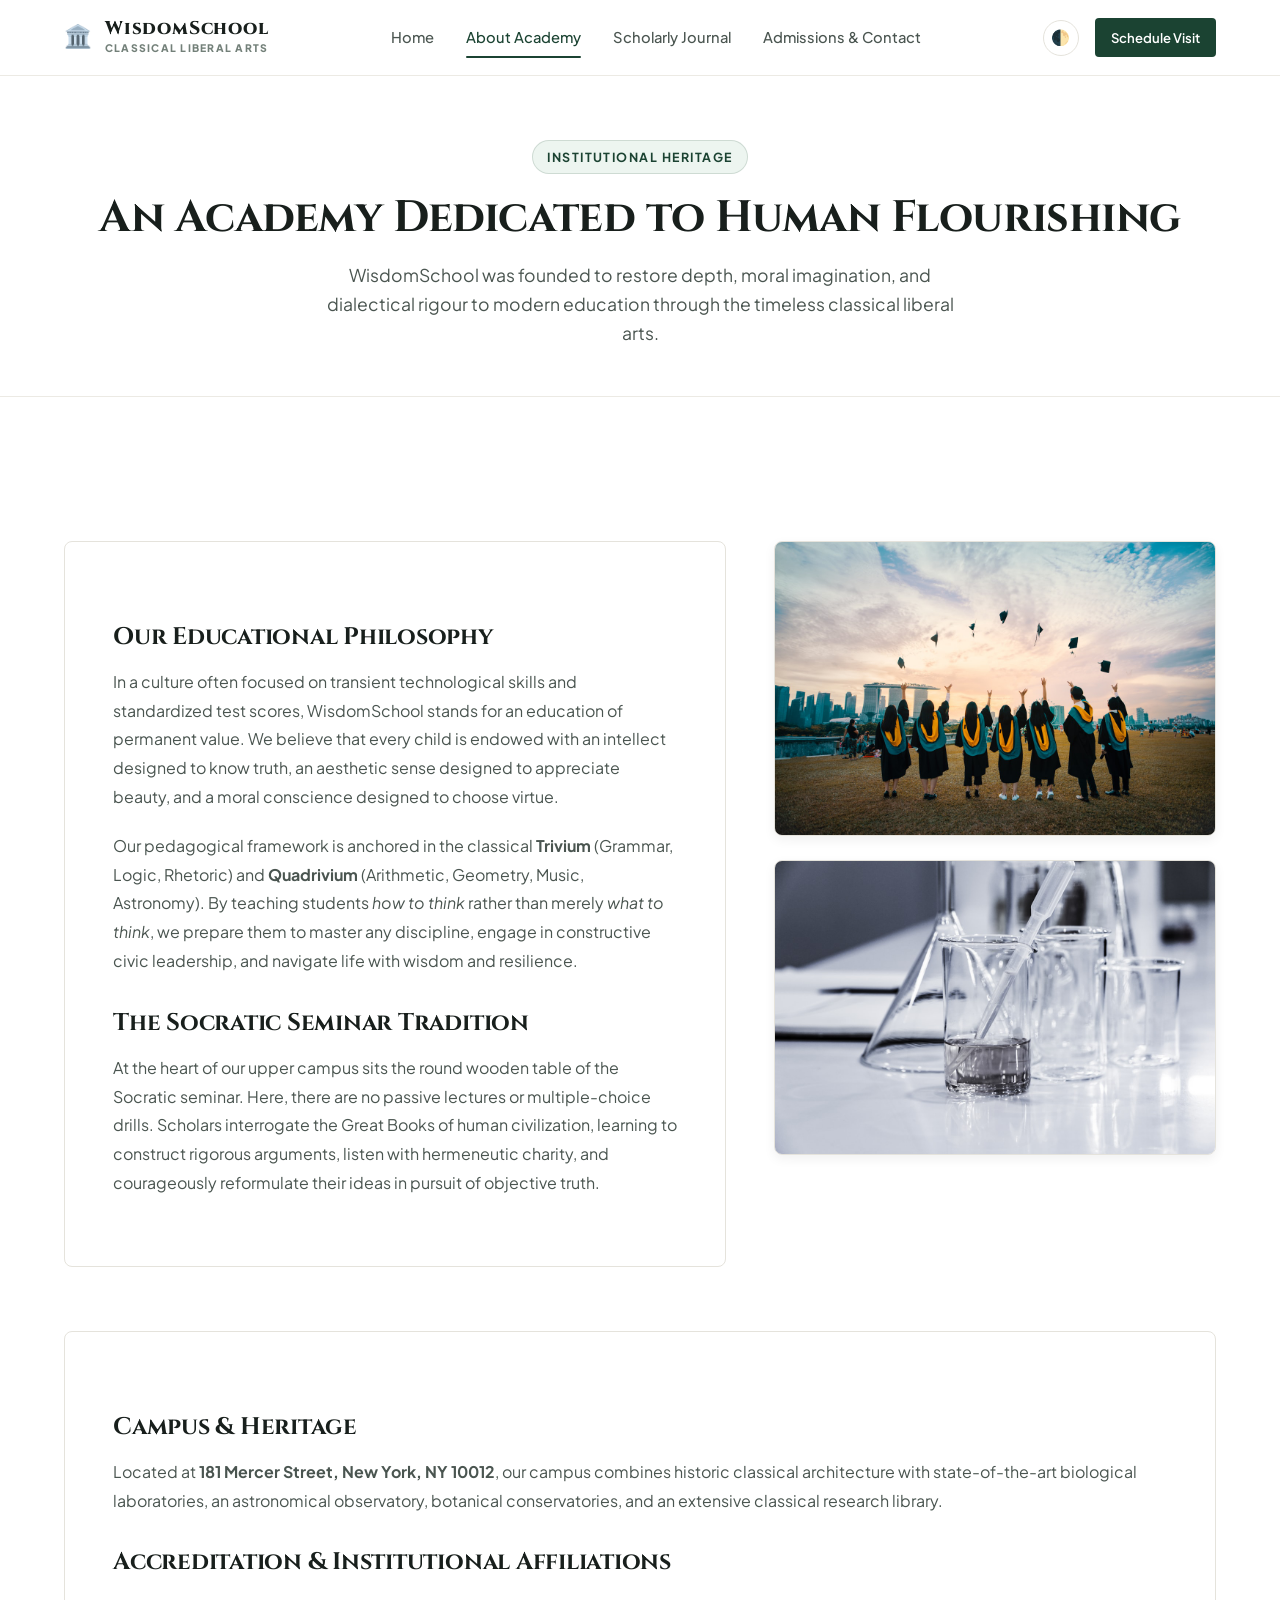
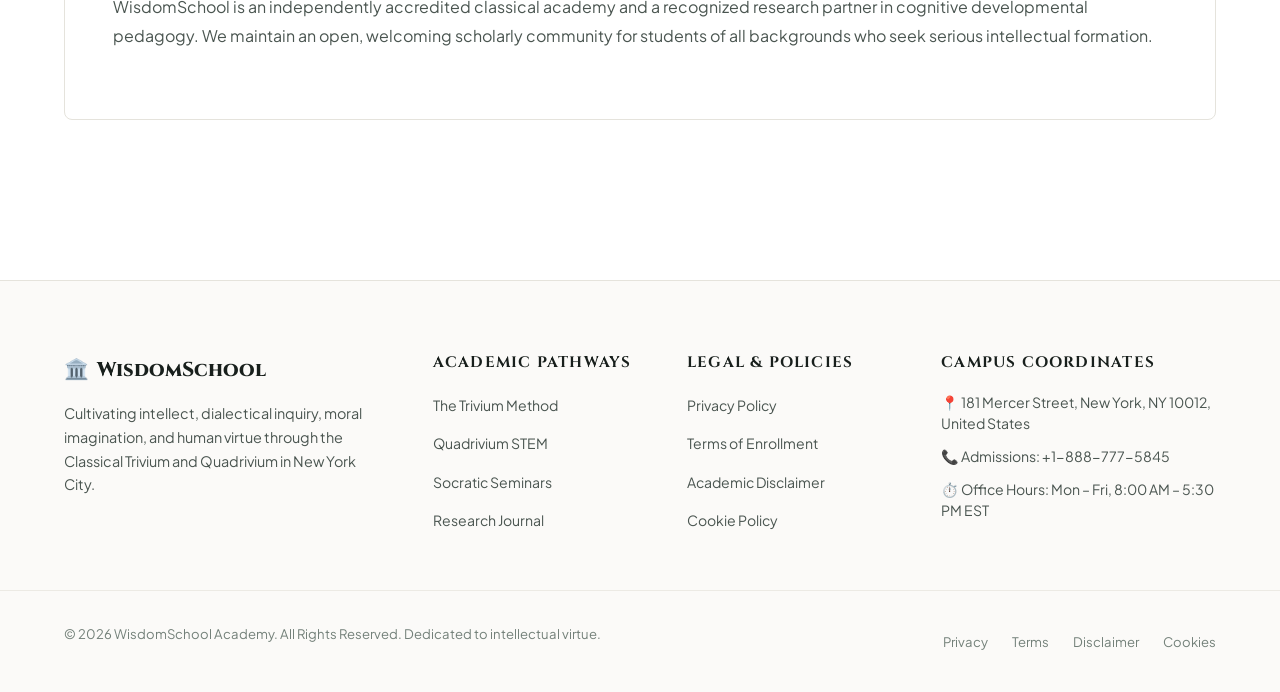
<file: about.html>
<!DOCTYPE html>
<html lang="en">
<head>
    <!-- Google Tag Manager / GA4 -->
    <script async src="https://www.googletagmanager.com/gtag/js?id=G-0LY0HY7L01"></script>
    <script>
      window.dataLayer = window.dataLayer || [];
      function gtag(){dataLayer.push(arguments);}
      gtag('js', new Date());
      gtag('config', 'G-0LY0HY7L01');
    </script>
    <meta charset="UTF-8">
    <meta name="viewport" content="width=device-width, initial-scale=1.0">
    <title>About Our Academy & Classical Pedagogy | WisdomSchool Academy</title>
    <meta name="description" content="Discover the heritage, pedagogical mission, and faculty of WisdomSchool Classical Liberal Arts Academy in New York.">
    <link rel="stylesheet" href="style.css">
    <link rel="preconnect" href="https://fonts.googleapis.com">
    <link rel="preconnect" href="https://fonts.gstatic.com" crossorigin>
    <link href="https://fonts.googleapis.com/css2?family=Cinzel:wght@600;700;800;900&family=Plus+Jakarta+Sans:ital,wght@0,300;0,400;0,500;0,600;0,700;0,800;1,400;1,600&display=swap" rel="stylesheet">
</head>
<body data-theme="light">
    <!-- Header -->
    <header class="site-header">
        <div class="header-container">
            <a href="index.html" class="brand-logo">
                <span class="brand-crest">🏛️</span>
                <div class="brand-text">
                    <span class="brand-name">WisdomSchool</span>
                    <span class="brand-sub">Classical Liberal Arts</span>
                </div>
            </a>
            <nav class="desktop-nav">
                <a href="index.html" class="nav-link ">Home</a>
                <a href="about.html" class="nav-link active">About Academy</a>
                <a href="blog.html" class="nav-link ">Scholarly Journal</a>
                <a href="contact.html" class="nav-link ">Admissions & Contact</a>
            </nav>
            <div class="header-actions">
                <button class="theme-toggle-btn" id="themeToggle" aria-label="Toggle Theme">
                    <span class="theme-icon">🌓</span>
                </button>
                <a href="contact.html" class="btn btn-primary btn-sm">Schedule Visit</a>
                <button class="mobile-menu-btn" id="menuToggle" aria-label="Open Navigation Menu">
                    <span></span><span></span><span></span>
                </button>
            </div>
        </div>
    </header>

    <div class="mobile-drawer" id="mobileDrawer">
        <div class="mobile-drawer-header">
            <span class="brand-name">WisdomSchool</span>
            <button class="mobile-drawer-close" id="drawerClose">&times;</button>
        </div>
        <nav class="mobile-nav">
            <a href="index.html" class="mobile-nav-link">Home</a>
            <a href="about.html" class="mobile-nav-link">About Academy</a>
            <a href="blog.html" class="mobile-nav-link">Scholarly Journal</a>
            <a href="contact.html" class="mobile-nav-link">Admissions & Contact</a>
        </nav>
        <div class="mobile-drawer-footer">
            <p><strong>WisdomSchool Academy</strong></p>
            <p>181 Mercer Street, New York, NY 10012, United States</p>
            <p>Admissions: +1-888-777-5845</p>
        </div>
    </div>

    <main class="main-content">
        <section class="page-hero">
            <div class="container">
                <span class="eyebrow-badge">Institutional Heritage</span>
                <h1 class="page-hero-title">An Academy Dedicated to Human Flourishing</h1>
                <p class="page-hero-sub">
                    WisdomSchool was founded to restore depth, moral imagination, and dialectical rigour to modern education through the timeless classical liberal arts.
                </p>
            </div>
        </section>

        <section class="section-py">
            <div class="container">
                <div style="display: grid; grid-template-columns: 1.2fr 0.8fr; gap: 3rem; align-items: start; margin-bottom: 4rem;">
                    <div class="legal-content-box" style="margin: 0; max-width: none;">
                        <h2>Our Educational Philosophy</h2>
                        <p>
                            In a culture often focused on transient technological skills and standardized test scores, WisdomSchool stands for an education of permanent value. We believe that every child is endowed with an intellect designed to know truth, an aesthetic sense designed to appreciate beauty, and a moral conscience designed to choose virtue.
                        </p>
                        <p>
                            Our pedagogical framework is anchored in the classical <strong>Trivium</strong> (Grammar, Logic, Rhetoric) and <strong>Quadrivium</strong> (Arithmetic, Geometry, Music, Astronomy). By teaching students <em>how to think</em> rather than merely <em>what to think</em>, we prepare them to master any discipline, engage in constructive civic leadership, and navigate life with wisdom and resilience.
                        </p>
                        <h2>The Socratic Seminar Tradition</h2>
                        <p>
                            At the heart of our upper campus sits the round wooden table of the Socratic seminar. Here, there are no passive lectures or multiple-choice drills. Scholars interrogate the Great Books of human civilization, learning to construct rigorous arguments, listen with hermeneutic charity, and courageously reformulate their ideas in pursuit of objective truth.
                        </p>
                    </div>
                    <div>
                        <div style="border-radius: var(--radius-md); overflow: hidden; border: 1px solid var(--border-color); margin-bottom: 1.5rem; box-shadow: var(--shadow-md);">
                            <img src="images/hero-classical-academy-campus.jpg" alt="WisdomSchool Manhattan campus building">
                        </div>
                        <div style="border-radius: var(--radius-md); overflow: hidden; border: 1px solid var(--border-color); box-shadow: var(--shadow-md);">
                            <img src="images/advanced-stem-science-laboratory.jpg" alt="Advanced STEM science laboratory at WisdomSchool">
                        </div>
                    </div>
                </div>

                <div class="legal-content-box" style="max-width: none;">
                    <h2>Campus & Heritage</h2>
                    <p>
                        Located at <strong>181 Mercer Street, New York, NY 10012</strong>, our campus combines historic classical architecture with state-of-the-art biological laboratories, an astronomical observatory, botanical conservatories, and an extensive classical research library.
                    </p>
                    <h2>Accreditation & Institutional Affiliations</h2>
                    <p>
                        WisdomSchool is an independently accredited classical academy and a recognized research partner in cognitive developmental pedagogy. We maintain an open, welcoming scholarly community for students of all backgrounds who seek serious intellectual formation.
                    </p>
                </div>
            </div>
        </section>
    </main>
        <!-- Site Footer -->
    <footer class="site-footer">
        <div class="footer-top">
            <div class="footer-col brand-col">
                <div class="footer-logo">
                    <span>🏛️</span>
                    <span>WisdomSchool</span>
                </div>
                <p class="footer-desc">
                    Cultivating intellect, dialectical inquiry, moral imagination, and human virtue through the Classical Trivium and Quadrivium in New York City.
                </p>
            </div>

            <div class="footer-col links-col">
                <h4 class="footer-heading">Academic Pathways</h4>
                <ul class="footer-links">
                    <li><a href="about.html">The Trivium Method</a></li>
                    <li><a href="about.html">Quadrivium STEM</a></li>
                    <li><a href="about.html">Socratic Seminars</a></li>
                    <li><a href="blog.html">Research Journal</a></li>
                </ul>
            </div>

            <div class="footer-col links-col">
                <h4 class="footer-heading">Legal & Policies</h4>
                <ul class="footer-links">
                    <li><a href="privacy.html">Privacy Policy</a></li>
                    <li><a href="terms.html">Terms of Enrollment</a></li>
                    <li><a href="disclaimer.html">Academic Disclaimer</a></li>
                    <li><a href="cookies.html">Cookie Policy</a></li>
                </ul>
            </div>

            <div class="footer-col footer-contact">
                <h4 class="footer-heading">Campus Coordinates</h4>
                <p>📍 181 Mercer Street, New York, NY 10012, United States</p>
                <p>📞 Admissions: +1-888-777-5845</p>
                <p>⏱️ Office Hours: Mon &ndash; Fri, 8:00 AM &ndash; 5:30 PM EST</p>
            </div>
        </div>

        <div class="footer-bottom">
            <div class="footer-bottom-container">
                <p class="copyright-text">
                    &copy; 2026 WisdomSchool Academy. All Rights Reserved. Dedicated to intellectual virtue.
                </p>
                <div class="footer-bottom-links">
                    <a href="privacy.html">Privacy</a>
                    <a href="terms.html">Terms</a>
                    <a href="disclaimer.html">Disclaimer</a>
                    <a href="cookies.html">Cookies</a>
                </div>
            </div>
        </div>
    </footer>

    <script src="script.js"></script>
</body>
</html>
</file>
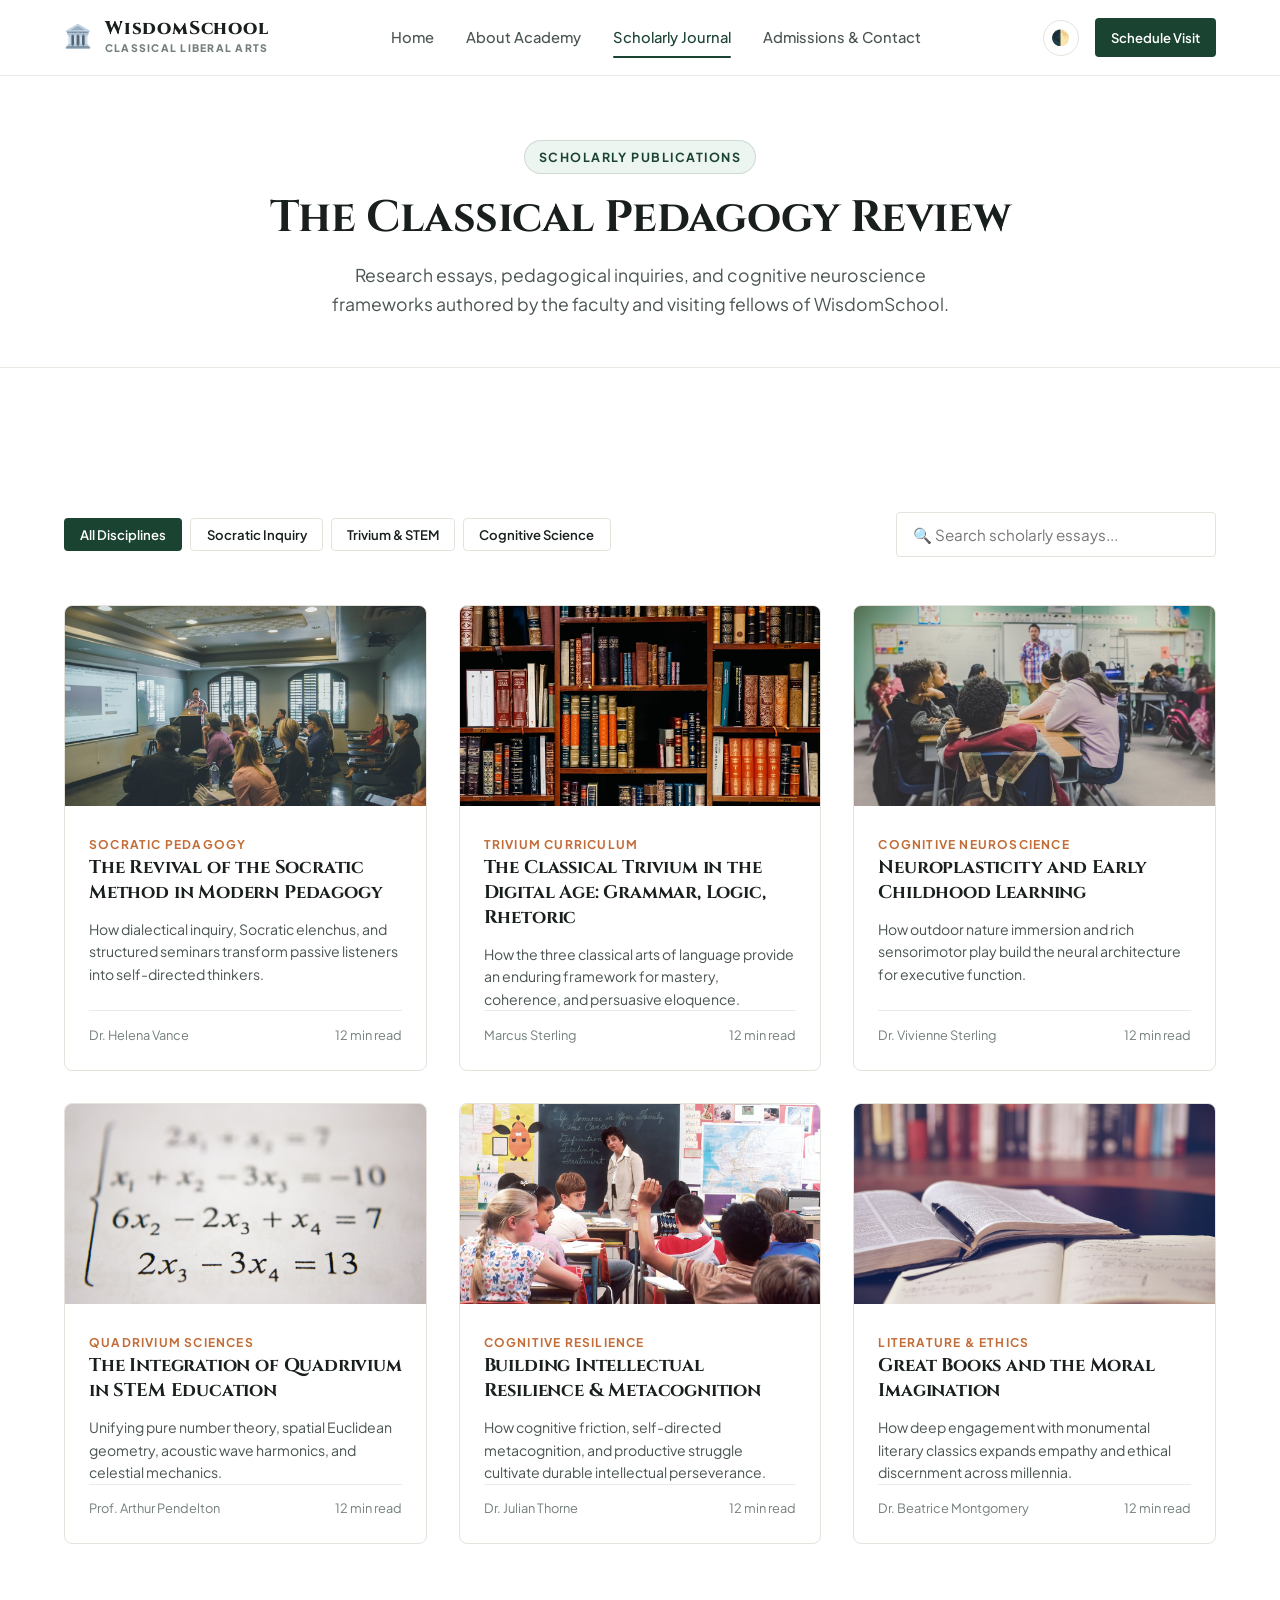
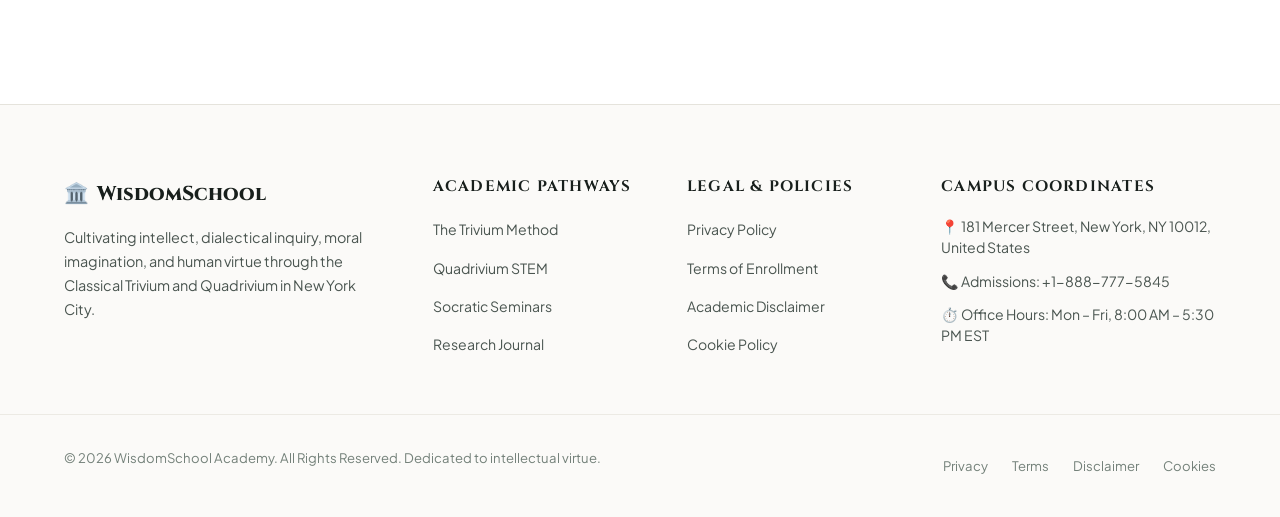
<file: blog.html>
<!DOCTYPE html>
<html lang="en">
<head>
    <!-- Google Tag Manager / GA4 -->
    <script async src="https://www.googletagmanager.com/gtag/js?id=G-0LY0HY7L01"></script>
    <script>
      window.dataLayer = window.dataLayer || [];
      function gtag(){dataLayer.push(arguments);}
      gtag('js', new Date());
      gtag('config', 'G-0LY0HY7L01');
    </script>
    <meta charset="UTF-8">
    <meta name="viewport" content="width=device-width, initial-scale=1.0">
    <title>Scholarly Journal & Classical Pedagogy Review | WisdomSchool Academy</title>
    <meta name="description" content="Read peer-reviewed essays, pedagogical research, and cognitive insights from WisdomSchool faculty fellows.">
    <link rel="stylesheet" href="style.css">
    <link rel="preconnect" href="https://fonts.googleapis.com">
    <link rel="preconnect" href="https://fonts.gstatic.com" crossorigin>
    <link href="https://fonts.googleapis.com/css2?family=Cinzel:wght@600;700;800;900&family=Plus+Jakarta+Sans:ital,wght@0,300;0,400;0,500;0,600;0,700;0,800;1,400;1,600&display=swap" rel="stylesheet">
</head>
<body data-theme="light">
    <!-- Header -->
    <header class="site-header">
        <div class="header-container">
            <a href="index.html" class="brand-logo">
                <span class="brand-crest">🏛️</span>
                <div class="brand-text">
                    <span class="brand-name">WisdomSchool</span>
                    <span class="brand-sub">Classical Liberal Arts</span>
                </div>
            </a>
            <nav class="desktop-nav">
                <a href="index.html" class="nav-link ">Home</a>
                <a href="about.html" class="nav-link ">About Academy</a>
                <a href="blog.html" class="nav-link active">Scholarly Journal</a>
                <a href="contact.html" class="nav-link ">Admissions & Contact</a>
            </nav>
            <div class="header-actions">
                <button class="theme-toggle-btn" id="themeToggle" aria-label="Toggle Theme">
                    <span class="theme-icon">🌓</span>
                </button>
                <a href="contact.html" class="btn btn-primary btn-sm">Schedule Visit</a>
                <button class="mobile-menu-btn" id="menuToggle" aria-label="Open Navigation Menu">
                    <span></span><span></span><span></span>
                </button>
            </div>
        </div>
    </header>

    <div class="mobile-drawer" id="mobileDrawer">
        <div class="mobile-drawer-header">
            <span class="brand-name">WisdomSchool</span>
            <button class="mobile-drawer-close" id="drawerClose">&times;</button>
        </div>
        <nav class="mobile-nav">
            <a href="index.html" class="mobile-nav-link">Home</a>
            <a href="about.html" class="mobile-nav-link">About Academy</a>
            <a href="blog.html" class="mobile-nav-link">Scholarly Journal</a>
            <a href="contact.html" class="mobile-nav-link">Admissions & Contact</a>
        </nav>
        <div class="mobile-drawer-footer">
            <p><strong>WisdomSchool Academy</strong></p>
            <p>181 Mercer Street, New York, NY 10012, United States</p>
            <p>Admissions: +1-888-777-5845</p>
        </div>
    </div>

    <main class="main-content">
        <section class="page-hero">
            <div class="container">
                <span class="eyebrow-badge">Scholarly Publications</span>
                <h1 class="page-hero-title">The Classical Pedagogy Review</h1>
                <p class="page-hero-sub">
                    Research essays, pedagogical inquiries, and cognitive neuroscience frameworks authored by the faculty and visiting fellows of WisdomSchool.
                </p>
            </div>
        </section>

        <section class="section-py">
            <div class="container">
                <!-- Search & Filters -->
                <div style="display: flex; justify-content: space-between; align-items: center; margin-bottom: 3rem; flex-wrap: wrap; gap: 1rem;">
                    <div style="display: flex; gap: 0.5rem; flex-wrap: wrap;">
                        <button class="category-filter-btn btn btn-primary btn-sm active" data-category="all">All Disciplines</button>
                        <button class="category-filter-btn btn btn-outline btn-sm" data-category="socratic">Socratic Inquiry</button>
                        <button class="category-filter-btn btn btn-outline btn-sm" data-category="trivium">Trivium & STEM</button>
                        <button class="category-filter-btn btn btn-outline btn-sm" data-category="cognitive">Cognitive Science</button>
                    </div>
                    <div style="max-width: 320px; width: 100%;">
                        <input type="text" id="journalSearch" class="form-input" placeholder="🔍 Search scholarly essays...">
                    </div>
                </div>

                <!-- Journal Grid -->
                <div class="journal-index-grid">
                    <!-- Article 1 -->
                    <article class="journal-card" data-category="socratic">
                        <div class="journal-card-media">
                            <img src="images/socratic-seminar-student-discussion.jpg" alt="Socratic seminar dialogue">
                        </div>
                        <div class="journal-card-body">
                            <div>
                                <span class="journal-category">Socratic Pedagogy</span>
                                <h2 class="journal-title">
                                    <a href="blog/the-revival-of-the-socratic-method-in-modern-pedagogy-critical-dialogue-and-cognitive-autonomy.html">
                                        The Revival of the Socratic Method in Modern Pedagogy
                                    </a>
                                </h2>
                                <p class="journal-excerpt">
                                    How dialectical inquiry, Socratic elenchus, and structured seminars transform passive listeners into self-directed thinkers.
                                </p>
                            </div>
                            <div class="journal-meta">
                                <span>Dr. Helena Vance</span>
                                <span>12 min read</span>
                            </div>
                        </div>
                    </article>

                    <!-- Article 2 -->
                    <article class="journal-card" data-category="trivium">
                        <div class="journal-card-media">
                            <img src="images/classical-library-study-hall.jpg" alt="Classical library research">
                        </div>
                        <div class="journal-card-body">
                            <div>
                                <span class="journal-category">Trivium Curriculum</span>
                                <h2 class="journal-title">
                                    <a href="blog/the-classical-trivium-in-the-digital-age-grammar-logic-and-rhetoric-for-future-minds.html">
                                        The Classical Trivium in the Digital Age: Grammar, Logic, Rhetoric
                                    </a>
                                </h2>
                                <p class="journal-excerpt">
                                    How the three classical arts of language provide an enduring framework for mastery, coherence, and persuasive eloquence.
                                </p>
                            </div>
                            <div class="journal-meta">
                                <span>Marcus Sterling</span>
                                <span>12 min read</span>
                            </div>
                        </div>
                    </article>

                    <!-- Article 3 -->
                    <article class="journal-card" data-category="cognitive">
                        <div class="journal-card-media">
                            <img src="images/early-childhood-nature-exploration.jpg" alt="Early childhood nature exploration">
                        </div>
                        <div class="journal-card-body">
                            <div>
                                <span class="journal-category">Cognitive Neuroscience</span>
                                <h2 class="journal-title">
                                    <a href="blog/neuroplasticity-and-early-childhood-learning-sensorimotor-play-nature-immersion-and-executive-function.html">
                                        Neuroplasticity and Early Childhood Learning
                                    </a>
                                </h2>
                                <p class="journal-excerpt">
                                    How outdoor nature immersion and rich sensorimotor play build the neural architecture for executive function.
                                </p>
                            </div>
                            <div class="journal-meta">
                                <span>Dr. Vivienne Sterling</span>
                                <span>12 min read</span>
                            </div>
                        </div>
                    </article>

                    <!-- Article 4 -->
                    <article class="journal-card" data-category="trivium">
                        <div class="journal-card-media">
                            <img src="images/mathematics-geometry-blackboard.jpg" alt="Mathematics and geometry proof">
                        </div>
                        <div class="journal-card-body">
                            <div>
                                <span class="journal-category">Quadrivium Sciences</span>
                                <h2 class="journal-title">
                                    <a href="blog/the-integration-of-quadrivium-mathematics-music-geometry-and-astronomy-in-stem-education.html">
                                        The Integration of Quadrivium in STEM Education
                                    </a>
                                </h2>
                                <p class="journal-excerpt">
                                    Unifying pure number theory, spatial Euclidean geometry, acoustic wave harmonics, and celestial mechanics.
                                </p>
                            </div>
                            <div class="journal-meta">
                                <span>Prof. Arthur Pendelton</span>
                                <span>12 min read</span>
                            </div>
                        </div>
                    </article>

                    <!-- Article 5 -->
                    <article class="journal-card" data-category="cognitive">
                        <div class="journal-card-media">
                            <img src="images/teacher-mentorship-guidance.jpg" alt="Teacher mentorship and guidance">
                        </div>
                        <div class="journal-card-body">
                            <div>
                                <span class="journal-category">Cognitive Resilience</span>
                                <h2 class="journal-title">
                                    <a href="blog/building-intellectual-resilience-metacognitive-strategies-productive-struggle-and-growth-mindsets.html">
                                        Building Intellectual Resilience & Metacognition
                                    </a>
                                </h2>
                                <p class="journal-excerpt">
                                    How cognitive friction, self-directed metacognition, and productive struggle cultivate durable intellectual perseverance.
                                </p>
                            </div>
                            <div class="journal-meta">
                                <span>Dr. Julian Thorne</span>
                                <span>12 min read</span>
                            </div>
                        </div>
                    </article>

                    <!-- Article 6 -->
                    <article class="journal-card" data-category="socratic">
                        <div class="journal-card-media">
                            <img src="images/great-books-scholarly-reading.jpg" alt="Scholars reading great books">
                        </div>
                        <div class="journal-card-body">
                            <div>
                                <span class="journal-category">Literature & Ethics</span>
                                <h2 class="journal-title">
                                    <a href="blog/the-role-of-great-books-and-literature-in-moral-imagination-and-empathy-development.html">
                                        Great Books and the Moral Imagination
                                    </a>
                                </h2>
                                <p class="journal-excerpt">
                                    How deep engagement with monumental literary classics expands empathy and ethical discernment across millennia.
                                </p>
                            </div>
                            <div class="journal-meta">
                                <span>Dr. Beatrice Montgomery</span>
                                <span>12 min read</span>
                            </div>
                        </div>
                    </article>
                </div>
            </div>
        </section>
    </main>
        <!-- Site Footer -->
    <footer class="site-footer">
        <div class="footer-top">
            <div class="footer-col brand-col">
                <div class="footer-logo">
                    <span>🏛️</span>
                    <span>WisdomSchool</span>
                </div>
                <p class="footer-desc">
                    Cultivating intellect, dialectical inquiry, moral imagination, and human virtue through the Classical Trivium and Quadrivium in New York City.
                </p>
            </div>

            <div class="footer-col links-col">
                <h4 class="footer-heading">Academic Pathways</h4>
                <ul class="footer-links">
                    <li><a href="about.html">The Trivium Method</a></li>
                    <li><a href="about.html">Quadrivium STEM</a></li>
                    <li><a href="about.html">Socratic Seminars</a></li>
                    <li><a href="blog.html">Research Journal</a></li>
                </ul>
            </div>

            <div class="footer-col links-col">
                <h4 class="footer-heading">Legal & Policies</h4>
                <ul class="footer-links">
                    <li><a href="privacy.html">Privacy Policy</a></li>
                    <li><a href="terms.html">Terms of Enrollment</a></li>
                    <li><a href="disclaimer.html">Academic Disclaimer</a></li>
                    <li><a href="cookies.html">Cookie Policy</a></li>
                </ul>
            </div>

            <div class="footer-col footer-contact">
                <h4 class="footer-heading">Campus Coordinates</h4>
                <p>📍 181 Mercer Street, New York, NY 10012, United States</p>
                <p>📞 Admissions: +1-888-777-5845</p>
                <p>⏱️ Office Hours: Mon &ndash; Fri, 8:00 AM &ndash; 5:30 PM EST</p>
            </div>
        </div>

        <div class="footer-bottom">
            <div class="footer-bottom-container">
                <p class="copyright-text">
                    &copy; 2026 WisdomSchool Academy. All Rights Reserved. Dedicated to intellectual virtue.
                </p>
                <div class="footer-bottom-links">
                    <a href="privacy.html">Privacy</a>
                    <a href="terms.html">Terms</a>
                    <a href="disclaimer.html">Disclaimer</a>
                    <a href="cookies.html">Cookies</a>
                </div>
            </div>
        </div>
    </footer>

    <script src="script.js"></script>
</body>
</html>
</file>
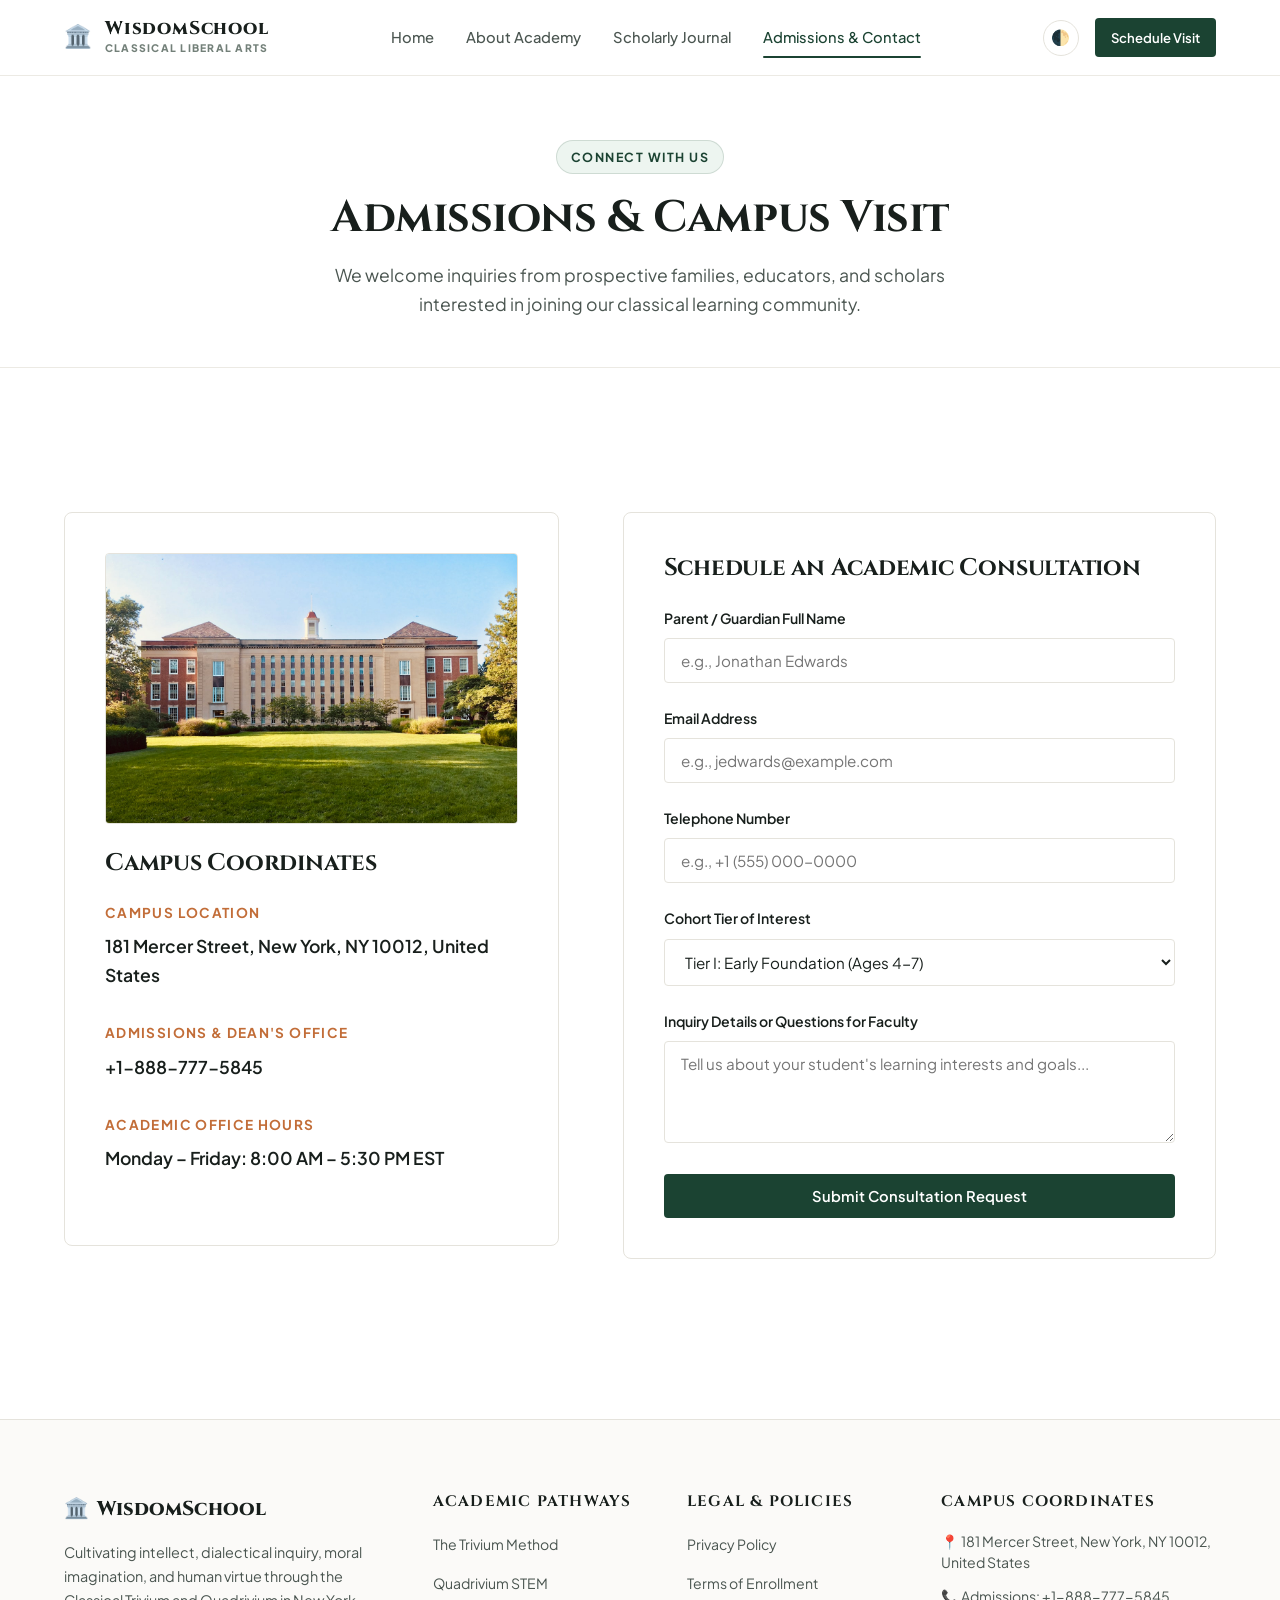
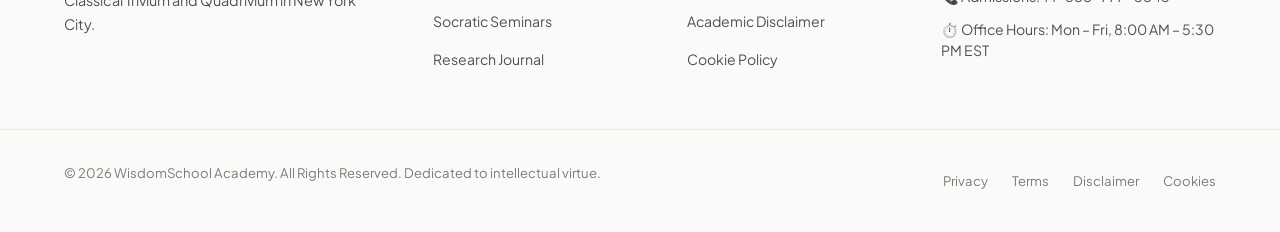
<file: contact.html>
<!DOCTYPE html>
<html lang="en">
<head>
    <!-- Google Tag Manager / GA4 -->
    <script async src="https://www.googletagmanager.com/gtag/js?id=G-0LY0HY7L01"></script>
    <script>
      window.dataLayer = window.dataLayer || [];
      function gtag(){dataLayer.push(arguments);}
      gtag('js', new Date());
      gtag('config', 'G-0LY0HY7L01');
    </script>
    <meta charset="UTF-8">
    <meta name="viewport" content="width=device-width, initial-scale=1.0">
    <title>Admissions & Campus Inquiries | WisdomSchool Academy</title>
    <meta name="description" content="Contact WisdomSchool Classical Academy, schedule a campus visit at 181 Mercer Street, NY, or inquire for upcoming cohorts.">
    <link rel="stylesheet" href="style.css">
    <link rel="preconnect" href="https://fonts.googleapis.com">
    <link rel="preconnect" href="https://fonts.gstatic.com" crossorigin>
    <link href="https://fonts.googleapis.com/css2?family=Cinzel:wght@600;700;800;900&family=Plus+Jakarta+Sans:ital,wght@0,300;0,400;0,500;0,600;0,700;0,800;1,400;1,600&display=swap" rel="stylesheet">
</head>
<body data-theme="light">
    <!-- Header -->
    <header class="site-header">
        <div class="header-container">
            <a href="index.html" class="brand-logo">
                <span class="brand-crest">🏛️</span>
                <div class="brand-text">
                    <span class="brand-name">WisdomSchool</span>
                    <span class="brand-sub">Classical Liberal Arts</span>
                </div>
            </a>
            <nav class="desktop-nav">
                <a href="index.html" class="nav-link ">Home</a>
                <a href="about.html" class="nav-link ">About Academy</a>
                <a href="blog.html" class="nav-link ">Scholarly Journal</a>
                <a href="contact.html" class="nav-link active">Admissions & Contact</a>
            </nav>
            <div class="header-actions">
                <button class="theme-toggle-btn" id="themeToggle" aria-label="Toggle Theme">
                    <span class="theme-icon">🌓</span>
                </button>
                <a href="contact.html" class="btn btn-primary btn-sm">Schedule Visit</a>
                <button class="mobile-menu-btn" id="menuToggle" aria-label="Open Navigation Menu">
                    <span></span><span></span><span></span>
                </button>
            </div>
        </div>
    </header>

    <div class="mobile-drawer" id="mobileDrawer">
        <div class="mobile-drawer-header">
            <span class="brand-name">WisdomSchool</span>
            <button class="mobile-drawer-close" id="drawerClose">&times;</button>
        </div>
        <nav class="mobile-nav">
            <a href="index.html" class="mobile-nav-link">Home</a>
            <a href="about.html" class="mobile-nav-link">About Academy</a>
            <a href="blog.html" class="mobile-nav-link">Scholarly Journal</a>
            <a href="contact.html" class="mobile-nav-link">Admissions & Contact</a>
        </nav>
        <div class="mobile-drawer-footer">
            <p><strong>WisdomSchool Academy</strong></p>
            <p>181 Mercer Street, New York, NY 10012, United States</p>
            <p>Admissions: +1-888-777-5845</p>
        </div>
    </div>

    <main class="main-content">
        <section class="page-hero">
            <div class="container">
                <span class="eyebrow-badge">Connect With Us</span>
                <h1 class="page-hero-title">Admissions & Campus Visit</h1>
                <p class="page-hero-sub">
                    We welcome inquiries from prospective families, educators, and scholars interested in joining our classical learning community.
                </p>
            </div>
        </section>

        <section class="section-py">
            <div class="container">
                <div class="contact-layout-grid">
                    <div class="contact-info-panel">
                        <div style="border-radius: var(--radius-sm); overflow: hidden; border: 1px solid var(--border-color); margin-bottom: 1.5rem;">
                            <img src="images/campus-green-courtyard-walk.jpg" alt="WisdomSchool campus courtyard entrance">
                        </div>
                        <h2 style="font-size: 1.5rem; margin-bottom: 1.5rem;">Campus Coordinates</h2>
                        
                        <div class="contact-item">
                            <div class="contact-item-title">Campus Location</div>
                            <div class="contact-item-val">181 Mercer Street, New York, NY 10012, United States</div>
                        </div>

                        <div class="contact-item">
                            <div class="contact-item-title">Admissions & Dean's Office</div>
                            <div class="contact-item-val">+1-888-777-5845</div>
                        </div>

                        <div class="contact-item">
                            <div class="contact-item-title">Academic Office Hours</div>
                            <div class="contact-item-val">Monday &ndash; Friday: 8:00 AM &ndash; 5:30 PM EST</div>
                        </div>
                    </div>

                    <div class="contact-form-panel">
                        <h2 style="font-size: 1.5rem; margin-bottom: 1.5rem;">Schedule an Academic Consultation</h2>
                        <form onsubmit="event.preventDefault(); alert('Thank you for contacting WisdomSchool. An admissions dean will be in touch within 24 hours.'); this.reset();">
                            <div class="form-group">
                                <label class="form-label">Parent / Guardian Full Name</label>
                                <input type="text" class="form-input" required placeholder="e.g., Jonathan Edwards">
                            </div>

                            <div class="form-group">
                                <label class="form-label">Email Address</label>
                                <input type="email" class="form-input" required placeholder="e.g., jedwards@example.com">
                            </div>

                            <div class="form-group">
                                <label class="form-label">Telephone Number</label>
                                <input type="tel" class="form-input" required placeholder="e.g., +1 (555) 000-0000">
                            </div>

                            <div class="form-group">
                                <label class="form-label">Cohort Tier of Interest</label>
                                <select class="form-select">
                                    <option>Tier I: Early Foundation (Ages 4-7)</option>
                                    <option>Tier II: Grammaticus (Ages 8-11)</option>
                                    <option>Tier III: Dialectica (Ages 12-14)</option>
                                    <option>Tier IV: Rhetorica & Senior Thesis (Ages 15-18)</option>
                                </select>
                            </div>

                            <div class="form-group">
                                <label class="form-label">Inquiry Details or Questions for Faculty</label>
                                <textarea class="form-textarea" rows="4" placeholder="Tell us about your student's learning interests and goals..."></textarea>
                            </div>

                            <button type="submit" class="btn btn-primary" style="width: 100%;">Submit Consultation Request</button>
                        </form>
                    </div>
                </div>
            </div>
        </section>
    </main>
        <!-- Site Footer -->
    <footer class="site-footer">
        <div class="footer-top">
            <div class="footer-col brand-col">
                <div class="footer-logo">
                    <span>🏛️</span>
                    <span>WisdomSchool</span>
                </div>
                <p class="footer-desc">
                    Cultivating intellect, dialectical inquiry, moral imagination, and human virtue through the Classical Trivium and Quadrivium in New York City.
                </p>
            </div>

            <div class="footer-col links-col">
                <h4 class="footer-heading">Academic Pathways</h4>
                <ul class="footer-links">
                    <li><a href="about.html">The Trivium Method</a></li>
                    <li><a href="about.html">Quadrivium STEM</a></li>
                    <li><a href="about.html">Socratic Seminars</a></li>
                    <li><a href="blog.html">Research Journal</a></li>
                </ul>
            </div>

            <div class="footer-col links-col">
                <h4 class="footer-heading">Legal & Policies</h4>
                <ul class="footer-links">
                    <li><a href="privacy.html">Privacy Policy</a></li>
                    <li><a href="terms.html">Terms of Enrollment</a></li>
                    <li><a href="disclaimer.html">Academic Disclaimer</a></li>
                    <li><a href="cookies.html">Cookie Policy</a></li>
                </ul>
            </div>

            <div class="footer-col footer-contact">
                <h4 class="footer-heading">Campus Coordinates</h4>
                <p>📍 181 Mercer Street, New York, NY 10012, United States</p>
                <p>📞 Admissions: +1-888-777-5845</p>
                <p>⏱️ Office Hours: Mon &ndash; Fri, 8:00 AM &ndash; 5:30 PM EST</p>
            </div>
        </div>

        <div class="footer-bottom">
            <div class="footer-bottom-container">
                <p class="copyright-text">
                    &copy; 2026 WisdomSchool Academy. All Rights Reserved. Dedicated to intellectual virtue.
                </p>
                <div class="footer-bottom-links">
                    <a href="privacy.html">Privacy</a>
                    <a href="terms.html">Terms</a>
                    <a href="disclaimer.html">Disclaimer</a>
                    <a href="cookies.html">Cookies</a>
                </div>
            </div>
        </div>
    </footer>

    <script src="script.js"></script>
</body>
</html>
</file>
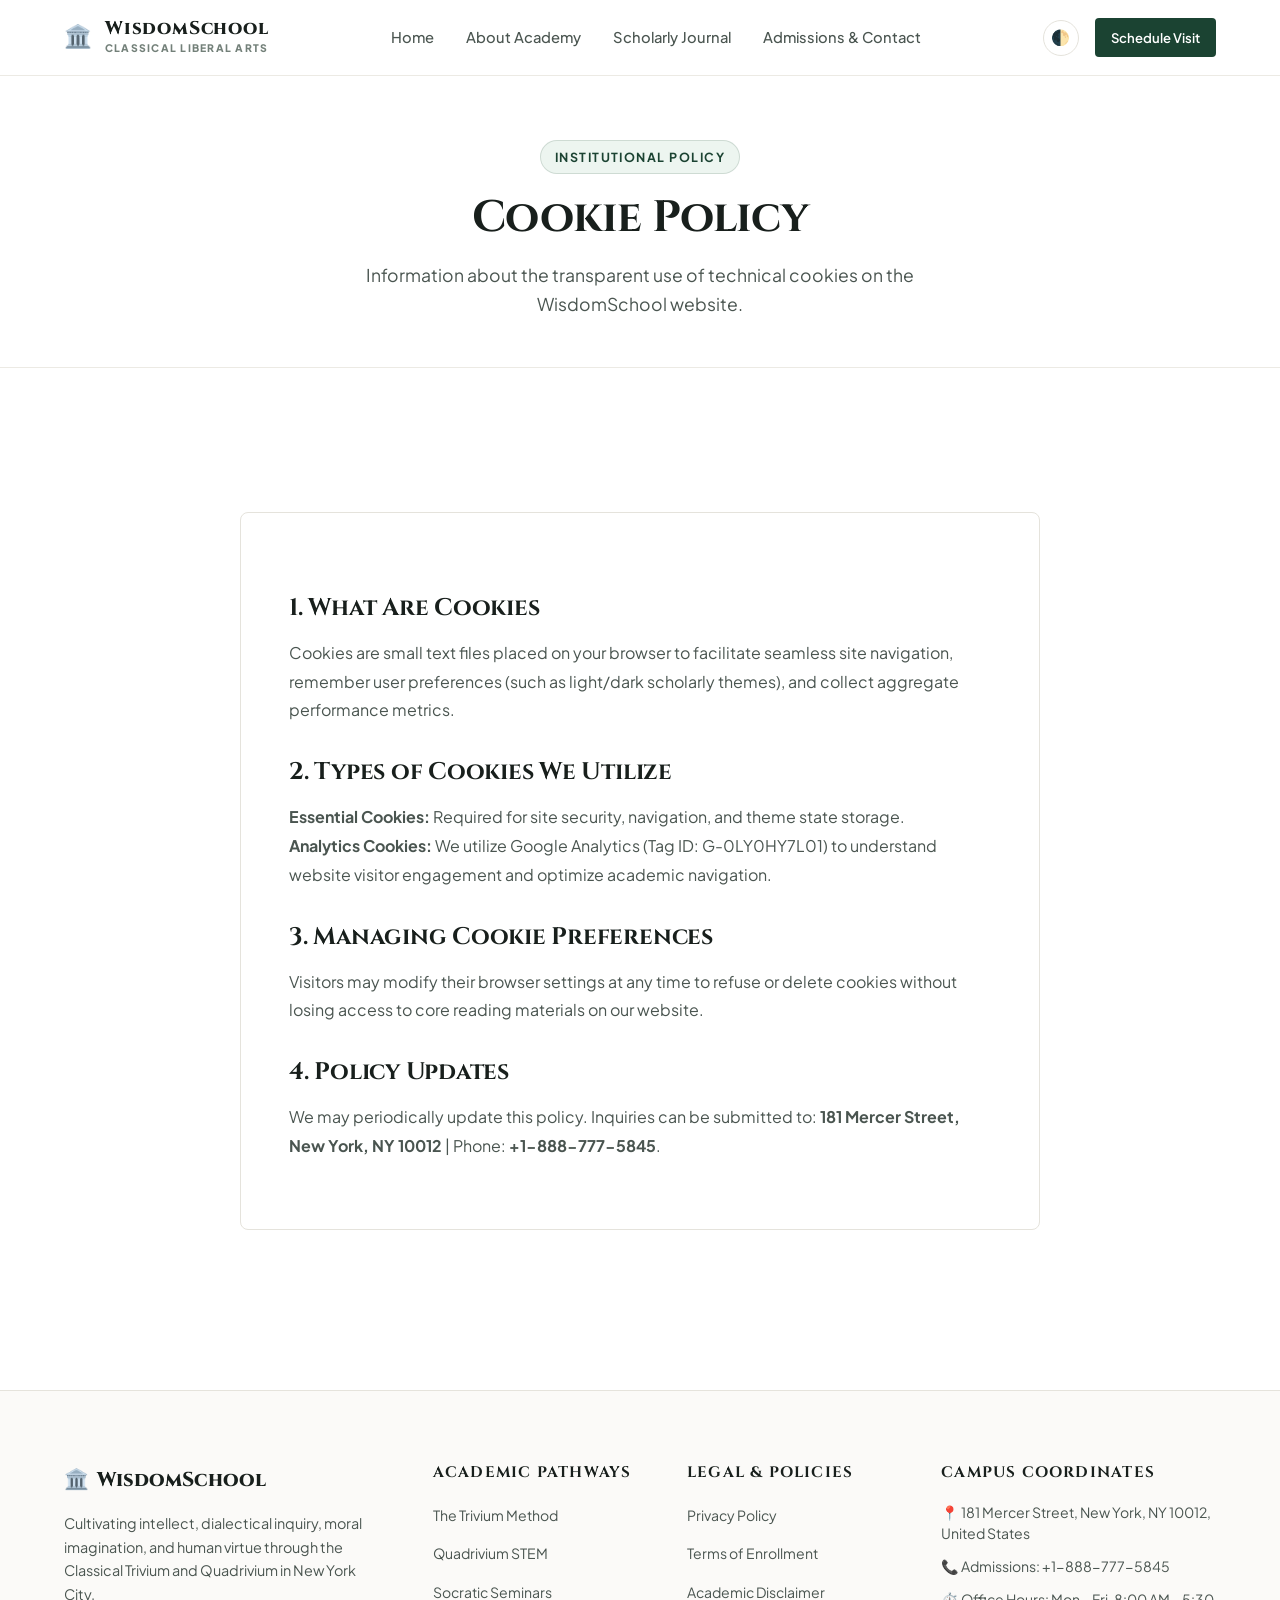
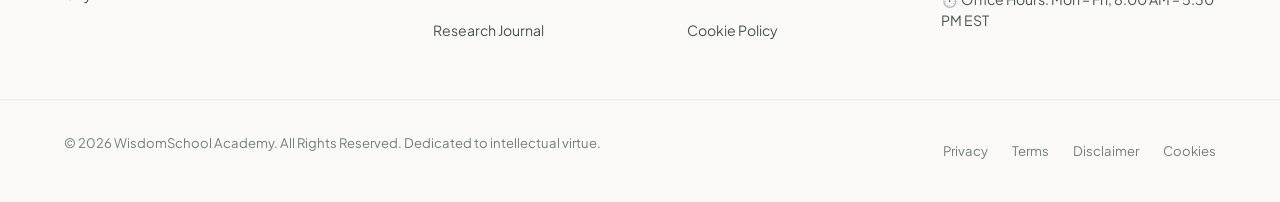
<file: cookies.html>
<!DOCTYPE html>
<html lang="en">
<head>
    <!-- Google Tag Manager / GA4 -->
    <script async src="https://www.googletagmanager.com/gtag/js?id=G-0LY0HY7L01"></script>
    <script>
      window.dataLayer = window.dataLayer || [];
      function gtag(){dataLayer.push(arguments);}
      gtag('js', new Date());
      gtag('config', 'G-0LY0HY7L01');
    </script>
    <meta charset="UTF-8">
    <meta name="viewport" content="width=device-width, initial-scale=1.0">
    <title>Cookie Policy | WisdomSchool Academy</title>
    <meta name="description" content="Information about the transparent use of technical cookies on the WisdomSchool website.">
    <link rel="stylesheet" href="style.css">
    <link rel="preconnect" href="https://fonts.googleapis.com">
    <link rel="preconnect" href="https://fonts.gstatic.com" crossorigin>
    <link href="https://fonts.googleapis.com/css2?family=Cinzel:wght@600;700;800;900&family=Plus+Jakarta+Sans:ital,wght@0,300;0,400;0,500;0,600;0,700;0,800;1,400;1,600&display=swap" rel="stylesheet">
</head>
<body data-theme="light">
    <!-- Header -->
    <header class="site-header">
        <div class="header-container">
            <a href="index.html" class="brand-logo">
                <span class="brand-crest">🏛️</span>
                <div class="brand-text">
                    <span class="brand-name">WisdomSchool</span>
                    <span class="brand-sub">Classical Liberal Arts</span>
                </div>
            </a>
            <nav class="desktop-nav">
                <a href="index.html" class="nav-link ">Home</a>
                <a href="about.html" class="nav-link ">About Academy</a>
                <a href="blog.html" class="nav-link ">Scholarly Journal</a>
                <a href="contact.html" class="nav-link ">Admissions & Contact</a>
            </nav>
            <div class="header-actions">
                <button class="theme-toggle-btn" id="themeToggle" aria-label="Toggle Theme">
                    <span class="theme-icon">🌓</span>
                </button>
                <a href="contact.html" class="btn btn-primary btn-sm">Schedule Visit</a>
                <button class="mobile-menu-btn" id="menuToggle" aria-label="Open Navigation Menu">
                    <span></span><span></span><span></span>
                </button>
            </div>
        </div>
    </header>

    <div class="mobile-drawer" id="mobileDrawer">
        <div class="mobile-drawer-header">
            <span class="brand-name">WisdomSchool</span>
            <button class="mobile-drawer-close" id="drawerClose">&times;</button>
        </div>
        <nav class="mobile-nav">
            <a href="index.html" class="mobile-nav-link">Home</a>
            <a href="about.html" class="mobile-nav-link">About Academy</a>
            <a href="blog.html" class="mobile-nav-link">Scholarly Journal</a>
            <a href="contact.html" class="mobile-nav-link">Admissions & Contact</a>
        </nav>
        <div class="mobile-drawer-footer">
            <p><strong>WisdomSchool Academy</strong></p>
            <p>181 Mercer Street, New York, NY 10012, United States</p>
            <p>Admissions: +1-888-777-5845</p>
        </div>
    </div>

        <main class="main-content">
            <section class="page-hero">
                <div class="container">
                    <span class="eyebrow-badge">Institutional Policy</span>
                    <h1 class="page-hero-title">Cookie Policy</h1>
                    <p class="page-hero-sub">Information about the transparent use of technical cookies on the WisdomSchool website.</p>
                </div>
            </section>

            <section class="section-py">
                <div class="container">
                    <div class="legal-content-box">
                        
            <h2>1. What Are Cookies</h2>
            <p>Cookies are small text files placed on your browser to facilitate seamless site navigation, remember user preferences (such as light/dark scholarly themes), and collect aggregate performance metrics.</p>
            <h2>2. Types of Cookies We Utilize</h2>
            <p><strong>Essential Cookies:</strong> Required for site security, navigation, and theme state storage.<br>
            <strong>Analytics Cookies:</strong> We utilize Google Analytics (Tag ID: G-0LY0HY7L01) to understand website visitor engagement and optimize academic navigation.</p>
            <h2>3. Managing Cookie Preferences</h2>
            <p>Visitors may modify their browser settings at any time to refuse or delete cookies without losing access to core reading materials on our website.</p>
            <h2>4. Policy Updates</h2>
            <p>We may periodically update this policy. Inquiries can be submitted to: <strong>181 Mercer Street, New York, NY 10012</strong> | Phone: <strong>+1-888-777-5845</strong>.</p>
        
                    </div>
                </div>
            </section>
        </main>
            <!-- Site Footer -->
    <footer class="site-footer">
        <div class="footer-top">
            <div class="footer-col brand-col">
                <div class="footer-logo">
                    <span>🏛️</span>
                    <span>WisdomSchool</span>
                </div>
                <p class="footer-desc">
                    Cultivating intellect, dialectical inquiry, moral imagination, and human virtue through the Classical Trivium and Quadrivium in New York City.
                </p>
            </div>

            <div class="footer-col links-col">
                <h4 class="footer-heading">Academic Pathways</h4>
                <ul class="footer-links">
                    <li><a href="about.html">The Trivium Method</a></li>
                    <li><a href="about.html">Quadrivium STEM</a></li>
                    <li><a href="about.html">Socratic Seminars</a></li>
                    <li><a href="blog.html">Research Journal</a></li>
                </ul>
            </div>

            <div class="footer-col links-col">
                <h4 class="footer-heading">Legal & Policies</h4>
                <ul class="footer-links">
                    <li><a href="privacy.html">Privacy Policy</a></li>
                    <li><a href="terms.html">Terms of Enrollment</a></li>
                    <li><a href="disclaimer.html">Academic Disclaimer</a></li>
                    <li><a href="cookies.html">Cookie Policy</a></li>
                </ul>
            </div>

            <div class="footer-col footer-contact">
                <h4 class="footer-heading">Campus Coordinates</h4>
                <p>📍 181 Mercer Street, New York, NY 10012, United States</p>
                <p>📞 Admissions: +1-888-777-5845</p>
                <p>⏱️ Office Hours: Mon &ndash; Fri, 8:00 AM &ndash; 5:30 PM EST</p>
            </div>
        </div>

        <div class="footer-bottom">
            <div class="footer-bottom-container">
                <p class="copyright-text">
                    &copy; 2026 WisdomSchool Academy. All Rights Reserved. Dedicated to intellectual virtue.
                </p>
                <div class="footer-bottom-links">
                    <a href="privacy.html">Privacy</a>
                    <a href="terms.html">Terms</a>
                    <a href="disclaimer.html">Disclaimer</a>
                    <a href="cookies.html">Cookies</a>
                </div>
            </div>
        </div>
    </footer>

    <script src="script.js"></script>
</body>
</html>
</file>
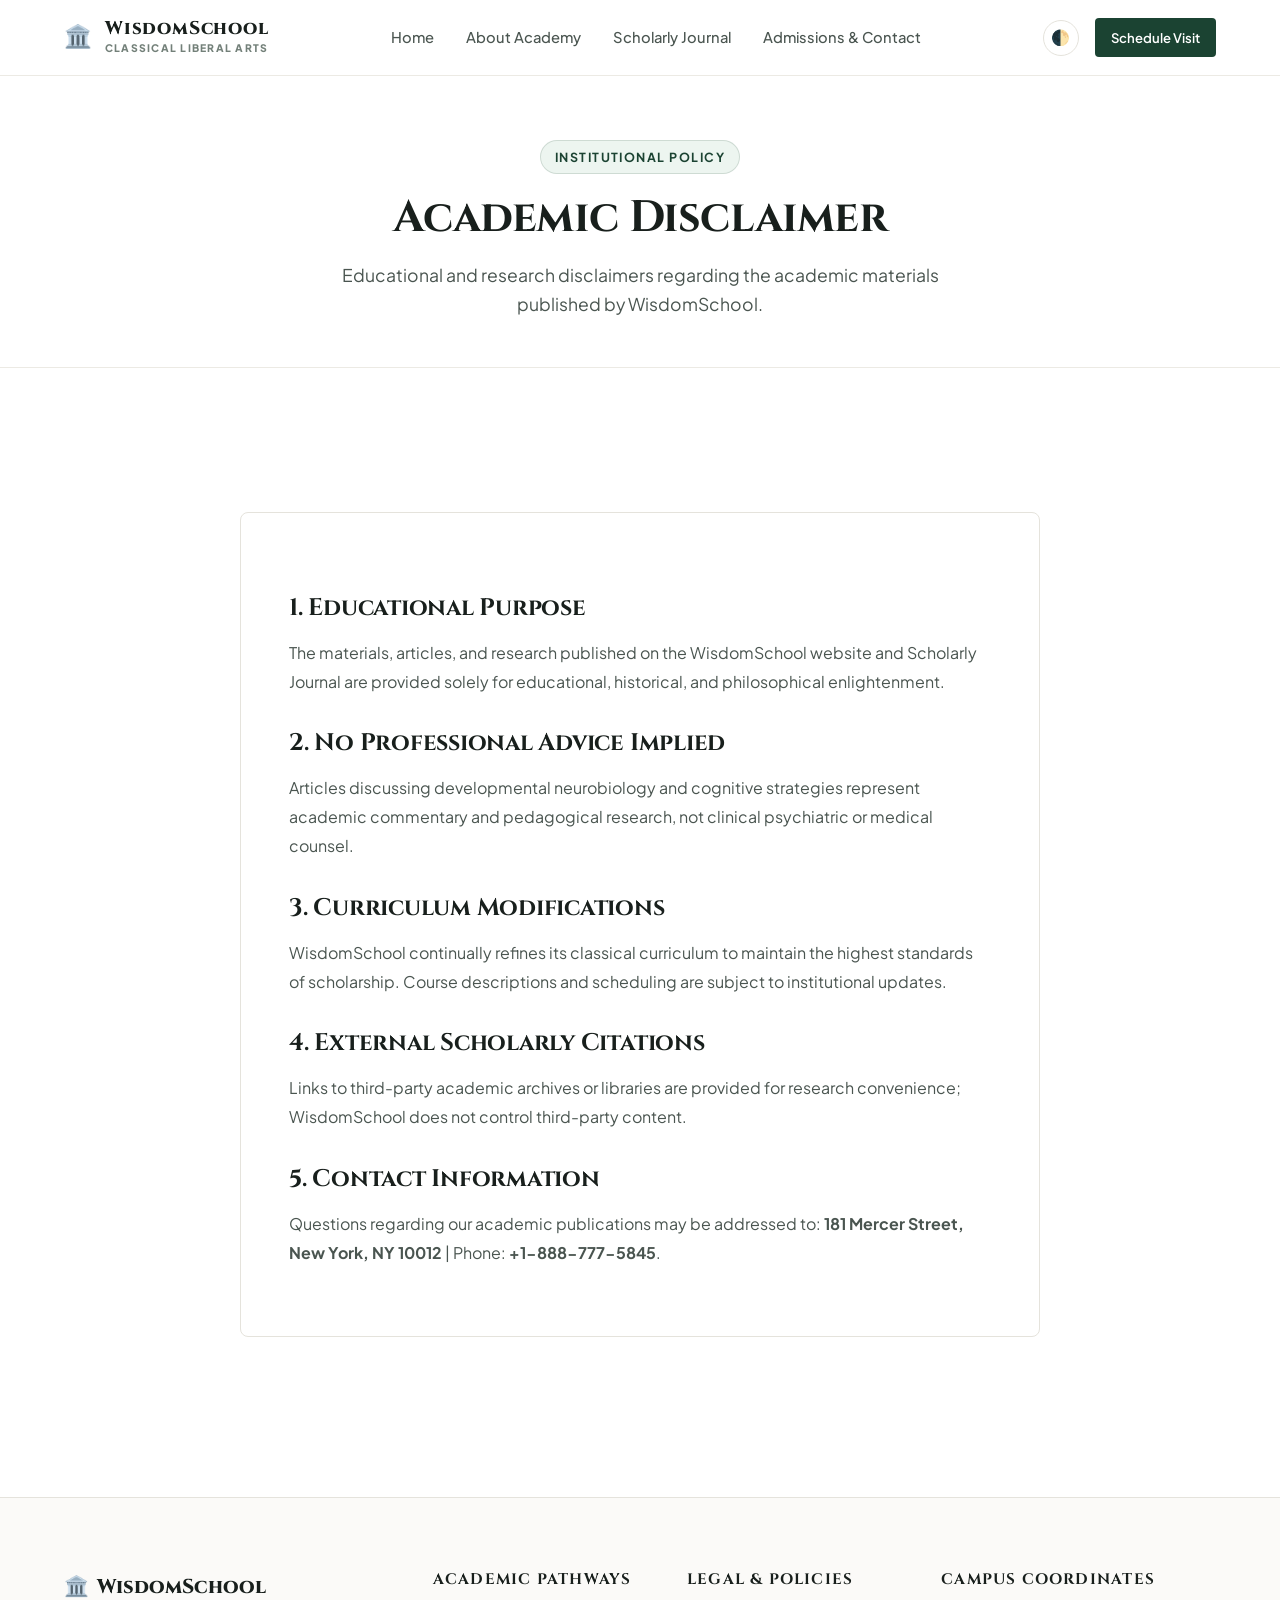
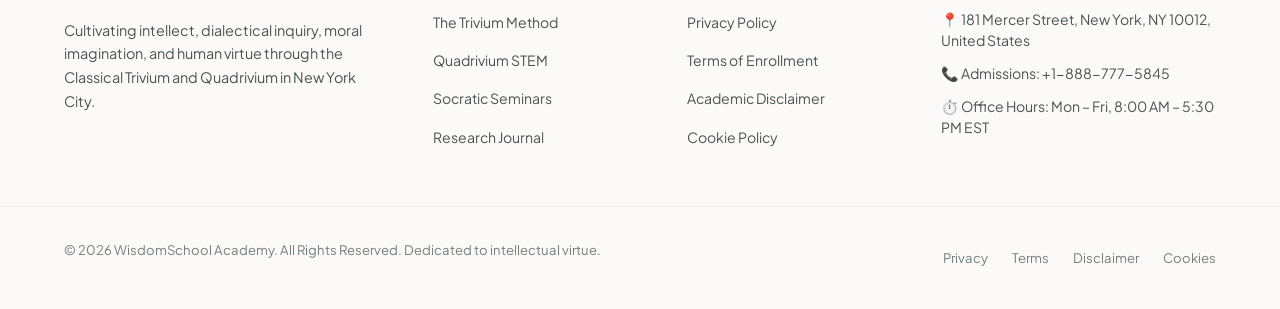
<file: disclaimer.html>
<!DOCTYPE html>
<html lang="en">
<head>
    <!-- Google Tag Manager / GA4 -->
    <script async src="https://www.googletagmanager.com/gtag/js?id=G-0LY0HY7L01"></script>
    <script>
      window.dataLayer = window.dataLayer || [];
      function gtag(){dataLayer.push(arguments);}
      gtag('js', new Date());
      gtag('config', 'G-0LY0HY7L01');
    </script>
    <meta charset="UTF-8">
    <meta name="viewport" content="width=device-width, initial-scale=1.0">
    <title>Academic Disclaimer | WisdomSchool Academy</title>
    <meta name="description" content="Educational and research disclaimers regarding the academic materials published by WisdomSchool.">
    <link rel="stylesheet" href="style.css">
    <link rel="preconnect" href="https://fonts.googleapis.com">
    <link rel="preconnect" href="https://fonts.gstatic.com" crossorigin>
    <link href="https://fonts.googleapis.com/css2?family=Cinzel:wght@600;700;800;900&family=Plus+Jakarta+Sans:ital,wght@0,300;0,400;0,500;0,600;0,700;0,800;1,400;1,600&display=swap" rel="stylesheet">
</head>
<body data-theme="light">
    <!-- Header -->
    <header class="site-header">
        <div class="header-container">
            <a href="index.html" class="brand-logo">
                <span class="brand-crest">🏛️</span>
                <div class="brand-text">
                    <span class="brand-name">WisdomSchool</span>
                    <span class="brand-sub">Classical Liberal Arts</span>
                </div>
            </a>
            <nav class="desktop-nav">
                <a href="index.html" class="nav-link ">Home</a>
                <a href="about.html" class="nav-link ">About Academy</a>
                <a href="blog.html" class="nav-link ">Scholarly Journal</a>
                <a href="contact.html" class="nav-link ">Admissions & Contact</a>
            </nav>
            <div class="header-actions">
                <button class="theme-toggle-btn" id="themeToggle" aria-label="Toggle Theme">
                    <span class="theme-icon">🌓</span>
                </button>
                <a href="contact.html" class="btn btn-primary btn-sm">Schedule Visit</a>
                <button class="mobile-menu-btn" id="menuToggle" aria-label="Open Navigation Menu">
                    <span></span><span></span><span></span>
                </button>
            </div>
        </div>
    </header>

    <div class="mobile-drawer" id="mobileDrawer">
        <div class="mobile-drawer-header">
            <span class="brand-name">WisdomSchool</span>
            <button class="mobile-drawer-close" id="drawerClose">&times;</button>
        </div>
        <nav class="mobile-nav">
            <a href="index.html" class="mobile-nav-link">Home</a>
            <a href="about.html" class="mobile-nav-link">About Academy</a>
            <a href="blog.html" class="mobile-nav-link">Scholarly Journal</a>
            <a href="contact.html" class="mobile-nav-link">Admissions & Contact</a>
        </nav>
        <div class="mobile-drawer-footer">
            <p><strong>WisdomSchool Academy</strong></p>
            <p>181 Mercer Street, New York, NY 10012, United States</p>
            <p>Admissions: +1-888-777-5845</p>
        </div>
    </div>

        <main class="main-content">
            <section class="page-hero">
                <div class="container">
                    <span class="eyebrow-badge">Institutional Policy</span>
                    <h1 class="page-hero-title">Academic Disclaimer</h1>
                    <p class="page-hero-sub">Educational and research disclaimers regarding the academic materials published by WisdomSchool.</p>
                </div>
            </section>

            <section class="section-py">
                <div class="container">
                    <div class="legal-content-box">
                        
            <h2>1. Educational Purpose</h2>
            <p>The materials, articles, and research published on the WisdomSchool website and Scholarly Journal are provided solely for educational, historical, and philosophical enlightenment.</p>
            <h2>2. No Professional Advice Implied</h2>
            <p>Articles discussing developmental neurobiology and cognitive strategies represent academic commentary and pedagogical research, not clinical psychiatric or medical counsel.</p>
            <h2>3. Curriculum Modifications</h2>
            <p>WisdomSchool continually refines its classical curriculum to maintain the highest standards of scholarship. Course descriptions and scheduling are subject to institutional updates.</p>
            <h2>4. External Scholarly Citations</h2>
            <p>Links to third-party academic archives or libraries are provided for research convenience; WisdomSchool does not control third-party content.</p>
            <h2>5. Contact Information</h2>
            <p>Questions regarding our academic publications may be addressed to: <strong>181 Mercer Street, New York, NY 10012</strong> | Phone: <strong>+1-888-777-5845</strong>.</p>
        
                    </div>
                </div>
            </section>
        </main>
            <!-- Site Footer -->
    <footer class="site-footer">
        <div class="footer-top">
            <div class="footer-col brand-col">
                <div class="footer-logo">
                    <span>🏛️</span>
                    <span>WisdomSchool</span>
                </div>
                <p class="footer-desc">
                    Cultivating intellect, dialectical inquiry, moral imagination, and human virtue through the Classical Trivium and Quadrivium in New York City.
                </p>
            </div>

            <div class="footer-col links-col">
                <h4 class="footer-heading">Academic Pathways</h4>
                <ul class="footer-links">
                    <li><a href="about.html">The Trivium Method</a></li>
                    <li><a href="about.html">Quadrivium STEM</a></li>
                    <li><a href="about.html">Socratic Seminars</a></li>
                    <li><a href="blog.html">Research Journal</a></li>
                </ul>
            </div>

            <div class="footer-col links-col">
                <h4 class="footer-heading">Legal & Policies</h4>
                <ul class="footer-links">
                    <li><a href="privacy.html">Privacy Policy</a></li>
                    <li><a href="terms.html">Terms of Enrollment</a></li>
                    <li><a href="disclaimer.html">Academic Disclaimer</a></li>
                    <li><a href="cookies.html">Cookie Policy</a></li>
                </ul>
            </div>

            <div class="footer-col footer-contact">
                <h4 class="footer-heading">Campus Coordinates</h4>
                <p>📍 181 Mercer Street, New York, NY 10012, United States</p>
                <p>📞 Admissions: +1-888-777-5845</p>
                <p>⏱️ Office Hours: Mon &ndash; Fri, 8:00 AM &ndash; 5:30 PM EST</p>
            </div>
        </div>

        <div class="footer-bottom">
            <div class="footer-bottom-container">
                <p class="copyright-text">
                    &copy; 2026 WisdomSchool Academy. All Rights Reserved. Dedicated to intellectual virtue.
                </p>
                <div class="footer-bottom-links">
                    <a href="privacy.html">Privacy</a>
                    <a href="terms.html">Terms</a>
                    <a href="disclaimer.html">Disclaimer</a>
                    <a href="cookies.html">Cookies</a>
                </div>
            </div>
        </div>
    </footer>

    <script src="script.js"></script>
</body>
</html>
</file>
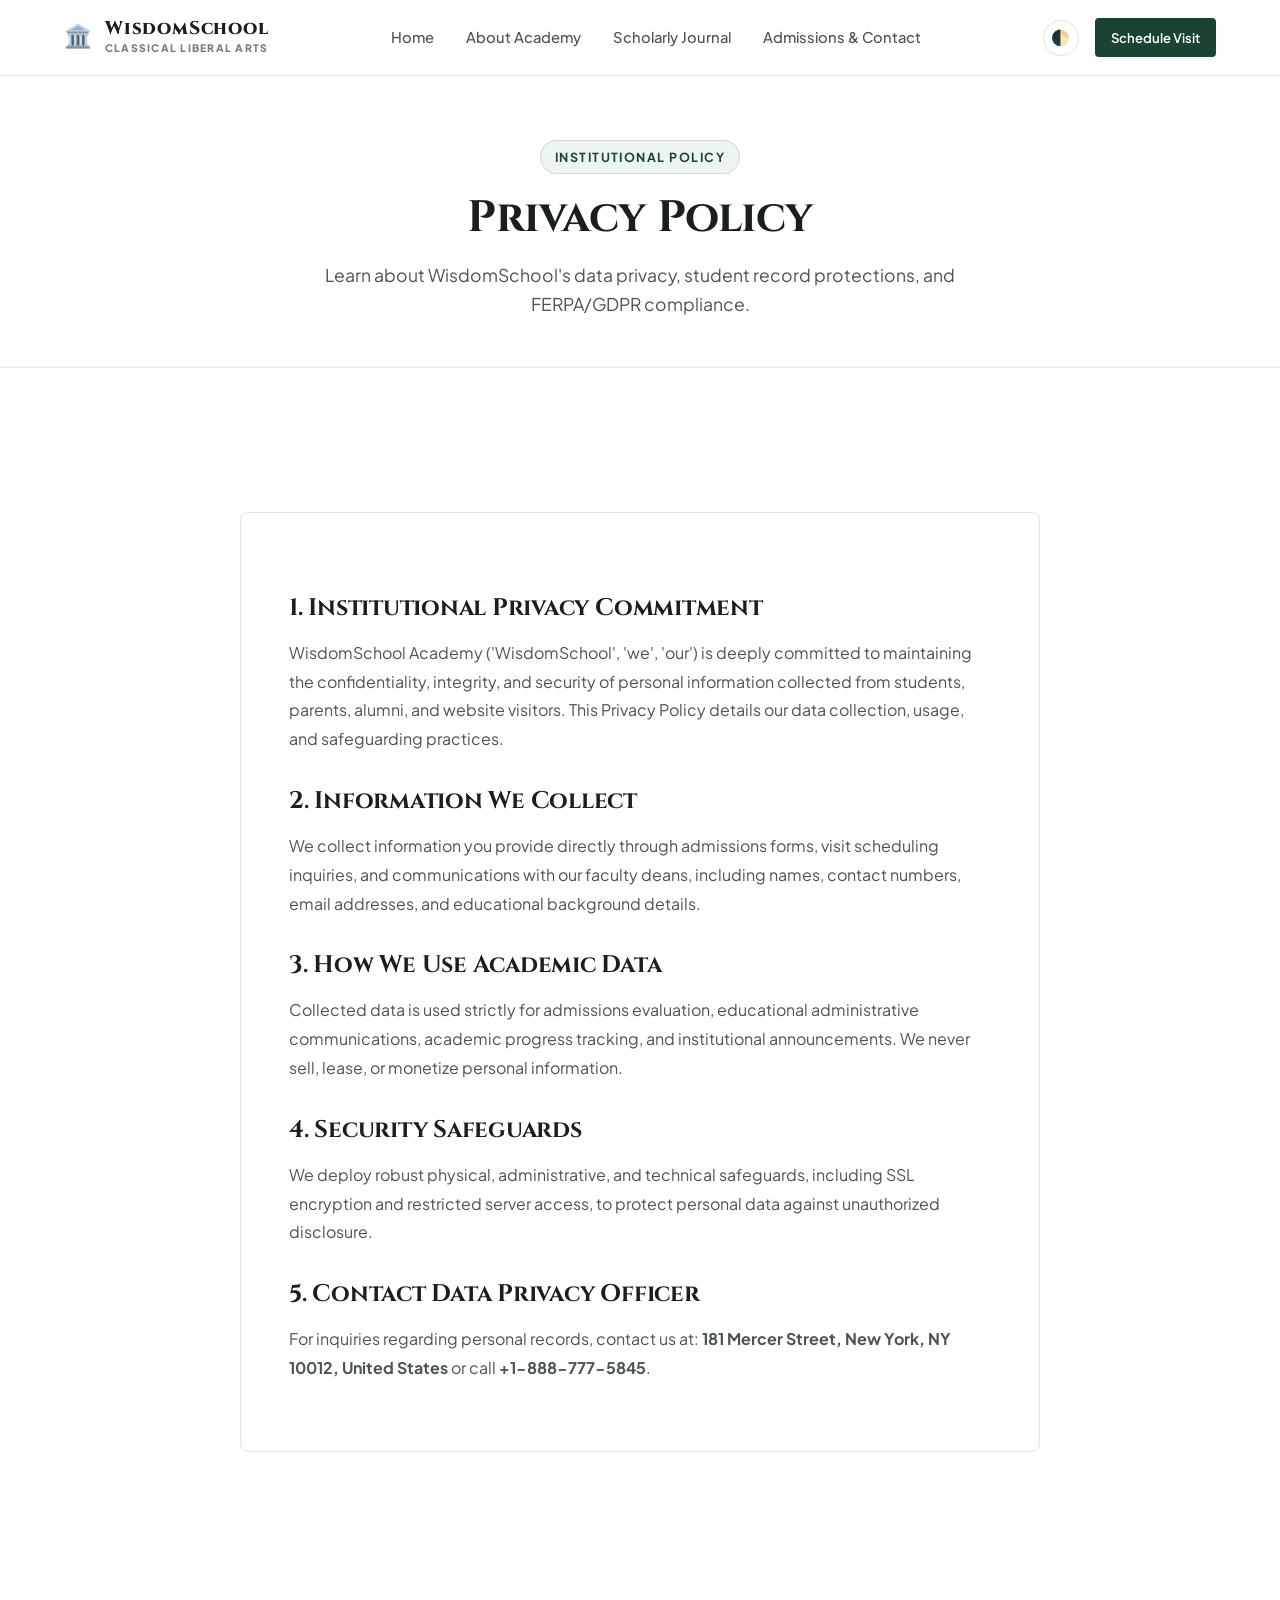
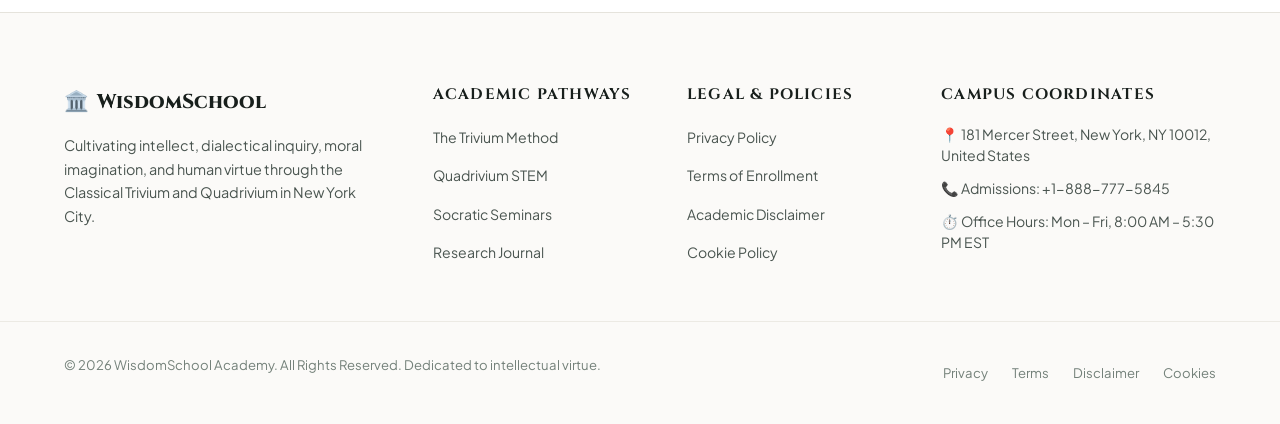
<file: privacy.html>
<!DOCTYPE html>
<html lang="en">
<head>
    <!-- Google Tag Manager / GA4 -->
    <script async src="https://www.googletagmanager.com/gtag/js?id=G-0LY0HY7L01"></script>
    <script>
      window.dataLayer = window.dataLayer || [];
      function gtag(){dataLayer.push(arguments);}
      gtag('js', new Date());
      gtag('config', 'G-0LY0HY7L01');
    </script>
    <meta charset="UTF-8">
    <meta name="viewport" content="width=device-width, initial-scale=1.0">
    <title>Privacy Policy | WisdomSchool Academy</title>
    <meta name="description" content="Learn about WisdomSchool's data privacy, student record protections, and FERPA/GDPR compliance.">
    <link rel="stylesheet" href="style.css">
    <link rel="preconnect" href="https://fonts.googleapis.com">
    <link rel="preconnect" href="https://fonts.gstatic.com" crossorigin>
    <link href="https://fonts.googleapis.com/css2?family=Cinzel:wght@600;700;800;900&family=Plus+Jakarta+Sans:ital,wght@0,300;0,400;0,500;0,600;0,700;0,800;1,400;1,600&display=swap" rel="stylesheet">
</head>
<body data-theme="light">
    <!-- Header -->
    <header class="site-header">
        <div class="header-container">
            <a href="index.html" class="brand-logo">
                <span class="brand-crest">🏛️</span>
                <div class="brand-text">
                    <span class="brand-name">WisdomSchool</span>
                    <span class="brand-sub">Classical Liberal Arts</span>
                </div>
            </a>
            <nav class="desktop-nav">
                <a href="index.html" class="nav-link ">Home</a>
                <a href="about.html" class="nav-link ">About Academy</a>
                <a href="blog.html" class="nav-link ">Scholarly Journal</a>
                <a href="contact.html" class="nav-link ">Admissions & Contact</a>
            </nav>
            <div class="header-actions">
                <button class="theme-toggle-btn" id="themeToggle" aria-label="Toggle Theme">
                    <span class="theme-icon">🌓</span>
                </button>
                <a href="contact.html" class="btn btn-primary btn-sm">Schedule Visit</a>
                <button class="mobile-menu-btn" id="menuToggle" aria-label="Open Navigation Menu">
                    <span></span><span></span><span></span>
                </button>
            </div>
        </div>
    </header>

    <div class="mobile-drawer" id="mobileDrawer">
        <div class="mobile-drawer-header">
            <span class="brand-name">WisdomSchool</span>
            <button class="mobile-drawer-close" id="drawerClose">&times;</button>
        </div>
        <nav class="mobile-nav">
            <a href="index.html" class="mobile-nav-link">Home</a>
            <a href="about.html" class="mobile-nav-link">About Academy</a>
            <a href="blog.html" class="mobile-nav-link">Scholarly Journal</a>
            <a href="contact.html" class="mobile-nav-link">Admissions & Contact</a>
        </nav>
        <div class="mobile-drawer-footer">
            <p><strong>WisdomSchool Academy</strong></p>
            <p>181 Mercer Street, New York, NY 10012, United States</p>
            <p>Admissions: +1-888-777-5845</p>
        </div>
    </div>

        <main class="main-content">
            <section class="page-hero">
                <div class="container">
                    <span class="eyebrow-badge">Institutional Policy</span>
                    <h1 class="page-hero-title">Privacy Policy</h1>
                    <p class="page-hero-sub">Learn about WisdomSchool's data privacy, student record protections, and FERPA/GDPR compliance.</p>
                </div>
            </section>

            <section class="section-py">
                <div class="container">
                    <div class="legal-content-box">
                        
            <h2>1. Institutional Privacy Commitment</h2>
            <p>WisdomSchool Academy ('WisdomSchool', 'we', 'our') is deeply committed to maintaining the confidentiality, integrity, and security of personal information collected from students, parents, alumni, and website visitors. This Privacy Policy details our data collection, usage, and safeguarding practices.</p>
            <h2>2. Information We Collect</h2>
            <p>We collect information you provide directly through admissions forms, visit scheduling inquiries, and communications with our faculty deans, including names, contact numbers, email addresses, and educational background details.</p>
            <h2>3. How We Use Academic Data</h2>
            <p>Collected data is used strictly for admissions evaluation, educational administrative communications, academic progress tracking, and institutional announcements. We never sell, lease, or monetize personal information.</p>
            <h2>4. Security Safeguards</h2>
            <p>We deploy robust physical, administrative, and technical safeguards, including SSL encryption and restricted server access, to protect personal data against unauthorized disclosure.</p>
            <h2>5. Contact Data Privacy Officer</h2>
            <p>For inquiries regarding personal records, contact us at: <strong>181 Mercer Street, New York, NY 10012, United States</strong> or call <strong>+1-888-777-5845</strong>.</p>
        
                    </div>
                </div>
            </section>
        </main>
            <!-- Site Footer -->
    <footer class="site-footer">
        <div class="footer-top">
            <div class="footer-col brand-col">
                <div class="footer-logo">
                    <span>🏛️</span>
                    <span>WisdomSchool</span>
                </div>
                <p class="footer-desc">
                    Cultivating intellect, dialectical inquiry, moral imagination, and human virtue through the Classical Trivium and Quadrivium in New York City.
                </p>
            </div>

            <div class="footer-col links-col">
                <h4 class="footer-heading">Academic Pathways</h4>
                <ul class="footer-links">
                    <li><a href="about.html">The Trivium Method</a></li>
                    <li><a href="about.html">Quadrivium STEM</a></li>
                    <li><a href="about.html">Socratic Seminars</a></li>
                    <li><a href="blog.html">Research Journal</a></li>
                </ul>
            </div>

            <div class="footer-col links-col">
                <h4 class="footer-heading">Legal & Policies</h4>
                <ul class="footer-links">
                    <li><a href="privacy.html">Privacy Policy</a></li>
                    <li><a href="terms.html">Terms of Enrollment</a></li>
                    <li><a href="disclaimer.html">Academic Disclaimer</a></li>
                    <li><a href="cookies.html">Cookie Policy</a></li>
                </ul>
            </div>

            <div class="footer-col footer-contact">
                <h4 class="footer-heading">Campus Coordinates</h4>
                <p>📍 181 Mercer Street, New York, NY 10012, United States</p>
                <p>📞 Admissions: +1-888-777-5845</p>
                <p>⏱️ Office Hours: Mon &ndash; Fri, 8:00 AM &ndash; 5:30 PM EST</p>
            </div>
        </div>

        <div class="footer-bottom">
            <div class="footer-bottom-container">
                <p class="copyright-text">
                    &copy; 2026 WisdomSchool Academy. All Rights Reserved. Dedicated to intellectual virtue.
                </p>
                <div class="footer-bottom-links">
                    <a href="privacy.html">Privacy</a>
                    <a href="terms.html">Terms</a>
                    <a href="disclaimer.html">Disclaimer</a>
                    <a href="cookies.html">Cookies</a>
                </div>
            </div>
        </div>
    </footer>

    <script src="script.js"></script>
</body>
</html>
</file>
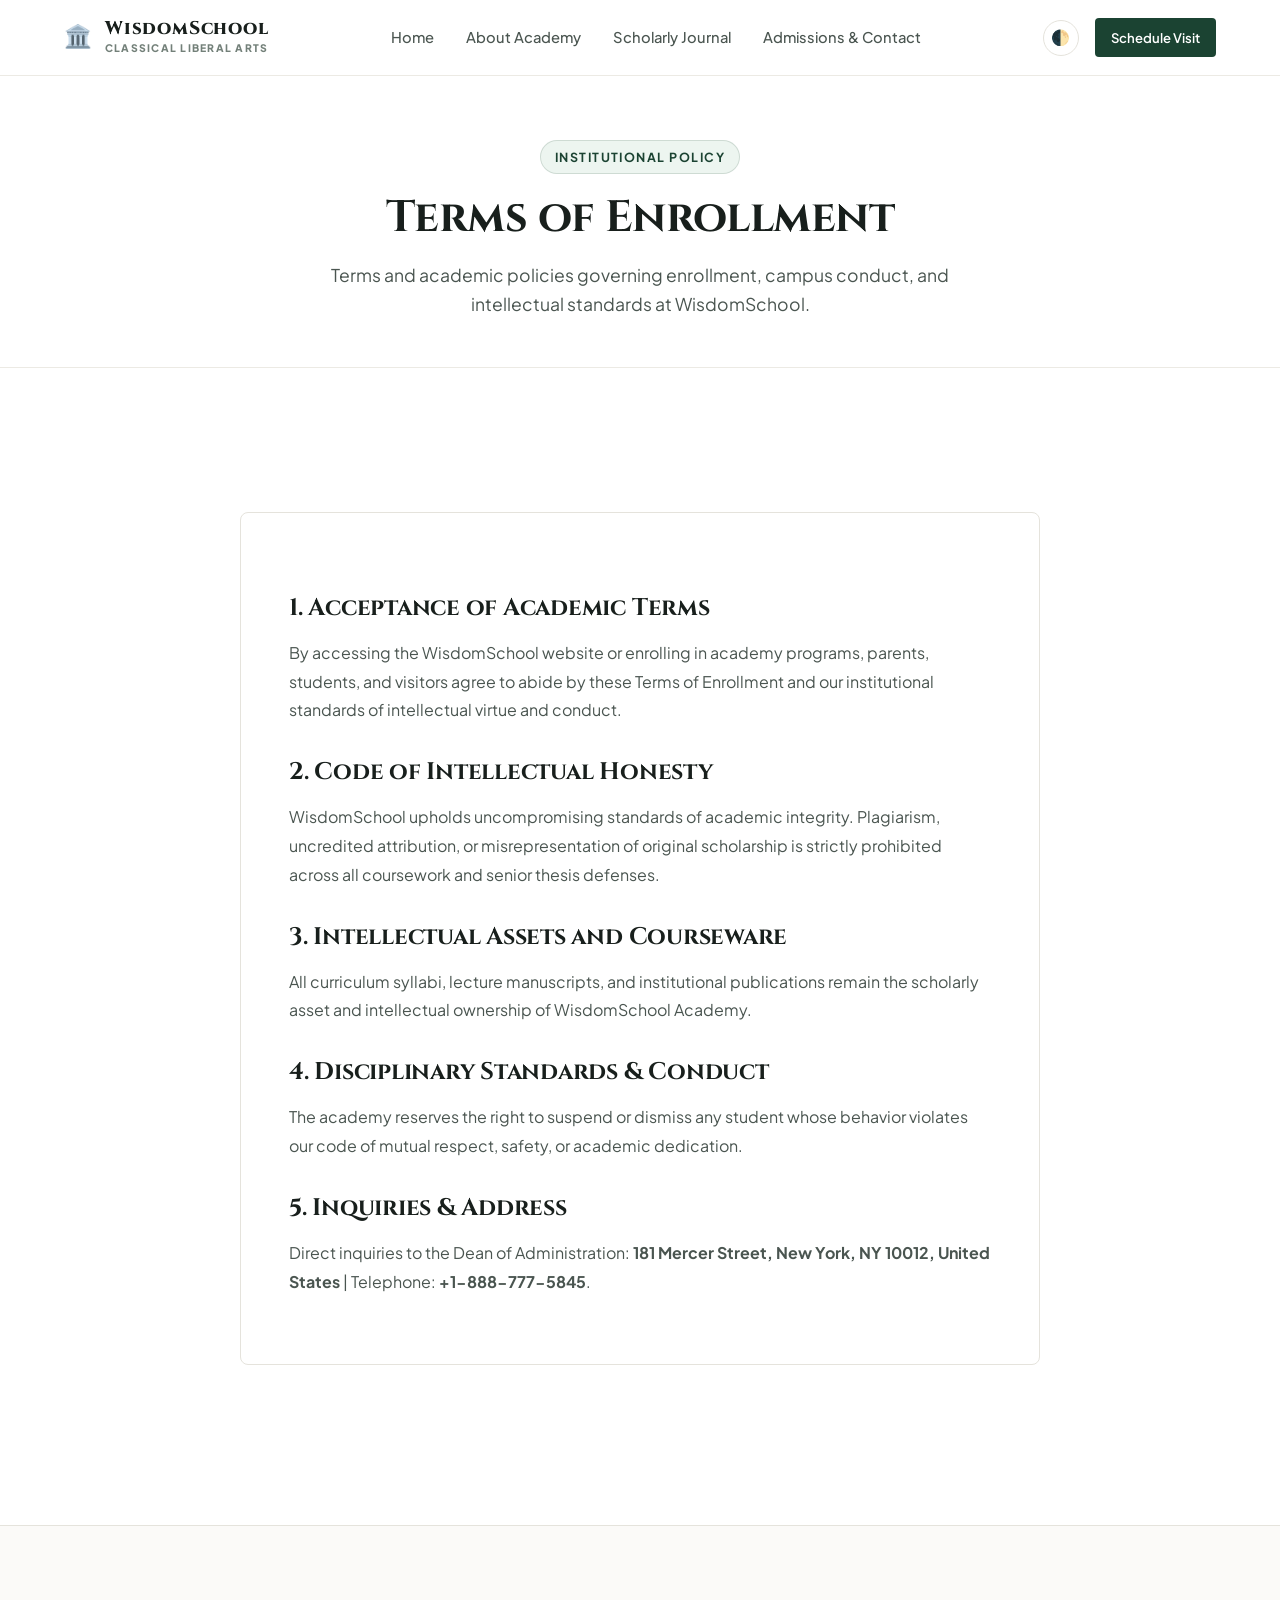
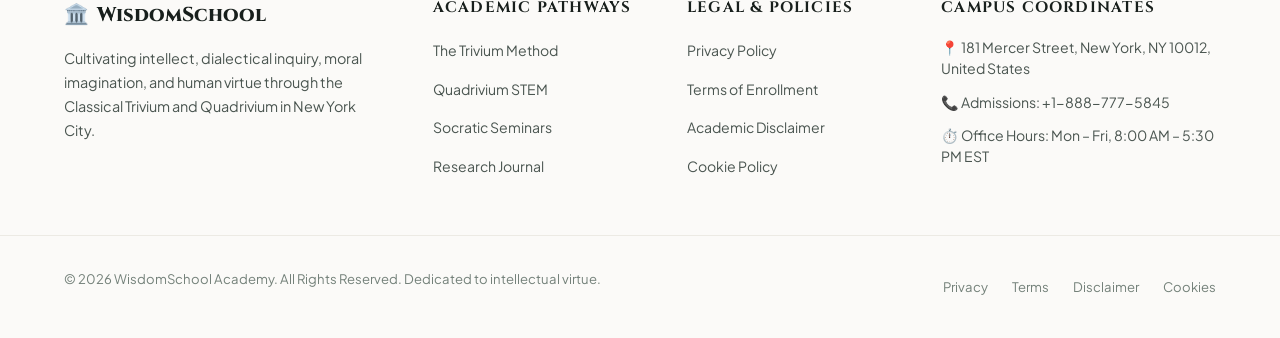
<file: terms.html>
<!DOCTYPE html>
<html lang="en">
<head>
    <!-- Google Tag Manager / GA4 -->
    <script async src="https://www.googletagmanager.com/gtag/js?id=G-0LY0HY7L01"></script>
    <script>
      window.dataLayer = window.dataLayer || [];
      function gtag(){dataLayer.push(arguments);}
      gtag('js', new Date());
      gtag('config', 'G-0LY0HY7L01');
    </script>
    <meta charset="UTF-8">
    <meta name="viewport" content="width=device-width, initial-scale=1.0">
    <title>Terms of Enrollment | WisdomSchool Academy</title>
    <meta name="description" content="Terms and academic policies governing enrollment, campus conduct, and intellectual standards at WisdomSchool.">
    <link rel="stylesheet" href="style.css">
    <link rel="preconnect" href="https://fonts.googleapis.com">
    <link rel="preconnect" href="https://fonts.gstatic.com" crossorigin>
    <link href="https://fonts.googleapis.com/css2?family=Cinzel:wght@600;700;800;900&family=Plus+Jakarta+Sans:ital,wght@0,300;0,400;0,500;0,600;0,700;0,800;1,400;1,600&display=swap" rel="stylesheet">
</head>
<body data-theme="light">
    <!-- Header -->
    <header class="site-header">
        <div class="header-container">
            <a href="index.html" class="brand-logo">
                <span class="brand-crest">🏛️</span>
                <div class="brand-text">
                    <span class="brand-name">WisdomSchool</span>
                    <span class="brand-sub">Classical Liberal Arts</span>
                </div>
            </a>
            <nav class="desktop-nav">
                <a href="index.html" class="nav-link ">Home</a>
                <a href="about.html" class="nav-link ">About Academy</a>
                <a href="blog.html" class="nav-link ">Scholarly Journal</a>
                <a href="contact.html" class="nav-link ">Admissions & Contact</a>
            </nav>
            <div class="header-actions">
                <button class="theme-toggle-btn" id="themeToggle" aria-label="Toggle Theme">
                    <span class="theme-icon">🌓</span>
                </button>
                <a href="contact.html" class="btn btn-primary btn-sm">Schedule Visit</a>
                <button class="mobile-menu-btn" id="menuToggle" aria-label="Open Navigation Menu">
                    <span></span><span></span><span></span>
                </button>
            </div>
        </div>
    </header>

    <div class="mobile-drawer" id="mobileDrawer">
        <div class="mobile-drawer-header">
            <span class="brand-name">WisdomSchool</span>
            <button class="mobile-drawer-close" id="drawerClose">&times;</button>
        </div>
        <nav class="mobile-nav">
            <a href="index.html" class="mobile-nav-link">Home</a>
            <a href="about.html" class="mobile-nav-link">About Academy</a>
            <a href="blog.html" class="mobile-nav-link">Scholarly Journal</a>
            <a href="contact.html" class="mobile-nav-link">Admissions & Contact</a>
        </nav>
        <div class="mobile-drawer-footer">
            <p><strong>WisdomSchool Academy</strong></p>
            <p>181 Mercer Street, New York, NY 10012, United States</p>
            <p>Admissions: +1-888-777-5845</p>
        </div>
    </div>

        <main class="main-content">
            <section class="page-hero">
                <div class="container">
                    <span class="eyebrow-badge">Institutional Policy</span>
                    <h1 class="page-hero-title">Terms of Enrollment</h1>
                    <p class="page-hero-sub">Terms and academic policies governing enrollment, campus conduct, and intellectual standards at WisdomSchool.</p>
                </div>
            </section>

            <section class="section-py">
                <div class="container">
                    <div class="legal-content-box">
                        
            <h2>1. Acceptance of Academic Terms</h2>
            <p>By accessing the WisdomSchool website or enrolling in academy programs, parents, students, and visitors agree to abide by these Terms of Enrollment and our institutional standards of intellectual virtue and conduct.</p>
            <h2>2. Code of Intellectual Honesty</h2>
            <p>WisdomSchool upholds uncompromising standards of academic integrity. Plagiarism, uncredited attribution, or misrepresentation of original scholarship is strictly prohibited across all coursework and senior thesis defenses.</p>
            <h2>3. Intellectual Assets and Courseware</h2>
            <p>All curriculum syllabi, lecture manuscripts, and institutional publications remain the scholarly asset and intellectual ownership of WisdomSchool Academy.</p>
            <h2>4. Disciplinary Standards & Conduct</h2>
            <p>The academy reserves the right to suspend or dismiss any student whose behavior violates our code of mutual respect, safety, or academic dedication.</p>
            <h2>5. Inquiries & Address</h2>
            <p>Direct inquiries to the Dean of Administration: <strong>181 Mercer Street, New York, NY 10012, United States</strong> | Telephone: <strong>+1-888-777-5845</strong>.</p>
        
                    </div>
                </div>
            </section>
        </main>
            <!-- Site Footer -->
    <footer class="site-footer">
        <div class="footer-top">
            <div class="footer-col brand-col">
                <div class="footer-logo">
                    <span>🏛️</span>
                    <span>WisdomSchool</span>
                </div>
                <p class="footer-desc">
                    Cultivating intellect, dialectical inquiry, moral imagination, and human virtue through the Classical Trivium and Quadrivium in New York City.
                </p>
            </div>

            <div class="footer-col links-col">
                <h4 class="footer-heading">Academic Pathways</h4>
                <ul class="footer-links">
                    <li><a href="about.html">The Trivium Method</a></li>
                    <li><a href="about.html">Quadrivium STEM</a></li>
                    <li><a href="about.html">Socratic Seminars</a></li>
                    <li><a href="blog.html">Research Journal</a></li>
                </ul>
            </div>

            <div class="footer-col links-col">
                <h4 class="footer-heading">Legal & Policies</h4>
                <ul class="footer-links">
                    <li><a href="privacy.html">Privacy Policy</a></li>
                    <li><a href="terms.html">Terms of Enrollment</a></li>
                    <li><a href="disclaimer.html">Academic Disclaimer</a></li>
                    <li><a href="cookies.html">Cookie Policy</a></li>
                </ul>
            </div>

            <div class="footer-col footer-contact">
                <h4 class="footer-heading">Campus Coordinates</h4>
                <p>📍 181 Mercer Street, New York, NY 10012, United States</p>
                <p>📞 Admissions: +1-888-777-5845</p>
                <p>⏱️ Office Hours: Mon &ndash; Fri, 8:00 AM &ndash; 5:30 PM EST</p>
            </div>
        </div>

        <div class="footer-bottom">
            <div class="footer-bottom-container">
                <p class="copyright-text">
                    &copy; 2026 WisdomSchool Academy. All Rights Reserved. Dedicated to intellectual virtue.
                </p>
                <div class="footer-bottom-links">
                    <a href="privacy.html">Privacy</a>
                    <a href="terms.html">Terms</a>
                    <a href="disclaimer.html">Disclaimer</a>
                    <a href="cookies.html">Cookies</a>
                </div>
            </div>
        </div>
    </footer>

    <script src="script.js"></script>
</body>
</html>
</file>
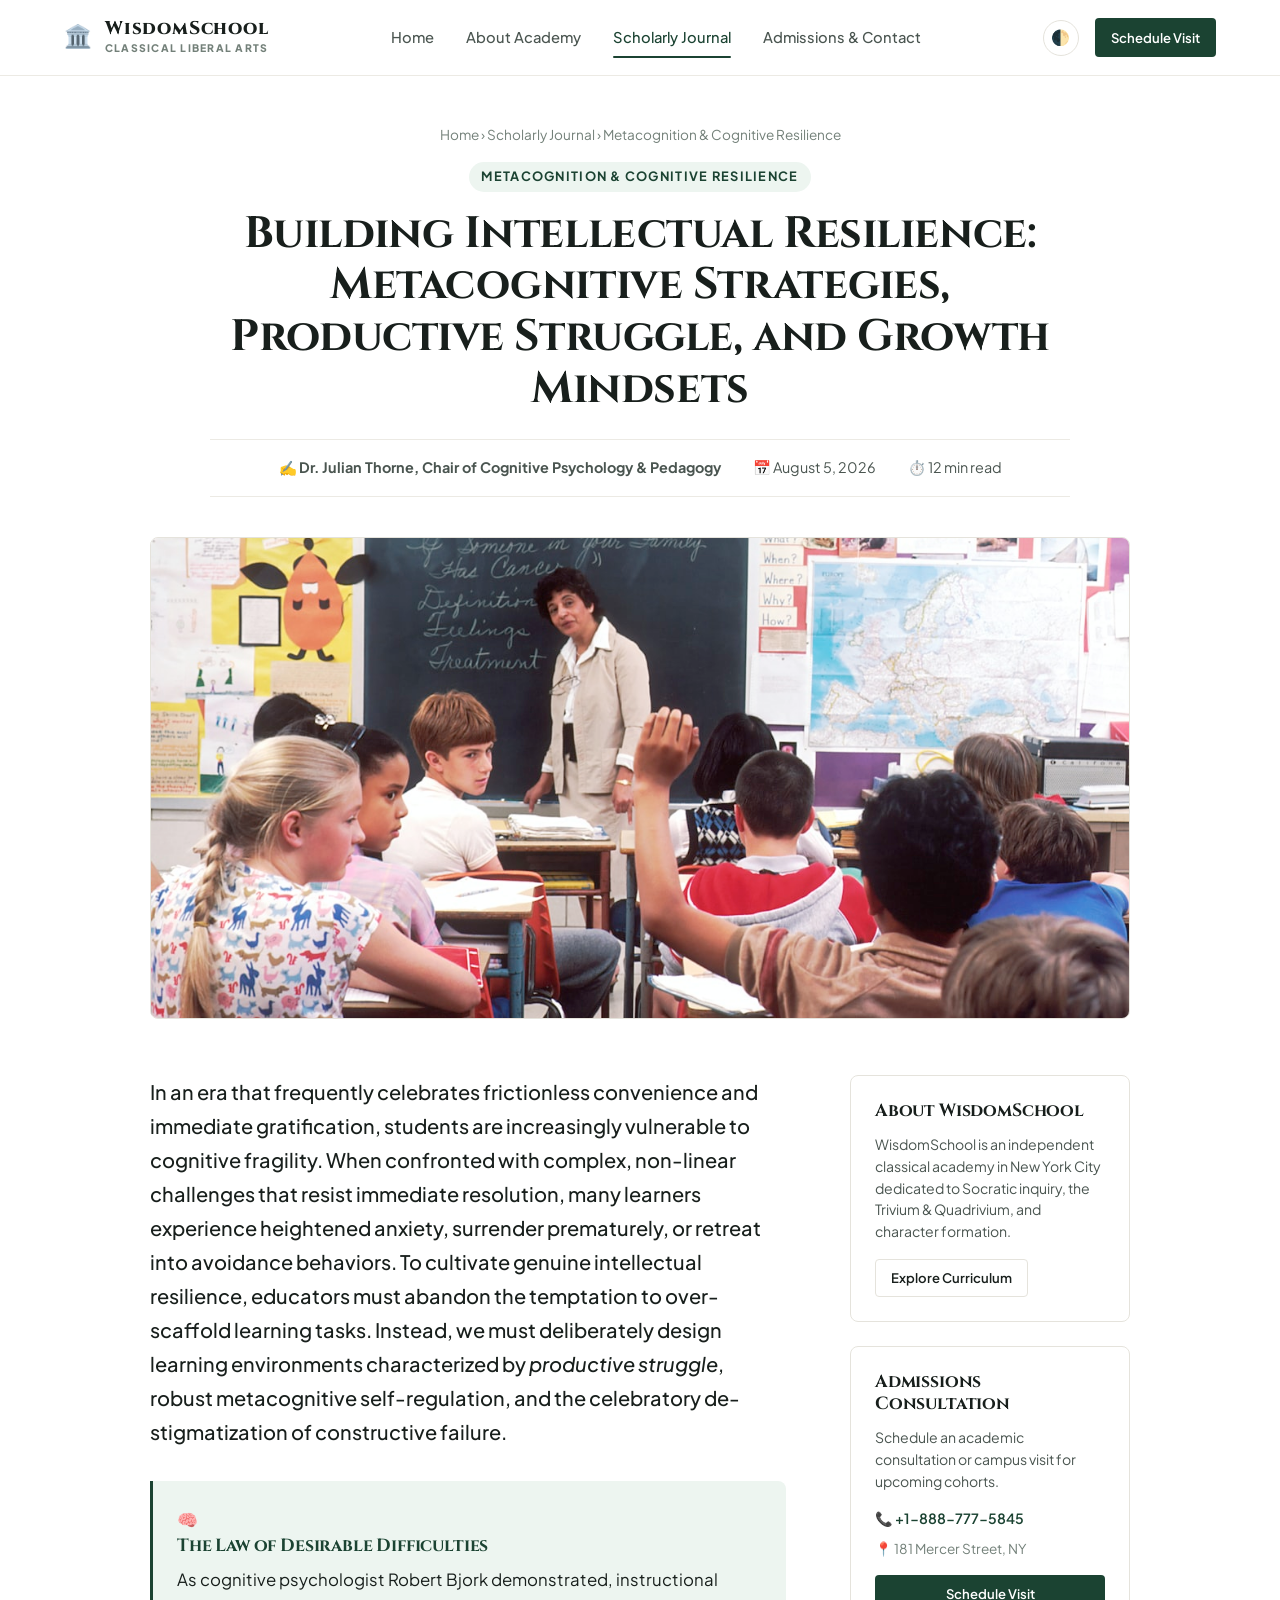
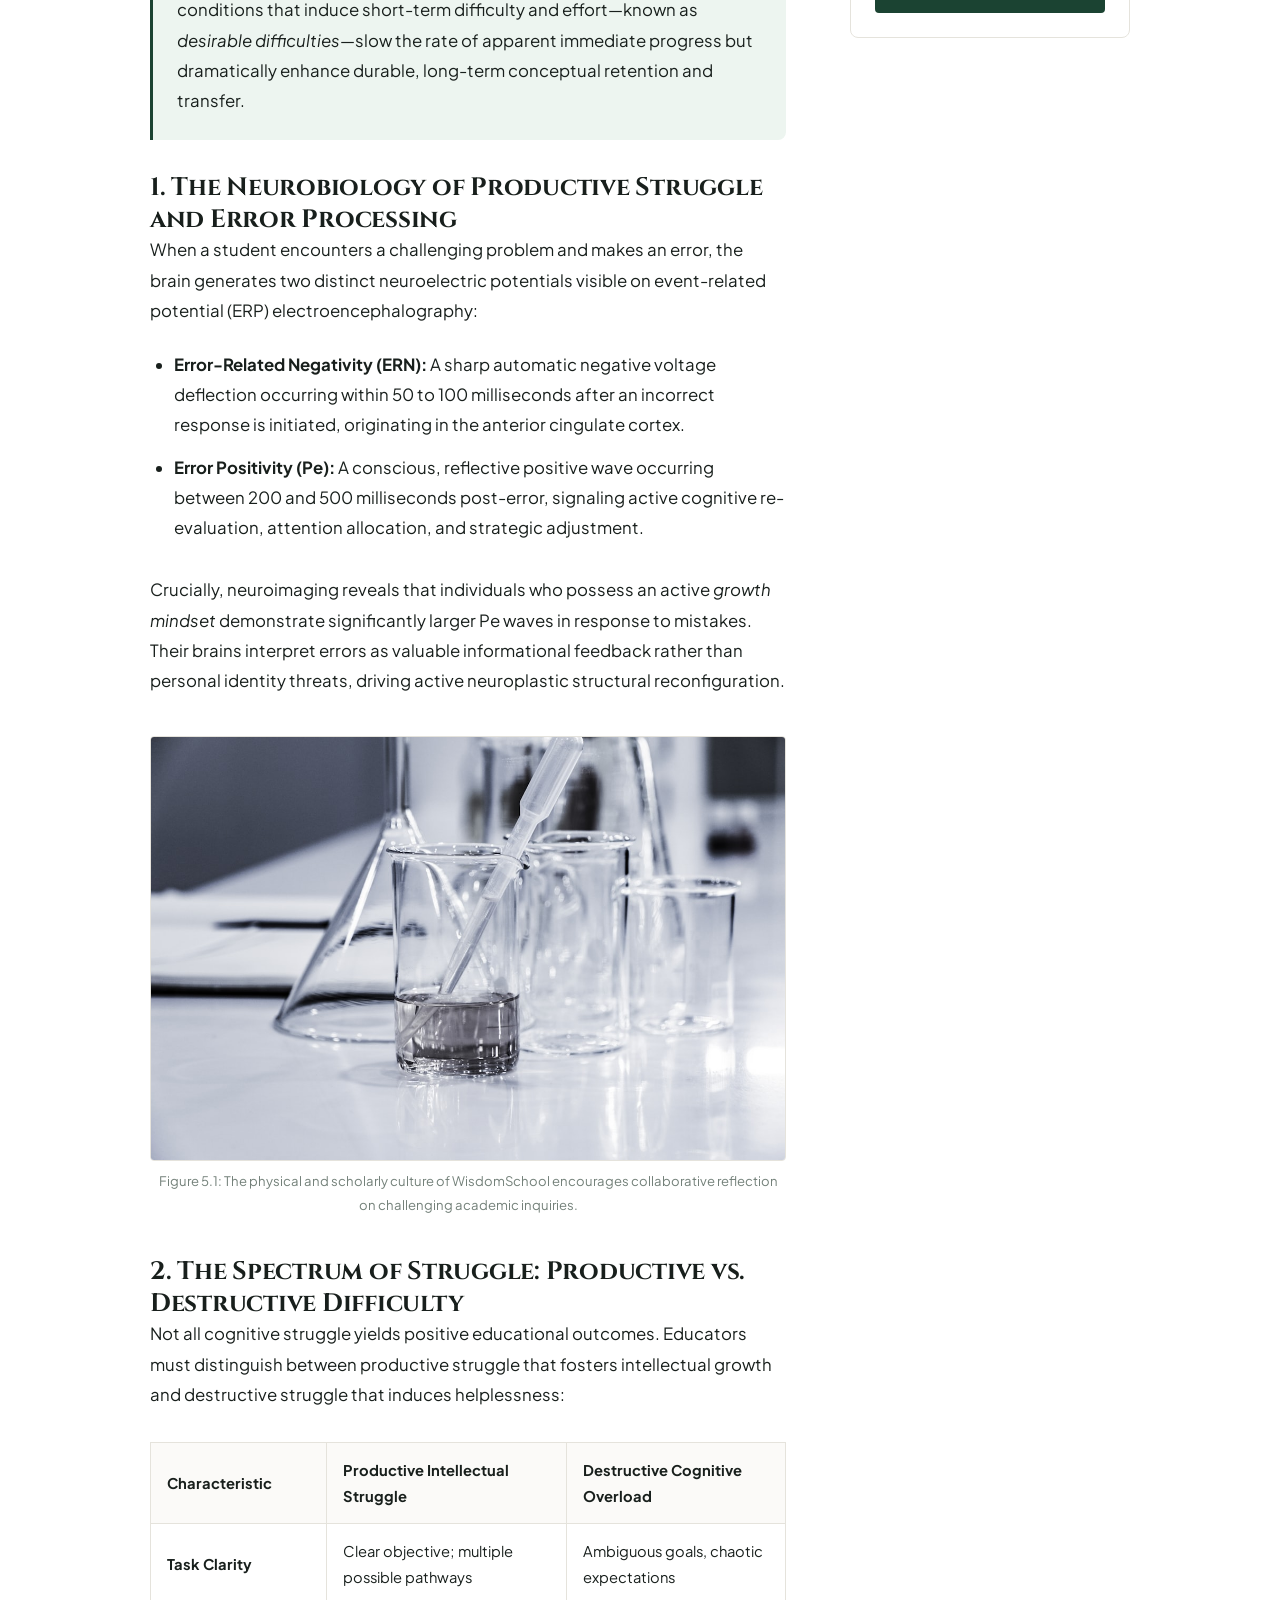
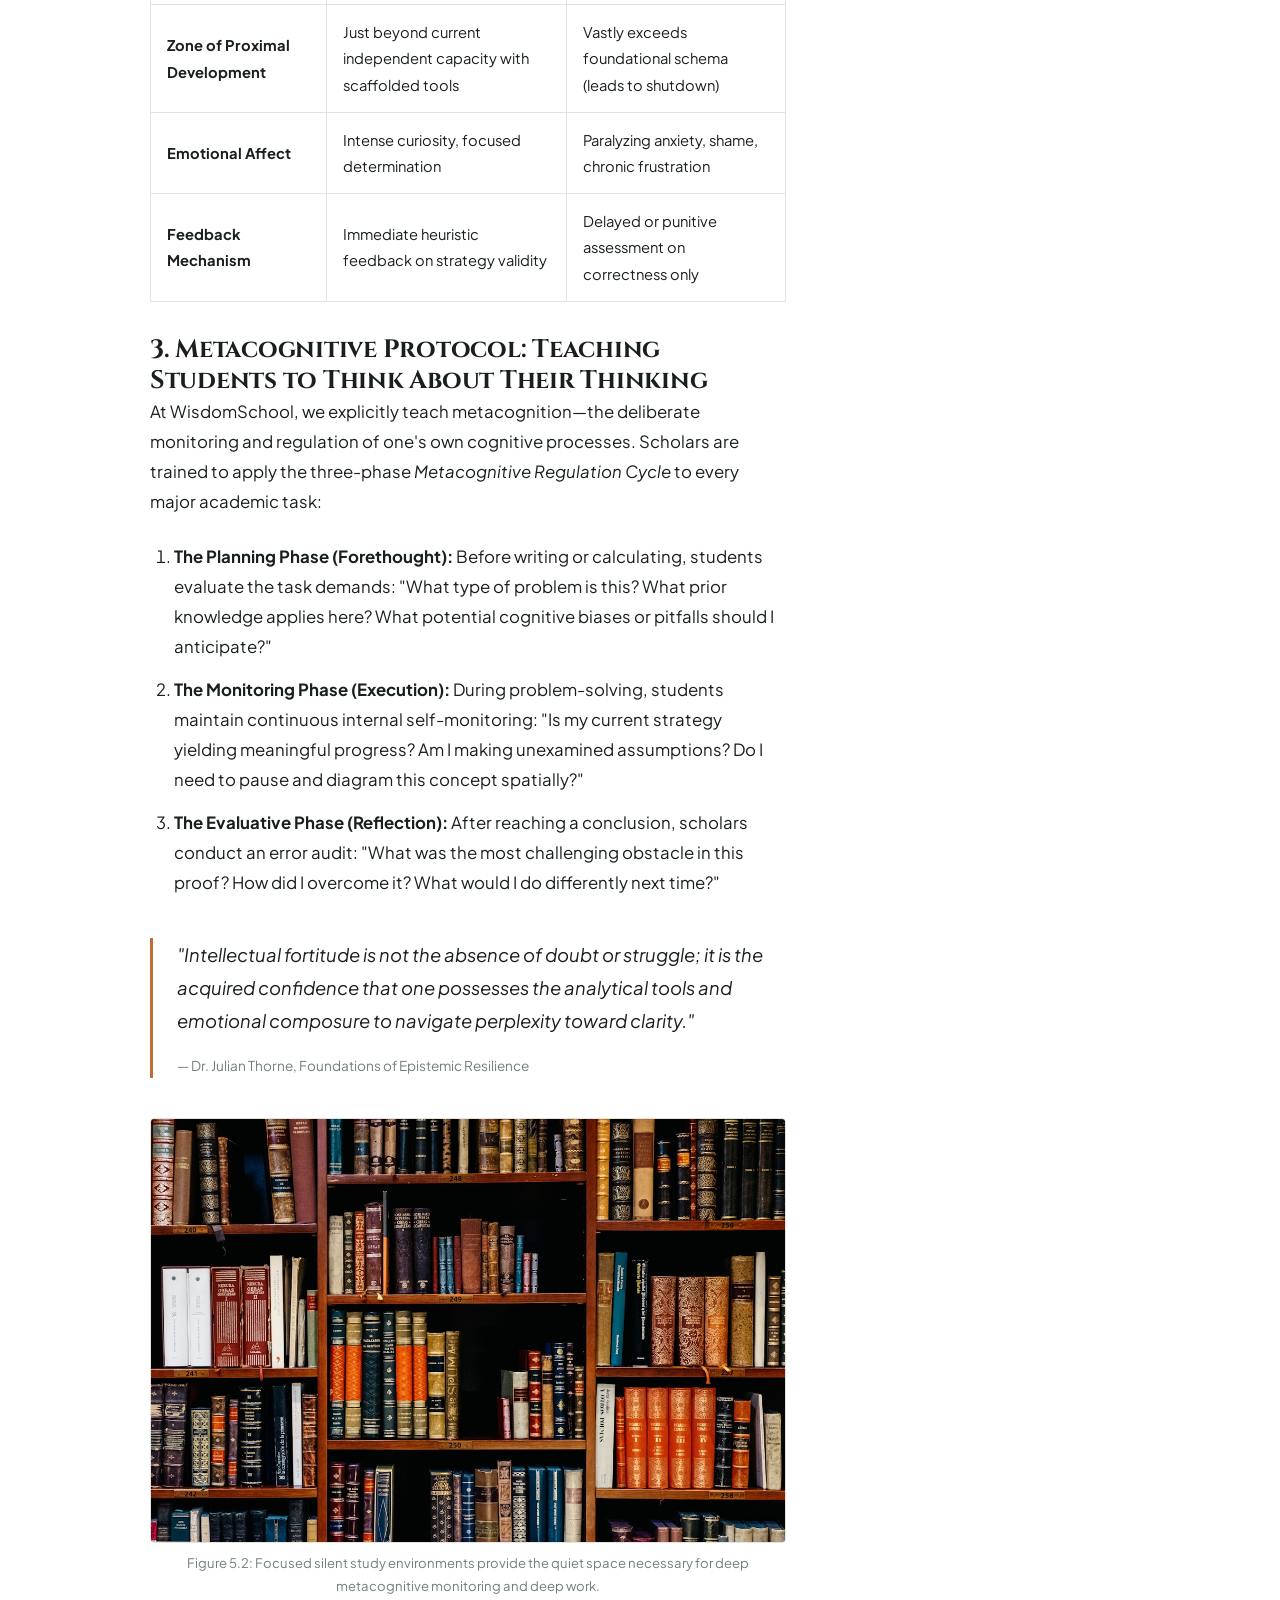
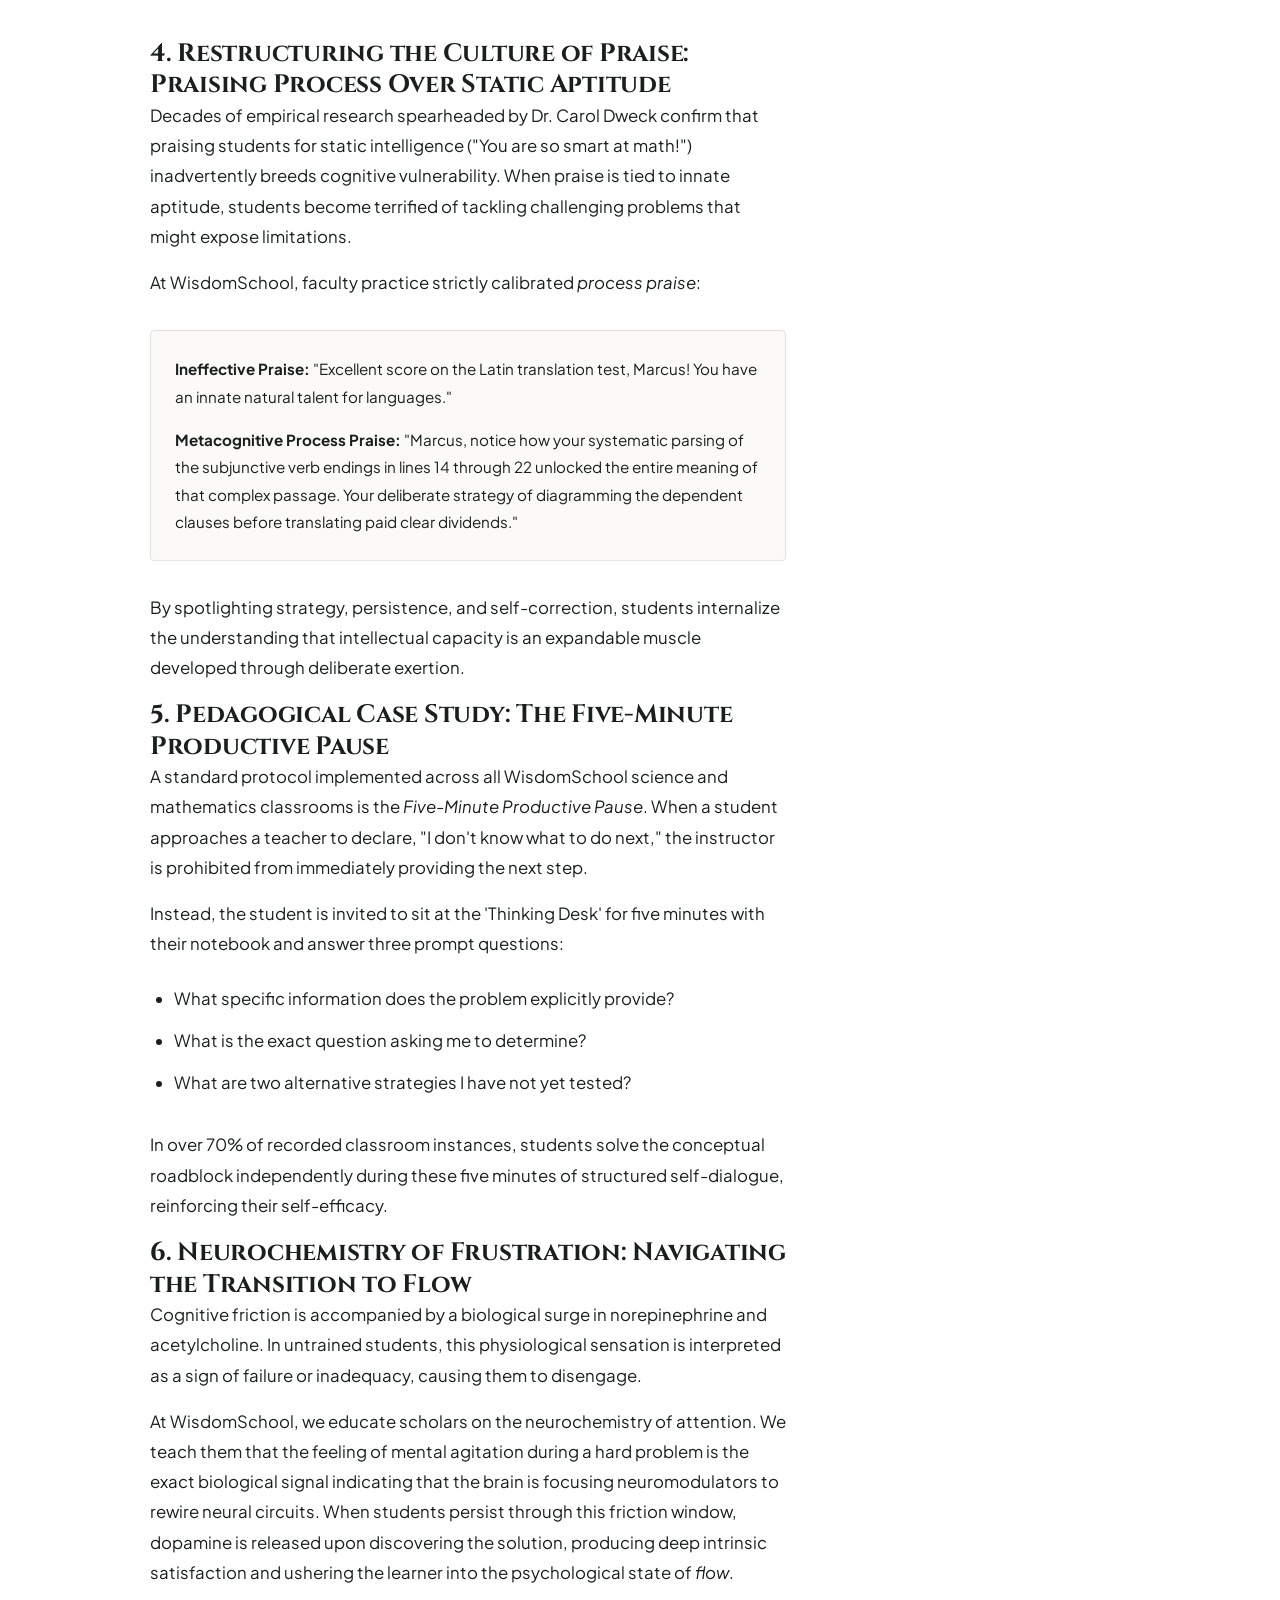
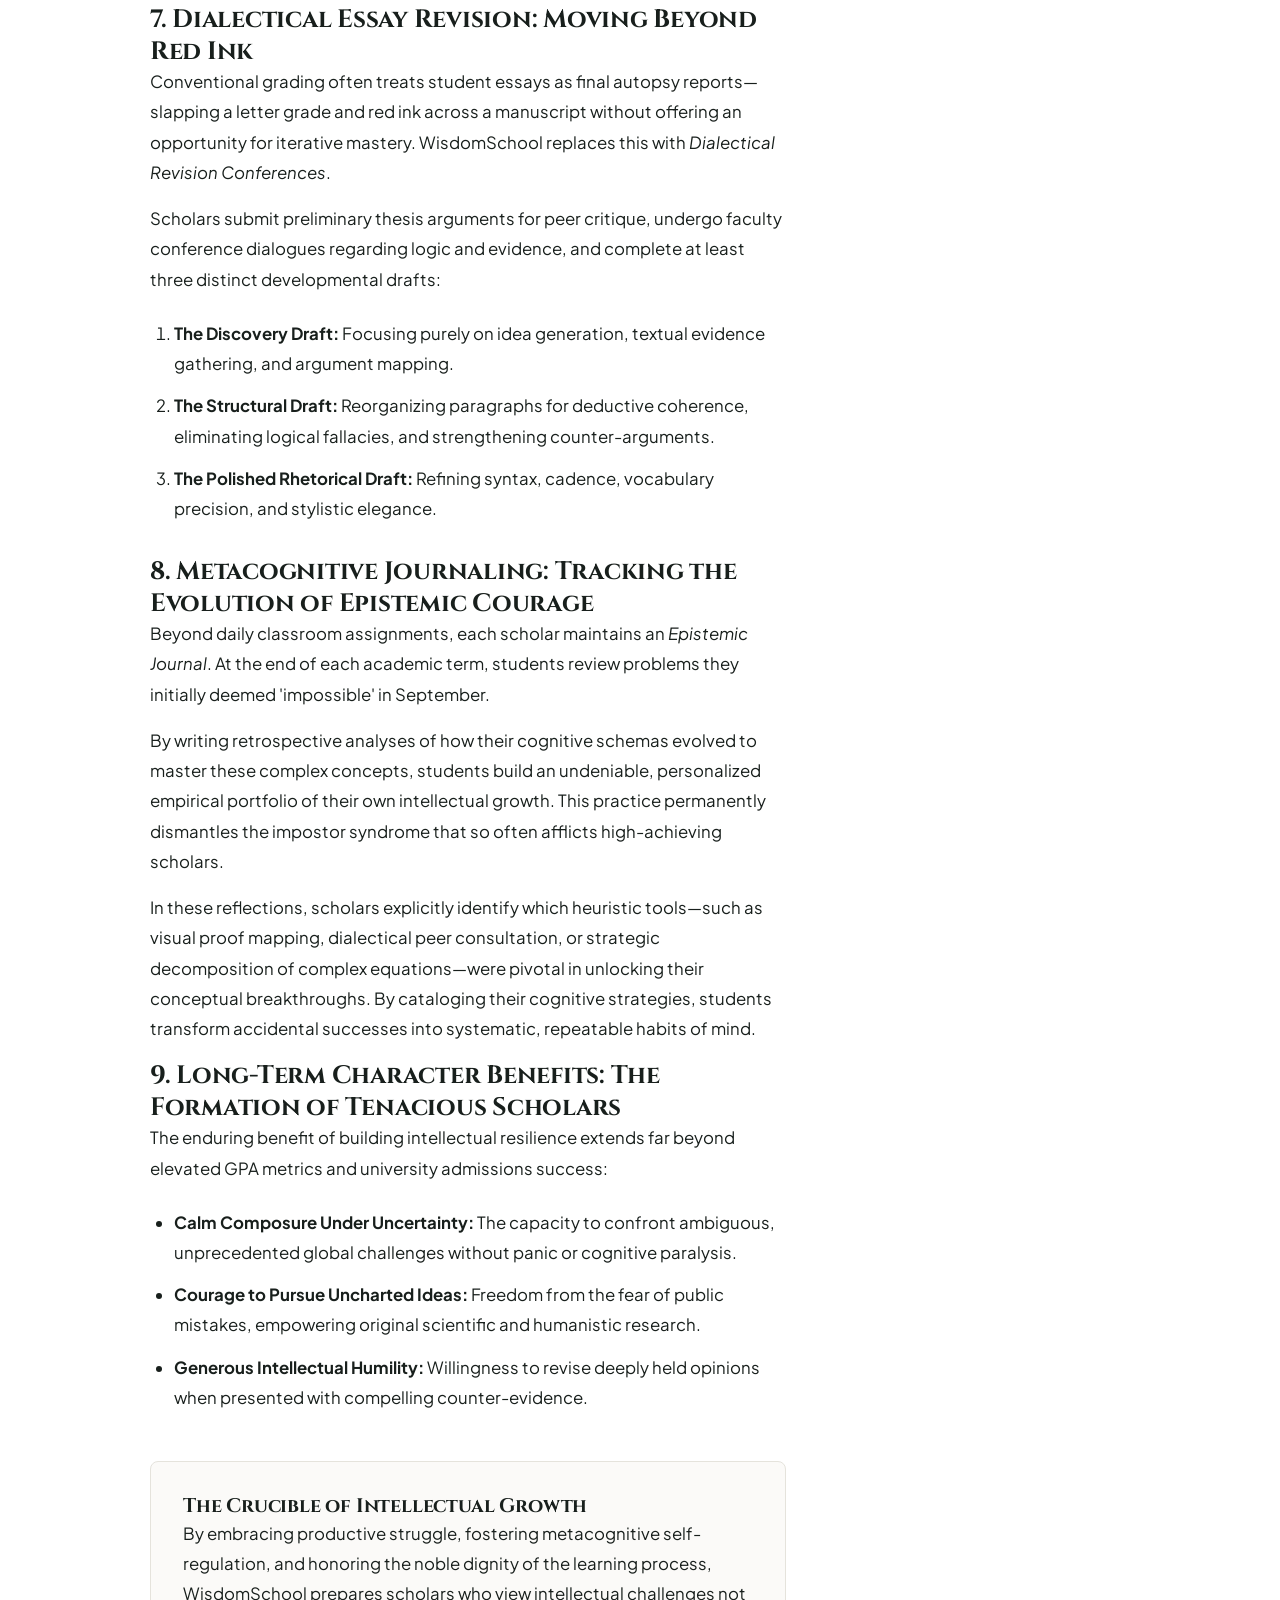
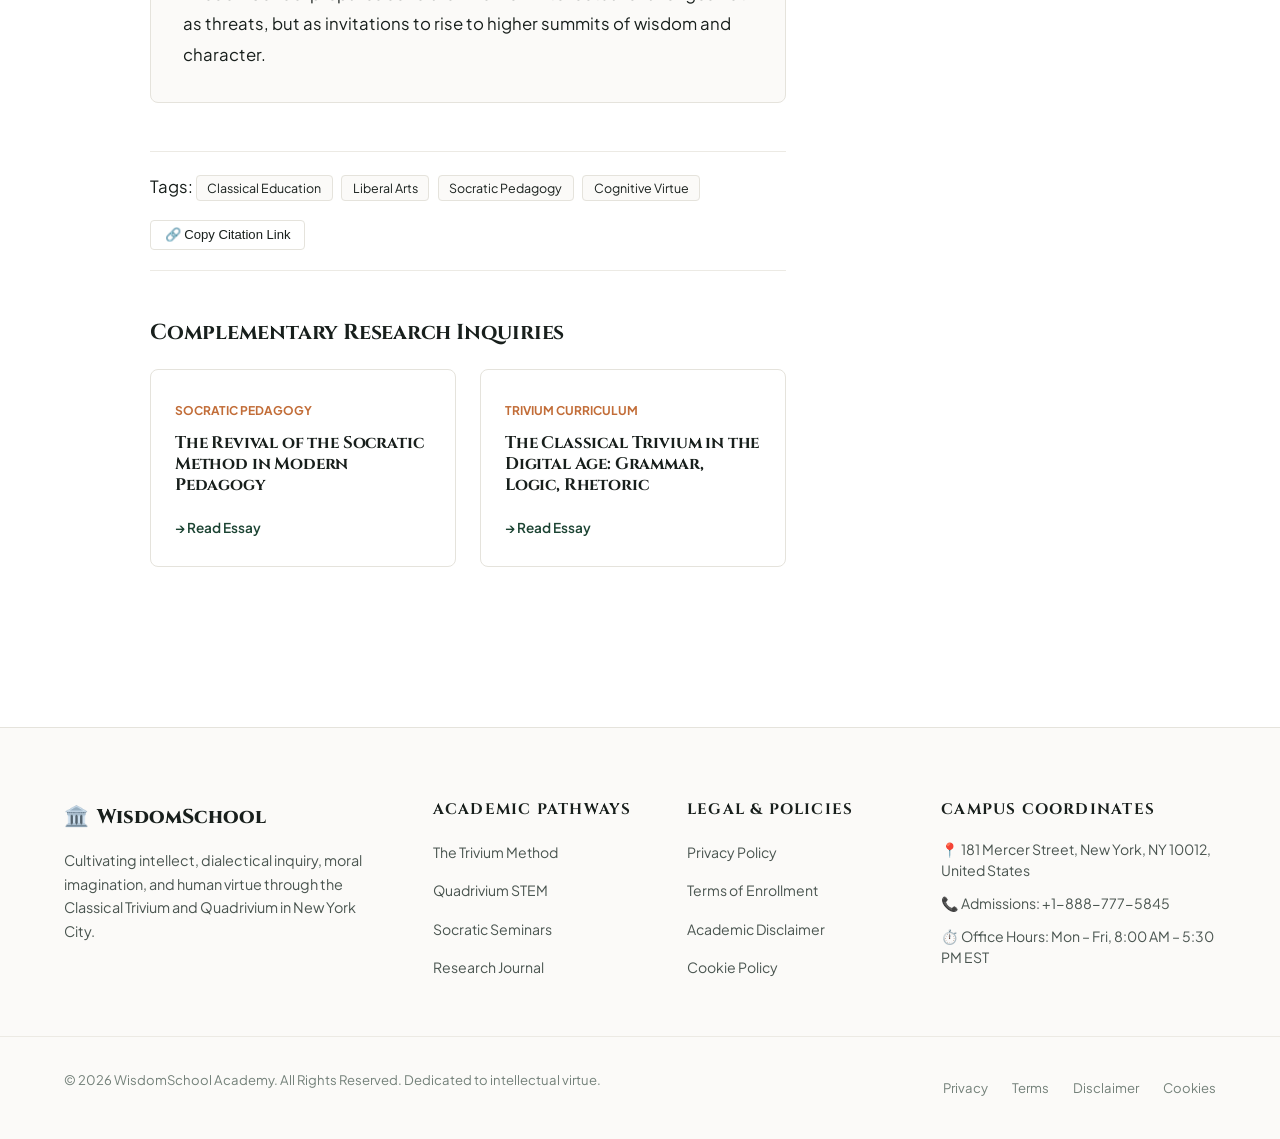
<file: blog/building-intellectual-resilience-metacognitive-strategies-productive-struggle-and-growth-mindsets.html>
<!DOCTYPE html>
<html lang="en">
<head>
    <!-- Google Tag Manager / GA4 -->
    <script async src="https://www.googletagmanager.com/gtag/js?id=G-0LY0HY7L01"></script>
    <script>
      window.dataLayer = window.dataLayer || [];
      function gtag(){dataLayer.push(arguments);}
      gtag('js', new Date());
      gtag('config', 'G-0LY0HY7L01');
    </script>
    <meta charset="UTF-8">
    <meta name="viewport" content="width=device-width, initial-scale=1.0">
    <title>Building Intellectual Resilience: Metacognitive Strategies, Productive Struggle, and Growth Mindsets | WisdomSchool Academy</title>
    <meta name="description" content="How structured cognitive friction, self-directed metacognition, and productive struggle cultivate durable perseverance and intellectual courage in young scholars.">
    <link rel="stylesheet" href="../style.css">
    <link rel="preconnect" href="https://fonts.googleapis.com">
    <link rel="preconnect" href="https://fonts.gstatic.com" crossorigin>
    <link href="https://fonts.googleapis.com/css2?family=Cinzel:wght@600;700;800;900&family=Plus+Jakarta+Sans:ital,wght@0,300;0,400;0,500;0,600;0,700;0,800;1,400;1,600&display=swap" rel="stylesheet">
</head>
<body data-theme="light">
    <!-- Header -->
    <header class="site-header">
        <div class="header-container">
            <a href="../index.html" class="brand-logo">
                <span class="brand-crest">🏛️</span>
                <div class="brand-text">
                    <span class="brand-name">WisdomSchool</span>
                    <span class="brand-sub">Classical Liberal Arts</span>
                </div>
            </a>
            <nav class="desktop-nav">
                <a href="../index.html" class="nav-link ">Home</a>
                <a href="../about.html" class="nav-link ">About Academy</a>
                <a href="../blog.html" class="nav-link active">Scholarly Journal</a>
                <a href="../contact.html" class="nav-link ">Admissions & Contact</a>
            </nav>
            <div class="header-actions">
                <button class="theme-toggle-btn" id="themeToggle" aria-label="Toggle Theme">
                    <span class="theme-icon">🌓</span>
                </button>
                <a href="../contact.html" class="btn btn-primary btn-sm">Schedule Visit</a>
                <button class="mobile-menu-btn" id="menuToggle" aria-label="Open Navigation Menu">
                    <span></span><span></span><span></span>
                </button>
            </div>
        </div>
    </header>

    <div class="mobile-drawer" id="mobileDrawer">
        <div class="mobile-drawer-header">
            <span class="brand-name">WisdomSchool</span>
            <button class="mobile-drawer-close" id="drawerClose">&times;</button>
        </div>
        <nav class="mobile-nav">
            <a href="../index.html" class="mobile-nav-link">Home</a>
            <a href="../about.html" class="mobile-nav-link">About Academy</a>
            <a href="../blog.html" class="mobile-nav-link">Scholarly Journal</a>
            <a href="../contact.html" class="mobile-nav-link">Admissions & Contact</a>
        </nav>
        <div class="mobile-drawer-footer">
            <p><strong>WisdomSchool Academy</strong></p>
            <p>181 Mercer Street, New York, NY 10012, United States</p>
            <p>Admissions: +1-888-777-5845</p>
        </div>
    </div>

        <main class="main-content">
            <article class="blog-post-article">
                <header class="article-header">
                    <div class="article-breadcrumbs">
                        <a href="../index.html">Home</a> &rsaquo; 
                        <a href="../blog.html">Scholarly Journal</a> &rsaquo; 
                        <span>Metacognition & Cognitive Resilience</span>
                    </div>
                    <span class="article-category-badge">Metacognition & Cognitive Resilience</span>
                    <h1 class="article-main-title">Building Intellectual Resilience: Metacognitive Strategies, Productive Struggle, and Growth Mindsets</h1>
                    <div class="article-meta-bar">
                        <span>✍️ <strong>Dr. Julian Thorne, Chair of Cognitive Psychology & Pedagogy</strong></span>
                        <span>📅 August 5, 2026</span>
                        <span>⏱️ 12 min read</span>
                    </div>
                </header>

                <div class="article-featured-media">
                <img src="../images/teacher-mentorship-guidance.jpg" alt="Building Intellectual Resilience: Metacognitive Strategies, Productive Struggle, and Growth Mindsets">
                </div>

                <div class="article-content-wrapper">
                    <div class="article-body-content">
                        
            <p class="lead-paragraph">
                In an era that frequently celebrates frictionless convenience and immediate gratification, students are increasingly vulnerable to cognitive fragility. When confronted with complex, non-linear challenges that resist immediate resolution, many learners experience heightened anxiety, surrender prematurely, or retreat into avoidance behaviors. To cultivate genuine intellectual resilience, educators must abandon the temptation to over-scaffold learning tasks. Instead, we must deliberately design learning environments characterized by <em>productive struggle</em>, robust metacognitive self-regulation, and the celebratory de-stigmatization of constructive failure.
            </p>

            <div class="scholarly-callout">
                <div class="callout-icon">🧠</div>
                <div class="callout-body">
                    <h4>The Law of Desirable Difficulties</h4>
                    <p>
                        As cognitive psychologist Robert Bjork demonstrated, instructional conditions that induce short-term difficulty and effort—known as <em>desirable difficulties</em>—slow the rate of apparent immediate progress but dramatically enhance durable, long-term conceptual retention and transfer.
                    </p>
                </div>
            </div>

            <h2>1. The Neurobiology of Productive Struggle and Error Processing</h2>
            <p>
                When a student encounters a challenging problem and makes an error, the brain generates two distinct neuroelectric potentials visible on event-related potential (ERP) electroencephalography:
            </p>
            <ul class="academic-checklist">
                <li><strong>Error-Related Negativity (ERN):</strong> A sharp automatic negative voltage deflection occurring within 50 to 100 milliseconds after an incorrect response is initiated, originating in the anterior cingulate cortex.</li>
                <li><strong>Error Positivity (Pe):</strong> A conscious, reflective positive wave occurring between 200 and 500 milliseconds post-error, signaling active cognitive re-evaluation, attention allocation, and strategic adjustment.</li>
            </ul>
            <p>
                Crucially, neuroimaging reveals that individuals who possess an active <em>growth mindset</em> demonstrate significantly larger Pe waves in response to mistakes. Their brains interpret errors as valuable informational feedback rather than personal identity threats, driving active neuroplastic structural reconfiguration.
            </p>

            <div class="article-inner-image">
                <img src="../images/advanced-stem-science-laboratory.jpg" alt="Students walking and discussing ideas in the sunlit campus quadrangle">
                <span class="image-caption">Figure 5.1: The physical and scholarly culture of WisdomSchool encourages collaborative reflection on challenging academic inquiries.</span>
            </div>

            <h2>2. The Spectrum of Struggle: Productive vs. Destructive Difficulty</h2>
            <p>
                Not all cognitive struggle yields positive educational outcomes. Educators must distinguish between productive struggle that fosters intellectual growth and destructive struggle that induces helplessness:
            </p>

            <table class="academic-comparison-table">
                <thead>
                    <tr>
                        <th>Characteristic</th>
                        <th>Productive Intellectual Struggle</th>
                        <th>Destructive Cognitive Overload</th>
                    </tr>
                </thead>
                <tbody>
                    <tr>
                        <td><strong>Task Clarity</strong></td>
                        <td>Clear objective; multiple possible pathways</td>
                        <td>Ambiguous goals, chaotic expectations</td>
                    </tr>
                    <tr>
                        <td><strong>Zone of Proximal Development</strong></td>
                        <td>Just beyond current independent capacity with scaffolded tools</td>
                        <td>Vastly exceeds foundational schema (leads to shutdown)</td>
                    </tr>
                    <tr>
                        <td><strong>Emotional Affect</strong></td>
                        <td>Intense curiosity, focused determination</td>
                        <td>Paralyzing anxiety, shame, chronic frustration</td>
                    </tr>
                    <tr>
                        <td><strong>Feedback Mechanism</strong></td>
                        <td>Immediate heuristic feedback on strategy validity</td>
                        <td>Delayed or punitive assessment on correctness only</td>
                    </tr>
                </tbody>
            </table>

            <h2>3. Metacognitive Protocol: Teaching Students to Think About Their Thinking</h2>
            <p>
                At WisdomSchool, we explicitly teach metacognition—the deliberate monitoring and regulation of one's own cognitive processes. Scholars are trained to apply the three-phase <em>Metacognitive Regulation Cycle</em> to every major academic task:
            </p>
            <ol class="academic-ordered-list">
                <li><strong>The Planning Phase (Forethought):</strong> Before writing or calculating, students evaluate the task demands: "What type of problem is this? What prior knowledge applies here? What potential cognitive biases or pitfalls should I anticipate?"</li>
                <li><strong>The Monitoring Phase (Execution):</strong> During problem-solving, students maintain continuous internal self-monitoring: "Is my current strategy yielding meaningful progress? Am I making unexamined assumptions? Do I need to pause and diagram this concept spatially?"</li>
                <li><strong>The Evaluative Phase (Reflection):</strong> After reaching a conclusion, scholars conduct an error audit: "What was the most challenging obstacle in this proof? How did I overcome it? What would I do differently next time?"</li>
            </ol>

            <blockquote class="scholarly-quote">
                <p>
                    "Intellectual fortitude is not the absence of doubt or struggle; it is the acquired confidence that one possesses the analytical tools and emotional composure to navigate perplexity toward clarity."
                </p>
                <cite>&mdash; Dr. Julian Thorne, Foundations of Epistemic Resilience</cite>
            </blockquote>

            <div class="article-inner-image">
                <img src="../images/classical-library-study-hall.jpg" alt="Silent study hall with wooden desks and emerald desk lamps">
                <span class="image-caption">Figure 5.2: Focused silent study environments provide the quiet space necessary for deep metacognitive monitoring and deep work.</span>
            </div>

            <h2>4. Restructuring the Culture of Praise: Praising Process Over Static Aptitude</h2>
            <p>
                Decades of empirical research spearheaded by Dr. Carol Dweck confirm that praising students for static intelligence ("You are so smart at math!") inadvertently breeds cognitive vulnerability. When praise is tied to innate aptitude, students become terrified of tackling challenging problems that might expose limitations.
            </p>
            <p>
                At WisdomSchool, faculty practice strictly calibrated <em>process praise</em>:
            </p>
            <div class="transcript-box">
                <p><strong>Ineffective Praise:</strong> "Excellent score on the Latin translation test, Marcus! You have an innate natural talent for languages."</p>
                <p><strong>Metacognitive Process Praise:</strong> "Marcus, notice how your systematic parsing of the subjunctive verb endings in lines 14 through 22 unlocked the entire meaning of that complex passage. Your deliberate strategy of diagramming the dependent clauses before translating paid clear dividends."</p>
            </div>
            <p>
                By spotlighting strategy, persistence, and self-correction, students internalize the understanding that intellectual capacity is an expandable muscle developed through deliberate exertion.
            </p>

            <h2>5. Pedagogical Case Study: The Five-Minute Productive Pause</h2>
            <p>
                A standard protocol implemented across all WisdomSchool science and mathematics classrooms is the <em>Five-Minute Productive Pause</em>. When a student approaches a teacher to declare, "I don't know what to do next," the instructor is prohibited from immediately providing the next step.
            </p>
            <p>
                Instead, the student is invited to sit at the 'Thinking Desk' for five minutes with their notebook and answer three prompt questions:
            </p>
            <ul class="academic-checklist">
                <li>What specific information does the problem explicitly provide?</li>
                <li>What is the exact question asking me to determine?</li>
                <li>What are two alternative strategies I have not yet tested?</li>
            </ul>
            <p>
                In over 70% of recorded classroom instances, students solve the conceptual roadblock independently during these five minutes of structured self-dialogue, reinforcing their self-efficacy.
            </p>

            <h2>6. Neurochemistry of Frustration: Navigating the Transition to Flow</h2>
            <p>
                Cognitive friction is accompanied by a biological surge in norepinephrine and acetylcholine. In untrained students, this physiological sensation is interpreted as a sign of failure or inadequacy, causing them to disengage.
            </p>
            <p>
                At WisdomSchool, we educate scholars on the neurochemistry of attention. We teach them that the feeling of mental agitation during a hard problem is the exact biological signal indicating that the brain is focusing neuromodulators to rewire neural circuits. When students persist through this friction window, dopamine is released upon discovering the solution, producing deep intrinsic satisfaction and ushering the learner into the psychological state of <em>flow</em>.
            </p>

            <h2>7. Dialectical Essay Revision: Moving Beyond Red Ink</h2>
            <p>
                Conventional grading often treats student essays as final autopsy reports—slapping a letter grade and red ink across a manuscript without offering an opportunity for iterative mastery. WisdomSchool replaces this with <em>Dialectical Revision Conferences</em>.
            </p>
            <p>
                Scholars submit preliminary thesis arguments for peer critique, undergo faculty conference dialogues regarding logic and evidence, and complete at least three distinct developmental drafts:
            </p>
            <ol class="academic-ordered-list">
                <li><strong>The Discovery Draft:</strong> Focusing purely on idea generation, textual evidence gathering, and argument mapping.</li>
                <li><strong>The Structural Draft:</strong> Reorganizing paragraphs for deductive coherence, eliminating logical fallacies, and strengthening counter-arguments.</li>
                <li><strong>The Polished Rhetorical Draft:</strong> Refining syntax, cadence, vocabulary precision, and stylistic elegance.</li>
            </ol>

            <h2>8. Metacognitive Journaling: Tracking the Evolution of Epistemic Courage</h2>
            <p>
                Beyond daily classroom assignments, each scholar maintains an <em>Epistemic Journal</em>. At the end of each academic term, students review problems they initially deemed 'impossible' in September.
            </p>
            <p>
                By writing retrospective analyses of how their cognitive schemas evolved to master these complex concepts, students build an undeniable, personalized empirical portfolio of their own intellectual growth. This practice permanently dismantles the impostor syndrome that so often afflicts high-achieving scholars.
            </p>
            <p>
                In these reflections, scholars explicitly identify which heuristic tools—such as visual proof mapping, dialectical peer consultation, or strategic decomposition of complex equations—were pivotal in unlocking their conceptual breakthroughs. By cataloging their cognitive strategies, students transform accidental successes into systematic, repeatable habits of mind.
            </p>

            <h2>9. Long-Term Character Benefits: The Formation of Tenacious Scholars</h2>
            <p>
                The enduring benefit of building intellectual resilience extends far beyond elevated GPA metrics and university admissions success:
            </p>
            <ul class="academic-checklist">
                <li><strong>Calm Composure Under Uncertainty:</strong> The capacity to confront ambiguous, unprecedented global challenges without panic or cognitive paralysis.</li>
                <li><strong>Courage to Pursue Uncharted Ideas:</strong> Freedom from the fear of public mistakes, empowering original scientific and humanistic research.</li>
                <li><strong>Generous Intellectual Humility:</strong> Willingness to revise deeply held opinions when presented with compelling counter-evidence.</li>
            </ul>

            <div class="conclusion-box">
                <h3>The Crucible of Intellectual Growth</h3>
                <p>
                    By embracing productive struggle, fostering metacognitive self-regulation, and honoring the noble dignity of the learning process, WisdomSchool prepares scholars who view intellectual challenges not as threats, but as invitations to rise to higher summits of wisdom and character.
                </p>
            </div>
        

                        <div class="article-tags-share">
                            <div>
                                <span>Tags:</span>
                                <span class="tag-badge">Classical Education</span>
                                <span class="tag-badge">Liberal Arts</span>
                                <span class="tag-badge">Socratic Pedagogy</span>
                                <span class="tag-badge">Cognitive Virtue</span>
                            </div>
                            <div>
                                <button class="share-btn" onclick="navigator.clipboard.writeText(window.location.href); alert('Citation link copied to clipboard!');">🔗 Copy Citation Link</button>
                            </div>
                        </div>

                        <!-- Related Articles Navigation -->
                        <div class="related-essays-box">
                            <h3 class="related-heading">Complementary Research Inquiries</h3>
                            <div class="related-essays-grid">
                                <a href="the-revival-of-the-socratic-method-in-modern-pedagogy-critical-dialogue-and-cognitive-autonomy.html" class="related-essay-card">
                                    <span class="card-cat">Socratic Pedagogy</span>
                                    <h4>The Revival of the Socratic Method in Modern Pedagogy</h4>
                                    <span class="card-arrow">&rarr; Read Essay</span>
                                </a>
                                <a href="the-classical-trivium-in-the-digital-age-grammar-logic-and-rhetoric-for-future-minds.html" class="related-essay-card">
                                    <span class="card-cat">Trivium Curriculum</span>
                                    <h4>The Classical Trivium in the Digital Age: Grammar, Logic, Rhetoric</h4>
                                    <span class="card-arrow">&rarr; Read Essay</span>
                                </a>
                            </div>
                        </div>
                    </div>

                    <!-- Sticky Sidebar -->
                    <aside class="article-sidebar">
                        <div class="sidebar-widget">
                            <h3>About WisdomSchool</h3>
                            <p>WisdomSchool is an independent classical academy in New York City dedicated to Socratic inquiry, the Trivium & Quadrivium, and character formation.</p>
                            <a href="../about.html" class="btn btn-outline btn-sm">Explore Curriculum</a>
                        </div>

                        <div class="sidebar-widget">
                            <h3>Admissions Consultation</h3>
                            <p>Schedule an academic consultation or campus visit for upcoming cohorts.</p>
                            <p style="font-weight: 600; color: var(--brand-primary); margin-bottom: 0.5rem;">📞 +1-888-777-5845</p>
                            <p style="font-size: 0.85rem; color: var(--text-muted); margin-bottom: 1rem;">📍 181 Mercer Street, NY</p>
                            <a href="../contact.html" class="btn btn-primary btn-sm" style="width: 100%;">Schedule Visit</a>
                        </div>
                    </aside>
                </div>
            </article>
        </main>
            <!-- Site Footer -->
    <footer class="site-footer">
        <div class="footer-top">
            <div class="footer-col brand-col">
                <div class="footer-logo">
                    <span>🏛️</span>
                    <span>WisdomSchool</span>
                </div>
                <p class="footer-desc">
                    Cultivating intellect, dialectical inquiry, moral imagination, and human virtue through the Classical Trivium and Quadrivium in New York City.
                </p>
            </div>

            <div class="footer-col links-col">
                <h4 class="footer-heading">Academic Pathways</h4>
                <ul class="footer-links">
                    <li><a href="../about.html">The Trivium Method</a></li>
                    <li><a href="../about.html">Quadrivium STEM</a></li>
                    <li><a href="../about.html">Socratic Seminars</a></li>
                    <li><a href="../blog.html">Research Journal</a></li>
                </ul>
            </div>

            <div class="footer-col links-col">
                <h4 class="footer-heading">Legal & Policies</h4>
                <ul class="footer-links">
                    <li><a href="../privacy.html">Privacy Policy</a></li>
                    <li><a href="../terms.html">Terms of Enrollment</a></li>
                    <li><a href="../disclaimer.html">Academic Disclaimer</a></li>
                    <li><a href="../cookies.html">Cookie Policy</a></li>
                </ul>
            </div>

            <div class="footer-col footer-contact">
                <h4 class="footer-heading">Campus Coordinates</h4>
                <p>📍 181 Mercer Street, New York, NY 10012, United States</p>
                <p>📞 Admissions: +1-888-777-5845</p>
                <p>⏱️ Office Hours: Mon &ndash; Fri, 8:00 AM &ndash; 5:30 PM EST</p>
            </div>
        </div>

        <div class="footer-bottom">
            <div class="footer-bottom-container">
                <p class="copyright-text">
                    &copy; 2026 WisdomSchool Academy. All Rights Reserved. Dedicated to intellectual virtue.
                </p>
                <div class="footer-bottom-links">
                    <a href="../privacy.html">Privacy</a>
                    <a href="../terms.html">Terms</a>
                    <a href="../disclaimer.html">Disclaimer</a>
                    <a href="../cookies.html">Cookies</a>
                </div>
            </div>
        </div>
    </footer>

    <script src="../script.js"></script>
</body>
</html>
</file>
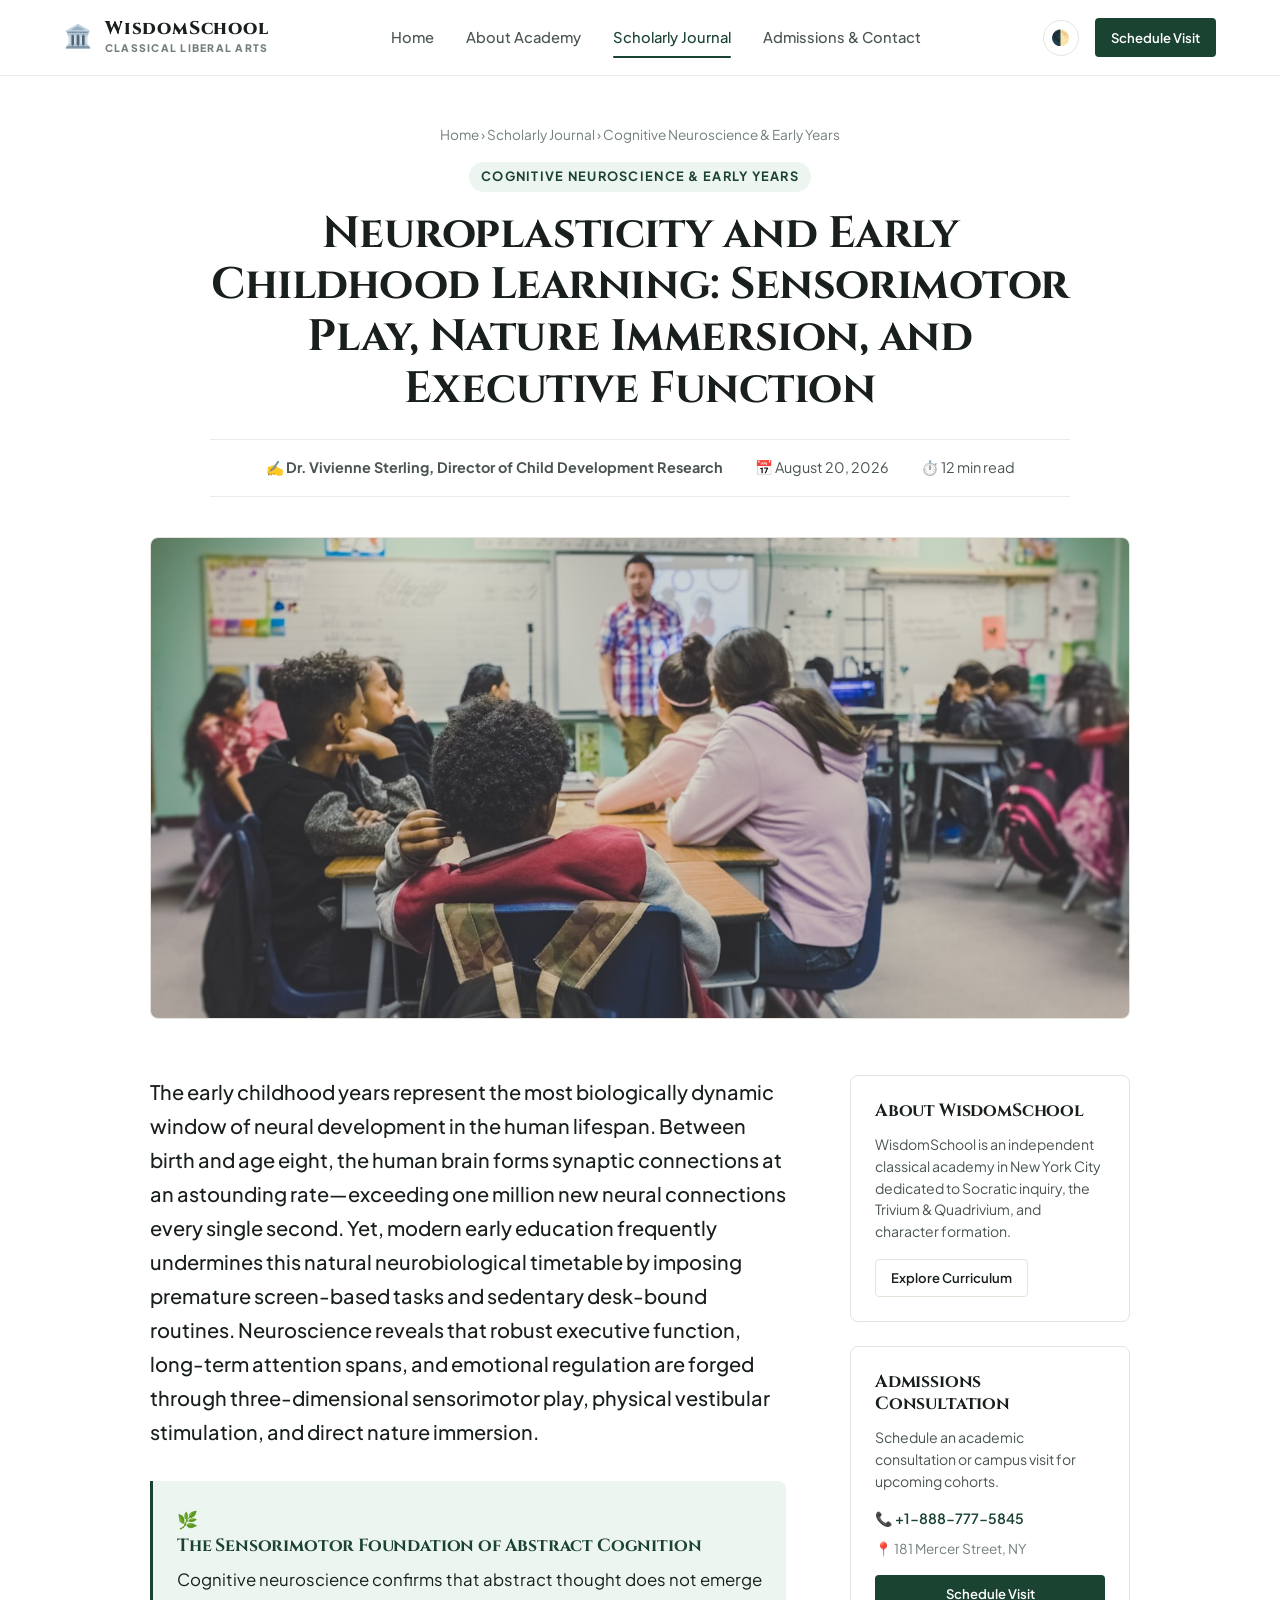
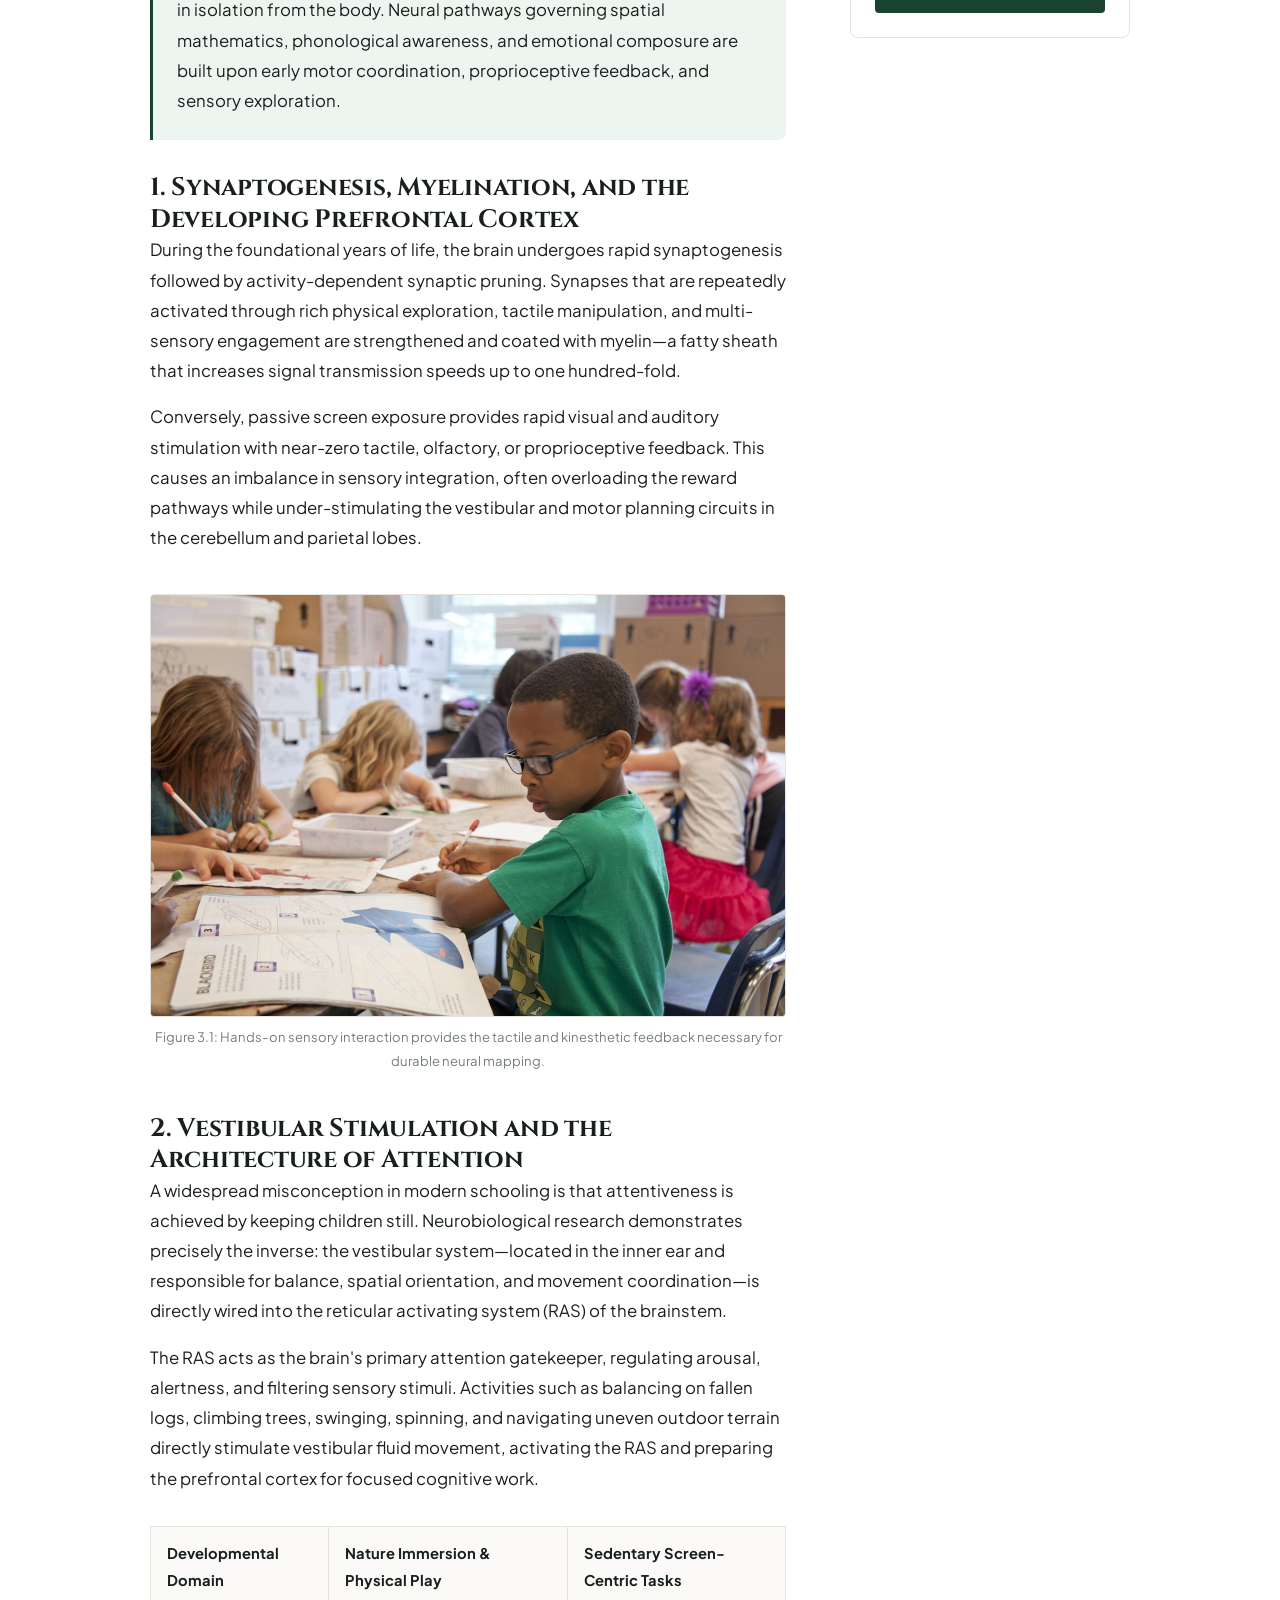
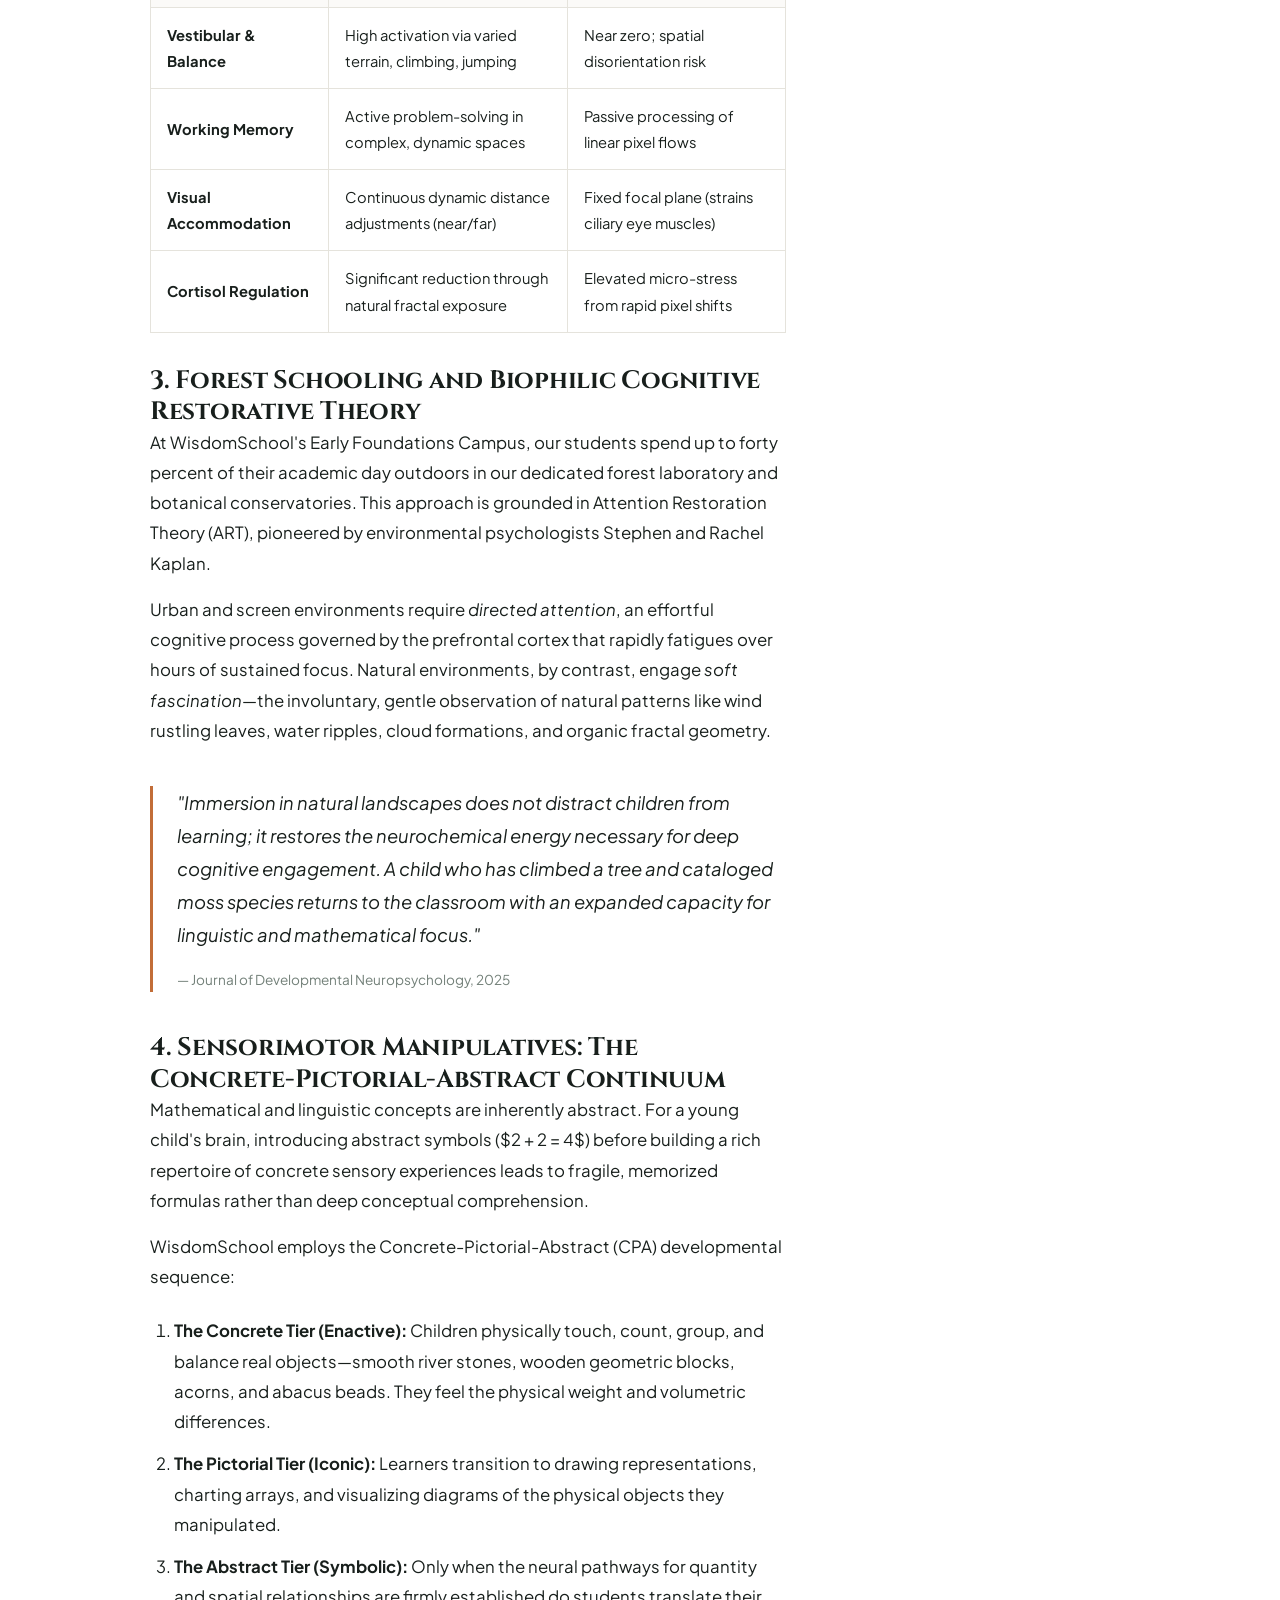
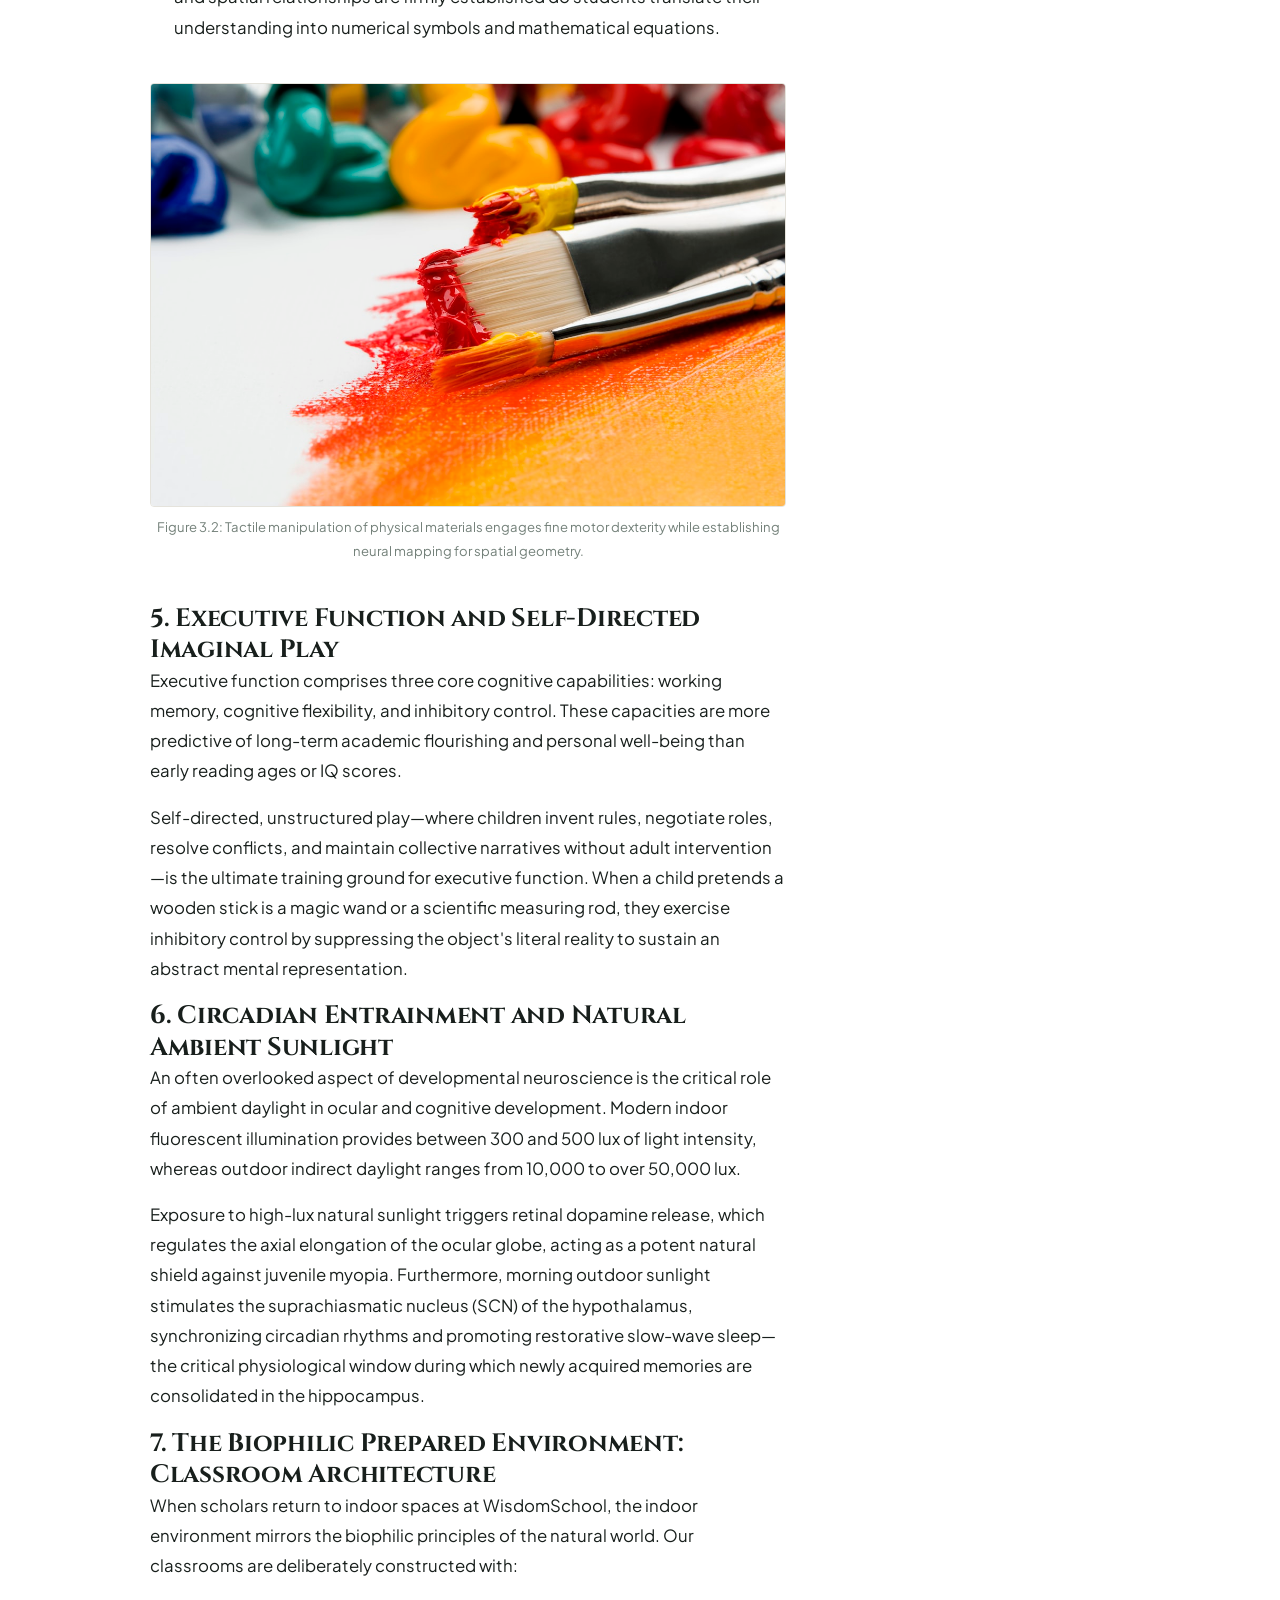
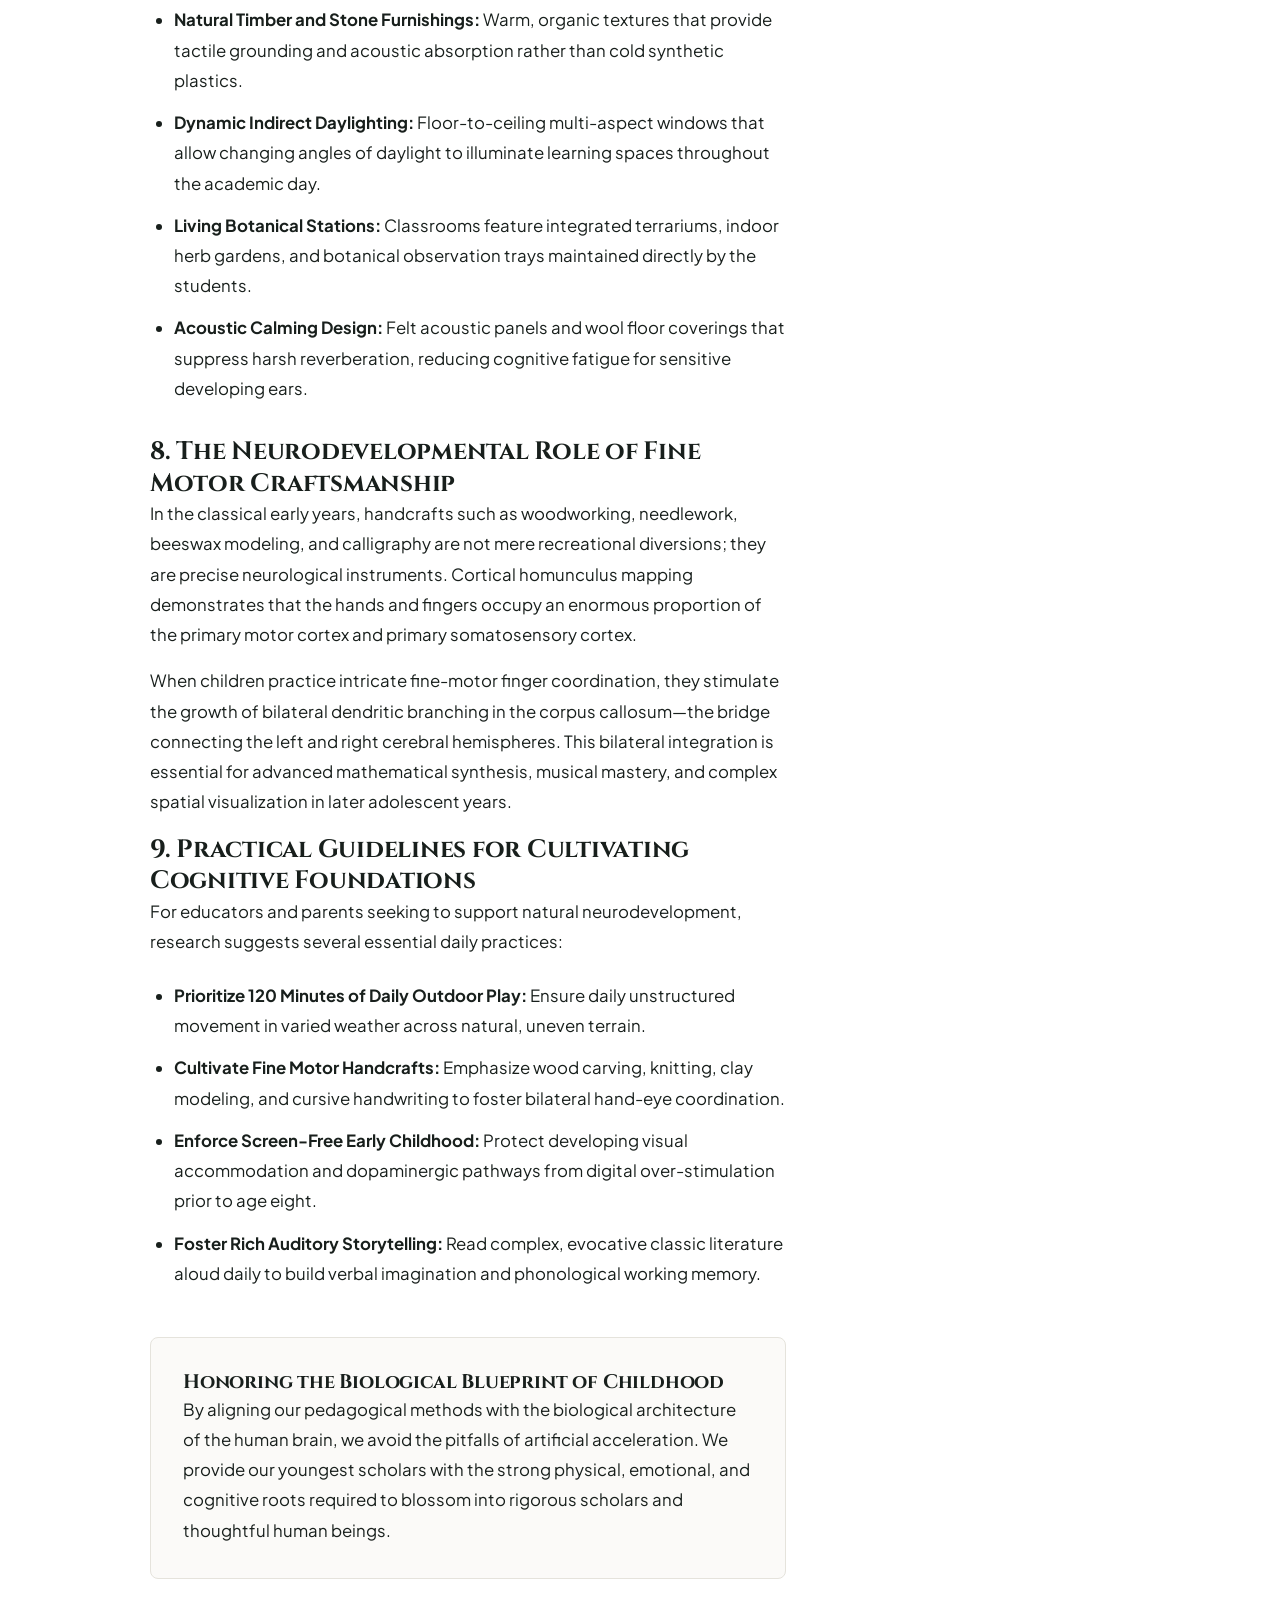
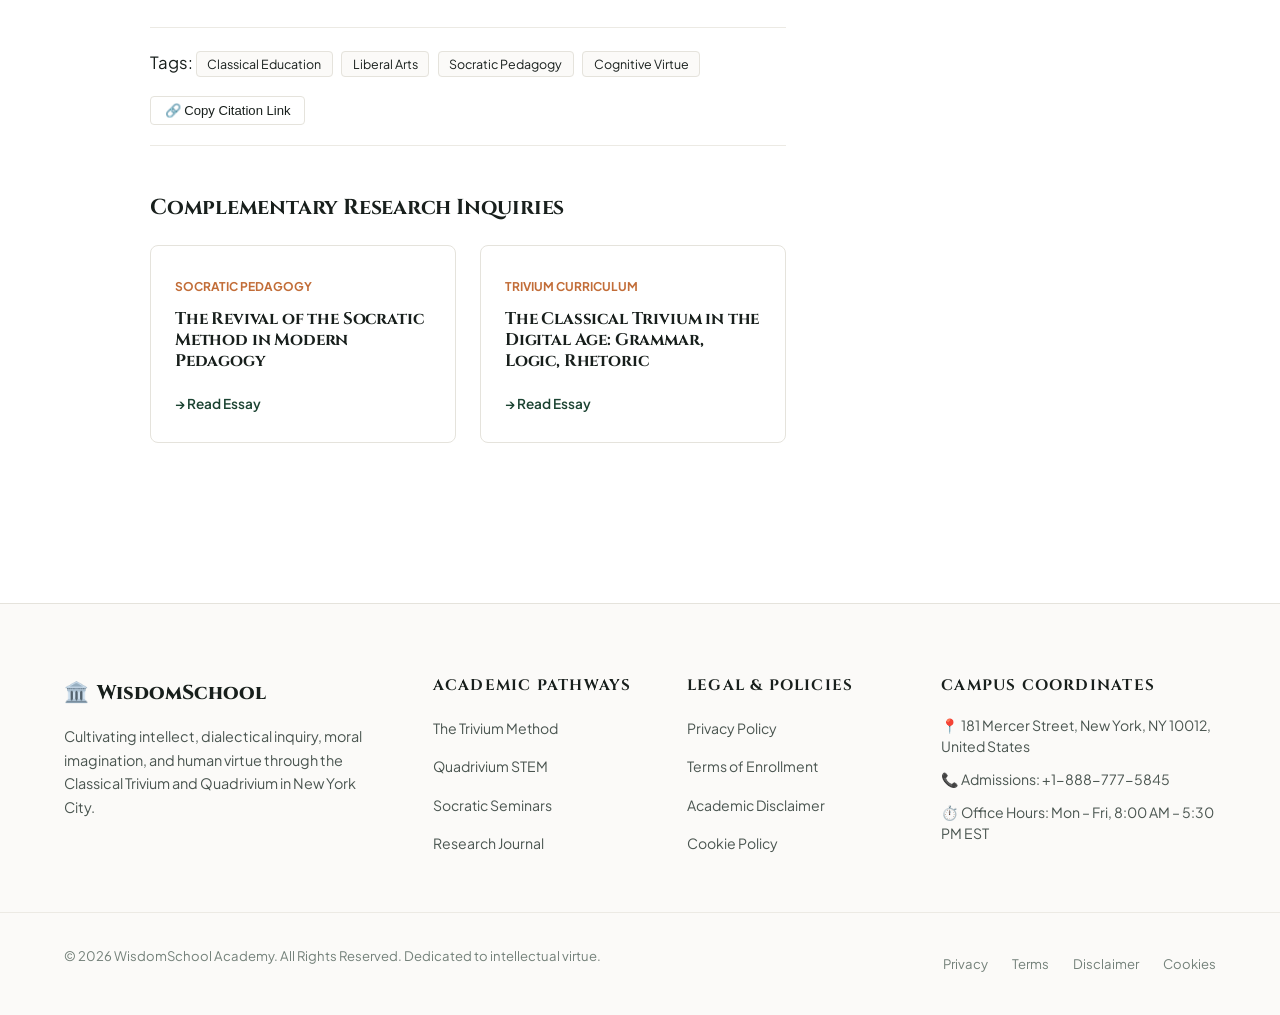
<file: blog/neuroplasticity-and-early-childhood-learning-sensorimotor-play-nature-immersion-and-executive-function.html>
<!DOCTYPE html>
<html lang="en">
<head>
    <!-- Google Tag Manager / GA4 -->
    <script async src="https://www.googletagmanager.com/gtag/js?id=G-0LY0HY7L01"></script>
    <script>
      window.dataLayer = window.dataLayer || [];
      function gtag(){dataLayer.push(arguments);}
      gtag('js', new Date());
      gtag('config', 'G-0LY0HY7L01');
    </script>
    <meta charset="UTF-8">
    <meta name="viewport" content="width=device-width, initial-scale=1.0">
    <title>Neuroplasticity and Early Childhood Learning: Sensorimotor Play, Nature Immersion, and Executive Function | WisdomSchool Academy</title>
    <meta name="description" content="An empirical exploration into how developmental neuroplasticity, outdoor nature immersion, and rich sensorimotor play build the neural architecture for advanced cognitive focus.">
    <link rel="stylesheet" href="../style.css">
    <link rel="preconnect" href="https://fonts.googleapis.com">
    <link rel="preconnect" href="https://fonts.gstatic.com" crossorigin>
    <link href="https://fonts.googleapis.com/css2?family=Cinzel:wght@600;700;800;900&family=Plus+Jakarta+Sans:ital,wght@0,300;0,400;0,500;0,600;0,700;0,800;1,400;1,600&display=swap" rel="stylesheet">
</head>
<body data-theme="light">
    <!-- Header -->
    <header class="site-header">
        <div class="header-container">
            <a href="../index.html" class="brand-logo">
                <span class="brand-crest">🏛️</span>
                <div class="brand-text">
                    <span class="brand-name">WisdomSchool</span>
                    <span class="brand-sub">Classical Liberal Arts</span>
                </div>
            </a>
            <nav class="desktop-nav">
                <a href="../index.html" class="nav-link ">Home</a>
                <a href="../about.html" class="nav-link ">About Academy</a>
                <a href="../blog.html" class="nav-link active">Scholarly Journal</a>
                <a href="../contact.html" class="nav-link ">Admissions & Contact</a>
            </nav>
            <div class="header-actions">
                <button class="theme-toggle-btn" id="themeToggle" aria-label="Toggle Theme">
                    <span class="theme-icon">🌓</span>
                </button>
                <a href="../contact.html" class="btn btn-primary btn-sm">Schedule Visit</a>
                <button class="mobile-menu-btn" id="menuToggle" aria-label="Open Navigation Menu">
                    <span></span><span></span><span></span>
                </button>
            </div>
        </div>
    </header>

    <div class="mobile-drawer" id="mobileDrawer">
        <div class="mobile-drawer-header">
            <span class="brand-name">WisdomSchool</span>
            <button class="mobile-drawer-close" id="drawerClose">&times;</button>
        </div>
        <nav class="mobile-nav">
            <a href="../index.html" class="mobile-nav-link">Home</a>
            <a href="../about.html" class="mobile-nav-link">About Academy</a>
            <a href="../blog.html" class="mobile-nav-link">Scholarly Journal</a>
            <a href="../contact.html" class="mobile-nav-link">Admissions & Contact</a>
        </nav>
        <div class="mobile-drawer-footer">
            <p><strong>WisdomSchool Academy</strong></p>
            <p>181 Mercer Street, New York, NY 10012, United States</p>
            <p>Admissions: +1-888-777-5845</p>
        </div>
    </div>

        <main class="main-content">
            <article class="blog-post-article">
                <header class="article-header">
                    <div class="article-breadcrumbs">
                        <a href="../index.html">Home</a> &rsaquo; 
                        <a href="../blog.html">Scholarly Journal</a> &rsaquo; 
                        <span>Cognitive Neuroscience & Early Years</span>
                    </div>
                    <span class="article-category-badge">Cognitive Neuroscience & Early Years</span>
                    <h1 class="article-main-title">Neuroplasticity and Early Childhood Learning: Sensorimotor Play, Nature Immersion, and Executive Function</h1>
                    <div class="article-meta-bar">
                        <span>✍️ <strong>Dr. Vivienne Sterling, Director of Child Development Research</strong></span>
                        <span>📅 August 20, 2026</span>
                        <span>⏱️ 12 min read</span>
                    </div>
                </header>

                <div class="article-featured-media">
                <img src="../images/early-childhood-nature-exploration.jpg" alt="Neuroplasticity and Early Childhood Learning: Sensorimotor Play, Nature Immersion, and Executive Function">
                </div>

                <div class="article-content-wrapper">
                    <div class="article-body-content">
                        
            <p class="lead-paragraph">
                The early childhood years represent the most biologically dynamic window of neural development in the human lifespan. Between birth and age eight, the human brain forms synaptic connections at an astounding rate—exceeding one million new neural connections every single second. Yet, modern early education frequently undermines this natural neurobiological timetable by imposing premature screen-based tasks and sedentary desk-bound routines. Neuroscience reveals that robust executive function, long-term attention spans, and emotional regulation are forged through three-dimensional sensorimotor play, physical vestibular stimulation, and direct nature immersion.
            </p>

            <div class="scholarly-callout">
                <div class="callout-icon">🌿</div>
                <div class="callout-body">
                    <h4>The Sensorimotor Foundation of Abstract Cognition</h4>
                    <p>
                        Cognitive neuroscience confirms that abstract thought does not emerge in isolation from the body. Neural pathways governing spatial mathematics, phonological awareness, and emotional composure are built upon early motor coordination, proprioceptive feedback, and sensory exploration.
                    </p>
                </div>
            </div>

            <h2>1. Synaptogenesis, Myelination, and the Developing Prefrontal Cortex</h2>
            <p>
                During the foundational years of life, the brain undergoes rapid synaptogenesis followed by activity-dependent synaptic pruning. Synapses that are repeatedly activated through rich physical exploration, tactile manipulation, and multi-sensory engagement are strengthened and coated with myelin—a fatty sheath that increases signal transmission speeds up to one hundred-fold.
            </p>
            <p>
                Conversely, passive screen exposure provides rapid visual and auditory stimulation with near-zero tactile, olfactory, or proprioceptive feedback. This causes an imbalance in sensory integration, often overloading the reward pathways while under-stimulating the vestibular and motor planning circuits in the cerebellum and parietal lobes.
            </p>

            <div class="article-inner-image">
                <img src="../images/outdoor-botanical-garden-study.jpg" alt="Laboratory microscopy and observation of biological cellular structures">
                <span class="image-caption">Figure 3.1: Hands-on sensory interaction provides the tactile and kinesthetic feedback necessary for durable neural mapping.</span>
            </div>

            <h2>2. Vestibular Stimulation and the Architecture of Attention</h2>
            <p>
                A widespread misconception in modern schooling is that attentiveness is achieved by keeping children still. Neurobiological research demonstrates precisely the inverse: the vestibular system—located in the inner ear and responsible for balance, spatial orientation, and movement coordination—is directly wired into the reticular activating system (RAS) of the brainstem.
            </p>
            <p>
                The RAS acts as the brain's primary attention gatekeeper, regulating arousal, alertness, and filtering sensory stimuli. Activities such as balancing on fallen logs, climbing trees, swinging, spinning, and navigating uneven outdoor terrain directly stimulate vestibular fluid movement, activating the RAS and preparing the prefrontal cortex for focused cognitive work.
            </p>

            <table class="academic-comparison-table">
                <thead>
                    <tr>
                        <th>Developmental Domain</th>
                        <th>Nature Immersion & Physical Play</th>
                        <th>Sedentary Screen-Centric Tasks</th>
                    </tr>
                </thead>
                <tbody>
                    <tr>
                        <td><strong>Vestibular & Balance</strong></td>
                        <td>High activation via varied terrain, climbing, jumping</td>
                        <td>Near zero; spatial disorientation risk</td>
                    </tr>
                    <tr>
                        <td><strong>Working Memory</strong></td>
                        <td>Active problem-solving in complex, dynamic spaces</td>
                        <td>Passive processing of linear pixel flows</td>
                    </tr>
                    <tr>
                        <td><strong>Visual Accommodation</strong></td>
                        <td>Continuous dynamic distance adjustments (near/far)</td>
                        <td>Fixed focal plane (strains ciliary eye muscles)</td>
                    </tr>
                    <tr>
                        <td><strong>Cortisol Regulation</strong></td>
                        <td>Significant reduction through natural fractal exposure</td>
                        <td>Elevated micro-stress from rapid pixel shifts</td>
                    </tr>
                </tbody>
            </table>

            <h2>3. Forest Schooling and Biophilic Cognitive Restorative Theory</h2>
            <p>
                At WisdomSchool's Early Foundations Campus, our students spend up to forty percent of their academic day outdoors in our dedicated forest laboratory and botanical conservatories. This approach is grounded in Attention Restoration Theory (ART), pioneered by environmental psychologists Stephen and Rachel Kaplan.
            </p>
            <p>
                Urban and screen environments require <em>directed attention</em>, an effortful cognitive process governed by the prefrontal cortex that rapidly fatigues over hours of sustained focus. Natural environments, by contrast, engage <em>soft fascination</em>—the involuntary, gentle observation of natural patterns like wind rustling leaves, water ripples, cloud formations, and organic fractal geometry.
            </p>
            <blockquote class="scholarly-quote">
                <p>
                    "Immersion in natural landscapes does not distract children from learning; it restores the neurochemical energy necessary for deep cognitive engagement. A child who has climbed a tree and cataloged moss species returns to the classroom with an expanded capacity for linguistic and mathematical focus."
                </p>
                <cite>&mdash; Journal of Developmental Neuropsychology, 2025</cite>
            </blockquote>

            <h2>4. Sensorimotor Manipulatives: The Concrete-Pictorial-Abstract Continuum</h2>
            <p>
                Mathematical and linguistic concepts are inherently abstract. For a young child's brain, introducing abstract symbols ($2 + 2 = 4$) before building a rich repertoire of concrete sensory experiences leads to fragile, memorized formulas rather than deep conceptual comprehension.
            </p>
            <p>
                WisdomSchool employs the Concrete-Pictorial-Abstract (CPA) developmental sequence:
            </p>
            <ol class="academic-ordered-list">
                <li><strong>The Concrete Tier (Enactive):</strong> Children physically touch, count, group, and balance real objects—smooth river stones, wooden geometric blocks, acorns, and abacus beads. They feel the physical weight and volumetric differences.</li>
                <li><strong>The Pictorial Tier (Iconic):</strong> Learners transition to drawing representations, charting arrays, and visualizing diagrams of the physical objects they manipulated.</li>
                <li><strong>The Abstract Tier (Symbolic):</strong> Only when the neural pathways for quantity and spatial relationships are firmly established do students translate their understanding into numerical symbols and mathematical equations.</li>
            </ol>

            <div class="article-inner-image">
                <img src="../images/student-art-studio-creativity.jpg" alt="Art atelier where tactile clay and natural pigment materials are explored">
                <span class="image-caption">Figure 3.2: Tactile manipulation of physical materials engages fine motor dexterity while establishing neural mapping for spatial geometry.</span>
            </div>

            <h2>5. Executive Function and Self-Directed Imaginal Play</h2>
            <p>
                Executive function comprises three core cognitive capabilities: working memory, cognitive flexibility, and inhibitory control. These capacities are more predictive of long-term academic flourishing and personal well-being than early reading ages or IQ scores.
            </p>
            <p>
                Self-directed, unstructured play—where children invent rules, negotiate roles, resolve conflicts, and maintain collective narratives without adult intervention—is the ultimate training ground for executive function. When a child pretends a wooden stick is a magic wand or a scientific measuring rod, they exercise inhibitory control by suppressing the object's literal reality to sustain an abstract mental representation.
            </p>

            <h2>6. Circadian Entrainment and Natural Ambient Sunlight</h2>
            <p>
                An often overlooked aspect of developmental neuroscience is the critical role of ambient daylight in ocular and cognitive development. Modern indoor fluorescent illumination provides between 300 and 500 lux of light intensity, whereas outdoor indirect daylight ranges from 10,000 to over 50,000 lux.
            </p>
            <p>
                Exposure to high-lux natural sunlight triggers retinal dopamine release, which regulates the axial elongation of the ocular globe, acting as a potent natural shield against juvenile myopia. Furthermore, morning outdoor sunlight stimulates the suprachiasmatic nucleus (SCN) of the hypothalamus, synchronizing circadian rhythms and promoting restorative slow-wave sleep—the critical physiological window during which newly acquired memories are consolidated in the hippocampus.
            </p>

            <h2>7. The Biophilic Prepared Environment: Classroom Architecture</h2>
            <p>
                When scholars return to indoor spaces at WisdomSchool, the indoor environment mirrors the biophilic principles of the natural world. Our classrooms are deliberately constructed with:
            </p>
            <ul class="academic-checklist">
                <li><strong>Natural Timber and Stone Furnishings:</strong> Warm, organic textures that provide tactile grounding and acoustic absorption rather than cold synthetic plastics.</li>
                <li><strong>Dynamic Indirect Daylighting:</strong> Floor-to-ceiling multi-aspect windows that allow changing angles of daylight to illuminate learning spaces throughout the academic day.</li>
                <li><strong>Living Botanical Stations:</strong> Classrooms feature integrated terrariums, indoor herb gardens, and botanical observation trays maintained directly by the students.</li>
                <li><strong>Acoustic Calming Design:</strong> Felt acoustic panels and wool floor coverings that suppress harsh reverberation, reducing cognitive fatigue for sensitive developing ears.</li>
            </ul>

            <h2>8. The Neurodevelopmental Role of Fine Motor Craftsmanship</h2>
            <p>
                In the classical early years, handcrafts such as woodworking, needlework, beeswax modeling, and calligraphy are not mere recreational diversions; they are precise neurological instruments. Cortical homunculus mapping demonstrates that the hands and fingers occupy an enormous proportion of the primary motor cortex and primary somatosensory cortex.
            </p>
            <p>
                When children practice intricate fine-motor finger coordination, they stimulate the growth of bilateral dendritic branching in the corpus callosum—the bridge connecting the left and right cerebral hemispheres. This bilateral integration is essential for advanced mathematical synthesis, musical mastery, and complex spatial visualization in later adolescent years.
            </p>

            <h2>9. Practical Guidelines for Cultivating Cognitive Foundations</h2>
            <p>
                For educators and parents seeking to support natural neurodevelopment, research suggests several essential daily practices:
            </p>
            <ul class="academic-checklist">
                <li><strong>Prioritize 120 Minutes of Daily Outdoor Play:</strong> Ensure daily unstructured movement in varied weather across natural, uneven terrain.</li>
                <li><strong>Cultivate Fine Motor Handcrafts:</strong> Emphasize wood carving, knitting, clay modeling, and cursive handwriting to foster bilateral hand-eye coordination.</li>
                <li><strong>Enforce Screen-Free Early Childhood:</strong> Protect developing visual accommodation and dopaminergic pathways from digital over-stimulation prior to age eight.</li>
                <li><strong>Foster Rich Auditory Storytelling:</strong> Read complex, evocative classic literature aloud daily to build verbal imagination and phonological working memory.</li>
            </ul>

            <div class="conclusion-box">
                <h3>Honoring the Biological Blueprint of Childhood</h3>
                <p>
                    By aligning our pedagogical methods with the biological architecture of the human brain, we avoid the pitfalls of artificial acceleration. We provide our youngest scholars with the strong physical, emotional, and cognitive roots required to blossom into rigorous scholars and thoughtful human beings.
                </p>
            </div>
        

                        <div class="article-tags-share">
                            <div>
                                <span>Tags:</span>
                                <span class="tag-badge">Classical Education</span>
                                <span class="tag-badge">Liberal Arts</span>
                                <span class="tag-badge">Socratic Pedagogy</span>
                                <span class="tag-badge">Cognitive Virtue</span>
                            </div>
                            <div>
                                <button class="share-btn" onclick="navigator.clipboard.writeText(window.location.href); alert('Citation link copied to clipboard!');">🔗 Copy Citation Link</button>
                            </div>
                        </div>

                        <!-- Related Articles Navigation -->
                        <div class="related-essays-box">
                            <h3 class="related-heading">Complementary Research Inquiries</h3>
                            <div class="related-essays-grid">
                                <a href="the-revival-of-the-socratic-method-in-modern-pedagogy-critical-dialogue-and-cognitive-autonomy.html" class="related-essay-card">
                                    <span class="card-cat">Socratic Pedagogy</span>
                                    <h4>The Revival of the Socratic Method in Modern Pedagogy</h4>
                                    <span class="card-arrow">&rarr; Read Essay</span>
                                </a>
                                <a href="the-classical-trivium-in-the-digital-age-grammar-logic-and-rhetoric-for-future-minds.html" class="related-essay-card">
                                    <span class="card-cat">Trivium Curriculum</span>
                                    <h4>The Classical Trivium in the Digital Age: Grammar, Logic, Rhetoric</h4>
                                    <span class="card-arrow">&rarr; Read Essay</span>
                                </a>
                            </div>
                        </div>
                    </div>

                    <!-- Sticky Sidebar -->
                    <aside class="article-sidebar">
                        <div class="sidebar-widget">
                            <h3>About WisdomSchool</h3>
                            <p>WisdomSchool is an independent classical academy in New York City dedicated to Socratic inquiry, the Trivium & Quadrivium, and character formation.</p>
                            <a href="../about.html" class="btn btn-outline btn-sm">Explore Curriculum</a>
                        </div>

                        <div class="sidebar-widget">
                            <h3>Admissions Consultation</h3>
                            <p>Schedule an academic consultation or campus visit for upcoming cohorts.</p>
                            <p style="font-weight: 600; color: var(--brand-primary); margin-bottom: 0.5rem;">📞 +1-888-777-5845</p>
                            <p style="font-size: 0.85rem; color: var(--text-muted); margin-bottom: 1rem;">📍 181 Mercer Street, NY</p>
                            <a href="../contact.html" class="btn btn-primary btn-sm" style="width: 100%;">Schedule Visit</a>
                        </div>
                    </aside>
                </div>
            </article>
        </main>
            <!-- Site Footer -->
    <footer class="site-footer">
        <div class="footer-top">
            <div class="footer-col brand-col">
                <div class="footer-logo">
                    <span>🏛️</span>
                    <span>WisdomSchool</span>
                </div>
                <p class="footer-desc">
                    Cultivating intellect, dialectical inquiry, moral imagination, and human virtue through the Classical Trivium and Quadrivium in New York City.
                </p>
            </div>

            <div class="footer-col links-col">
                <h4 class="footer-heading">Academic Pathways</h4>
                <ul class="footer-links">
                    <li><a href="../about.html">The Trivium Method</a></li>
                    <li><a href="../about.html">Quadrivium STEM</a></li>
                    <li><a href="../about.html">Socratic Seminars</a></li>
                    <li><a href="../blog.html">Research Journal</a></li>
                </ul>
            </div>

            <div class="footer-col links-col">
                <h4 class="footer-heading">Legal & Policies</h4>
                <ul class="footer-links">
                    <li><a href="../privacy.html">Privacy Policy</a></li>
                    <li><a href="../terms.html">Terms of Enrollment</a></li>
                    <li><a href="../disclaimer.html">Academic Disclaimer</a></li>
                    <li><a href="../cookies.html">Cookie Policy</a></li>
                </ul>
            </div>

            <div class="footer-col footer-contact">
                <h4 class="footer-heading">Campus Coordinates</h4>
                <p>📍 181 Mercer Street, New York, NY 10012, United States</p>
                <p>📞 Admissions: +1-888-777-5845</p>
                <p>⏱️ Office Hours: Mon &ndash; Fri, 8:00 AM &ndash; 5:30 PM EST</p>
            </div>
        </div>

        <div class="footer-bottom">
            <div class="footer-bottom-container">
                <p class="copyright-text">
                    &copy; 2026 WisdomSchool Academy. All Rights Reserved. Dedicated to intellectual virtue.
                </p>
                <div class="footer-bottom-links">
                    <a href="../privacy.html">Privacy</a>
                    <a href="../terms.html">Terms</a>
                    <a href="../disclaimer.html">Disclaimer</a>
                    <a href="../cookies.html">Cookies</a>
                </div>
            </div>
        </div>
    </footer>

    <script src="../script.js"></script>
</body>
</html>
</file>
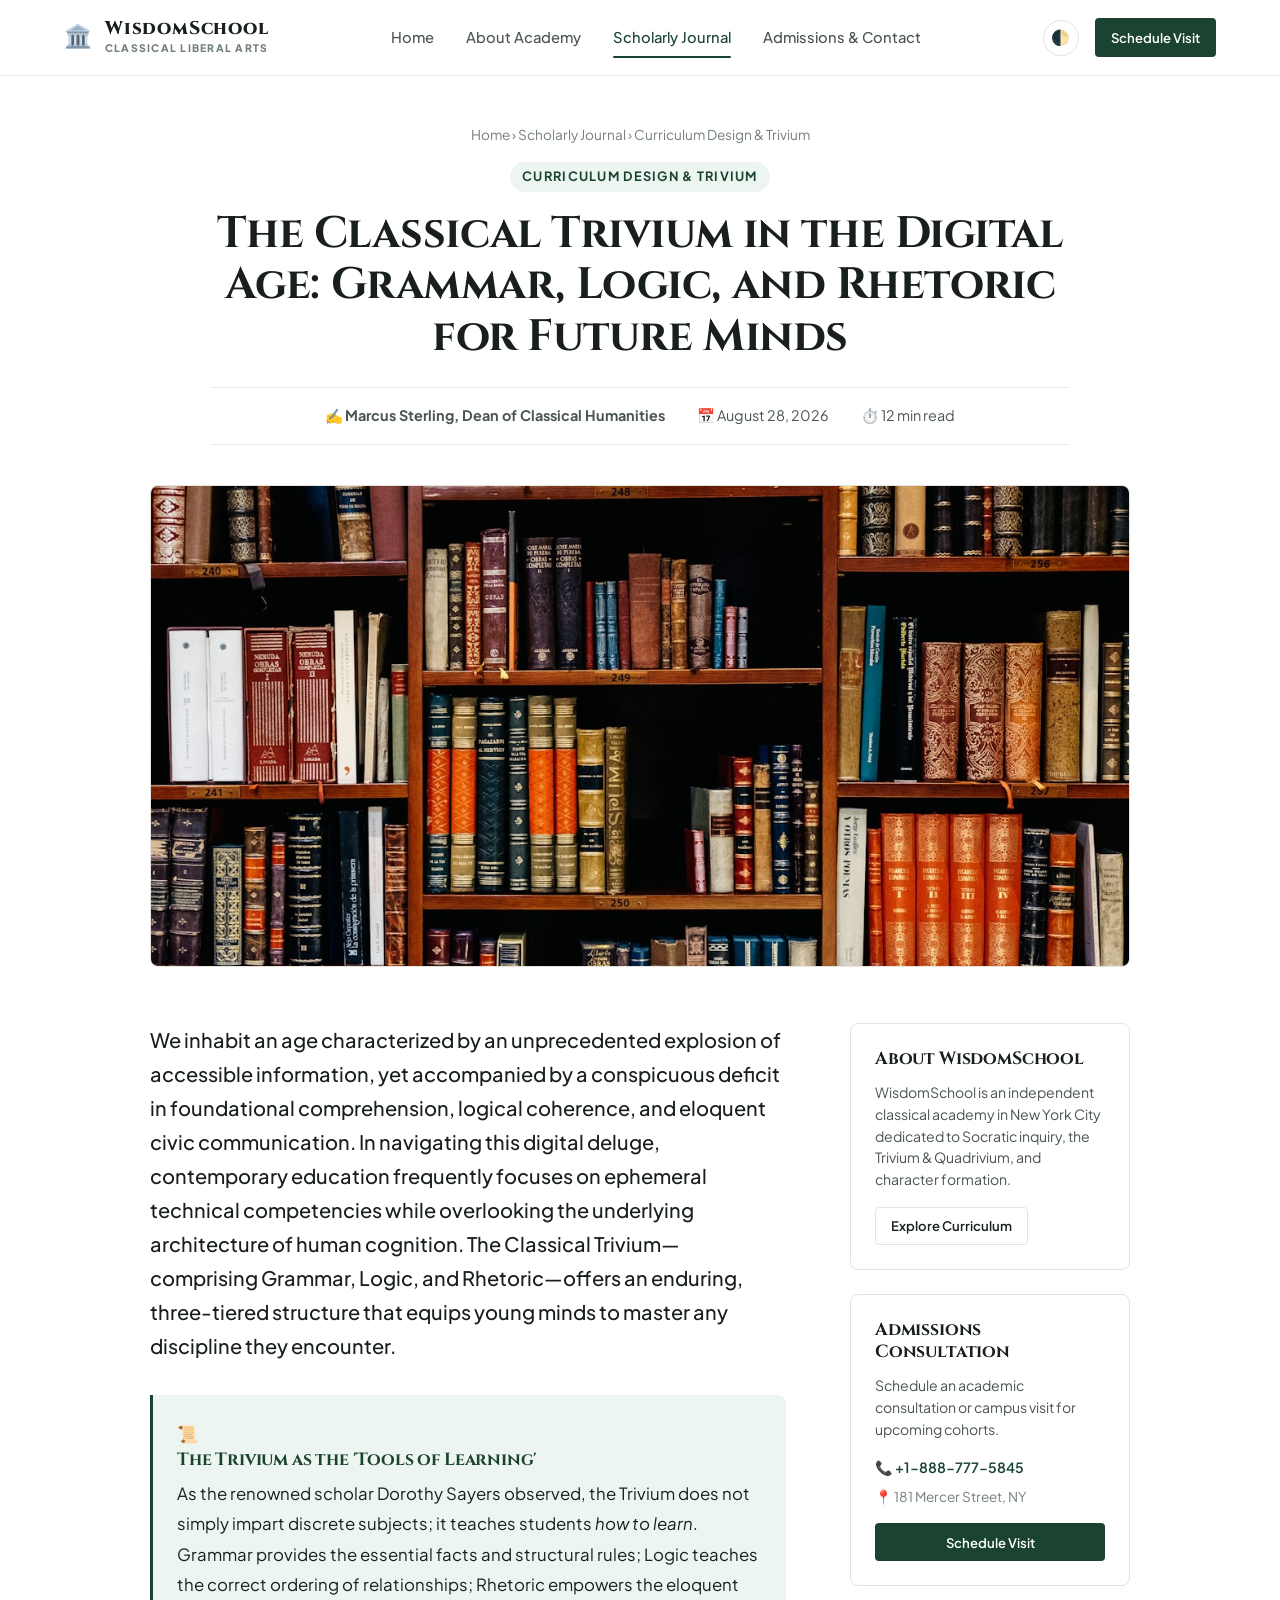
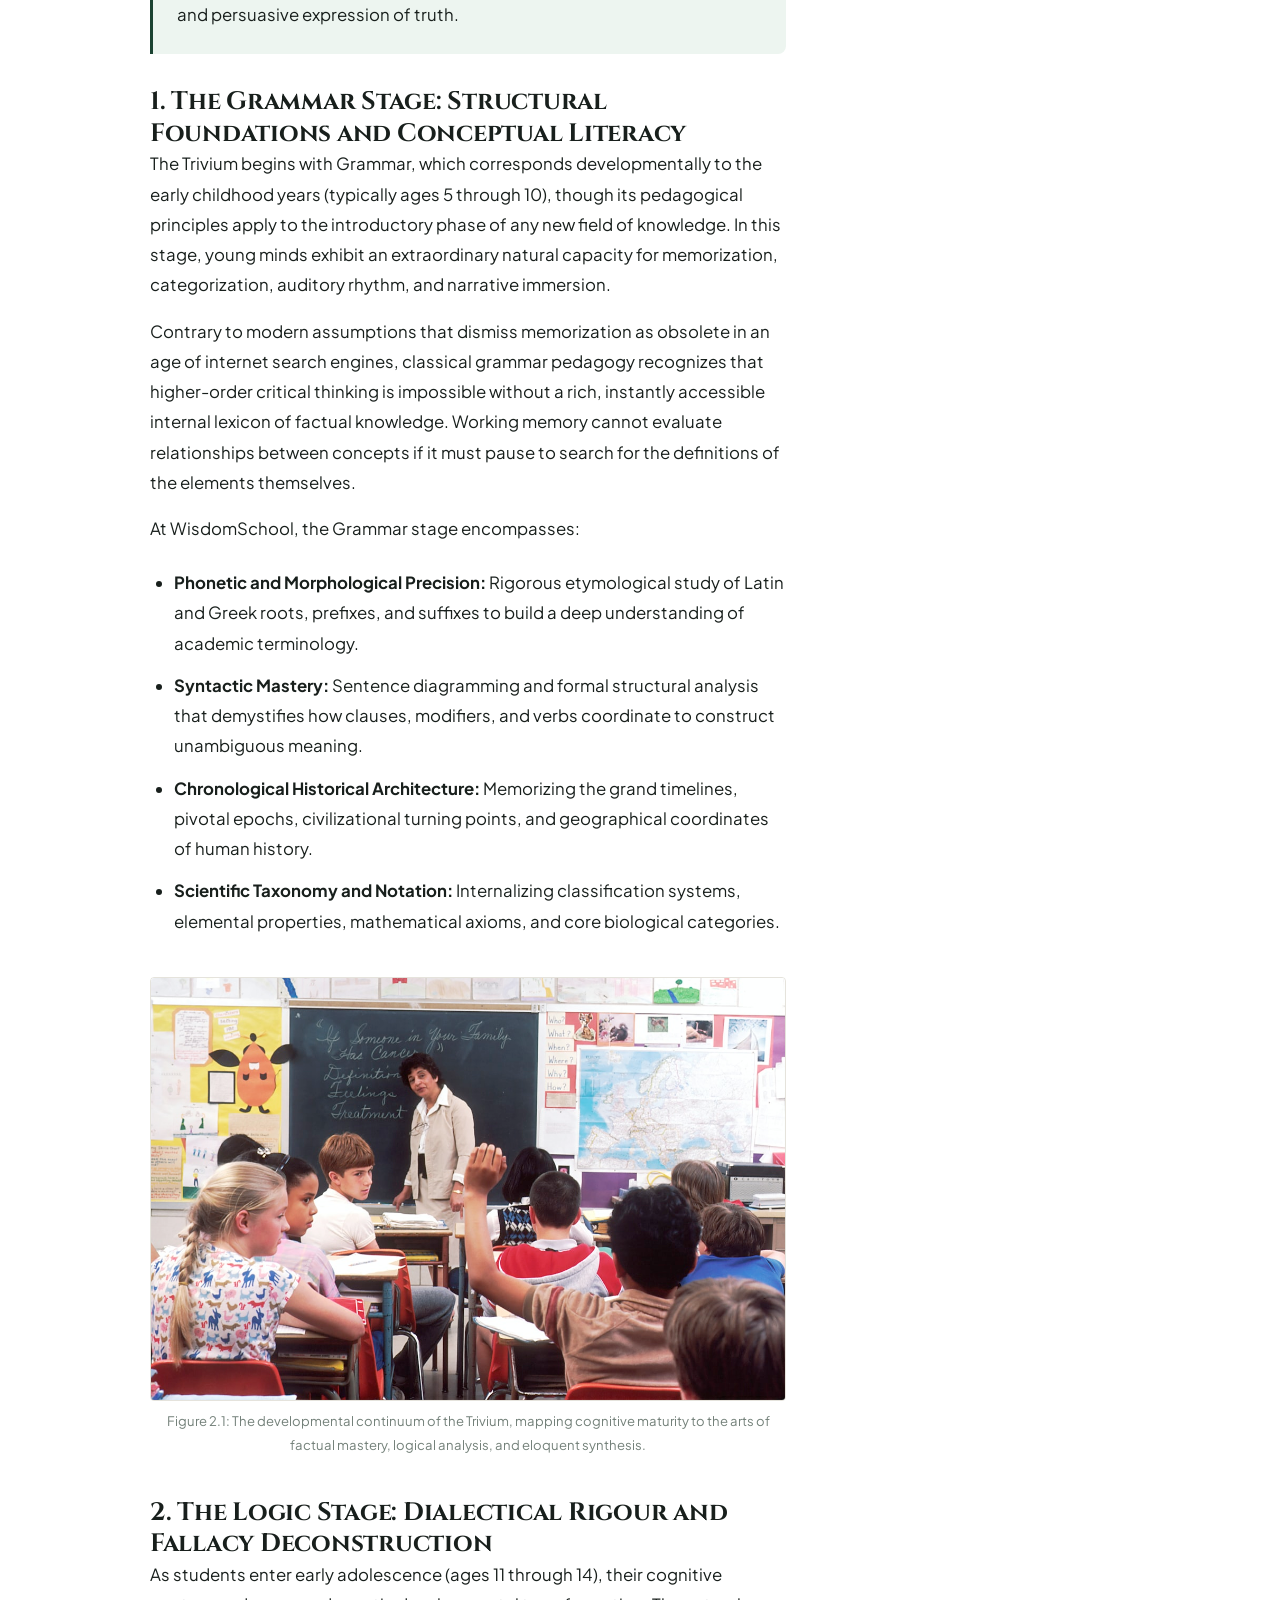
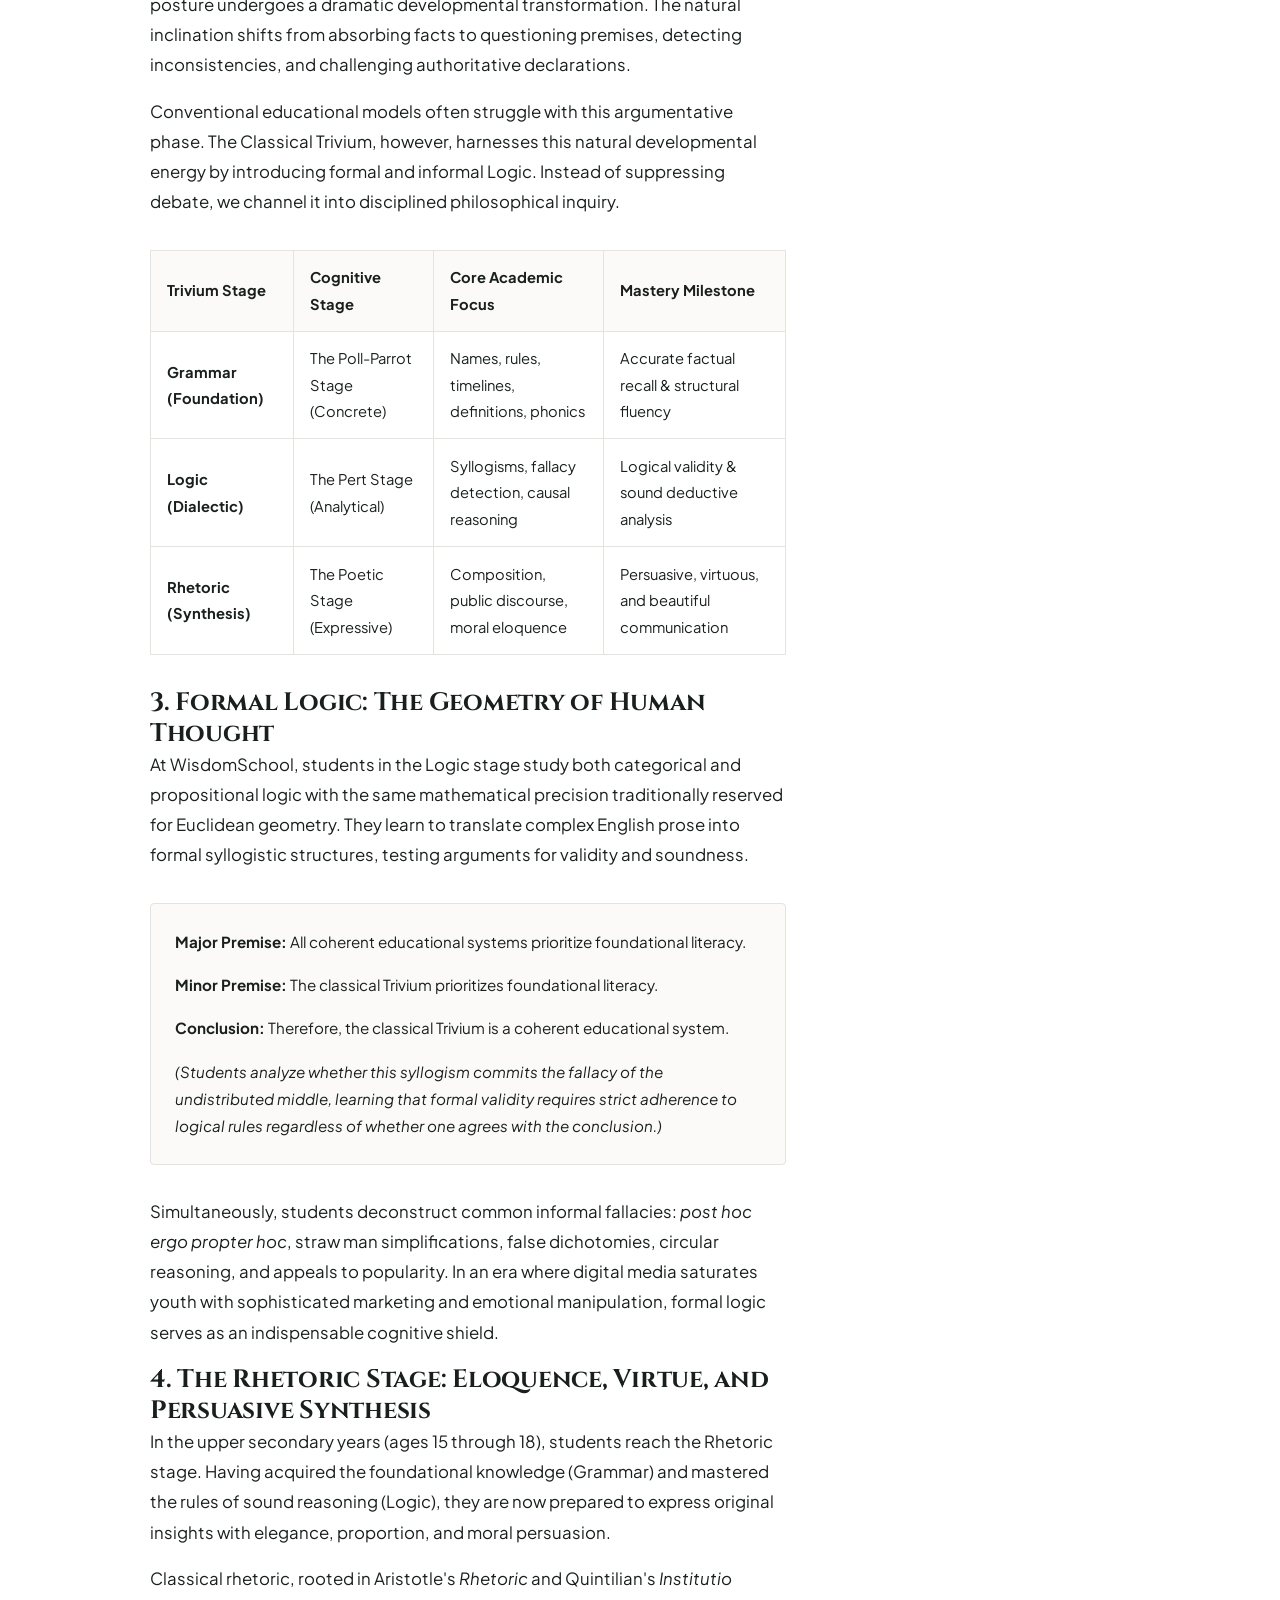
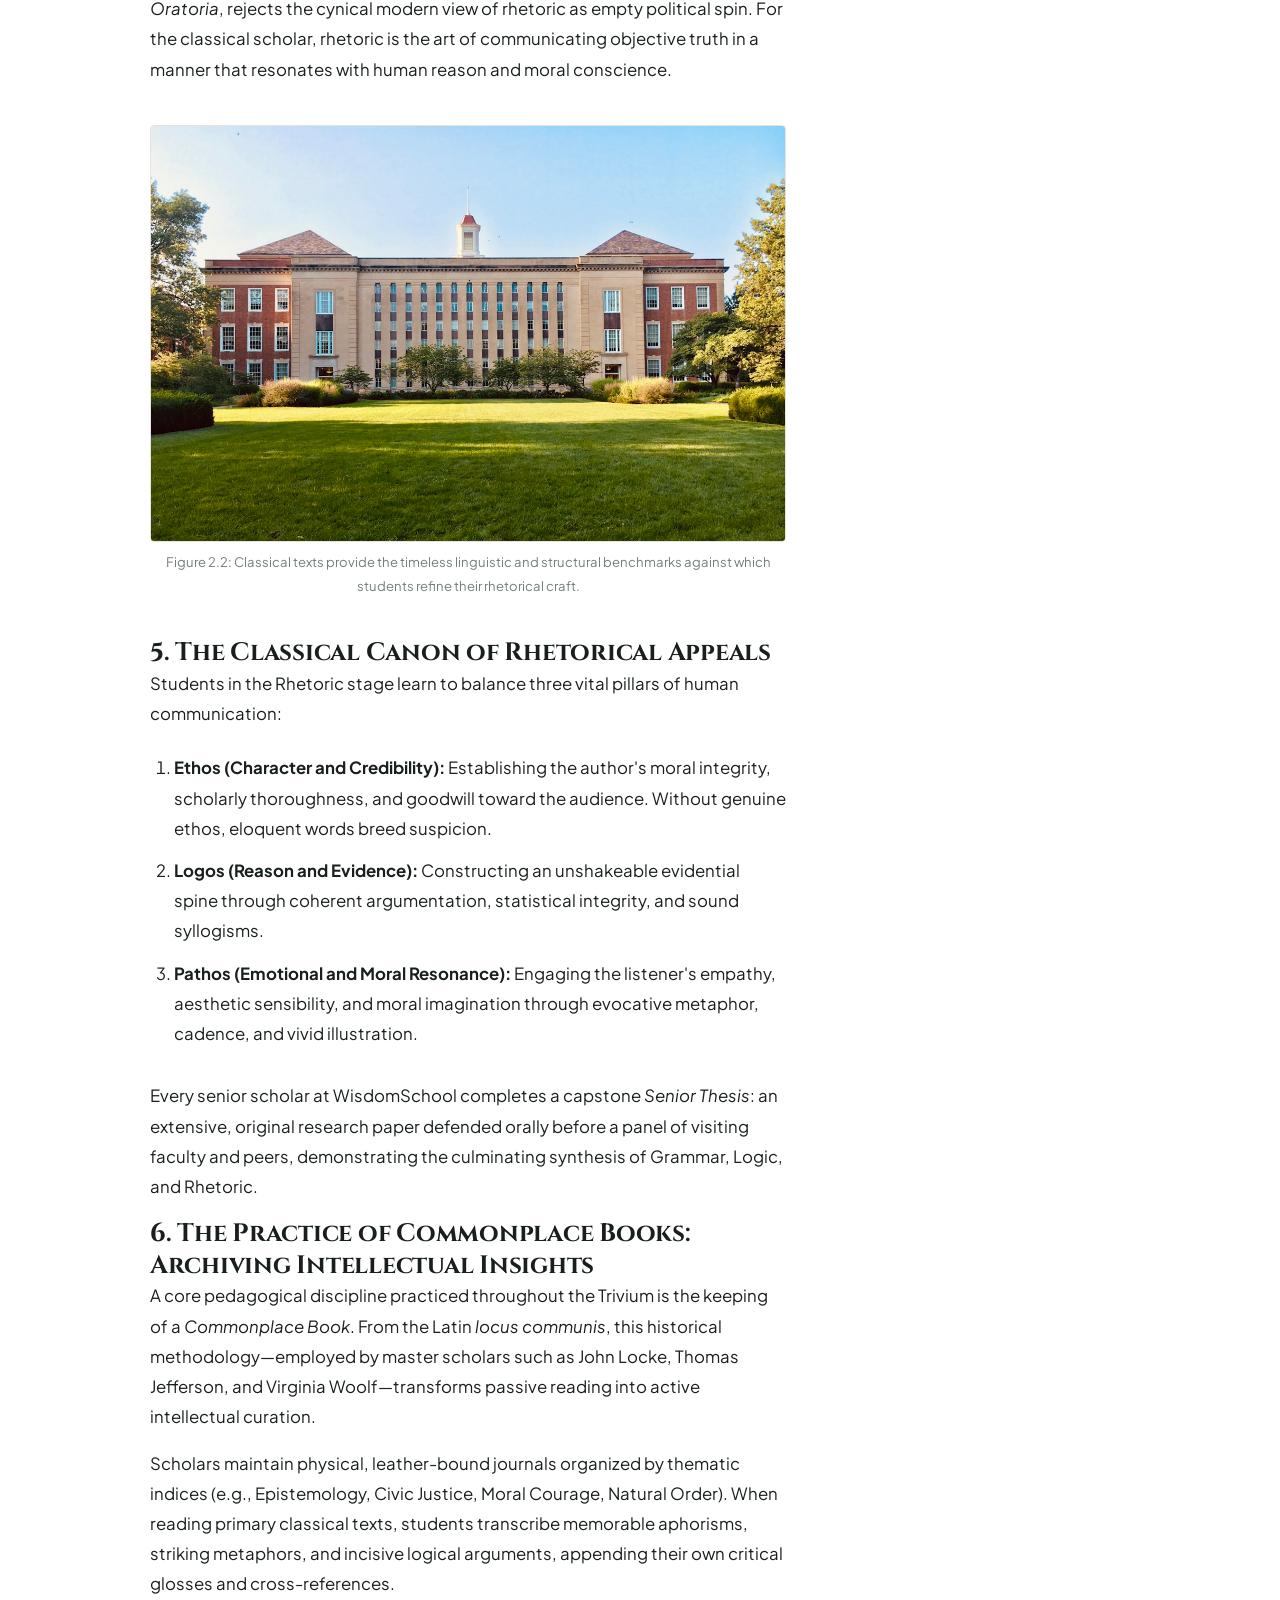
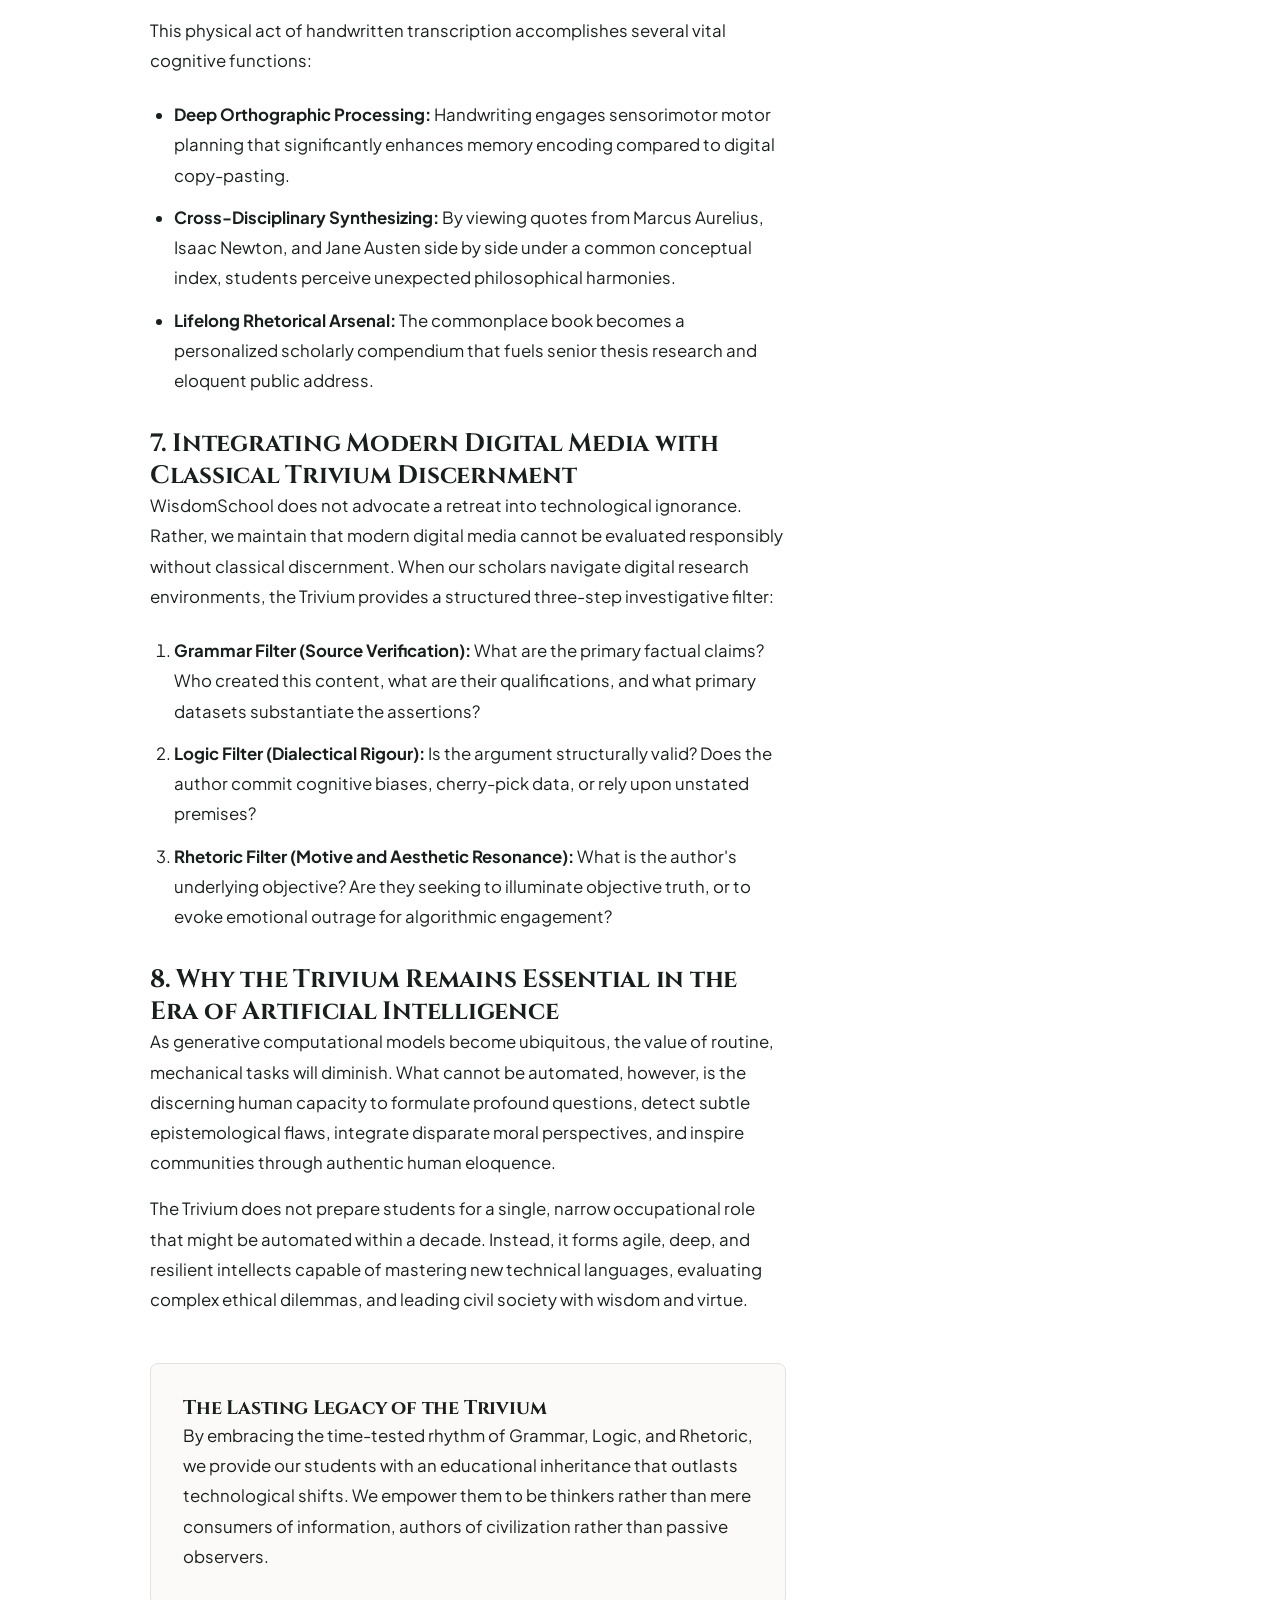
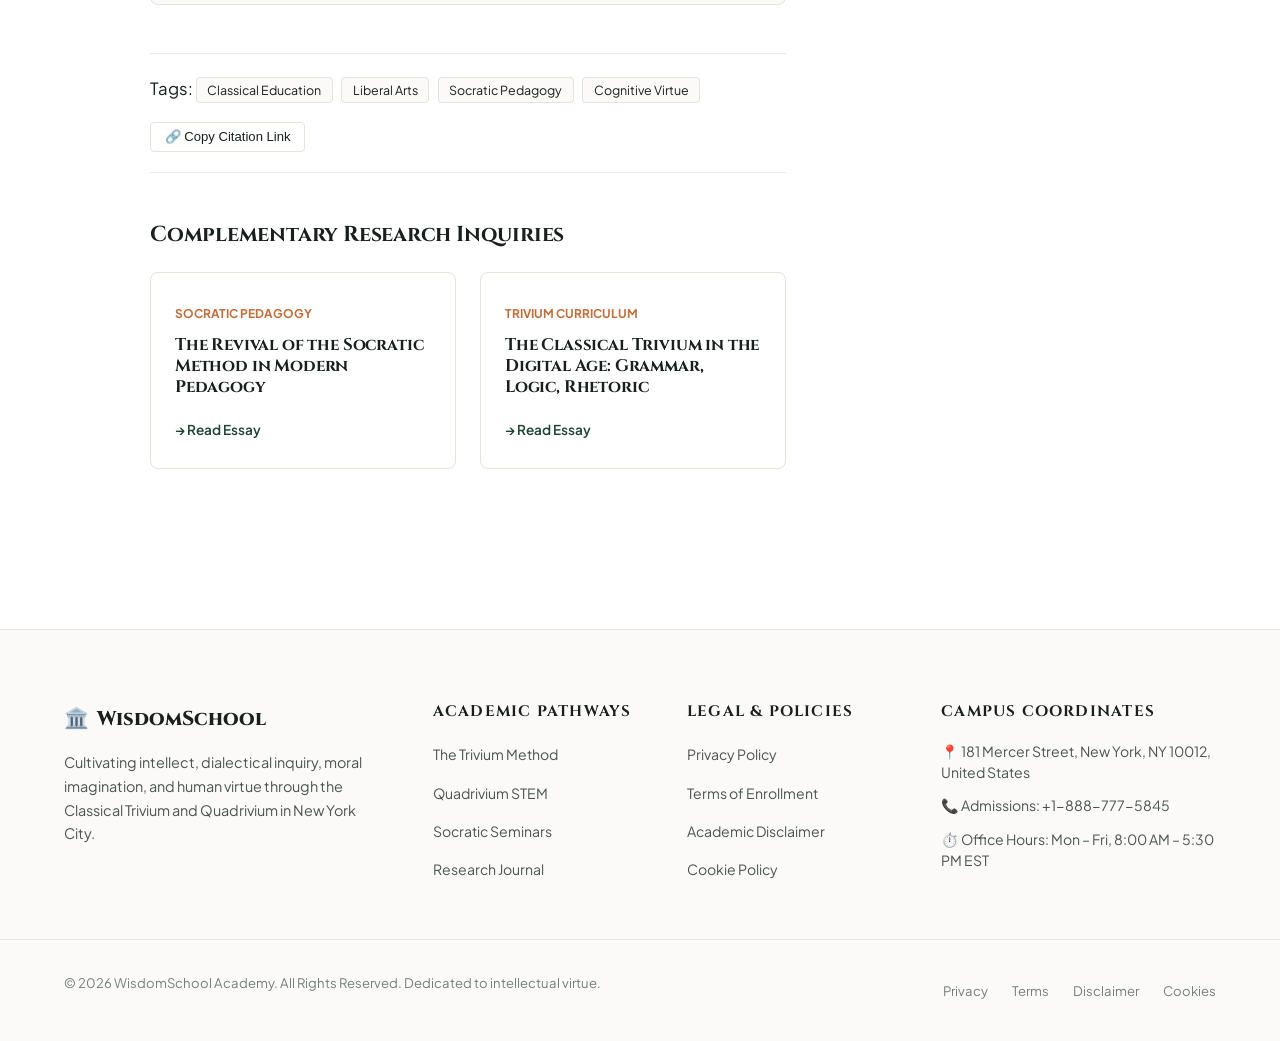
<file: blog/the-classical-trivium-in-the-digital-age-grammar-logic-and-rhetoric-for-future-minds.html>
<!DOCTYPE html>
<html lang="en">
<head>
    <!-- Google Tag Manager / GA4 -->
    <script async src="https://www.googletagmanager.com/gtag/js?id=G-0LY0HY7L01"></script>
    <script>
      window.dataLayer = window.dataLayer || [];
      function gtag(){dataLayer.push(arguments);}
      gtag('js', new Date());
      gtag('config', 'G-0LY0HY7L01');
    </script>
    <meta charset="UTF-8">
    <meta name="viewport" content="width=device-width, initial-scale=1.0">
    <title>The Classical Trivium in the Digital Age: Grammar, Logic, and Rhetoric for Future Minds | WisdomSchool Academy</title>
    <meta name="description" content="Discover how the three classical arts of language—Grammar, Logic, and Rhetoric—provide an enduring framework for mastery, coherence, and persuasive eloquence in an information-saturated era.">
    <link rel="stylesheet" href="../style.css">
    <link rel="preconnect" href="https://fonts.googleapis.com">
    <link rel="preconnect" href="https://fonts.gstatic.com" crossorigin>
    <link href="https://fonts.googleapis.com/css2?family=Cinzel:wght@600;700;800;900&family=Plus+Jakarta+Sans:ital,wght@0,300;0,400;0,500;0,600;0,700;0,800;1,400;1,600&display=swap" rel="stylesheet">
</head>
<body data-theme="light">
    <!-- Header -->
    <header class="site-header">
        <div class="header-container">
            <a href="../index.html" class="brand-logo">
                <span class="brand-crest">🏛️</span>
                <div class="brand-text">
                    <span class="brand-name">WisdomSchool</span>
                    <span class="brand-sub">Classical Liberal Arts</span>
                </div>
            </a>
            <nav class="desktop-nav">
                <a href="../index.html" class="nav-link ">Home</a>
                <a href="../about.html" class="nav-link ">About Academy</a>
                <a href="../blog.html" class="nav-link active">Scholarly Journal</a>
                <a href="../contact.html" class="nav-link ">Admissions & Contact</a>
            </nav>
            <div class="header-actions">
                <button class="theme-toggle-btn" id="themeToggle" aria-label="Toggle Theme">
                    <span class="theme-icon">🌓</span>
                </button>
                <a href="../contact.html" class="btn btn-primary btn-sm">Schedule Visit</a>
                <button class="mobile-menu-btn" id="menuToggle" aria-label="Open Navigation Menu">
                    <span></span><span></span><span></span>
                </button>
            </div>
        </div>
    </header>

    <div class="mobile-drawer" id="mobileDrawer">
        <div class="mobile-drawer-header">
            <span class="brand-name">WisdomSchool</span>
            <button class="mobile-drawer-close" id="drawerClose">&times;</button>
        </div>
        <nav class="mobile-nav">
            <a href="../index.html" class="mobile-nav-link">Home</a>
            <a href="../about.html" class="mobile-nav-link">About Academy</a>
            <a href="../blog.html" class="mobile-nav-link">Scholarly Journal</a>
            <a href="../contact.html" class="mobile-nav-link">Admissions & Contact</a>
        </nav>
        <div class="mobile-drawer-footer">
            <p><strong>WisdomSchool Academy</strong></p>
            <p>181 Mercer Street, New York, NY 10012, United States</p>
            <p>Admissions: +1-888-777-5845</p>
        </div>
    </div>

        <main class="main-content">
            <article class="blog-post-article">
                <header class="article-header">
                    <div class="article-breadcrumbs">
                        <a href="../index.html">Home</a> &rsaquo; 
                        <a href="../blog.html">Scholarly Journal</a> &rsaquo; 
                        <span>Curriculum Design & Trivium</span>
                    </div>
                    <span class="article-category-badge">Curriculum Design & Trivium</span>
                    <h1 class="article-main-title">The Classical Trivium in the Digital Age: Grammar, Logic, and Rhetoric for Future Minds</h1>
                    <div class="article-meta-bar">
                        <span>✍️ <strong>Marcus Sterling, Dean of Classical Humanities</strong></span>
                        <span>📅 August 28, 2026</span>
                        <span>⏱️ 12 min read</span>
                    </div>
                </header>

                <div class="article-featured-media">
                <img src="../images/classical-library-study-hall.jpg" alt="The Classical Trivium in the Digital Age: Grammar, Logic, and Rhetoric for Future Minds">
                </div>

                <div class="article-content-wrapper">
                    <div class="article-body-content">
                        
            <p class="lead-paragraph">
                We inhabit an age characterized by an unprecedented explosion of accessible information, yet accompanied by a conspicuous deficit in foundational comprehension, logical coherence, and eloquent civic communication. In navigating this digital deluge, contemporary education frequently focuses on ephemeral technical competencies while overlooking the underlying architecture of human cognition. The Classical Trivium—comprising Grammar, Logic, and Rhetoric—offers an enduring, three-tiered structure that equips young minds to master any discipline they encounter.
            </p>

            <div class="scholarly-callout">
                <div class="callout-icon">📜</div>
                <div class="callout-body">
                    <h4>The Trivium as the 'Tools of Learning'</h4>
                    <p>
                        As the renowned scholar Dorothy Sayers observed, the Trivium does not simply impart discrete subjects; it teaches students <em>how to learn</em>. Grammar provides the essential facts and structural rules; Logic teaches the correct ordering of relationships; Rhetoric empowers the eloquent and persuasive expression of truth.
                    </p>
                </div>
            </div>

            <h2>1. The Grammar Stage: Structural Foundations and Conceptual Literacy</h2>
            <p>
                The Trivium begins with Grammar, which corresponds developmentally to the early childhood years (typically ages 5 through 10), though its pedagogical principles apply to the introductory phase of any new field of knowledge. In this stage, young minds exhibit an extraordinary natural capacity for memorization, categorization, auditory rhythm, and narrative immersion.
            </p>
            <p>
                Contrary to modern assumptions that dismiss memorization as obsolete in an age of internet search engines, classical grammar pedagogy recognizes that higher-order critical thinking is impossible without a rich, instantly accessible internal lexicon of factual knowledge. Working memory cannot evaluate relationships between concepts if it must pause to search for the definitions of the elements themselves.
            </p>
            <p>
                At WisdomSchool, the Grammar stage encompasses:
            </p>
            <ul class="academic-checklist">
                <li><strong>Phonetic and Morphological Precision:</strong> Rigorous etymological study of Latin and Greek roots, prefixes, and suffixes to build a deep understanding of academic terminology.</li>
                <li><strong>Syntactic Mastery:</strong> Sentence diagramming and formal structural analysis that demystifies how clauses, modifiers, and verbs coordinate to construct unambiguous meaning.</li>
                <li><strong>Chronological Historical Architecture:</strong> Memorizing the grand timelines, pivotal epochs, civilizational turning points, and geographical coordinates of human history.</li>
                <li><strong>Scientific Taxonomy and Notation:</strong> Internalizing classification systems, elemental properties, mathematical axioms, and core biological categories.</li>
            </ul>

            <div class="article-inner-image">
                <img src="../images/teacher-mentorship-guidance.jpg" alt="Architectural diagram illustrating the progression from Grammar through Logic to Rhetoric">
                <span class="image-caption">Figure 2.1: The developmental continuum of the Trivium, mapping cognitive maturity to the arts of factual mastery, logical analysis, and eloquent synthesis.</span>
            </div>

            <h2>2. The Logic Stage: Dialectical Rigour and Fallacy Deconstruction</h2>
            <p>
                As students enter early adolescence (ages 11 through 14), their cognitive posture undergoes a dramatic developmental transformation. The natural inclination shifts from absorbing facts to questioning premises, detecting inconsistencies, and challenging authoritative declarations.
            </p>
            <p>
                Conventional educational models often struggle with this argumentative phase. The Classical Trivium, however, harnesses this natural developmental energy by introducing formal and informal Logic. Instead of suppressing debate, we channel it into disciplined philosophical inquiry.
            </p>

            <table class="academic-comparison-table">
                <thead>
                    <tr>
                        <th>Trivium Stage</th>
                        <th>Cognitive Stage</th>
                        <th>Core Academic Focus</th>
                        <th>Mastery Milestone</th>
                    </tr>
                </thead>
                <tbody>
                    <tr>
                        <td><strong>Grammar (Foundation)</strong></td>
                        <td>The Poll-Parrot Stage (Concrete)</td>
                        <td>Names, rules, timelines, definitions, phonics</td>
                        <td>Accurate factual recall & structural fluency</td>
                    </tr>
                    <tr>
                        <td><strong>Logic (Dialectic)</strong></td>
                        <td>The Pert Stage (Analytical)</td>
                        <td>Syllogisms, fallacy detection, causal reasoning</td>
                        <td>Logical validity & sound deductive analysis</td>
                    </tr>
                    <tr>
                        <td><strong>Rhetoric (Synthesis)</strong></td>
                        <td>The Poetic Stage (Expressive)</td>
                        <td>Composition, public discourse, moral eloquence</td>
                        <td>Persuasive, virtuous, and beautiful communication</td>
                    </tr>
                </tbody>
            </table>

            <h2>3. Formal Logic: The Geometry of Human Thought</h2>
            <p>
                At WisdomSchool, students in the Logic stage study both categorical and propositional logic with the same mathematical precision traditionally reserved for Euclidean geometry. They learn to translate complex English prose into formal syllogistic structures, testing arguments for validity and soundness.
            </p>
            <div class="transcript-box">
                <p><strong>Major Premise:</strong> All coherent educational systems prioritize foundational literacy.</p>
                <p><strong>Minor Premise:</strong> The classical Trivium prioritizes foundational literacy.</p>
                <p><strong>Conclusion:</strong> Therefore, the classical Trivium is a coherent educational system.</p>
                <p><em>(Students analyze whether this syllogism commits the fallacy of the undistributed middle, learning that formal validity requires strict adherence to logical rules regardless of whether one agrees with the conclusion.)</em></p>
            </div>
            <p>
                Simultaneously, students deconstruct common informal fallacies: <em>post hoc ergo propter hoc</em>, straw man simplifications, false dichotomies, circular reasoning, and appeals to popularity. In an era where digital media saturates youth with sophisticated marketing and emotional manipulation, formal logic serves as an indispensable cognitive shield.
            </p>

            <h2>4. The Rhetoric Stage: Eloquence, Virtue, and Persuasive Synthesis</h2>
            <p>
                In the upper secondary years (ages 15 through 18), students reach the Rhetoric stage. Having acquired the foundational knowledge (Grammar) and mastered the rules of sound reasoning (Logic), they are now prepared to express original insights with elegance, proportion, and moral persuasion.
            </p>
            <p>
                Classical rhetoric, rooted in Aristotle's <em>Rhetoric</em> and Quintilian's <em>Institutio Oratoria</em>, rejects the cynical modern view of rhetoric as empty political spin. For the classical scholar, rhetoric is the art of communicating objective truth in a manner that resonates with human reason and moral conscience.
            </p>

            <div class="article-inner-image">
                <img src="../images/campus-green-courtyard-walk.jpg" alt="Ancient classical text and manuscript highlighting the traditions of liberal arts">
                <span class="image-caption">Figure 2.2: Classical texts provide the timeless linguistic and structural benchmarks against which students refine their rhetorical craft.</span>
            </div>

            <h2>5. The Classical Canon of Rhetorical Appeals</h2>
            <p>
                Students in the Rhetoric stage learn to balance three vital pillars of human communication:
            </p>
            <ol class="academic-ordered-list">
                <li><strong>Ethos (Character and Credibility):</strong> Establishing the author's moral integrity, scholarly thoroughness, and goodwill toward the audience. Without genuine ethos, eloquent words breed suspicion.</li>
                <li><strong>Logos (Reason and Evidence):</strong> Constructing an unshakeable evidential spine through coherent argumentation, statistical integrity, and sound syllogisms.</li>
                <li><strong>Pathos (Emotional and Moral Resonance):</strong> Engaging the listener's empathy, aesthetic sensibility, and moral imagination through evocative metaphor, cadence, and vivid illustration.</li>
            </ol>
            <p>
                Every senior scholar at WisdomSchool completes a capstone <em>Senior Thesis</em>: an extensive, original research paper defended orally before a panel of visiting faculty and peers, demonstrating the culminating synthesis of Grammar, Logic, and Rhetoric.
            </p>

            <h2>6. The Practice of Commonplace Books: Archiving Intellectual Insights</h2>
            <p>
                A core pedagogical discipline practiced throughout the Trivium is the keeping of a <em>Commonplace Book</em>. From the Latin <em>locus communis</em>, this historical methodology—employed by master scholars such as John Locke, Thomas Jefferson, and Virginia Woolf—transforms passive reading into active intellectual curation.
            </p>
            <p>
                Scholars maintain physical, leather-bound journals organized by thematic indices (e.g., Epistemology, Civic Justice, Moral Courage, Natural Order). When reading primary classical texts, students transcribe memorable aphorisms, striking metaphors, and incisive logical arguments, appending their own critical glosses and cross-references.
            </p>
            <p>
                This physical act of handwritten transcription accomplishes several vital cognitive functions:
            </p>
            <ul class="academic-checklist">
                <li><strong>Deep Orthographic Processing:</strong> Handwriting engages sensorimotor motor planning that significantly enhances memory encoding compared to digital copy-pasting.</li>
                <li><strong>Cross-Disciplinary Synthesizing:</strong> By viewing quotes from Marcus Aurelius, Isaac Newton, and Jane Austen side by side under a common conceptual index, students perceive unexpected philosophical harmonies.</li>
                <li><strong>Lifelong Rhetorical Arsenal:</strong> The commonplace book becomes a personalized scholarly compendium that fuels senior thesis research and eloquent public address.</li>
            </ul>

            <h2>7. Integrating Modern Digital Media with Classical Trivium Discernment</h2>
            <p>
                WisdomSchool does not advocate a retreat into technological ignorance. Rather, we maintain that modern digital media cannot be evaluated responsibly without classical discernment. When our scholars navigate digital research environments, the Trivium provides a structured three-step investigative filter:
            </p>
            <ol class="academic-ordered-list">
                <li><strong>Grammar Filter (Source Verification):</strong> What are the primary factual claims? Who created this content, what are their qualifications, and what primary datasets substantiate the assertions?</li>
                <li><strong>Logic Filter (Dialectical Rigour):</strong> Is the argument structurally valid? Does the author commit cognitive biases, cherry-pick data, or rely upon unstated premises?</li>
                <li><strong>Rhetoric Filter (Motive and Aesthetic Resonance):</strong> What is the author's underlying objective? Are they seeking to illuminate objective truth, or to evoke emotional outrage for algorithmic engagement?</li>
            </ol>

            <h2>8. Why the Trivium Remains Essential in the Era of Artificial Intelligence</h2>
            <p>
                As generative computational models become ubiquitous, the value of routine, mechanical tasks will diminish. What cannot be automated, however, is the discerning human capacity to formulate profound questions, detect subtle epistemological flaws, integrate disparate moral perspectives, and inspire communities through authentic human eloquence.
            </p>
            <p>
                The Trivium does not prepare students for a single, narrow occupational role that might be automated within a decade. Instead, it forms agile, deep, and resilient intellects capable of mastering new technical languages, evaluating complex ethical dilemmas, and leading civil society with wisdom and virtue.
            </p>

            <div class="conclusion-box">
                <h3>The Lasting Legacy of the Trivium</h3>
                <p>
                    By embracing the time-tested rhythm of Grammar, Logic, and Rhetoric, we provide our students with an educational inheritance that outlasts technological shifts. We empower them to be thinkers rather than mere consumers of information, authors of civilization rather than passive observers.
                </p>
            </div>
        

                        <div class="article-tags-share">
                            <div>
                                <span>Tags:</span>
                                <span class="tag-badge">Classical Education</span>
                                <span class="tag-badge">Liberal Arts</span>
                                <span class="tag-badge">Socratic Pedagogy</span>
                                <span class="tag-badge">Cognitive Virtue</span>
                            </div>
                            <div>
                                <button class="share-btn" onclick="navigator.clipboard.writeText(window.location.href); alert('Citation link copied to clipboard!');">🔗 Copy Citation Link</button>
                            </div>
                        </div>

                        <!-- Related Articles Navigation -->
                        <div class="related-essays-box">
                            <h3 class="related-heading">Complementary Research Inquiries</h3>
                            <div class="related-essays-grid">
                                <a href="the-revival-of-the-socratic-method-in-modern-pedagogy-critical-dialogue-and-cognitive-autonomy.html" class="related-essay-card">
                                    <span class="card-cat">Socratic Pedagogy</span>
                                    <h4>The Revival of the Socratic Method in Modern Pedagogy</h4>
                                    <span class="card-arrow">&rarr; Read Essay</span>
                                </a>
                                <a href="the-classical-trivium-in-the-digital-age-grammar-logic-and-rhetoric-for-future-minds.html" class="related-essay-card">
                                    <span class="card-cat">Trivium Curriculum</span>
                                    <h4>The Classical Trivium in the Digital Age: Grammar, Logic, Rhetoric</h4>
                                    <span class="card-arrow">&rarr; Read Essay</span>
                                </a>
                            </div>
                        </div>
                    </div>

                    <!-- Sticky Sidebar -->
                    <aside class="article-sidebar">
                        <div class="sidebar-widget">
                            <h3>About WisdomSchool</h3>
                            <p>WisdomSchool is an independent classical academy in New York City dedicated to Socratic inquiry, the Trivium & Quadrivium, and character formation.</p>
                            <a href="../about.html" class="btn btn-outline btn-sm">Explore Curriculum</a>
                        </div>

                        <div class="sidebar-widget">
                            <h3>Admissions Consultation</h3>
                            <p>Schedule an academic consultation or campus visit for upcoming cohorts.</p>
                            <p style="font-weight: 600; color: var(--brand-primary); margin-bottom: 0.5rem;">📞 +1-888-777-5845</p>
                            <p style="font-size: 0.85rem; color: var(--text-muted); margin-bottom: 1rem;">📍 181 Mercer Street, NY</p>
                            <a href="../contact.html" class="btn btn-primary btn-sm" style="width: 100%;">Schedule Visit</a>
                        </div>
                    </aside>
                </div>
            </article>
        </main>
            <!-- Site Footer -->
    <footer class="site-footer">
        <div class="footer-top">
            <div class="footer-col brand-col">
                <div class="footer-logo">
                    <span>🏛️</span>
                    <span>WisdomSchool</span>
                </div>
                <p class="footer-desc">
                    Cultivating intellect, dialectical inquiry, moral imagination, and human virtue through the Classical Trivium and Quadrivium in New York City.
                </p>
            </div>

            <div class="footer-col links-col">
                <h4 class="footer-heading">Academic Pathways</h4>
                <ul class="footer-links">
                    <li><a href="../about.html">The Trivium Method</a></li>
                    <li><a href="../about.html">Quadrivium STEM</a></li>
                    <li><a href="../about.html">Socratic Seminars</a></li>
                    <li><a href="../blog.html">Research Journal</a></li>
                </ul>
            </div>

            <div class="footer-col links-col">
                <h4 class="footer-heading">Legal & Policies</h4>
                <ul class="footer-links">
                    <li><a href="../privacy.html">Privacy Policy</a></li>
                    <li><a href="../terms.html">Terms of Enrollment</a></li>
                    <li><a href="../disclaimer.html">Academic Disclaimer</a></li>
                    <li><a href="../cookies.html">Cookie Policy</a></li>
                </ul>
            </div>

            <div class="footer-col footer-contact">
                <h4 class="footer-heading">Campus Coordinates</h4>
                <p>📍 181 Mercer Street, New York, NY 10012, United States</p>
                <p>📞 Admissions: +1-888-777-5845</p>
                <p>⏱️ Office Hours: Mon &ndash; Fri, 8:00 AM &ndash; 5:30 PM EST</p>
            </div>
        </div>

        <div class="footer-bottom">
            <div class="footer-bottom-container">
                <p class="copyright-text">
                    &copy; 2026 WisdomSchool Academy. All Rights Reserved. Dedicated to intellectual virtue.
                </p>
                <div class="footer-bottom-links">
                    <a href="../privacy.html">Privacy</a>
                    <a href="../terms.html">Terms</a>
                    <a href="../disclaimer.html">Disclaimer</a>
                    <a href="../cookies.html">Cookies</a>
                </div>
            </div>
        </div>
    </footer>

    <script src="../script.js"></script>
</body>
</html>
</file>
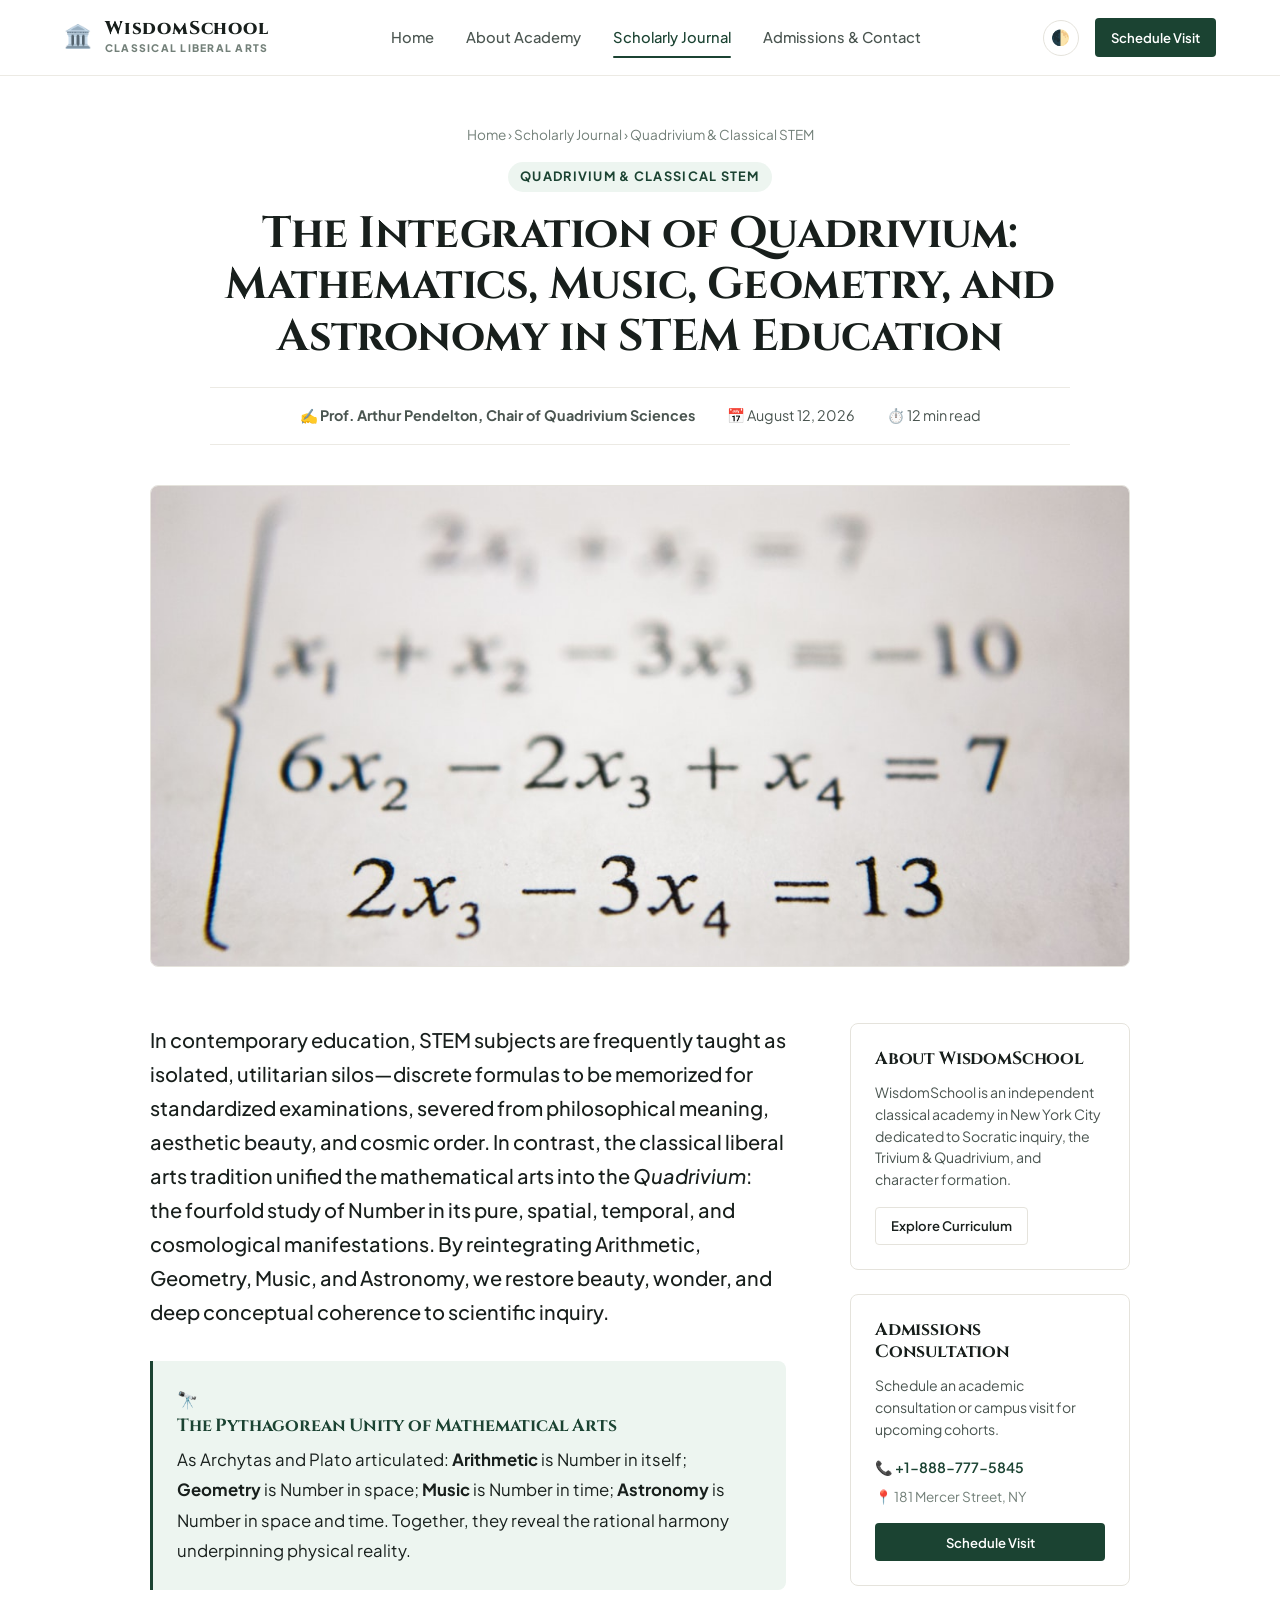
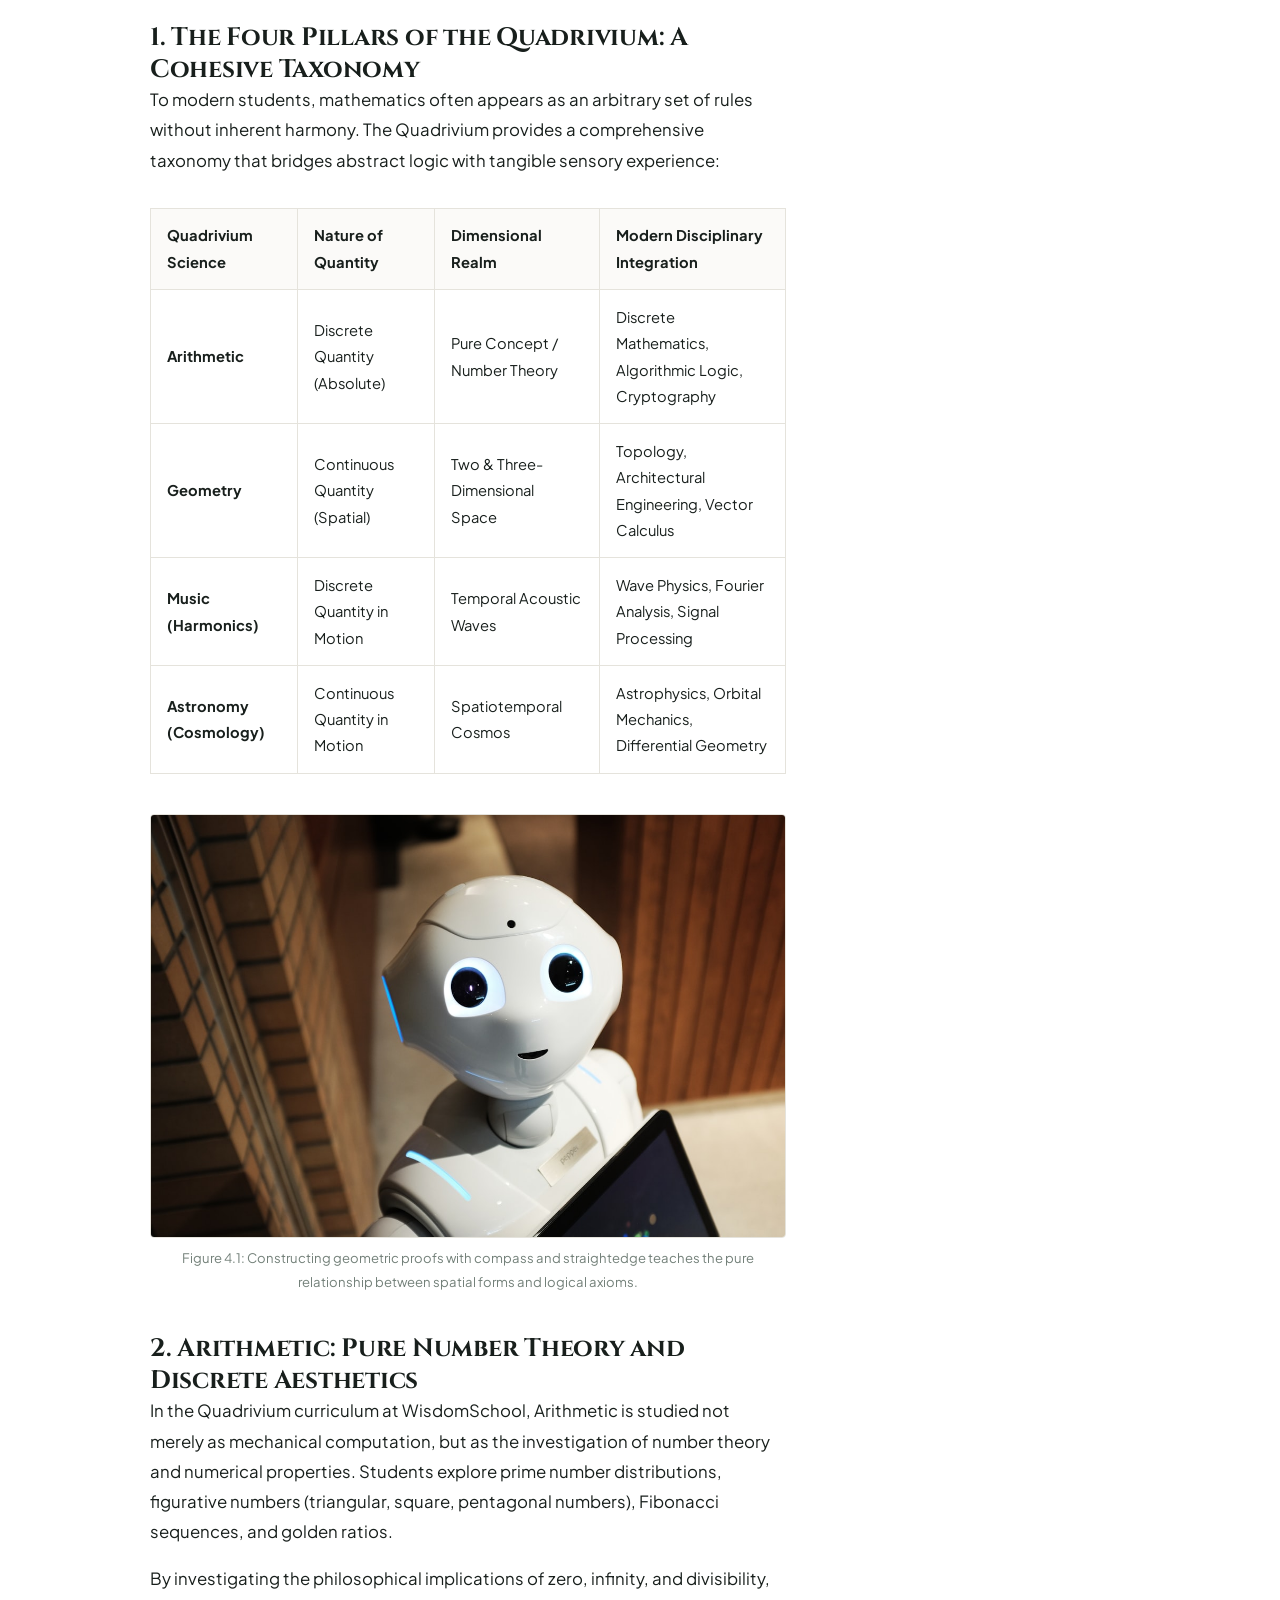
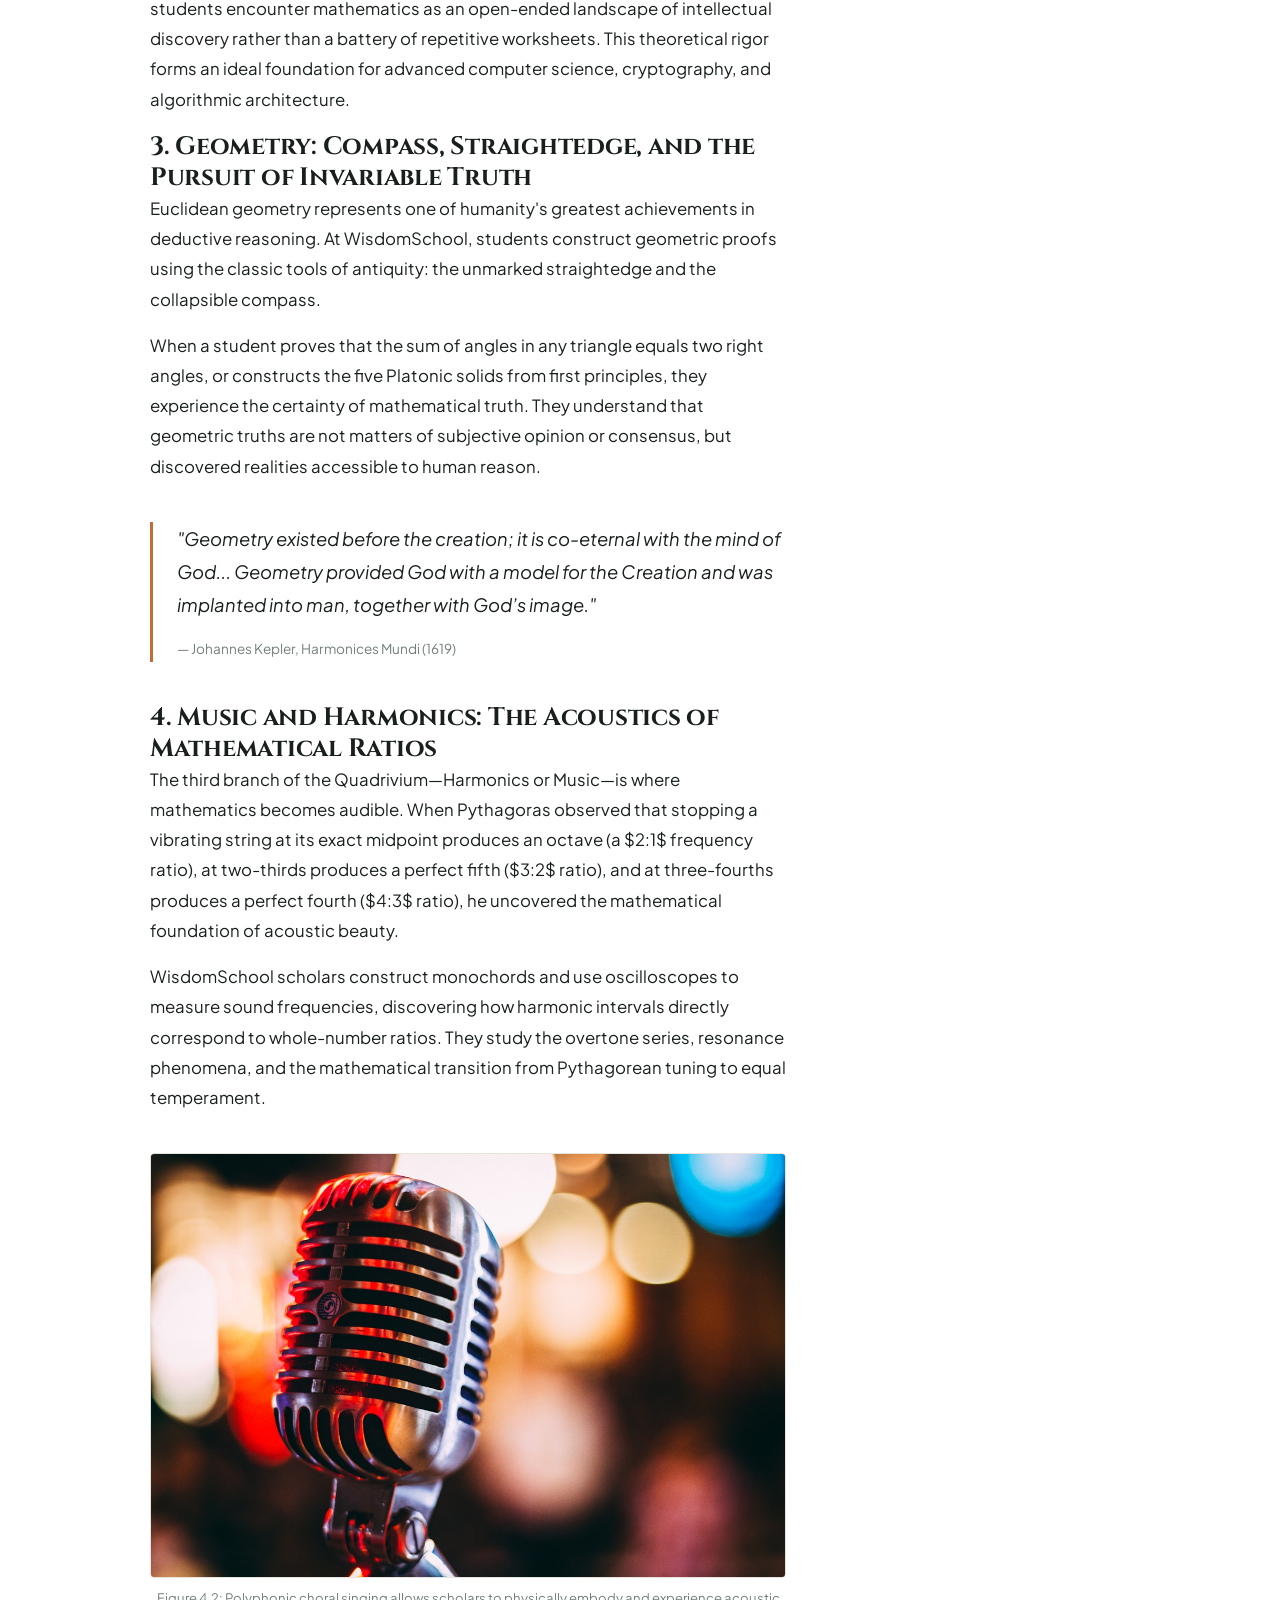
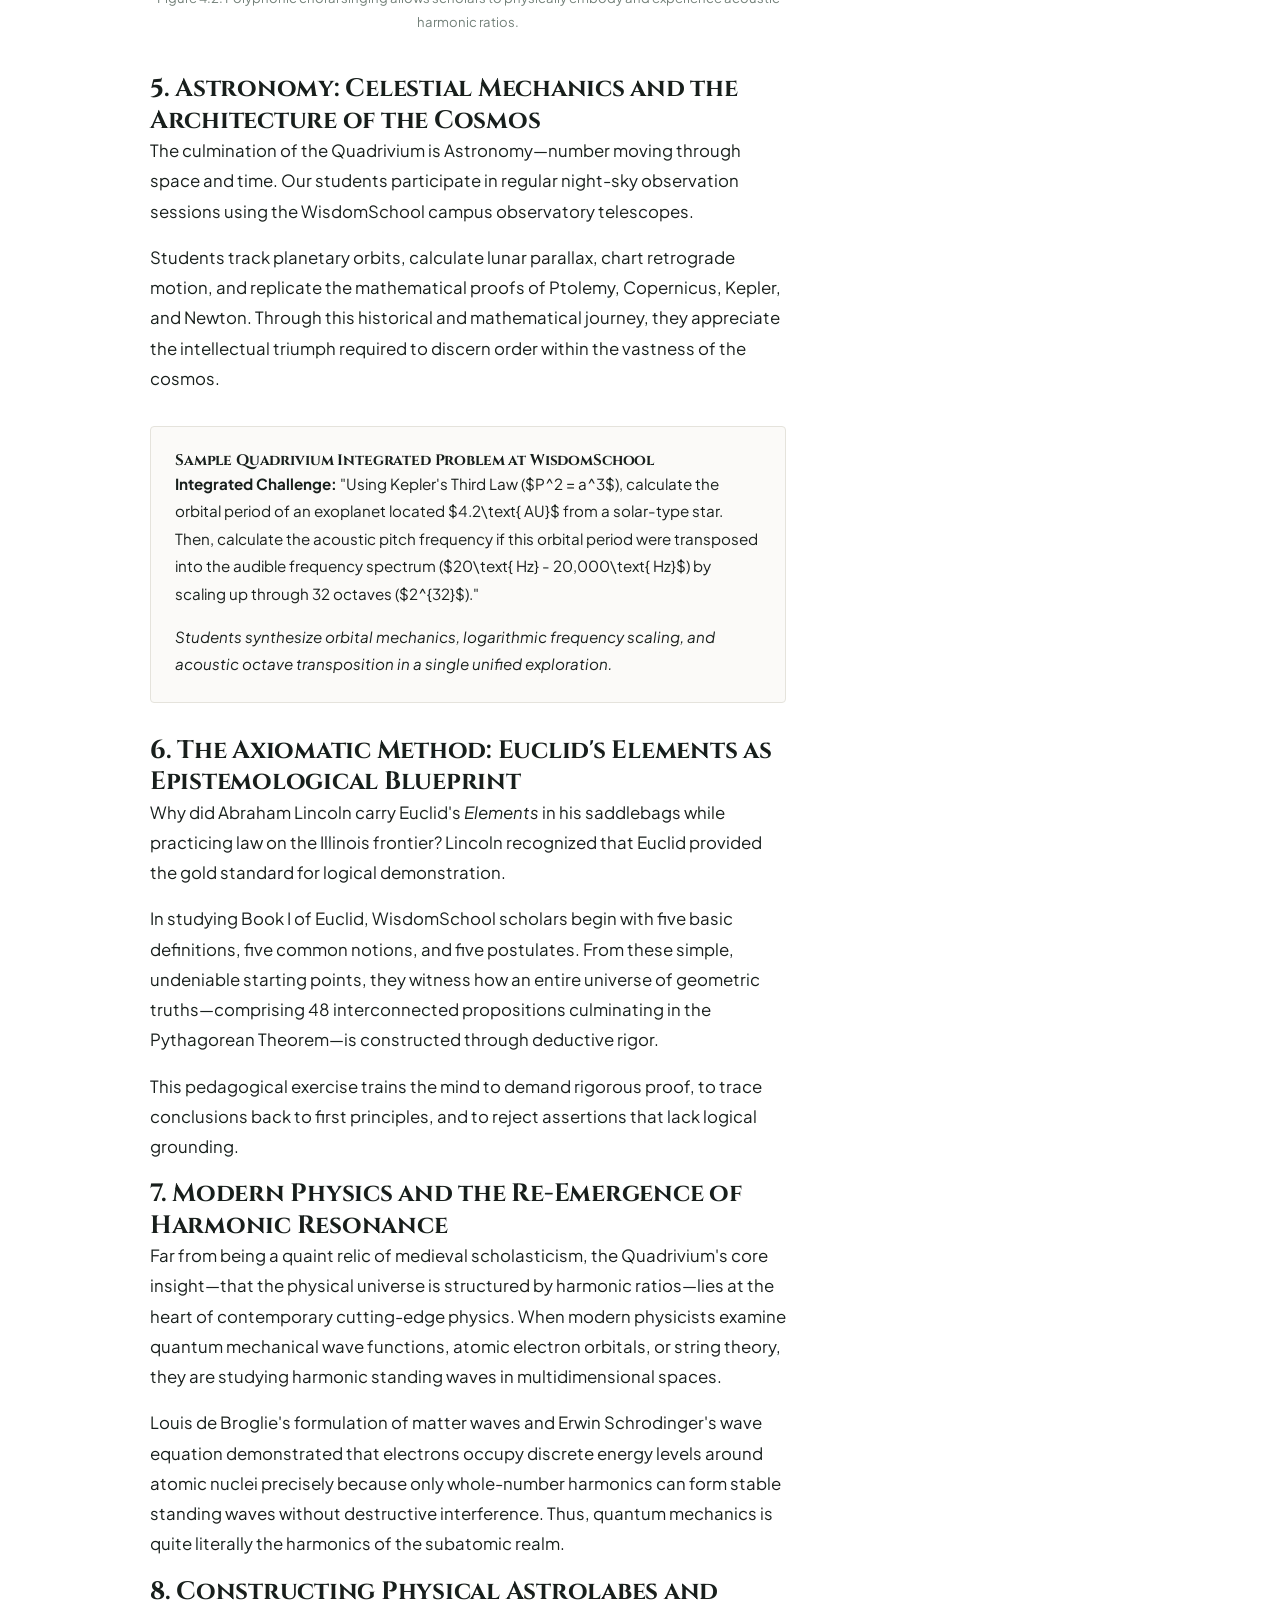
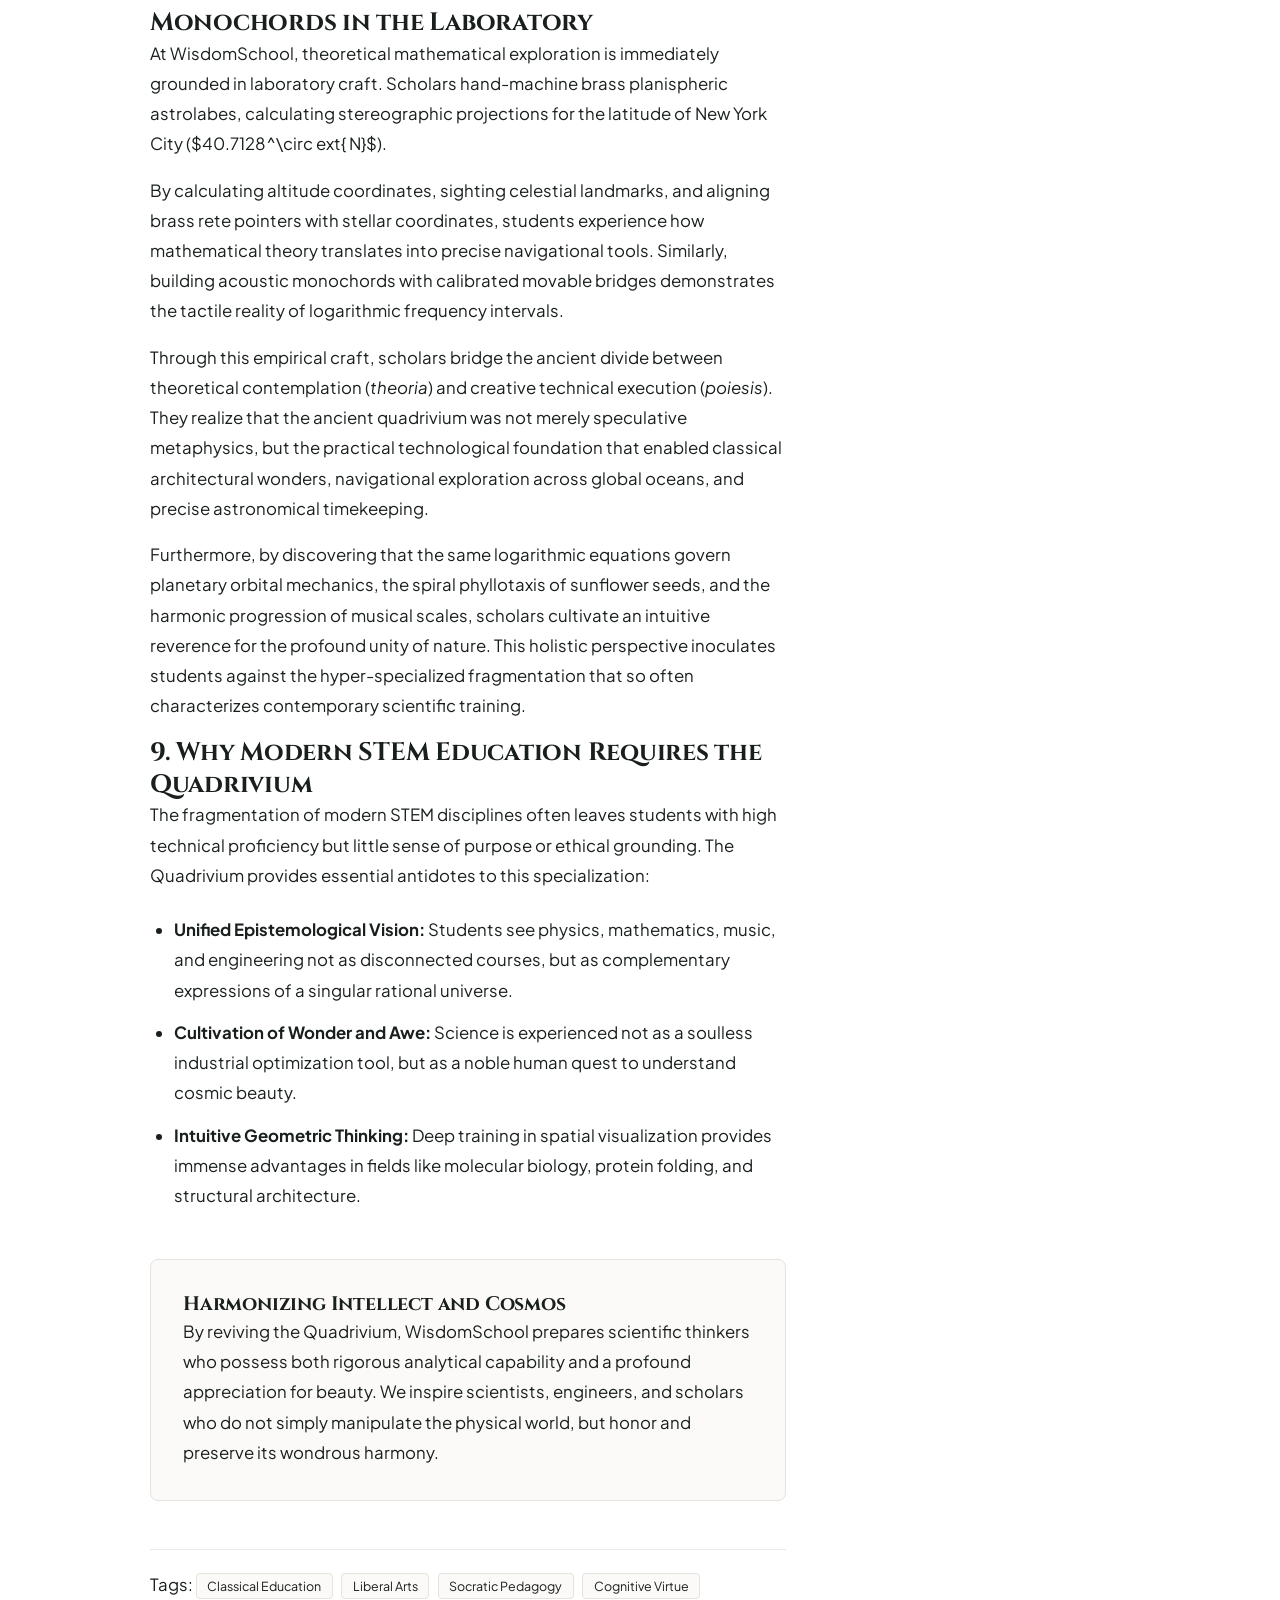
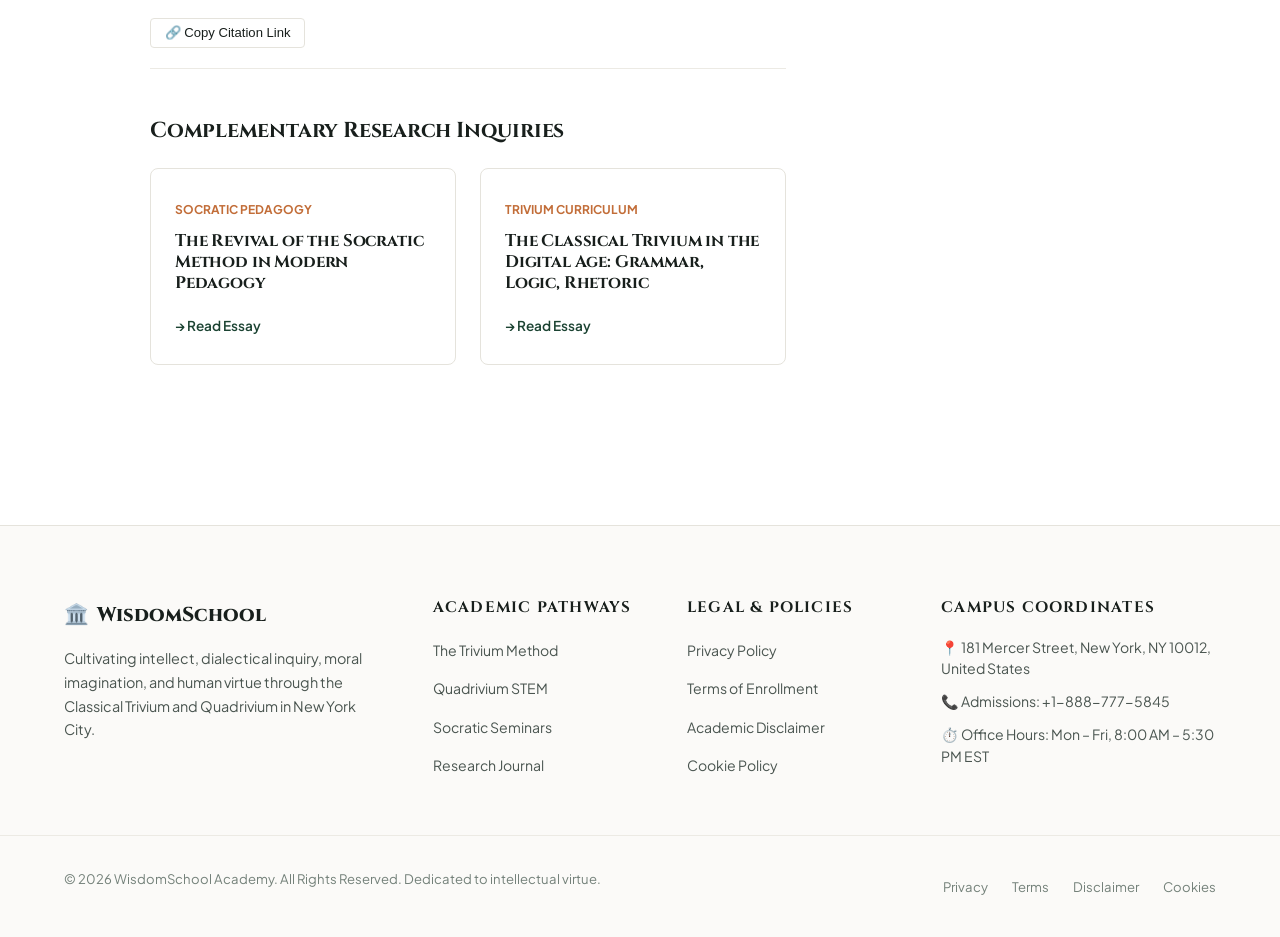
<file: blog/the-integration-of-quadrivium-mathematics-music-geometry-and-astronomy-in-stem-education.html>
<!DOCTYPE html>
<html lang="en">
<head>
    <!-- Google Tag Manager / GA4 -->
    <script async src="https://www.googletagmanager.com/gtag/js?id=G-0LY0HY7L01"></script>
    <script>
      window.dataLayer = window.dataLayer || [];
      function gtag(){dataLayer.push(arguments);}
      gtag('js', new Date());
      gtag('config', 'G-0LY0HY7L01');
    </script>
    <meta charset="UTF-8">
    <meta name="viewport" content="width=device-width, initial-scale=1.0">
    <title>The Integration of Quadrivium: Mathematics, Music, Geometry, and Astronomy in STEM Education | WisdomSchool Academy</title>
    <meta name="description" content="Rediscovering the medieval Quadrivium as a unified, harmonious approach to modern STEM, integrating pure numbers, spatial structures, acoustic harmony, and celestial mechanics.">
    <link rel="stylesheet" href="../style.css">
    <link rel="preconnect" href="https://fonts.googleapis.com">
    <link rel="preconnect" href="https://fonts.gstatic.com" crossorigin>
    <link href="https://fonts.googleapis.com/css2?family=Cinzel:wght@600;700;800;900&family=Plus+Jakarta+Sans:ital,wght@0,300;0,400;0,500;0,600;0,700;0,800;1,400;1,600&display=swap" rel="stylesheet">
</head>
<body data-theme="light">
    <!-- Header -->
    <header class="site-header">
        <div class="header-container">
            <a href="../index.html" class="brand-logo">
                <span class="brand-crest">🏛️</span>
                <div class="brand-text">
                    <span class="brand-name">WisdomSchool</span>
                    <span class="brand-sub">Classical Liberal Arts</span>
                </div>
            </a>
            <nav class="desktop-nav">
                <a href="../index.html" class="nav-link ">Home</a>
                <a href="../about.html" class="nav-link ">About Academy</a>
                <a href="../blog.html" class="nav-link active">Scholarly Journal</a>
                <a href="../contact.html" class="nav-link ">Admissions & Contact</a>
            </nav>
            <div class="header-actions">
                <button class="theme-toggle-btn" id="themeToggle" aria-label="Toggle Theme">
                    <span class="theme-icon">🌓</span>
                </button>
                <a href="../contact.html" class="btn btn-primary btn-sm">Schedule Visit</a>
                <button class="mobile-menu-btn" id="menuToggle" aria-label="Open Navigation Menu">
                    <span></span><span></span><span></span>
                </button>
            </div>
        </div>
    </header>

    <div class="mobile-drawer" id="mobileDrawer">
        <div class="mobile-drawer-header">
            <span class="brand-name">WisdomSchool</span>
            <button class="mobile-drawer-close" id="drawerClose">&times;</button>
        </div>
        <nav class="mobile-nav">
            <a href="../index.html" class="mobile-nav-link">Home</a>
            <a href="../about.html" class="mobile-nav-link">About Academy</a>
            <a href="../blog.html" class="mobile-nav-link">Scholarly Journal</a>
            <a href="../contact.html" class="mobile-nav-link">Admissions & Contact</a>
        </nav>
        <div class="mobile-drawer-footer">
            <p><strong>WisdomSchool Academy</strong></p>
            <p>181 Mercer Street, New York, NY 10012, United States</p>
            <p>Admissions: +1-888-777-5845</p>
        </div>
    </div>

        <main class="main-content">
            <article class="blog-post-article">
                <header class="article-header">
                    <div class="article-breadcrumbs">
                        <a href="../index.html">Home</a> &rsaquo; 
                        <a href="../blog.html">Scholarly Journal</a> &rsaquo; 
                        <span>Quadrivium & Classical STEM</span>
                    </div>
                    <span class="article-category-badge">Quadrivium & Classical STEM</span>
                    <h1 class="article-main-title">The Integration of Quadrivium: Mathematics, Music, Geometry, and Astronomy in STEM Education</h1>
                    <div class="article-meta-bar">
                        <span>✍️ <strong>Prof. Arthur Pendelton, Chair of Quadrivium Sciences</strong></span>
                        <span>📅 August 12, 2026</span>
                        <span>⏱️ 12 min read</span>
                    </div>
                </header>

                <div class="article-featured-media">
                <img src="../images/mathematics-geometry-blackboard.jpg" alt="The Integration of Quadrivium: Mathematics, Music, Geometry, and Astronomy in STEM Education">
                </div>

                <div class="article-content-wrapper">
                    <div class="article-body-content">
                        
            <p class="lead-paragraph">
                In contemporary education, STEM subjects are frequently taught as isolated, utilitarian silos—discrete formulas to be memorized for standardized examinations, severed from philosophical meaning, aesthetic beauty, and cosmic order. In contrast, the classical liberal arts tradition unified the mathematical arts into the <em>Quadrivium</em>: the fourfold study of Number in its pure, spatial, temporal, and cosmological manifestations. By reintegrating Arithmetic, Geometry, Music, and Astronomy, we restore beauty, wonder, and deep conceptual coherence to scientific inquiry.
            </p>

            <div class="scholarly-callout">
                <div class="callout-icon">🔭</div>
                <div class="callout-body">
                    <h4>The Pythagorean Unity of Mathematical Arts</h4>
                    <p>
                        As Archytas and Plato articulated: <strong>Arithmetic</strong> is Number in itself; <strong>Geometry</strong> is Number in space; <strong>Music</strong> is Number in time; <strong>Astronomy</strong> is Number in space and time. Together, they reveal the rational harmony underpinning physical reality.
                    </p>
                </div>
            </div>

            <h2>1. The Four Pillars of the Quadrivium: A Cohesive Taxonomy</h2>
            <p>
                To modern students, mathematics often appears as an arbitrary set of rules without inherent harmony. The Quadrivium provides a comprehensive taxonomy that bridges abstract logic with tangible sensory experience:
            </p>

            <table class="academic-comparison-table">
                <thead>
                    <tr>
                        <th>Quadrivium Science</th>
                        <th>Nature of Quantity</th>
                        <th>Dimensional Realm</th>
                        <th>Modern Disciplinary Integration</th>
                    </tr>
                </thead>
                <tbody>
                    <tr>
                        <td><strong>Arithmetic</strong></td>
                        <td>Discrete Quantity (Absolute)</td>
                        <td>Pure Concept / Number Theory</td>
                        <td>Discrete Mathematics, Algorithmic Logic, Cryptography</td>
                    </tr>
                    <tr>
                        <td><strong>Geometry</strong></td>
                        <td>Continuous Quantity (Spatial)</td>
                        <td>Two & Three-Dimensional Space</td>
                        <td>Topology, Architectural Engineering, Vector Calculus</td>
                    </tr>
                    <tr>
                        <td><strong>Music (Harmonics)</strong></td>
                        <td>Discrete Quantity in Motion</td>
                        <td>Temporal Acoustic Waves</td>
                        <td>Wave Physics, Fourier Analysis, Signal Processing</td>
                    </tr>
                    <tr>
                        <td><strong>Astronomy (Cosmology)</strong></td>
                        <td>Continuous Quantity in Motion</td>
                        <td>Spatiotemporal Cosmos</td>
                        <td>Astrophysics, Orbital Mechanics, Differential Geometry</td>
                    </tr>
                </tbody>
            </table>

            <div class="article-inner-image">
                <img src="../images/robotics-computational-thinking.jpg" alt="Compass, straightedge, and geometric drafting plates showing sacred proportions">
                <span class="image-caption">Figure 4.1: Constructing geometric proofs with compass and straightedge teaches the pure relationship between spatial forms and logical axioms.</span>
            </div>

            <h2>2. Arithmetic: Pure Number Theory and Discrete Aesthetics</h2>
            <p>
                In the Quadrivium curriculum at WisdomSchool, Arithmetic is studied not merely as mechanical computation, but as the investigation of number theory and numerical properties. Students explore prime number distributions, figurative numbers (triangular, square, pentagonal numbers), Fibonacci sequences, and golden ratios.
            </p>
            <p>
                By investigating the philosophical implications of zero, infinity, and divisibility, students encounter mathematics as an open-ended landscape of intellectual discovery rather than a battery of repetitive worksheets. This theoretical rigor forms an ideal foundation for advanced computer science, cryptography, and algorithmic architecture.
            </p>

            <h2>3. Geometry: Compass, Straightedge, and the Pursuit of Invariable Truth</h2>
            <p>
                Euclidean geometry represents one of humanity's greatest achievements in deductive reasoning. At WisdomSchool, students construct geometric proofs using the classic tools of antiquity: the unmarked straightedge and the collapsible compass.
            </p>
            <p>
                When a student proves that the sum of angles in any triangle equals two right angles, or constructs the five Platonic solids from first principles, they experience the certainty of mathematical truth. They understand that geometric truths are not matters of subjective opinion or consensus, but discovered realities accessible to human reason.
            </p>
            <blockquote class="scholarly-quote">
                <p>
                    "Geometry existed before the creation; it is co-eternal with the mind of God... Geometry provided God with a model for the Creation and was implanted into man, together with God’s image."
                </p>
                <cite>&mdash; Johannes Kepler, Harmonices Mundi (1619)</cite>
            </blockquote>

            <h2>4. Music and Harmonics: The Acoustics of Mathematical Ratios</h2>
            <p>
                The third branch of the Quadrivium—Harmonics or Music—is where mathematics becomes audible. When Pythagoras observed that stopping a vibrating string at its exact midpoint produces an octave (a $2:1$ frequency ratio), at two-thirds produces a perfect fifth ($3:2$ ratio), and at three-fourths produces a perfect fourth ($4:3$ ratio), he uncovered the mathematical foundation of acoustic beauty.
            </p>
            <p>
                WisdomSchool scholars construct monochords and use oscilloscopes to measure sound frequencies, discovering how harmonic intervals directly correspond to whole-number ratios. They study the overtone series, resonance phenomena, and the mathematical transition from Pythagorean tuning to equal temperament.
            </p>

            <div class="article-inner-image">
                <img src="../images/music-orchestra-performance.jpg" alt="Academy choir singing polyphonic choral music in the campus chapel">
                <span class="image-caption">Figure 4.2: Polyphonic choral singing allows scholars to physically embody and experience acoustic harmonic ratios.</span>
            </div>

            <h2>5. Astronomy: Celestial Mechanics and the Architecture of the Cosmos</h2>
            <p>
                The culmination of the Quadrivium is Astronomy—number moving through space and time. Our students participate in regular night-sky observation sessions using the WisdomSchool campus observatory telescopes.
            </p>
            <p>
                Students track planetary orbits, calculate lunar parallax, chart retrograde motion, and replicate the mathematical proofs of Ptolemy, Copernicus, Kepler, and Newton. Through this historical and mathematical journey, they appreciate the intellectual triumph required to discern order within the vastness of the cosmos.
            </p>

            <div class="transcript-box">
                <h4>Sample Quadrivium Integrated Problem at WisdomSchool</h4>
                <p><strong>Integrated Challenge:</strong> "Using Kepler's Third Law ($P^2 = a^3$), calculate the orbital period of an exoplanet located $4.2\text{ AU}$ from a solar-type star. Then, calculate the acoustic pitch frequency if this orbital period were transposed into the audible frequency spectrum ($20\text{ Hz} - 20,000\text{ Hz}$) by scaling up through 32 octaves ($2^{32}$)."</p>
                <p><em>Students synthesize orbital mechanics, logarithmic frequency scaling, and acoustic octave transposition in a single unified exploration.</em></p>
            </div>

            <h2>6. The Axiomatic Method: Euclid's Elements as Epistemological Blueprint</h2>
            <p>
                Why did Abraham Lincoln carry Euclid's <em>Elements</em> in his saddlebags while practicing law on the Illinois frontier? Lincoln recognized that Euclid provided the gold standard for logical demonstration.
            </p>
            <p>
                In studying Book I of Euclid, WisdomSchool scholars begin with five basic definitions, five common notions, and five postulates. From these simple, undeniable starting points, they witness how an entire universe of geometric truths—comprising 48 interconnected propositions culminating in the Pythagorean Theorem—is constructed through deductive rigor.
            </p>
            <p>
                This pedagogical exercise trains the mind to demand rigorous proof, to trace conclusions back to first principles, and to reject assertions that lack logical grounding.
            </p>

            <h2>7. Modern Physics and the Re-Emergence of Harmonic Resonance</h2>
            <p>
                Far from being a quaint relic of medieval scholasticism, the Quadrivium's core insight—that the physical universe is structured by harmonic ratios—lies at the heart of contemporary cutting-edge physics. When modern physicists examine quantum mechanical wave functions, atomic electron orbitals, or string theory, they are studying harmonic standing waves in multidimensional spaces.
            </p>
            <p>
                Louis de Broglie's formulation of matter waves and Erwin Schrodinger's wave equation demonstrated that electrons occupy discrete energy levels around atomic nuclei precisely because only whole-number harmonics can form stable standing waves without destructive interference. Thus, quantum mechanics is quite literally the harmonics of the subatomic realm.
            </p>

            <h2>8. Constructing Physical Astrolabes and Monochords in the Laboratory</h2>
            <p>
                At WisdomSchool, theoretical mathematical exploration is immediately grounded in laboratory craft. Scholars hand-machine brass planispheric astrolabes, calculating stereographic projections for the latitude of New York City ($40.7128^\circ	ext{ N}$).
            </p>
            <p>
                By calculating altitude coordinates, sighting celestial landmarks, and aligning brass rete pointers with stellar coordinates, students experience how mathematical theory translates into precise navigational tools. Similarly, building acoustic monochords with calibrated movable bridges demonstrates the tactile reality of logarithmic frequency intervals.
            </p>
            <p>
                Through this empirical craft, scholars bridge the ancient divide between theoretical contemplation (<em>theoria</em>) and creative technical execution (<em>poiesis</em>). They realize that the ancient quadrivium was not merely speculative metaphysics, but the practical technological foundation that enabled classical architectural wonders, navigational exploration across global oceans, and precise astronomical timekeeping.
            </p>
            <p>
                Furthermore, by discovering that the same logarithmic equations govern planetary orbital mechanics, the spiral phyllotaxis of sunflower seeds, and the harmonic progression of musical scales, scholars cultivate an intuitive reverence for the profound unity of nature. This holistic perspective inoculates students against the hyper-specialized fragmentation that so often characterizes contemporary scientific training.
            </p>

            <h2>9. Why Modern STEM Education Requires the Quadrivium</h2>
            <p>
                The fragmentation of modern STEM disciplines often leaves students with high technical proficiency but little sense of purpose or ethical grounding. The Quadrivium provides essential antidotes to this specialization:
            </p>
            <ul class="academic-checklist">
                <li><strong>Unified Epistemological Vision:</strong> Students see physics, mathematics, music, and engineering not as disconnected courses, but as complementary expressions of a singular rational universe.</li>
                <li><strong>Cultivation of Wonder and Awe:</strong> Science is experienced not as a soulless industrial optimization tool, but as a noble human quest to understand cosmic beauty.</li>
                <li><strong>Intuitive Geometric Thinking:</strong> Deep training in spatial visualization provides immense advantages in fields like molecular biology, protein folding, and structural architecture.</li>
            </ul>

            <div class="conclusion-box">
                <h3>Harmonizing Intellect and Cosmos</h3>
                <p>
                    By reviving the Quadrivium, WisdomSchool prepares scientific thinkers who possess both rigorous analytical capability and a profound appreciation for beauty. We inspire scientists, engineers, and scholars who do not simply manipulate the physical world, but honor and preserve its wondrous harmony.
                </p>
            </div>
        

                        <div class="article-tags-share">
                            <div>
                                <span>Tags:</span>
                                <span class="tag-badge">Classical Education</span>
                                <span class="tag-badge">Liberal Arts</span>
                                <span class="tag-badge">Socratic Pedagogy</span>
                                <span class="tag-badge">Cognitive Virtue</span>
                            </div>
                            <div>
                                <button class="share-btn" onclick="navigator.clipboard.writeText(window.location.href); alert('Citation link copied to clipboard!');">🔗 Copy Citation Link</button>
                            </div>
                        </div>

                        <!-- Related Articles Navigation -->
                        <div class="related-essays-box">
                            <h3 class="related-heading">Complementary Research Inquiries</h3>
                            <div class="related-essays-grid">
                                <a href="the-revival-of-the-socratic-method-in-modern-pedagogy-critical-dialogue-and-cognitive-autonomy.html" class="related-essay-card">
                                    <span class="card-cat">Socratic Pedagogy</span>
                                    <h4>The Revival of the Socratic Method in Modern Pedagogy</h4>
                                    <span class="card-arrow">&rarr; Read Essay</span>
                                </a>
                                <a href="the-classical-trivium-in-the-digital-age-grammar-logic-and-rhetoric-for-future-minds.html" class="related-essay-card">
                                    <span class="card-cat">Trivium Curriculum</span>
                                    <h4>The Classical Trivium in the Digital Age: Grammar, Logic, Rhetoric</h4>
                                    <span class="card-arrow">&rarr; Read Essay</span>
                                </a>
                            </div>
                        </div>
                    </div>

                    <!-- Sticky Sidebar -->
                    <aside class="article-sidebar">
                        <div class="sidebar-widget">
                            <h3>About WisdomSchool</h3>
                            <p>WisdomSchool is an independent classical academy in New York City dedicated to Socratic inquiry, the Trivium & Quadrivium, and character formation.</p>
                            <a href="../about.html" class="btn btn-outline btn-sm">Explore Curriculum</a>
                        </div>

                        <div class="sidebar-widget">
                            <h3>Admissions Consultation</h3>
                            <p>Schedule an academic consultation or campus visit for upcoming cohorts.</p>
                            <p style="font-weight: 600; color: var(--brand-primary); margin-bottom: 0.5rem;">📞 +1-888-777-5845</p>
                            <p style="font-size: 0.85rem; color: var(--text-muted); margin-bottom: 1rem;">📍 181 Mercer Street, NY</p>
                            <a href="../contact.html" class="btn btn-primary btn-sm" style="width: 100%;">Schedule Visit</a>
                        </div>
                    </aside>
                </div>
            </article>
        </main>
            <!-- Site Footer -->
    <footer class="site-footer">
        <div class="footer-top">
            <div class="footer-col brand-col">
                <div class="footer-logo">
                    <span>🏛️</span>
                    <span>WisdomSchool</span>
                </div>
                <p class="footer-desc">
                    Cultivating intellect, dialectical inquiry, moral imagination, and human virtue through the Classical Trivium and Quadrivium in New York City.
                </p>
            </div>

            <div class="footer-col links-col">
                <h4 class="footer-heading">Academic Pathways</h4>
                <ul class="footer-links">
                    <li><a href="../about.html">The Trivium Method</a></li>
                    <li><a href="../about.html">Quadrivium STEM</a></li>
                    <li><a href="../about.html">Socratic Seminars</a></li>
                    <li><a href="../blog.html">Research Journal</a></li>
                </ul>
            </div>

            <div class="footer-col links-col">
                <h4 class="footer-heading">Legal & Policies</h4>
                <ul class="footer-links">
                    <li><a href="../privacy.html">Privacy Policy</a></li>
                    <li><a href="../terms.html">Terms of Enrollment</a></li>
                    <li><a href="../disclaimer.html">Academic Disclaimer</a></li>
                    <li><a href="../cookies.html">Cookie Policy</a></li>
                </ul>
            </div>

            <div class="footer-col footer-contact">
                <h4 class="footer-heading">Campus Coordinates</h4>
                <p>📍 181 Mercer Street, New York, NY 10012, United States</p>
                <p>📞 Admissions: +1-888-777-5845</p>
                <p>⏱️ Office Hours: Mon &ndash; Fri, 8:00 AM &ndash; 5:30 PM EST</p>
            </div>
        </div>

        <div class="footer-bottom">
            <div class="footer-bottom-container">
                <p class="copyright-text">
                    &copy; 2026 WisdomSchool Academy. All Rights Reserved. Dedicated to intellectual virtue.
                </p>
                <div class="footer-bottom-links">
                    <a href="../privacy.html">Privacy</a>
                    <a href="../terms.html">Terms</a>
                    <a href="../disclaimer.html">Disclaimer</a>
                    <a href="../cookies.html">Cookies</a>
                </div>
            </div>
        </div>
    </footer>

    <script src="../script.js"></script>
</body>
</html>
</file>
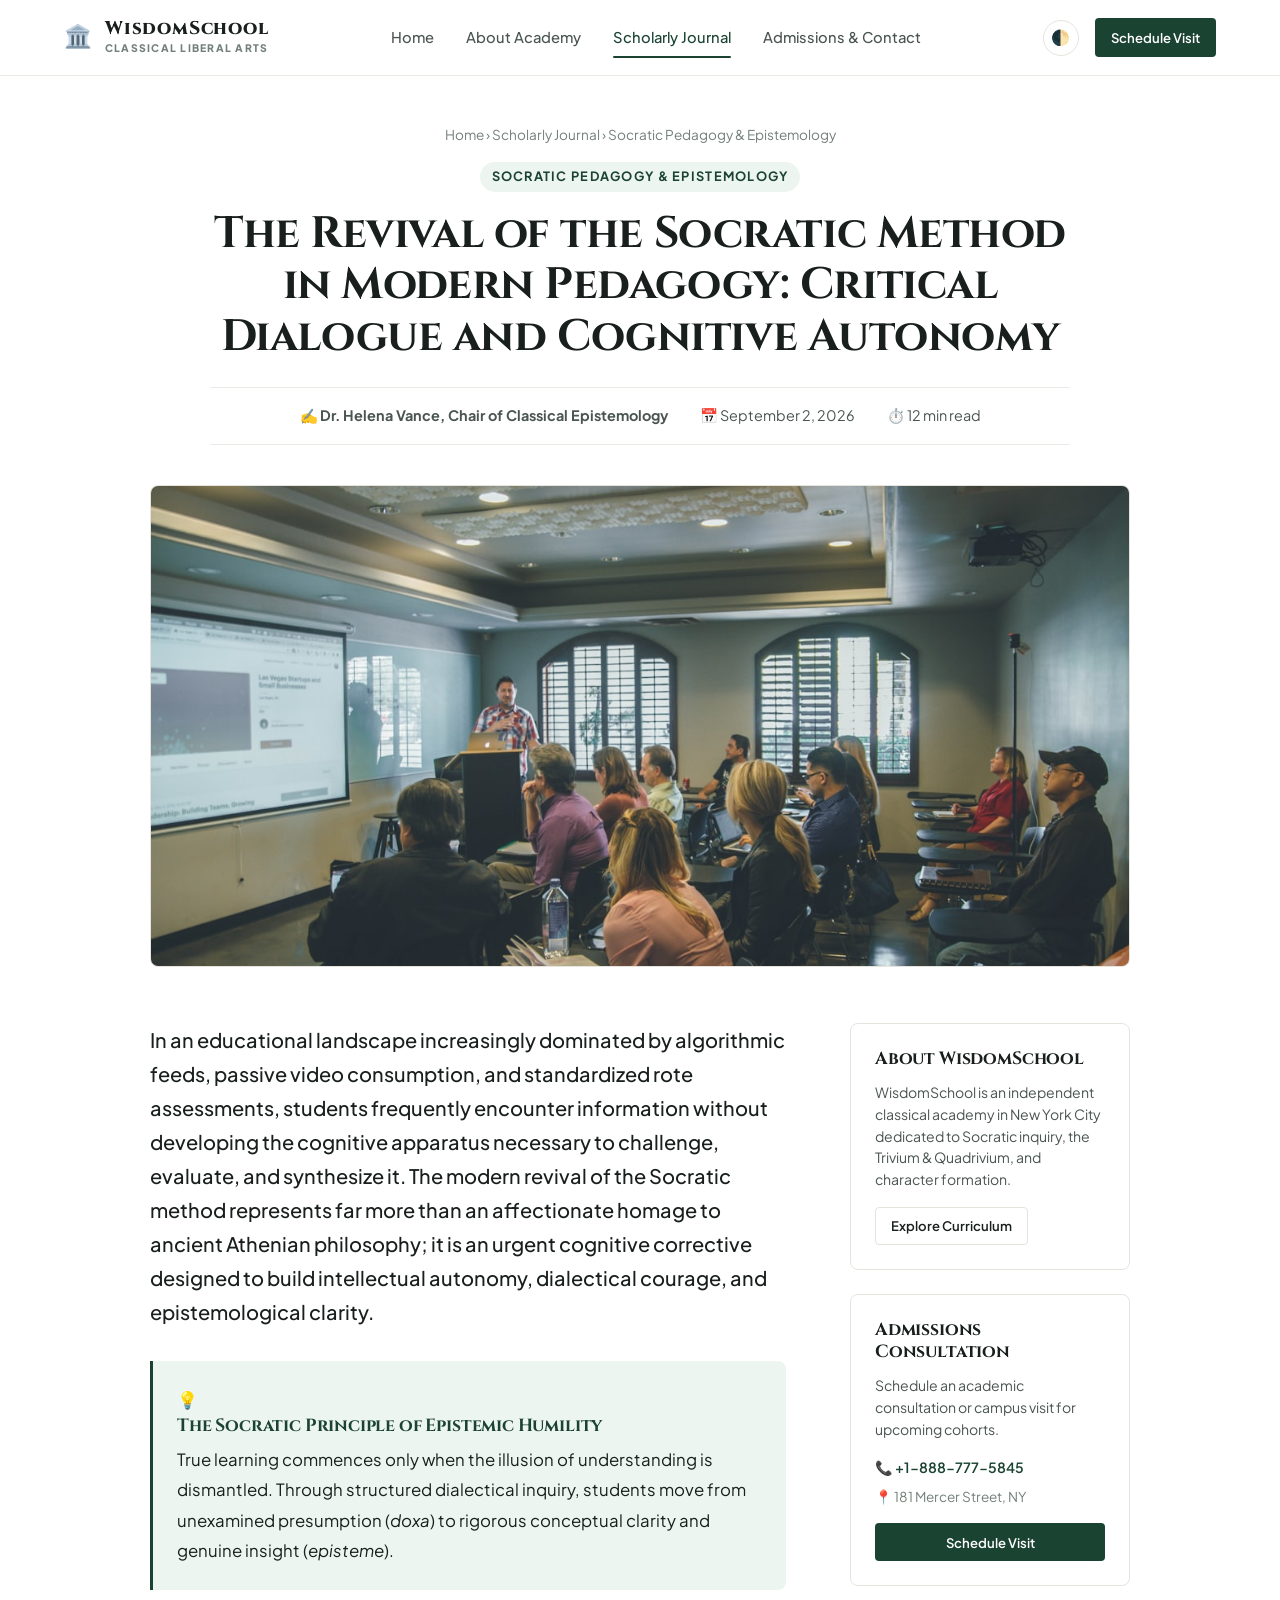
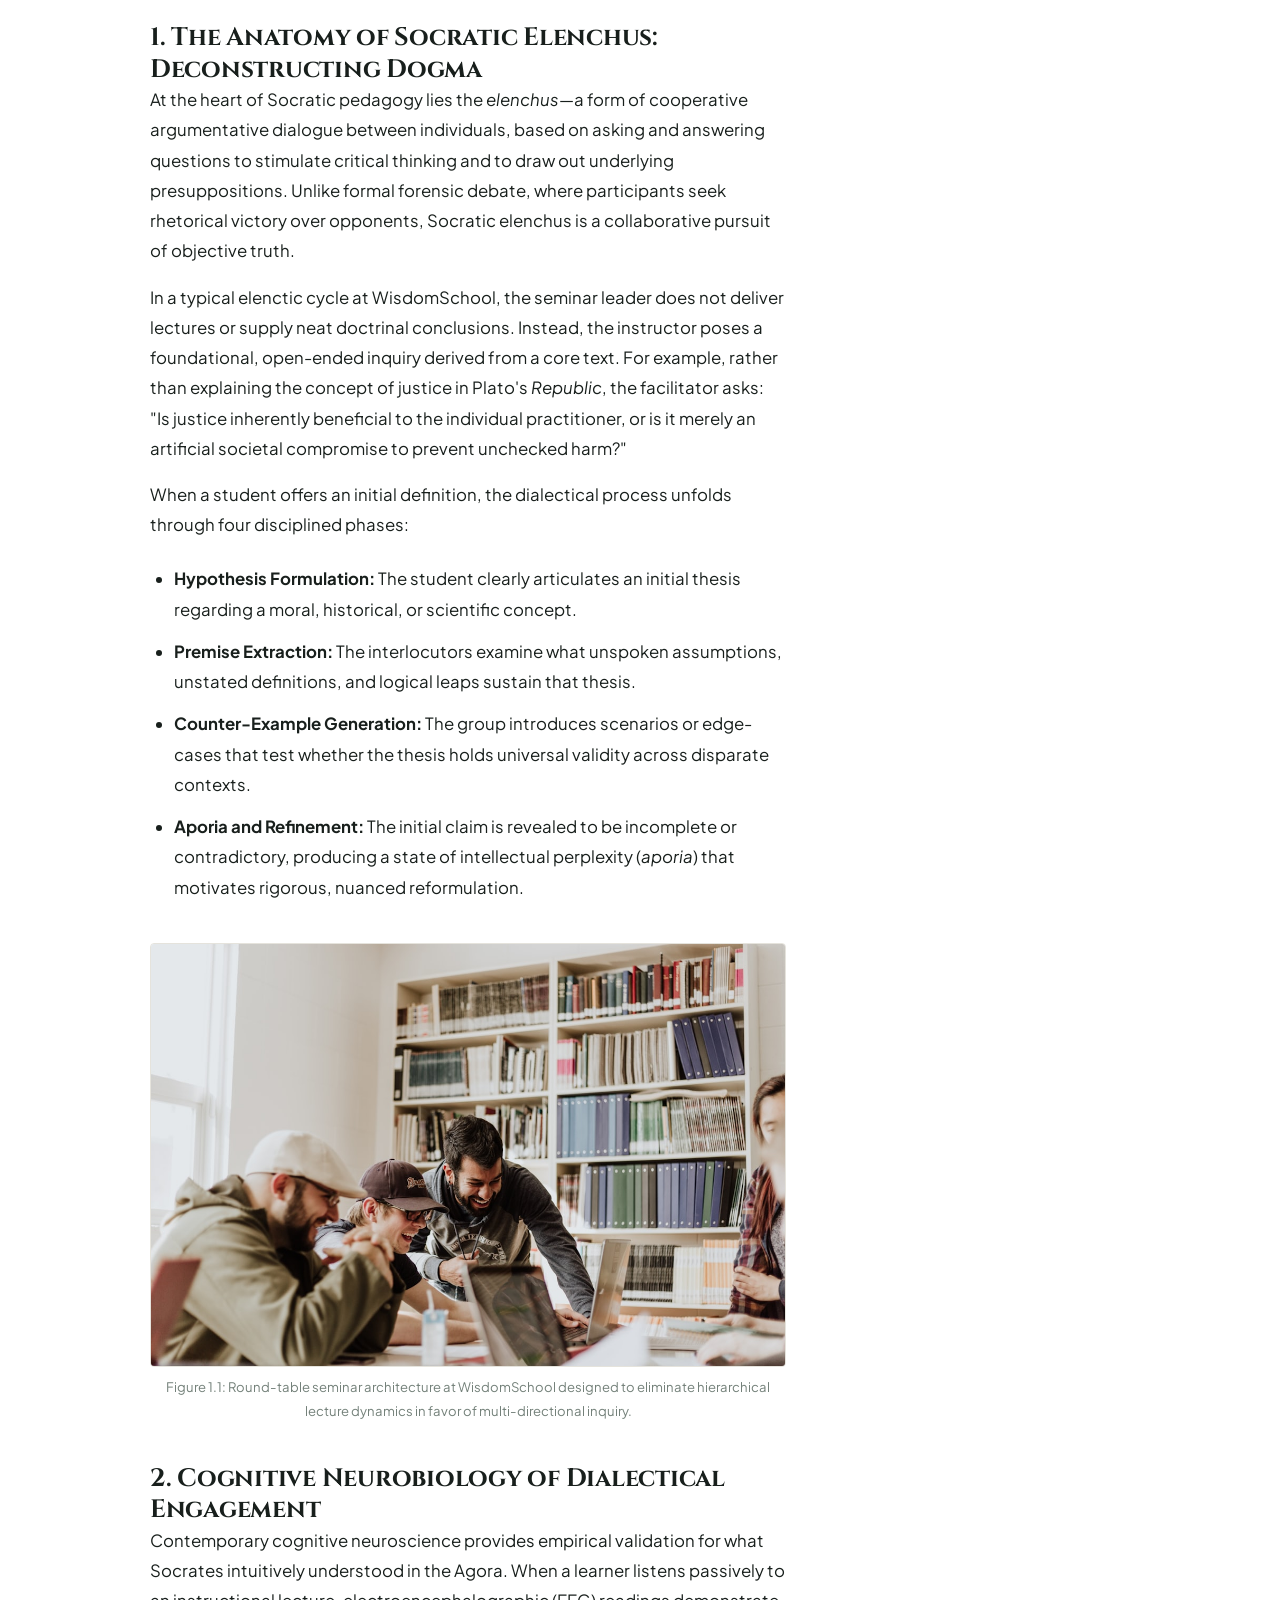
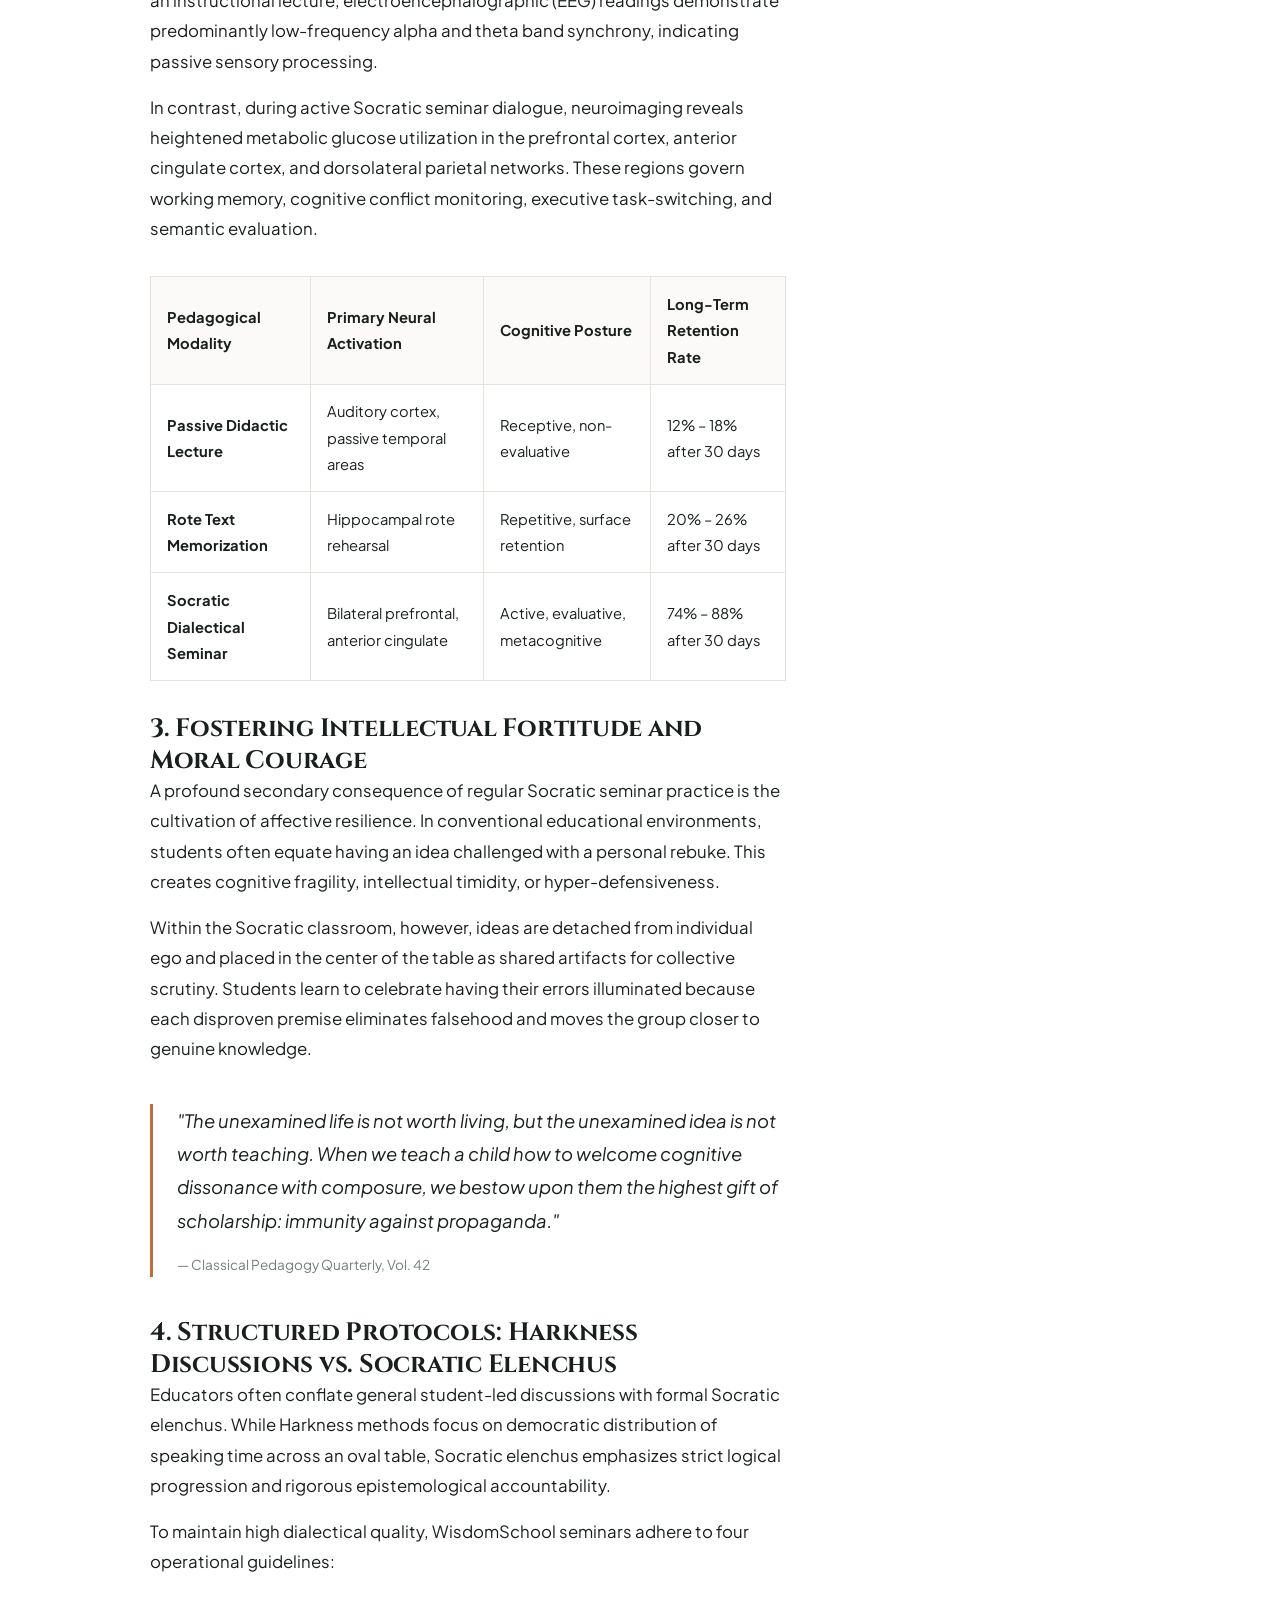
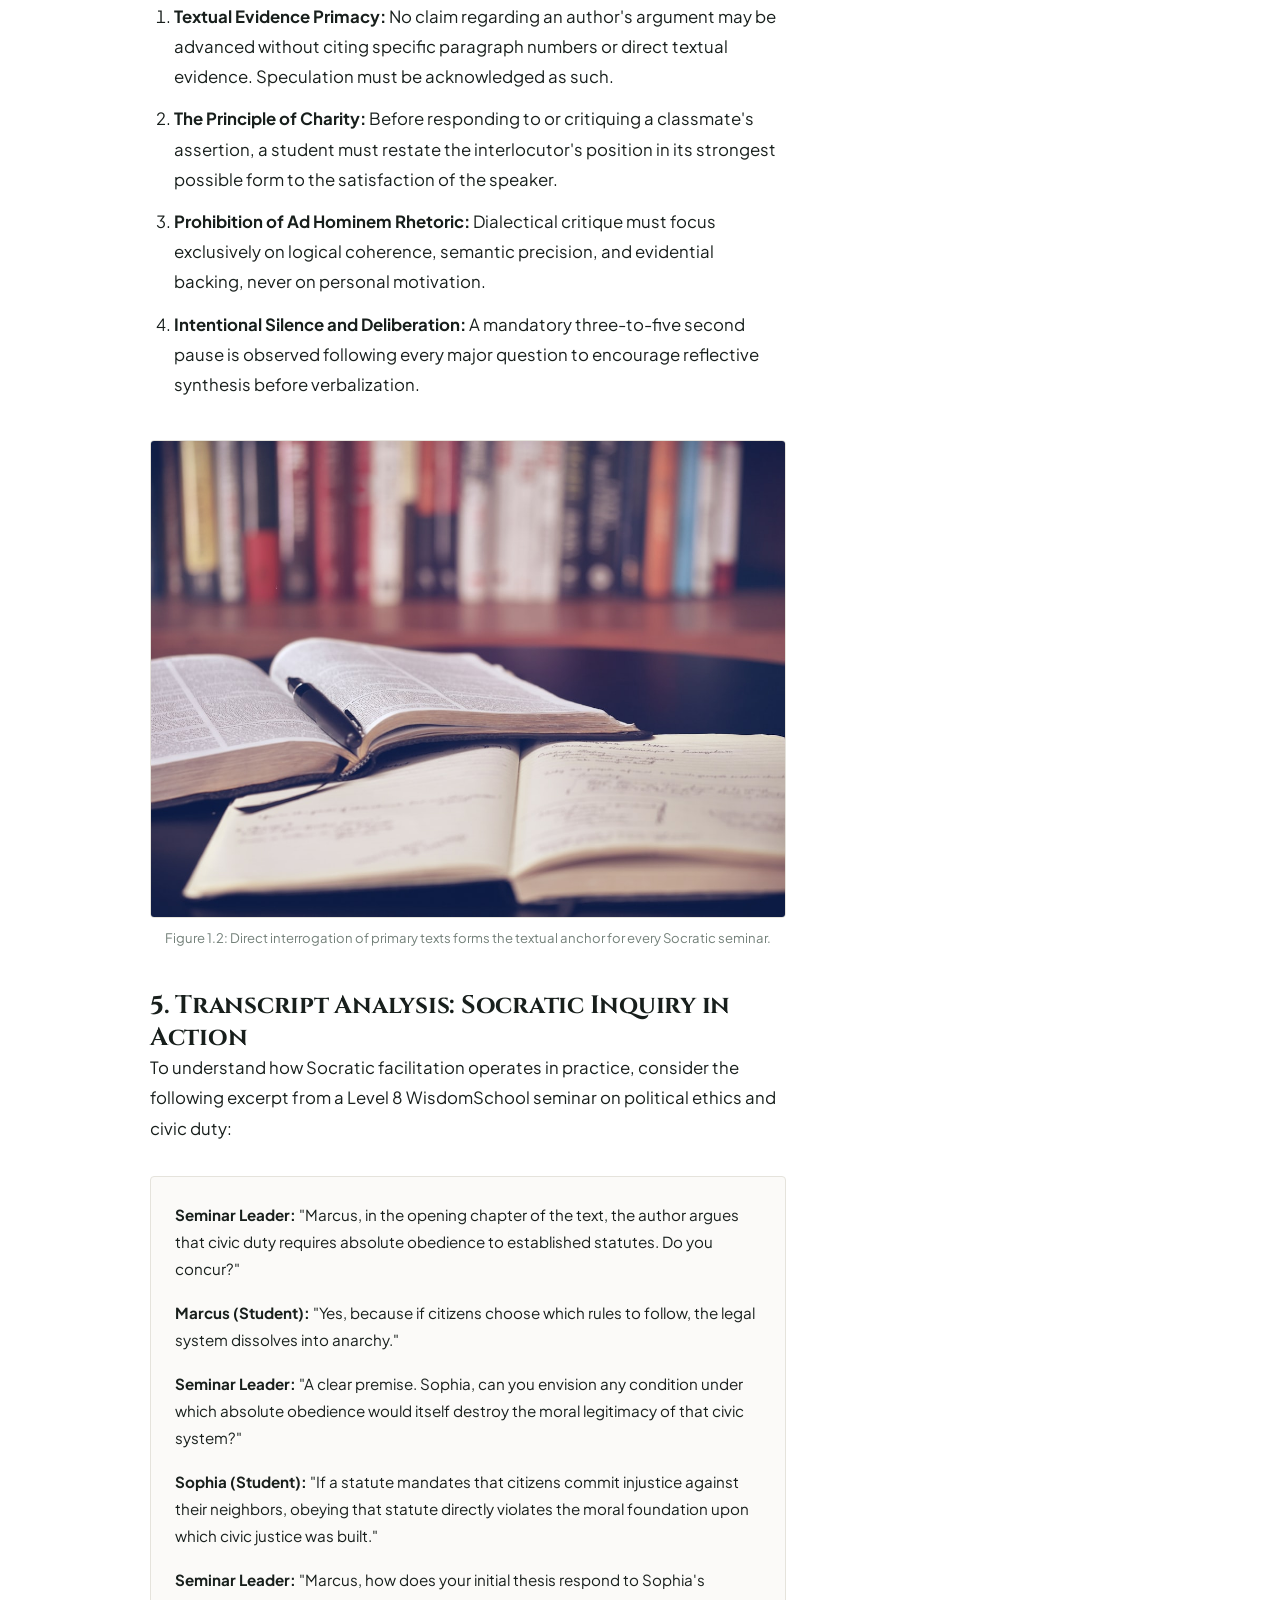
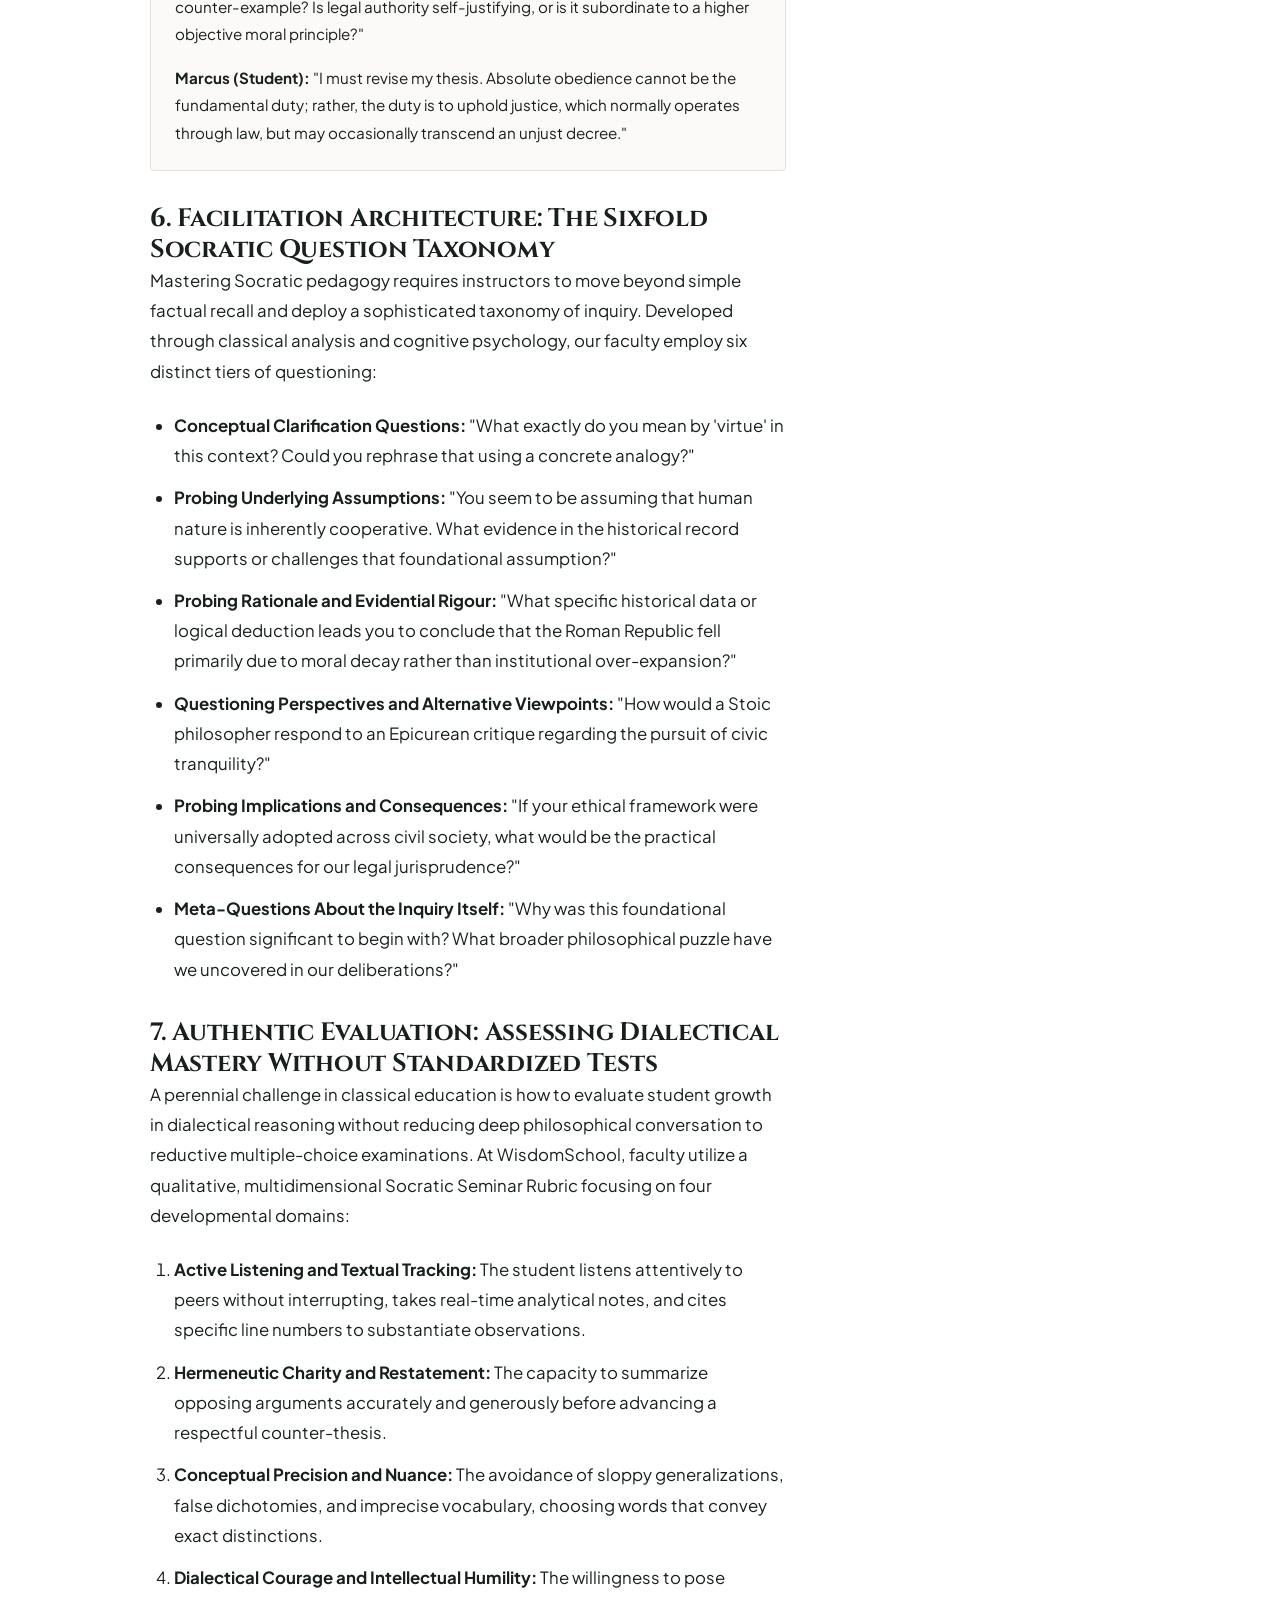
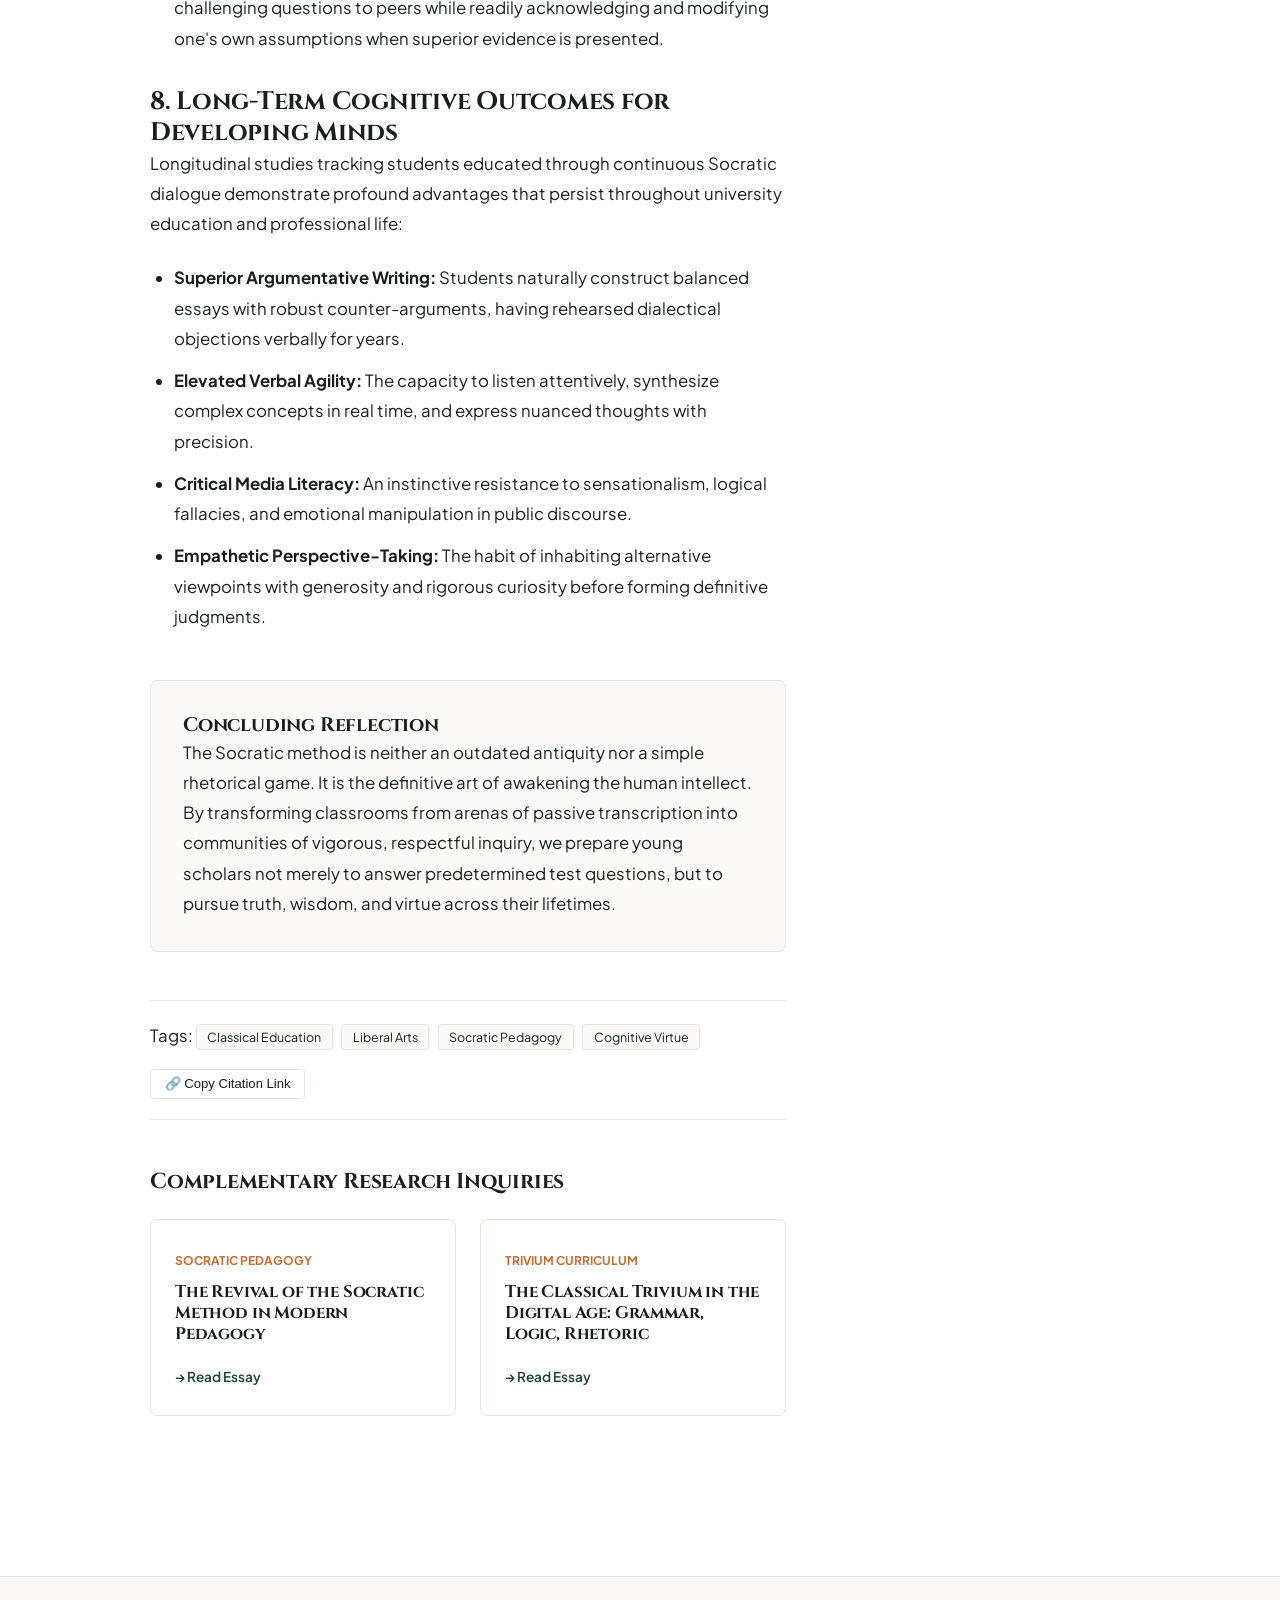
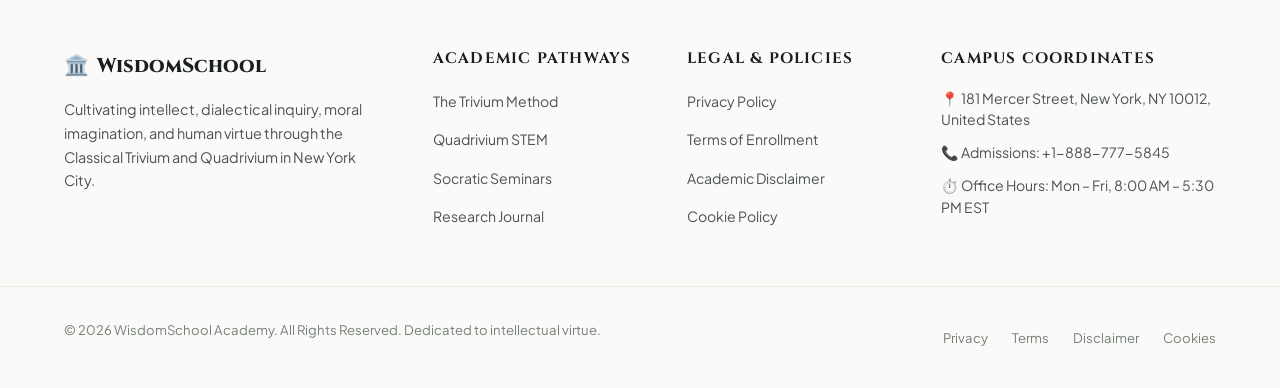
<file: blog/the-revival-of-the-socratic-method-in-modern-pedagogy-critical-dialogue-and-cognitive-autonomy.html>
<!DOCTYPE html>
<html lang="en">
<head>
    <!-- Google Tag Manager / GA4 -->
    <script async src="https://www.googletagmanager.com/gtag/js?id=G-0LY0HY7L01"></script>
    <script>
      window.dataLayer = window.dataLayer || [];
      function gtag(){dataLayer.push(arguments);}
      gtag('js', new Date());
      gtag('config', 'G-0LY0HY7L01');
    </script>
    <meta charset="UTF-8">
    <meta name="viewport" content="width=device-width, initial-scale=1.0">
    <title>The Revival of the Socratic Method in Modern Pedagogy: Critical Dialogue and Cognitive Autonomy | WisdomSchool Academy</title>
    <meta name="description" content="Explore how dialectical inquiry, Socratic elenchus, and structured seminars transform passive listeners into self-directed, rigorous thinkers.">
    <link rel="stylesheet" href="../style.css">
    <link rel="preconnect" href="https://fonts.googleapis.com">
    <link rel="preconnect" href="https://fonts.gstatic.com" crossorigin>
    <link href="https://fonts.googleapis.com/css2?family=Cinzel:wght@600;700;800;900&family=Plus+Jakarta+Sans:ital,wght@0,300;0,400;0,500;0,600;0,700;0,800;1,400;1,600&display=swap" rel="stylesheet">
</head>
<body data-theme="light">
    <!-- Header -->
    <header class="site-header">
        <div class="header-container">
            <a href="../index.html" class="brand-logo">
                <span class="brand-crest">🏛️</span>
                <div class="brand-text">
                    <span class="brand-name">WisdomSchool</span>
                    <span class="brand-sub">Classical Liberal Arts</span>
                </div>
            </a>
            <nav class="desktop-nav">
                <a href="../index.html" class="nav-link ">Home</a>
                <a href="../about.html" class="nav-link ">About Academy</a>
                <a href="../blog.html" class="nav-link active">Scholarly Journal</a>
                <a href="../contact.html" class="nav-link ">Admissions & Contact</a>
            </nav>
            <div class="header-actions">
                <button class="theme-toggle-btn" id="themeToggle" aria-label="Toggle Theme">
                    <span class="theme-icon">🌓</span>
                </button>
                <a href="../contact.html" class="btn btn-primary btn-sm">Schedule Visit</a>
                <button class="mobile-menu-btn" id="menuToggle" aria-label="Open Navigation Menu">
                    <span></span><span></span><span></span>
                </button>
            </div>
        </div>
    </header>

    <div class="mobile-drawer" id="mobileDrawer">
        <div class="mobile-drawer-header">
            <span class="brand-name">WisdomSchool</span>
            <button class="mobile-drawer-close" id="drawerClose">&times;</button>
        </div>
        <nav class="mobile-nav">
            <a href="../index.html" class="mobile-nav-link">Home</a>
            <a href="../about.html" class="mobile-nav-link">About Academy</a>
            <a href="../blog.html" class="mobile-nav-link">Scholarly Journal</a>
            <a href="../contact.html" class="mobile-nav-link">Admissions & Contact</a>
        </nav>
        <div class="mobile-drawer-footer">
            <p><strong>WisdomSchool Academy</strong></p>
            <p>181 Mercer Street, New York, NY 10012, United States</p>
            <p>Admissions: +1-888-777-5845</p>
        </div>
    </div>

        <main class="main-content">
            <article class="blog-post-article">
                <header class="article-header">
                    <div class="article-breadcrumbs">
                        <a href="../index.html">Home</a> &rsaquo; 
                        <a href="../blog.html">Scholarly Journal</a> &rsaquo; 
                        <span>Socratic Pedagogy & Epistemology</span>
                    </div>
                    <span class="article-category-badge">Socratic Pedagogy & Epistemology</span>
                    <h1 class="article-main-title">The Revival of the Socratic Method in Modern Pedagogy: Critical Dialogue and Cognitive Autonomy</h1>
                    <div class="article-meta-bar">
                        <span>✍️ <strong>Dr. Helena Vance, Chair of Classical Epistemology</strong></span>
                        <span>📅 September 2, 2026</span>
                        <span>⏱️ 12 min read</span>
                    </div>
                </header>

                <div class="article-featured-media">
                <img src="../images/socratic-seminar-student-discussion.jpg" alt="The Revival of the Socratic Method in Modern Pedagogy: Critical Dialogue and Cognitive Autonomy">
                </div>

                <div class="article-content-wrapper">
                    <div class="article-body-content">
                        
            <p class="lead-paragraph">
                In an educational landscape increasingly dominated by algorithmic feeds, passive video consumption, and standardized rote assessments, students frequently encounter information without developing the cognitive apparatus necessary to challenge, evaluate, and synthesize it. The modern revival of the Socratic method represents far more than an affectionate homage to ancient Athenian philosophy; it is an urgent cognitive corrective designed to build intellectual autonomy, dialectical courage, and epistemological clarity.
            </p>

            <div class="scholarly-callout">
                <div class="callout-icon">💡</div>
                <div class="callout-body">
                    <h4>The Socratic Principle of Epistemic Humility</h4>
                    <p>
                        True learning commences only when the illusion of understanding is dismantled. Through structured dialectical inquiry, students move from unexamined presumption (<em>doxa</em>) to rigorous conceptual clarity and genuine insight (<em>episteme</em>).
                    </p>
                </div>
            </div>

            <h2>1. The Anatomy of Socratic Elenchus: Deconstructing Dogma</h2>
            <p>
                At the heart of Socratic pedagogy lies the <em>elenchus</em>—a form of cooperative argumentative dialogue between individuals, based on asking and answering questions to stimulate critical thinking and to draw out underlying presuppositions. Unlike formal forensic debate, where participants seek rhetorical victory over opponents, Socratic elenchus is a collaborative pursuit of objective truth.
            </p>
            <p>
                In a typical elenctic cycle at WisdomSchool, the seminar leader does not deliver lectures or supply neat doctrinal conclusions. Instead, the instructor poses a foundational, open-ended inquiry derived from a core text. For example, rather than explaining the concept of justice in Plato's <em>Republic</em>, the facilitator asks: "Is justice inherently beneficial to the individual practitioner, or is it merely an artificial societal compromise to prevent unchecked harm?"
            </p>
            <p>
                When a student offers an initial definition, the dialectical process unfolds through four disciplined phases:
            </p>
            <ul class="academic-checklist">
                <li><strong>Hypothesis Formulation:</strong> The student clearly articulates an initial thesis regarding a moral, historical, or scientific concept.</li>
                <li><strong>Premise Extraction:</strong> The interlocutors examine what unspoken assumptions, unstated definitions, and logical leaps sustain that thesis.</li>
                <li><strong>Counter-Example Generation:</strong> The group introduces scenarios or edge-cases that test whether the thesis holds universal validity across disparate contexts.</li>
                <li><strong>Aporia and Refinement:</strong> The initial claim is revealed to be incomplete or contradictory, producing a state of intellectual perplexity (<em>aporia</em>) that motivates rigorous, nuanced reformulation.</li>
            </ul>

            <div class="article-inner-image">
                <img src="../images/graduation-honors-convocation.jpg" alt="Students engaging in structured dialectical seminar">
                <span class="image-caption">Figure 1.1: Round-table seminar architecture at WisdomSchool designed to eliminate hierarchical lecture dynamics in favor of multi-directional inquiry.</span>
            </div>

            <h2>2. Cognitive Neurobiology of Dialectical Engagement</h2>
            <p>
                Contemporary cognitive neuroscience provides empirical validation for what Socrates intuitively understood in the Agora. When a learner listens passively to an instructional lecture, electroencephalographic (EEG) readings demonstrate predominantly low-frequency alpha and theta band synchrony, indicating passive sensory processing.
            </p>
            <p>
                In contrast, during active Socratic seminar dialogue, neuroimaging reveals heightened metabolic glucose utilization in the prefrontal cortex, anterior cingulate cortex, and dorsolateral parietal networks. These regions govern working memory, cognitive conflict monitoring, executive task-switching, and semantic evaluation.
            </p>

            <table class="academic-comparison-table">
                <thead>
                    <tr>
                        <th>Pedagogical Modality</th>
                        <th>Primary Neural Activation</th>
                        <th>Cognitive Posture</th>
                        <th>Long-Term Retention Rate</th>
                    </tr>
                </thead>
                <tbody>
                    <tr>
                        <td><strong>Passive Didactic Lecture</strong></td>
                        <td>Auditory cortex, passive temporal areas</td>
                        <td>Receptive, non-evaluative</td>
                        <td>12% &ndash; 18% after 30 days</td>
                    </tr>
                    <tr>
                        <td><strong>Rote Text Memorization</strong></td>
                        <td>Hippocampal rote rehearsal</td>
                        <td>Repetitive, surface retention</td>
                        <td>20% &ndash; 26% after 30 days</td>
                    </tr>
                    <tr>
                        <td><strong>Socratic Dialectical Seminar</strong></td>
                        <td>Bilateral prefrontal, anterior cingulate</td>
                        <td>Active, evaluative, metacognitive</td>
                        <td>74% &ndash; 88% after 30 days</td>
                    </tr>
                </tbody>
            </table>

            <h2>3. Fostering Intellectual Fortitude and Moral Courage</h2>
            <p>
                A profound secondary consequence of regular Socratic seminar practice is the cultivation of affective resilience. In conventional educational environments, students often equate having an idea challenged with a personal rebuke. This creates cognitive fragility, intellectual timidity, or hyper-defensiveness.
            </p>
            <p>
                Within the Socratic classroom, however, ideas are detached from individual ego and placed in the center of the table as shared artifacts for collective scrutiny. Students learn to celebrate having their errors illuminated because each disproven premise eliminates falsehood and moves the group closer to genuine knowledge.
            </p>
            <blockquote class="scholarly-quote">
                <p>
                    "The unexamined life is not worth living, but the unexamined idea is not worth teaching. When we teach a child how to welcome cognitive dissonance with composure, we bestow upon them the highest gift of scholarship: immunity against propaganda."
                </p>
                <cite>&mdash; Classical Pedagogy Quarterly, Vol. 42</cite>
            </blockquote>

            <h2>4. Structured Protocols: Harkness Discussions vs. Socratic Elenchus</h2>
            <p>
                Educators often conflate general student-led discussions with formal Socratic elenchus. While Harkness methods focus on democratic distribution of speaking time across an oval table, Socratic elenchus emphasizes strict logical progression and rigorous epistemological accountability.
            </p>
            <p>
                To maintain high dialectical quality, WisdomSchool seminars adhere to four operational guidelines:
            </p>
            <ol class="academic-ordered-list">
                <li><strong>Textual Evidence Primacy:</strong> No claim regarding an author's argument may be advanced without citing specific paragraph numbers or direct textual evidence. Speculation must be acknowledged as such.</li>
                <li><strong>The Principle of Charity:</strong> Before responding to or critiquing a classmate's assertion, a student must restate the interlocutor's position in its strongest possible form to the satisfaction of the speaker.</li>
                <li><strong>Prohibition of Ad Hominem Rhetoric:</strong> Dialectical critique must focus exclusively on logical coherence, semantic precision, and evidential backing, never on personal motivation.</li>
                <li><strong>Intentional Silence and Deliberation:</strong> A mandatory three-to-five second pause is observed following every major question to encourage reflective synthesis before verbalization.</li>
            </ol>

            <div class="article-inner-image">
                <img src="../images/great-books-scholarly-reading.jpg" alt="Scholarly study of primary source archival manuscripts">
                <span class="image-caption">Figure 1.2: Direct interrogation of primary texts forms the textual anchor for every Socratic seminar.</span>
            </div>

            <h2>5. Transcript Analysis: Socratic Inquiry in Action</h2>
            <p>
                To understand how Socratic facilitation operates in practice, consider the following excerpt from a Level 8 WisdomSchool seminar on political ethics and civic duty:
            </p>
            <div class="transcript-box">
                <p><strong>Seminar Leader:</strong> "Marcus, in the opening chapter of the text, the author argues that civic duty requires absolute obedience to established statutes. Do you concur?"</p>
                <p><strong>Marcus (Student):</strong> "Yes, because if citizens choose which rules to follow, the legal system dissolves into anarchy."</p>
                <p><strong>Seminar Leader:</strong> "A clear premise. Sophia, can you envision any condition under which absolute obedience would itself destroy the moral legitimacy of that civic system?"</p>
                <p><strong>Sophia (Student):</strong> "If a statute mandates that citizens commit injustice against their neighbors, obeying that statute directly violates the moral foundation upon which civic justice was built."</p>
                <p><strong>Seminar Leader:</strong> "Marcus, how does your initial thesis respond to Sophia's counter-example? Is legal authority self-justifying, or is it subordinate to a higher objective moral principle?"</p>
                <p><strong>Marcus (Student):</strong> "I must revise my thesis. Absolute obedience cannot be the fundamental duty; rather, the duty is to uphold justice, which normally operates through law, but may occasionally transcend an unjust decree."</p>
            </div>

            <h2>6. Facilitation Architecture: The Sixfold Socratic Question Taxonomy</h2>
            <p>
                Mastering Socratic pedagogy requires instructors to move beyond simple factual recall and deploy a sophisticated taxonomy of inquiry. Developed through classical analysis and cognitive psychology, our faculty employ six distinct tiers of questioning:
            </p>
            <ul class="academic-checklist">
                <li><strong>Conceptual Clarification Questions:</strong> "What exactly do you mean by 'virtue' in this context? Could you rephrase that using a concrete analogy?"</li>
                <li><strong>Probing Underlying Assumptions:</strong> "You seem to be assuming that human nature is inherently cooperative. What evidence in the historical record supports or challenges that foundational assumption?"</li>
                <li><strong>Probing Rationale and Evidential Rigour:</strong> "What specific historical data or logical deduction leads you to conclude that the Roman Republic fell primarily due to moral decay rather than institutional over-expansion?"</li>
                <li><strong>Questioning Perspectives and Alternative Viewpoints:</strong> "How would a Stoic philosopher respond to an Epicurean critique regarding the pursuit of civic tranquility?"</li>
                <li><strong>Probing Implications and Consequences:</strong> "If your ethical framework were universally adopted across civil society, what would be the practical consequences for our legal jurisprudence?"</li>
                <li><strong>Meta-Questions About the Inquiry Itself:</strong> "Why was this foundational question significant to begin with? What broader philosophical puzzle have we uncovered in our deliberations?"</li>
            </ul>

            <h2>7. Authentic Evaluation: Assessing Dialectical Mastery Without Standardized Tests</h2>
            <p>
                A perennial challenge in classical education is how to evaluate student growth in dialectical reasoning without reducing deep philosophical conversation to reductive multiple-choice examinations. At WisdomSchool, faculty utilize a qualitative, multidimensional Socratic Seminar Rubric focusing on four developmental domains:
            </p>
            <ol class="academic-ordered-list">
                <li><strong>Active Listening and Textual Tracking:</strong> The student listens attentively to peers without interrupting, takes real-time analytical notes, and cites specific line numbers to substantiate observations.</li>
                <li><strong>Hermeneutic Charity and Restatement:</strong> The capacity to summarize opposing arguments accurately and generously before advancing a respectful counter-thesis.</li>
                <li><strong>Conceptual Precision and Nuance:</strong> The avoidance of sloppy generalizations, false dichotomies, and imprecise vocabulary, choosing words that convey exact distinctions.</li>
                <li><strong>Dialectical Courage and Intellectual Humility:</strong> The willingness to pose challenging questions to peers while readily acknowledging and modifying one's own assumptions when superior evidence is presented.</li>
            </ol>

            <h2>8. Long-Term Cognitive Outcomes for Developing Minds</h2>
            <p>
                Longitudinal studies tracking students educated through continuous Socratic dialogue demonstrate profound advantages that persist throughout university education and professional life:
            </p>
            <ul class="academic-checklist">
                <li><strong>Superior Argumentative Writing:</strong> Students naturally construct balanced essays with robust counter-arguments, having rehearsed dialectical objections verbally for years.</li>
                <li><strong>Elevated Verbal Agility:</strong> The capacity to listen attentively, synthesize complex concepts in real time, and express nuanced thoughts with precision.</li>
                <li><strong>Critical Media Literacy:</strong> An instinctive resistance to sensationalism, logical fallacies, and emotional manipulation in public discourse.</li>
                <li><strong>Empathetic Perspective-Taking:</strong> The habit of inhabiting alternative viewpoints with generosity and rigorous curiosity before forming definitive judgments.</li>
            </ul>

            <div class="conclusion-box">
                <h3>Concluding Reflection</h3>
                <p>
                    The Socratic method is neither an outdated antiquity nor a simple rhetorical game. It is the definitive art of awakening the human intellect. By transforming classrooms from arenas of passive transcription into communities of vigorous, respectful inquiry, we prepare young scholars not merely to answer predetermined test questions, but to pursue truth, wisdom, and virtue across their lifetimes.
                </p>
            </div>
        

                        <div class="article-tags-share">
                            <div>
                                <span>Tags:</span>
                                <span class="tag-badge">Classical Education</span>
                                <span class="tag-badge">Liberal Arts</span>
                                <span class="tag-badge">Socratic Pedagogy</span>
                                <span class="tag-badge">Cognitive Virtue</span>
                            </div>
                            <div>
                                <button class="share-btn" onclick="navigator.clipboard.writeText(window.location.href); alert('Citation link copied to clipboard!');">🔗 Copy Citation Link</button>
                            </div>
                        </div>

                        <!-- Related Articles Navigation -->
                        <div class="related-essays-box">
                            <h3 class="related-heading">Complementary Research Inquiries</h3>
                            <div class="related-essays-grid">
                                <a href="the-revival-of-the-socratic-method-in-modern-pedagogy-critical-dialogue-and-cognitive-autonomy.html" class="related-essay-card">
                                    <span class="card-cat">Socratic Pedagogy</span>
                                    <h4>The Revival of the Socratic Method in Modern Pedagogy</h4>
                                    <span class="card-arrow">&rarr; Read Essay</span>
                                </a>
                                <a href="the-classical-trivium-in-the-digital-age-grammar-logic-and-rhetoric-for-future-minds.html" class="related-essay-card">
                                    <span class="card-cat">Trivium Curriculum</span>
                                    <h4>The Classical Trivium in the Digital Age: Grammar, Logic, Rhetoric</h4>
                                    <span class="card-arrow">&rarr; Read Essay</span>
                                </a>
                            </div>
                        </div>
                    </div>

                    <!-- Sticky Sidebar -->
                    <aside class="article-sidebar">
                        <div class="sidebar-widget">
                            <h3>About WisdomSchool</h3>
                            <p>WisdomSchool is an independent classical academy in New York City dedicated to Socratic inquiry, the Trivium & Quadrivium, and character formation.</p>
                            <a href="../about.html" class="btn btn-outline btn-sm">Explore Curriculum</a>
                        </div>

                        <div class="sidebar-widget">
                            <h3>Admissions Consultation</h3>
                            <p>Schedule an academic consultation or campus visit for upcoming cohorts.</p>
                            <p style="font-weight: 600; color: var(--brand-primary); margin-bottom: 0.5rem;">📞 +1-888-777-5845</p>
                            <p style="font-size: 0.85rem; color: var(--text-muted); margin-bottom: 1rem;">📍 181 Mercer Street, NY</p>
                            <a href="../contact.html" class="btn btn-primary btn-sm" style="width: 100%;">Schedule Visit</a>
                        </div>
                    </aside>
                </div>
            </article>
        </main>
            <!-- Site Footer -->
    <footer class="site-footer">
        <div class="footer-top">
            <div class="footer-col brand-col">
                <div class="footer-logo">
                    <span>🏛️</span>
                    <span>WisdomSchool</span>
                </div>
                <p class="footer-desc">
                    Cultivating intellect, dialectical inquiry, moral imagination, and human virtue through the Classical Trivium and Quadrivium in New York City.
                </p>
            </div>

            <div class="footer-col links-col">
                <h4 class="footer-heading">Academic Pathways</h4>
                <ul class="footer-links">
                    <li><a href="../about.html">The Trivium Method</a></li>
                    <li><a href="../about.html">Quadrivium STEM</a></li>
                    <li><a href="../about.html">Socratic Seminars</a></li>
                    <li><a href="../blog.html">Research Journal</a></li>
                </ul>
            </div>

            <div class="footer-col links-col">
                <h4 class="footer-heading">Legal & Policies</h4>
                <ul class="footer-links">
                    <li><a href="../privacy.html">Privacy Policy</a></li>
                    <li><a href="../terms.html">Terms of Enrollment</a></li>
                    <li><a href="../disclaimer.html">Academic Disclaimer</a></li>
                    <li><a href="../cookies.html">Cookie Policy</a></li>
                </ul>
            </div>

            <div class="footer-col footer-contact">
                <h4 class="footer-heading">Campus Coordinates</h4>
                <p>📍 181 Mercer Street, New York, NY 10012, United States</p>
                <p>📞 Admissions: +1-888-777-5845</p>
                <p>⏱️ Office Hours: Mon &ndash; Fri, 8:00 AM &ndash; 5:30 PM EST</p>
            </div>
        </div>

        <div class="footer-bottom">
            <div class="footer-bottom-container">
                <p class="copyright-text">
                    &copy; 2026 WisdomSchool Academy. All Rights Reserved. Dedicated to intellectual virtue.
                </p>
                <div class="footer-bottom-links">
                    <a href="../privacy.html">Privacy</a>
                    <a href="../terms.html">Terms</a>
                    <a href="../disclaimer.html">Disclaimer</a>
                    <a href="../cookies.html">Cookies</a>
                </div>
            </div>
        </div>
    </footer>

    <script src="../script.js"></script>
</body>
</html>
</file>
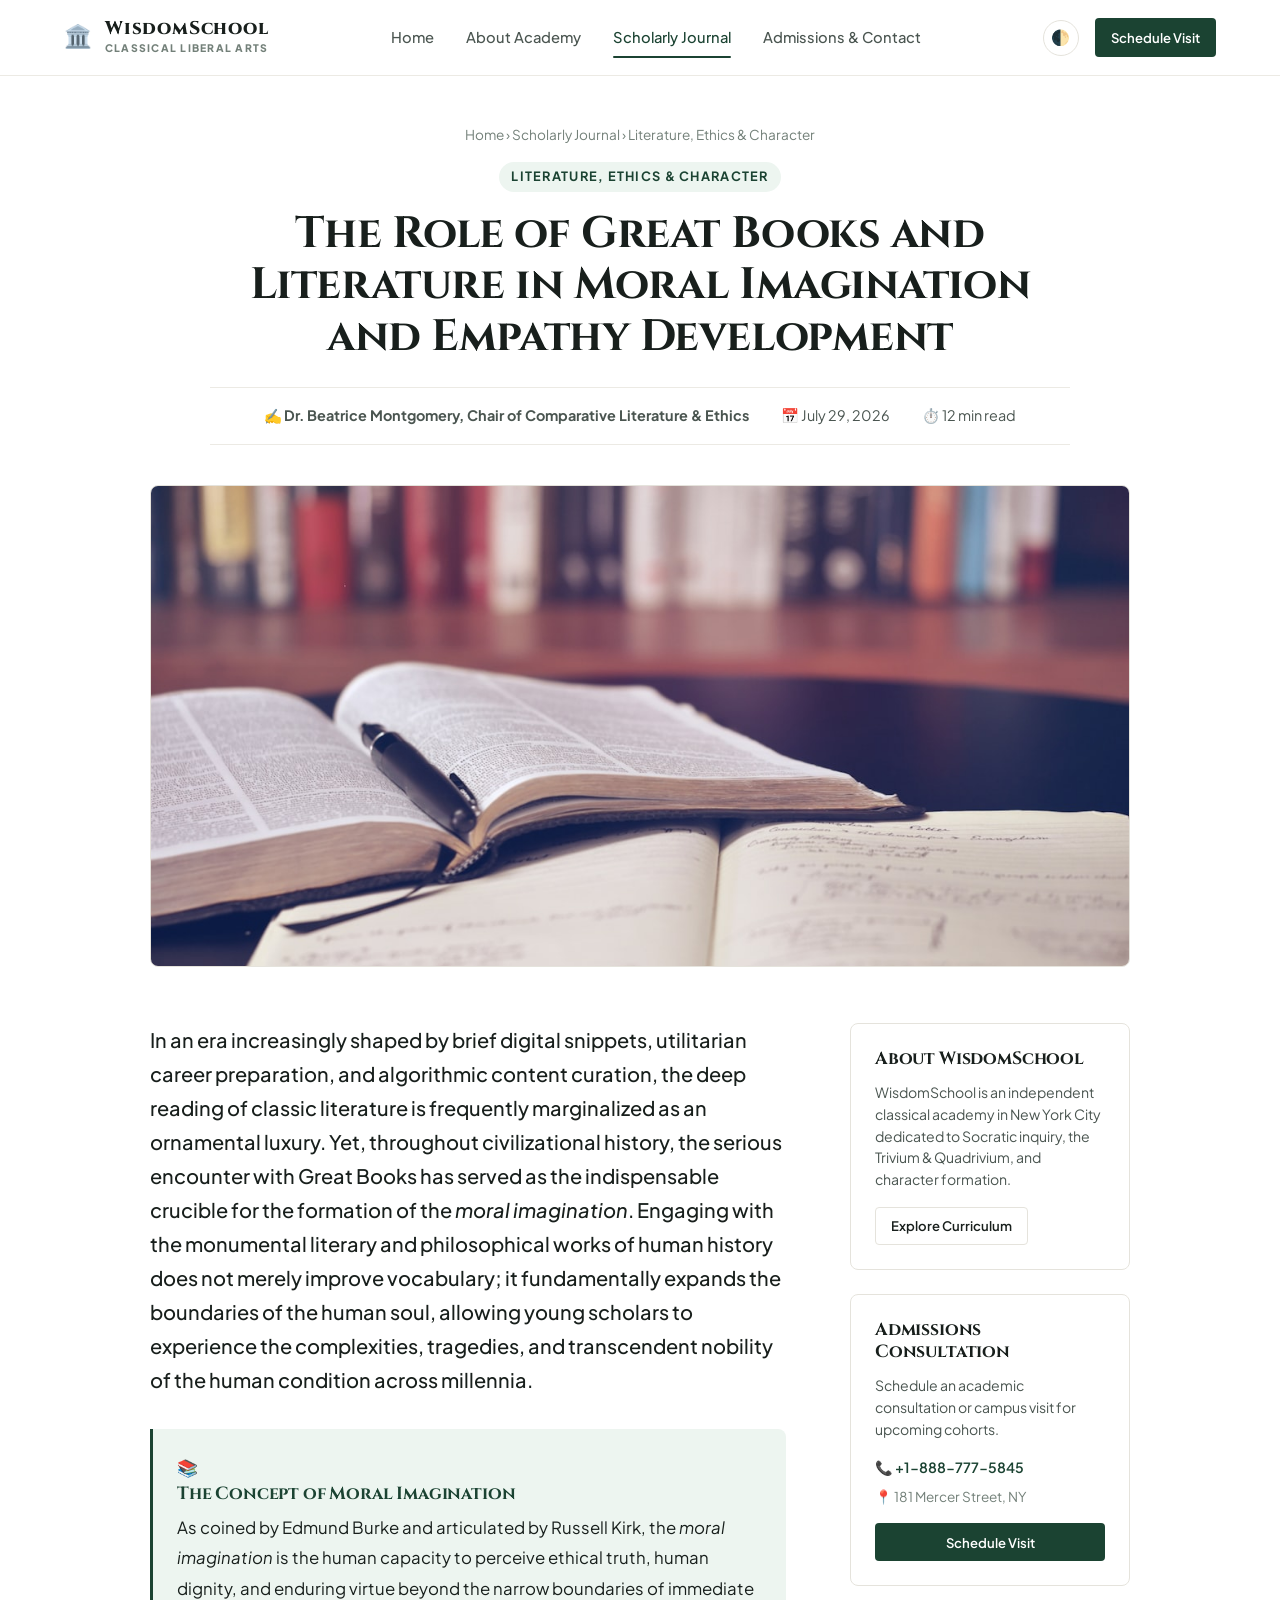
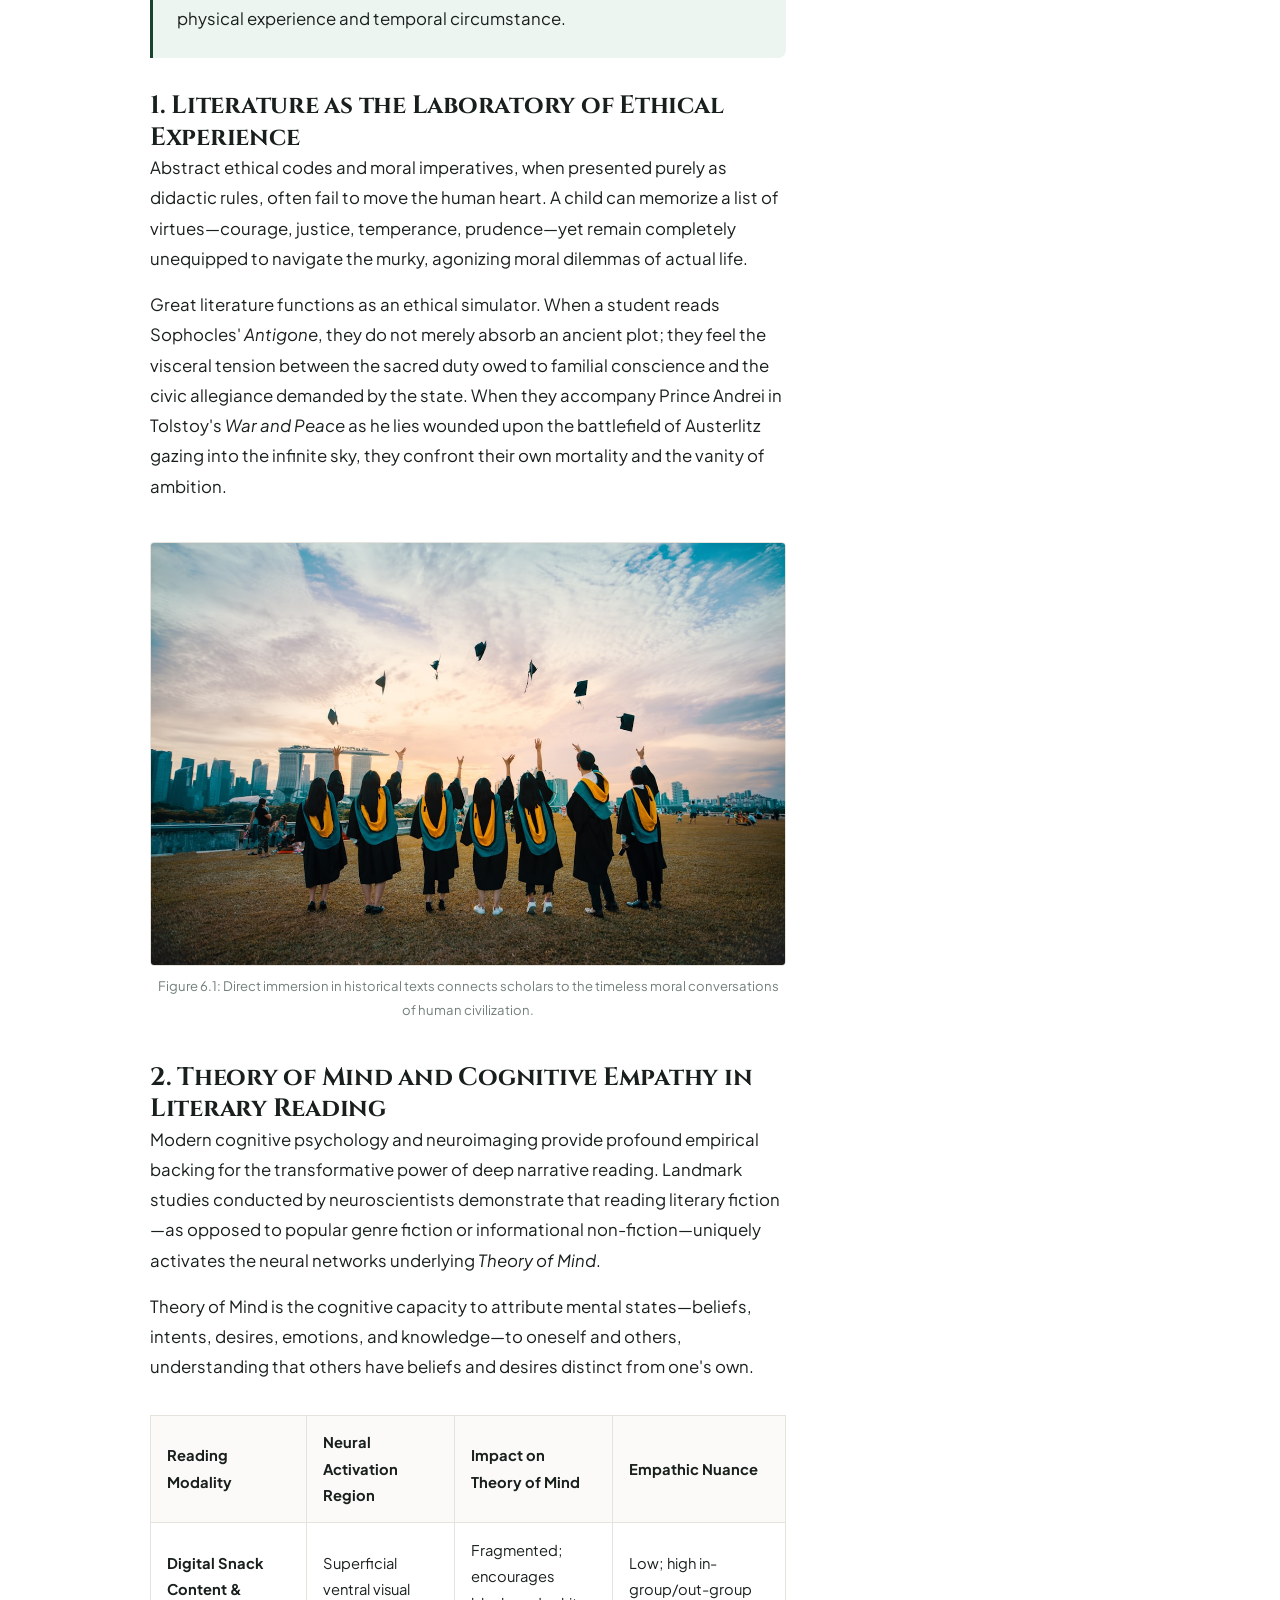
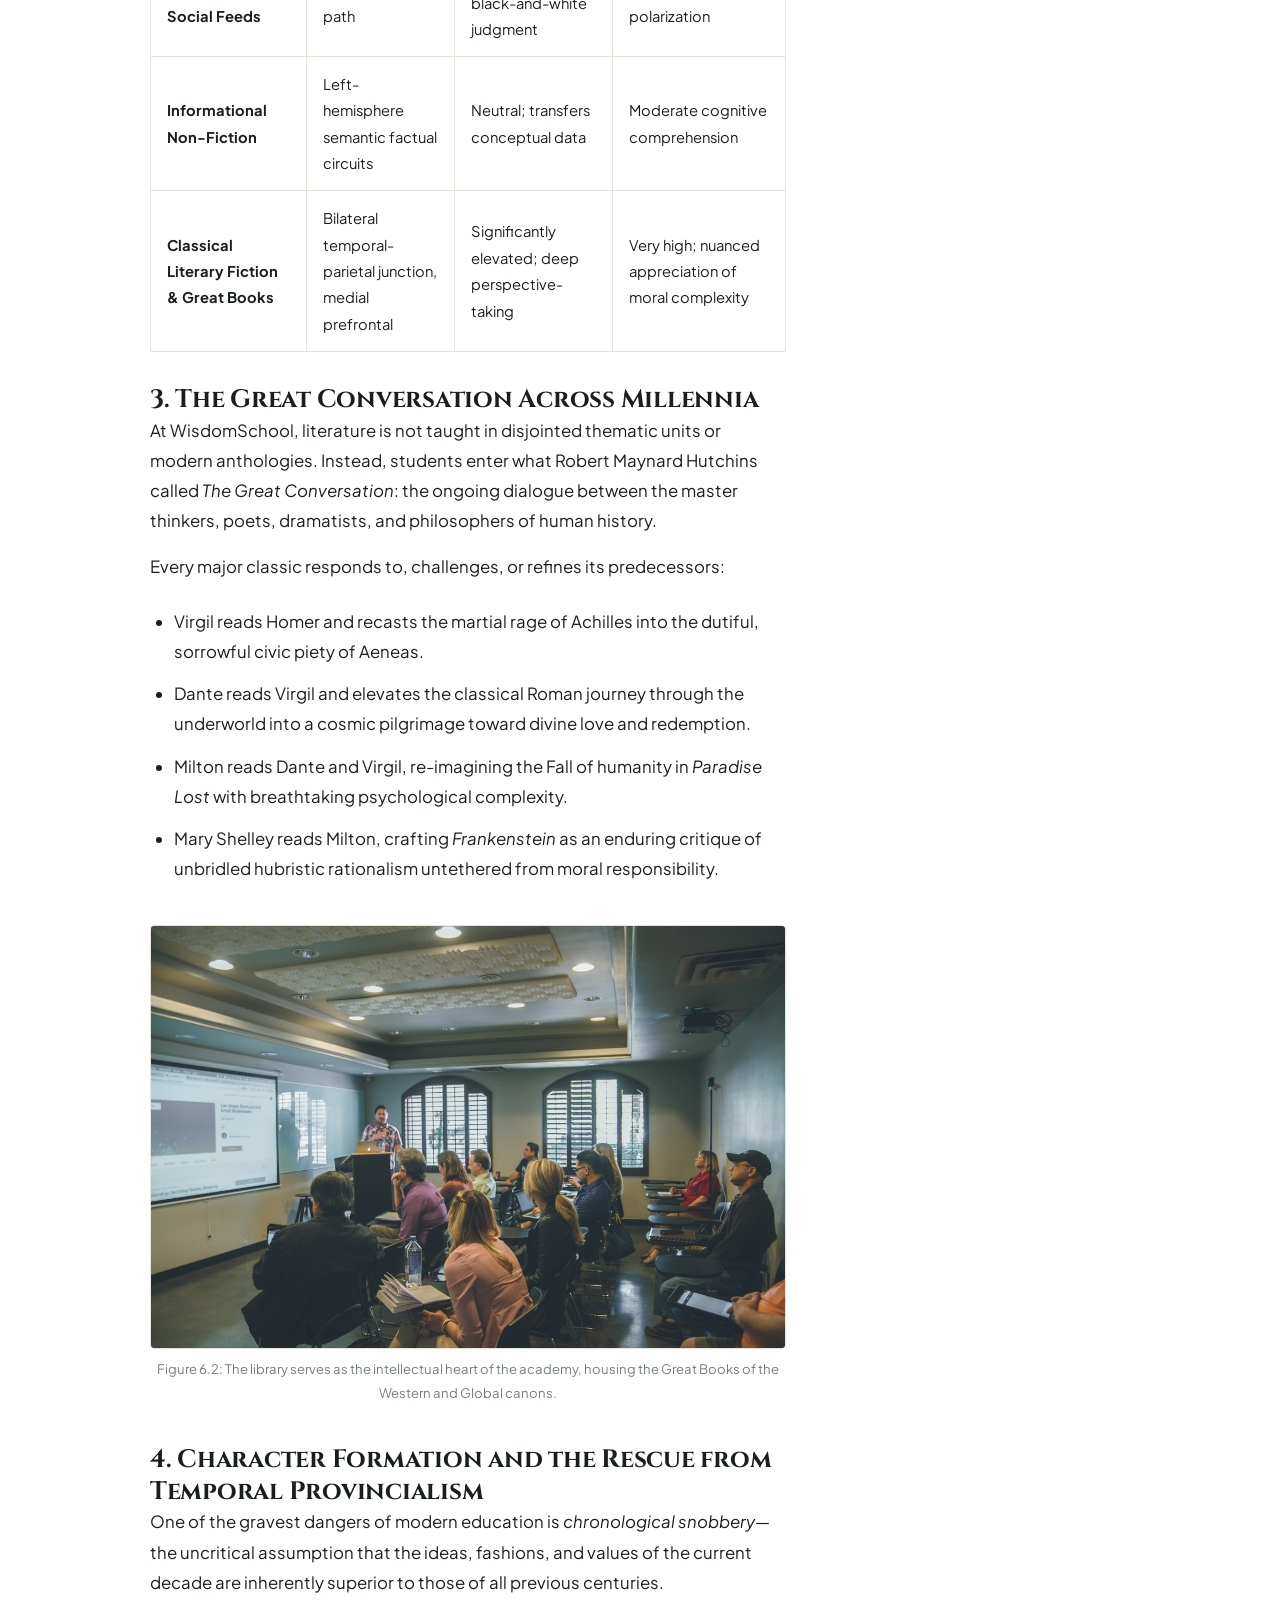
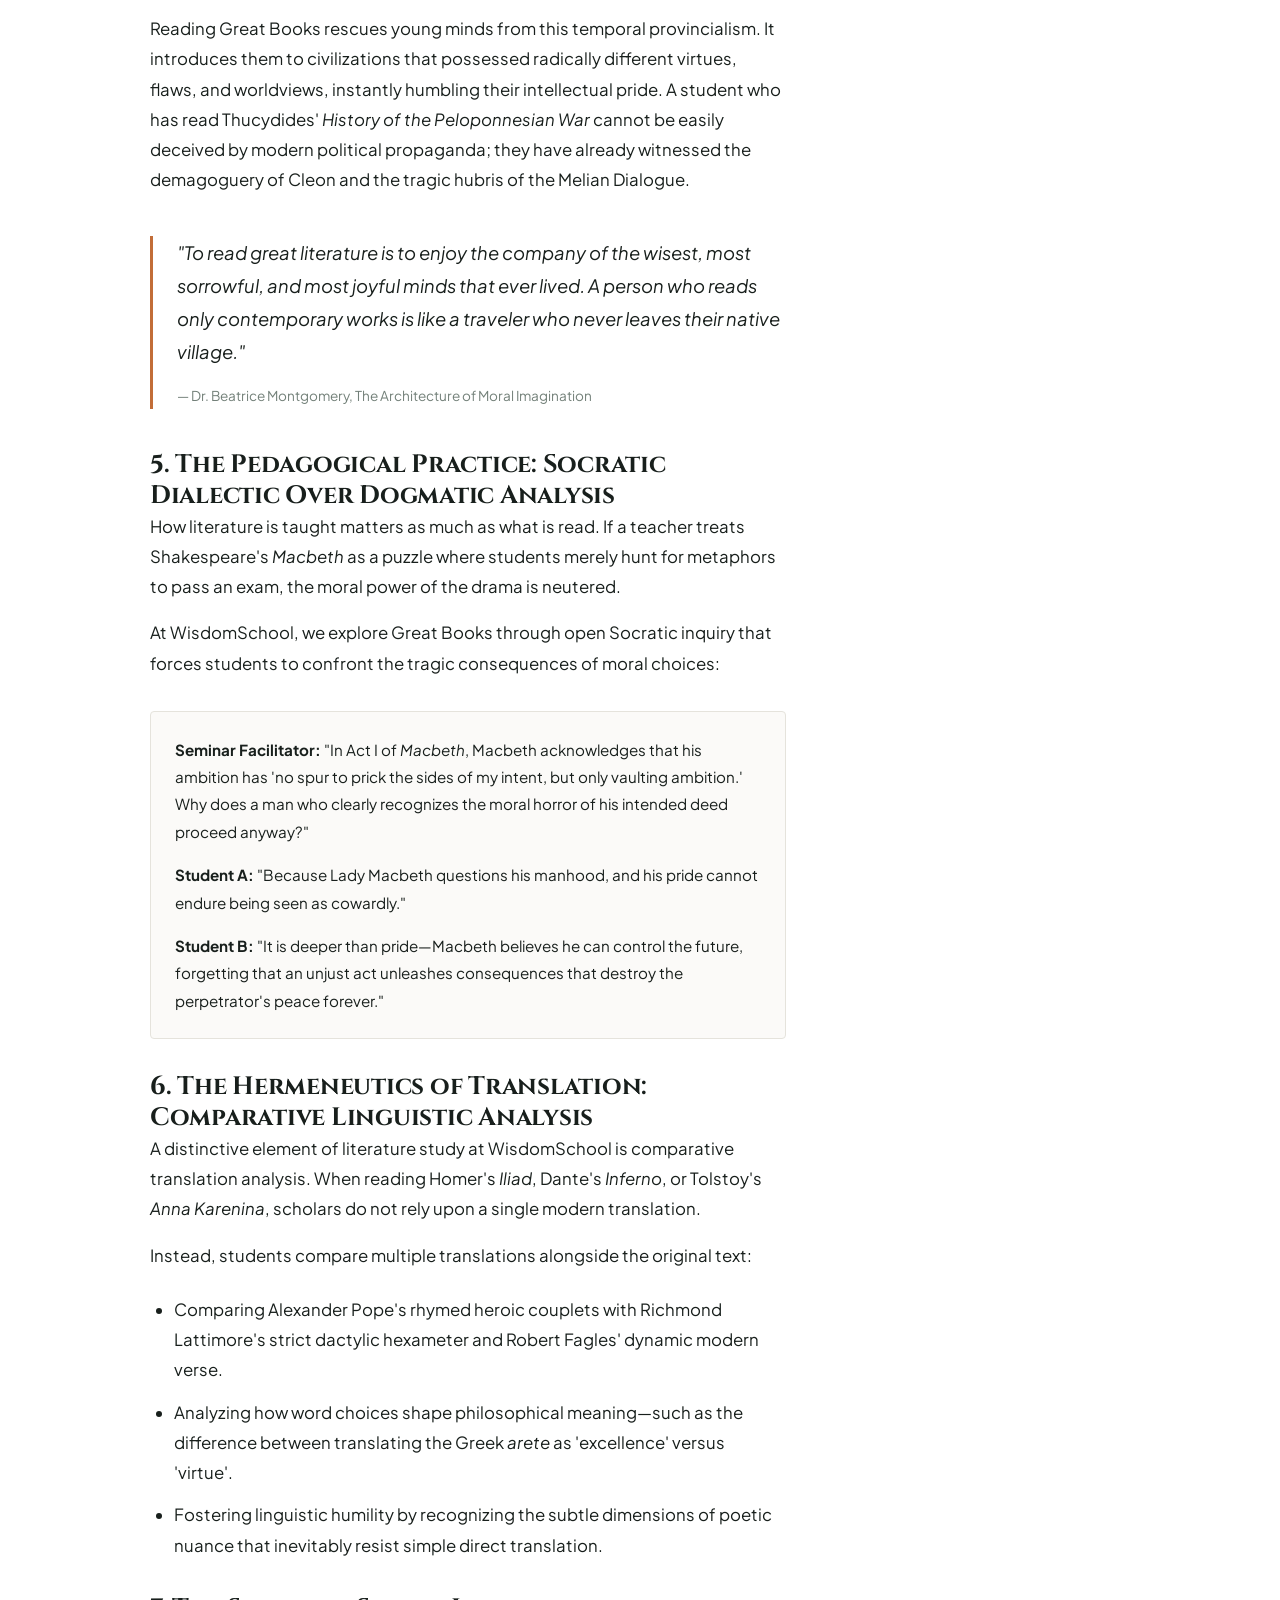
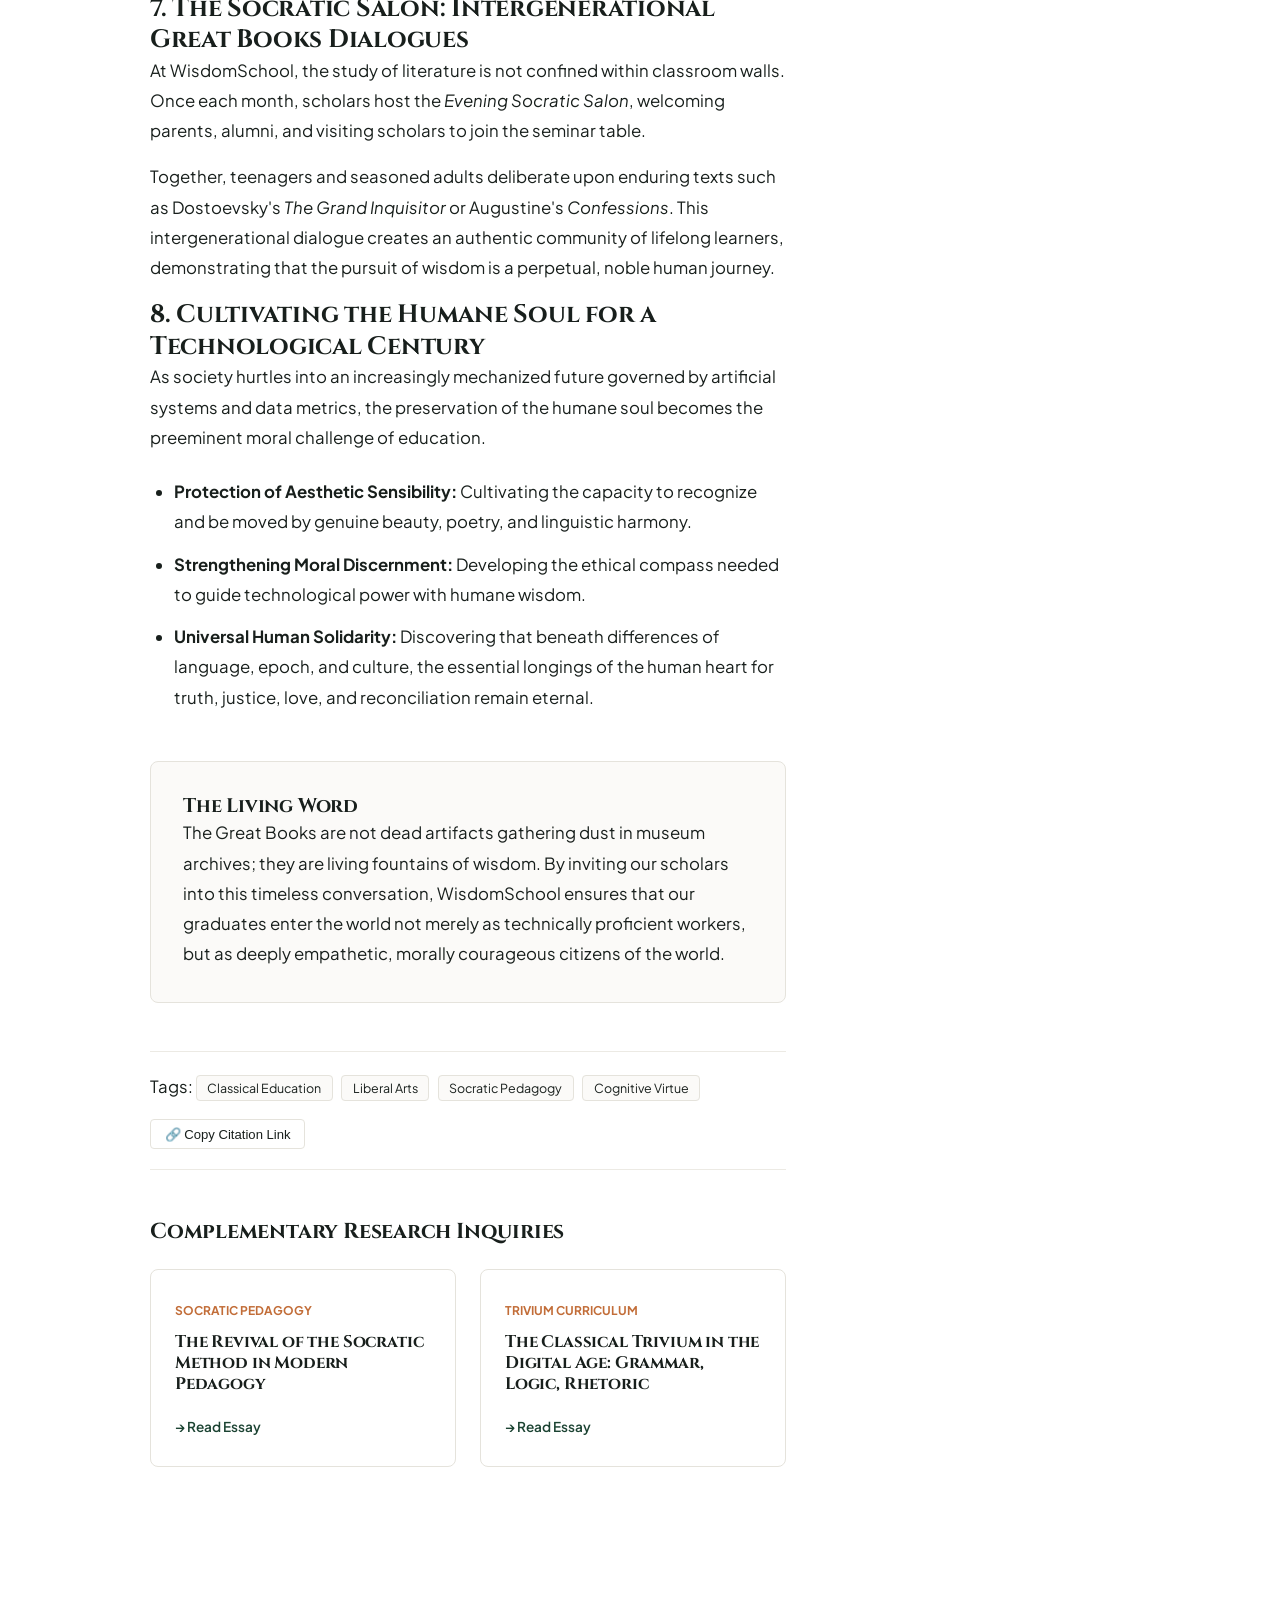
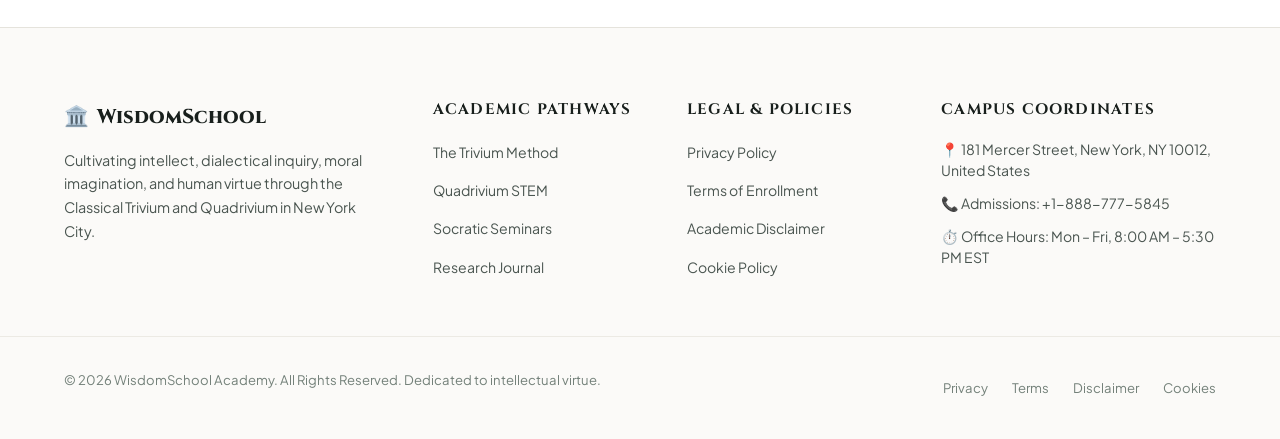
<file: blog/the-role-of-great-books-and-literature-in-moral-imagination-and-empathy-development.html>
<!DOCTYPE html>
<html lang="en">
<head>
    <!-- Google Tag Manager / GA4 -->
    <script async src="https://www.googletagmanager.com/gtag/js?id=G-0LY0HY7L01"></script>
    <script>
      window.dataLayer = window.dataLayer || [];
      function gtag(){dataLayer.push(arguments);}
      gtag('js', new Date());
      gtag('config', 'G-0LY0HY7L01');
    </script>
    <meta charset="UTF-8">
    <meta name="viewport" content="width=device-width, initial-scale=1.0">
    <title>The Role of Great Books and Literature in Moral Imagination and Empathy Development | WisdomSchool Academy</title>
    <meta name="description" content="How engaging deeply with classical literature and foundational texts expands the moral imagination, builds cognitive empathy, and shapes ethical character.">
    <link rel="stylesheet" href="../style.css">
    <link rel="preconnect" href="https://fonts.googleapis.com">
    <link rel="preconnect" href="https://fonts.gstatic.com" crossorigin>
    <link href="https://fonts.googleapis.com/css2?family=Cinzel:wght@600;700;800;900&family=Plus+Jakarta+Sans:ital,wght@0,300;0,400;0,500;0,600;0,700;0,800;1,400;1,600&display=swap" rel="stylesheet">
</head>
<body data-theme="light">
    <!-- Header -->
    <header class="site-header">
        <div class="header-container">
            <a href="../index.html" class="brand-logo">
                <span class="brand-crest">🏛️</span>
                <div class="brand-text">
                    <span class="brand-name">WisdomSchool</span>
                    <span class="brand-sub">Classical Liberal Arts</span>
                </div>
            </a>
            <nav class="desktop-nav">
                <a href="../index.html" class="nav-link ">Home</a>
                <a href="../about.html" class="nav-link ">About Academy</a>
                <a href="../blog.html" class="nav-link active">Scholarly Journal</a>
                <a href="../contact.html" class="nav-link ">Admissions & Contact</a>
            </nav>
            <div class="header-actions">
                <button class="theme-toggle-btn" id="themeToggle" aria-label="Toggle Theme">
                    <span class="theme-icon">🌓</span>
                </button>
                <a href="../contact.html" class="btn btn-primary btn-sm">Schedule Visit</a>
                <button class="mobile-menu-btn" id="menuToggle" aria-label="Open Navigation Menu">
                    <span></span><span></span><span></span>
                </button>
            </div>
        </div>
    </header>

    <div class="mobile-drawer" id="mobileDrawer">
        <div class="mobile-drawer-header">
            <span class="brand-name">WisdomSchool</span>
            <button class="mobile-drawer-close" id="drawerClose">&times;</button>
        </div>
        <nav class="mobile-nav">
            <a href="../index.html" class="mobile-nav-link">Home</a>
            <a href="../about.html" class="mobile-nav-link">About Academy</a>
            <a href="../blog.html" class="mobile-nav-link">Scholarly Journal</a>
            <a href="../contact.html" class="mobile-nav-link">Admissions & Contact</a>
        </nav>
        <div class="mobile-drawer-footer">
            <p><strong>WisdomSchool Academy</strong></p>
            <p>181 Mercer Street, New York, NY 10012, United States</p>
            <p>Admissions: +1-888-777-5845</p>
        </div>
    </div>

        <main class="main-content">
            <article class="blog-post-article">
                <header class="article-header">
                    <div class="article-breadcrumbs">
                        <a href="../index.html">Home</a> &rsaquo; 
                        <a href="../blog.html">Scholarly Journal</a> &rsaquo; 
                        <span>Literature, Ethics & Character</span>
                    </div>
                    <span class="article-category-badge">Literature, Ethics & Character</span>
                    <h1 class="article-main-title">The Role of Great Books and Literature in Moral Imagination and Empathy Development</h1>
                    <div class="article-meta-bar">
                        <span>✍️ <strong>Dr. Beatrice Montgomery, Chair of Comparative Literature & Ethics</strong></span>
                        <span>📅 July 29, 2026</span>
                        <span>⏱️ 12 min read</span>
                    </div>
                </header>

                <div class="article-featured-media">
                <img src="../images/great-books-scholarly-reading.jpg" alt="The Role of Great Books and Literature in Moral Imagination and Empathy Development">
                </div>

                <div class="article-content-wrapper">
                    <div class="article-body-content">
                        
            <p class="lead-paragraph">
                In an era increasingly shaped by brief digital snippets, utilitarian career preparation, and algorithmic content curation, the deep reading of classic literature is frequently marginalized as an ornamental luxury. Yet, throughout civilizational history, the serious encounter with Great Books has served as the indispensable crucible for the formation of the <em>moral imagination</em>. Engaging with the monumental literary and philosophical works of human history does not merely improve vocabulary; it fundamentally expands the boundaries of the human soul, allowing young scholars to experience the complexities, tragedies, and transcendent nobility of the human condition across millennia.
            </p>

            <div class="scholarly-callout">
                <div class="callout-icon">📚</div>
                <div class="callout-body">
                    <h4>The Concept of Moral Imagination</h4>
                    <p>
                        As coined by Edmund Burke and articulated by Russell Kirk, the <em>moral imagination</em> is the human capacity to perceive ethical truth, human dignity, and enduring virtue beyond the narrow boundaries of immediate physical experience and temporal circumstance.
                    </p>
                </div>
            </div>

            <h2>1. Literature as the Laboratory of Ethical Experience</h2>
            <p>
                Abstract ethical codes and moral imperatives, when presented purely as didactic rules, often fail to move the human heart. A child can memorize a list of virtues—courage, justice, temperance, prudence—yet remain completely unequipped to navigate the murky, agonizing moral dilemmas of actual life.
            </p>
            <p>
                Great literature functions as an ethical simulator. When a student reads Sophocles' <em>Antigone</em>, they do not merely absorb an ancient plot; they feel the visceral tension between the sacred duty owed to familial conscience and the civic allegiance demanded by the state. When they accompany Prince Andrei in Tolstoy's <em>War and Peace</em> as he lies wounded upon the battlefield of Austerlitz gazing into the infinite sky, they confront their own mortality and the vanity of ambition.
            </p>

            <div class="article-inner-image">
                <img src="../images/hero-classical-academy-campus.jpg" alt="Rare book archives and scholarly manuscripts preserved in temperature-controlled reading room">
                <span class="image-caption">Figure 6.1: Direct immersion in historical texts connects scholars to the timeless moral conversations of human civilization.</span>
            </div>

            <h2>2. Theory of Mind and Cognitive Empathy in Literary Reading</h2>
            <p>
                Modern cognitive psychology and neuroimaging provide profound empirical backing for the transformative power of deep narrative reading. Landmark studies conducted by neuroscientists demonstrate that reading literary fiction—as opposed to popular genre fiction or informational non-fiction—uniquely activates the neural networks underlying <em>Theory of Mind</em>.
            </p>
            <p>
                Theory of Mind is the cognitive capacity to attribute mental states—beliefs, intents, desires, emotions, and knowledge—to oneself and others, understanding that others have beliefs and desires distinct from one's own.
            </p>

            <table class="academic-comparison-table">
                <thead>
                    <tr>
                        <th>Reading Modality</th>
                        <th>Neural Activation Region</th>
                        <th>Impact on Theory of Mind</th>
                        <th>Empathic Nuance</th>
                    </tr>
                </thead>
                <tbody>
                    <tr>
                        <td><strong>Digital Snack Content & Social Feeds</strong></td>
                        <td>Superficial ventral visual path</td>
                        <td>Fragmented; encourages black-and-white judgment</td>
                        <td>Low; high in-group/out-group polarization</td>
                    </tr>
                    <tr>
                        <td><strong>Informational Non-Fiction</strong></td>
                        <td>Left-hemisphere semantic factual circuits</td>
                        <td>Neutral; transfers conceptual data</td>
                        <td>Moderate cognitive comprehension</td>
                    </tr>
                    <tr>
                        <td><strong>Classical Literary Fiction & Great Books</strong></td>
                        <td>Bilateral temporal-parietal junction, medial prefrontal</td>
                        <td>Significantly elevated; deep perspective-taking</td>
                        <td>Very high; nuanced appreciation of moral complexity</td>
                    </tr>
                </tbody>
            </table>

            <h2>3. The Great Conversation Across Millennia</h2>
            <p>
                At WisdomSchool, literature is not taught in disjointed thematic units or modern anthologies. Instead, students enter what Robert Maynard Hutchins called <em>The Great Conversation</em>: the ongoing dialogue between the master thinkers, poets, dramatists, and philosophers of human history.
            </p>
            <p>
                Every major classic responds to, challenges, or refines its predecessors:
            </p>
            <ul class="academic-checklist">
                <li>Virgil reads Homer and recasts the martial rage of Achilles into the dutiful, sorrowful civic piety of Aeneas.</li>
                <li>Dante reads Virgil and elevates the classical Roman journey through the underworld into a cosmic pilgrimage toward divine love and redemption.</li>
                <li>Milton reads Dante and Virgil, re-imagining the Fall of humanity in <em>Paradise Lost</em> with breathtaking psychological complexity.</li>
                <li>Mary Shelley reads Milton, crafting <em>Frankenstein</em> as an enduring critique of unbridled hubristic rationalism untethered from moral responsibility.</li>
            </ul>

            <div class="article-inner-image">
                <img src="../images/socratic-seminar-student-discussion.jpg" alt="Scholars reading leather-bound volumes in the classical library gallery">
                <span class="image-caption">Figure 6.2: The library serves as the intellectual heart of the academy, housing the Great Books of the Western and Global canons.</span>
            </div>

            <h2>4. Character Formation and the Rescue from Temporal Provincialism</h2>
            <p>
                One of the gravest dangers of modern education is <em>chronological snobbery</em>—the uncritical assumption that the ideas, fashions, and values of the current decade are inherently superior to those of all previous centuries.
            </p>
            <p>
                Reading Great Books rescues young minds from this temporal provincialism. It introduces them to civilizations that possessed radically different virtues, flaws, and worldviews, instantly humbling their intellectual pride. A student who has read Thucydides' <em>History of the Peloponnesian War</em> cannot be easily deceived by modern political propaganda; they have already witnessed the demagoguery of Cleon and the tragic hubris of the Melian Dialogue.
            </p>
            <blockquote class="scholarly-quote">
                <p>
                    "To read great literature is to enjoy the company of the wisest, most sorrowful, and most joyful minds that ever lived. A person who reads only contemporary works is like a traveler who never leaves their native village."
                </p>
                <cite>&mdash; Dr. Beatrice Montgomery, The Architecture of Moral Imagination</cite>
            </blockquote>

            <h2>5. The Pedagogical Practice: Socratic Dialectic Over Dogmatic Analysis</h2>
            <p>
                How literature is taught matters as much as what is read. If a teacher treats Shakespeare's <em>Macbeth</em> as a puzzle where students merely hunt for metaphors to pass an exam, the moral power of the drama is neutered.
            </p>
            <p>
                At WisdomSchool, we explore Great Books through open Socratic inquiry that forces students to confront the tragic consequences of moral choices:
            </p>
            <div class="transcript-box">
                <p><strong>Seminar Facilitator:</strong> "In Act I of <em>Macbeth</em>, Macbeth acknowledges that his ambition has 'no spur to prick the sides of my intent, but only vaulting ambition.' Why does a man who clearly recognizes the moral horror of his intended deed proceed anyway?"</p>
                <p><strong>Student A:</strong> "Because Lady Macbeth questions his manhood, and his pride cannot endure being seen as cowardly."</p>
                <p><strong>Student B:</strong> "It is deeper than pride—Macbeth believes he can control the future, forgetting that an unjust act unleashes consequences that destroy the perpetrator's peace forever."</p>
            </div>

            <h2>6. The Hermeneutics of Translation: Comparative Linguistic Analysis</h2>
            <p>
                A distinctive element of literature study at WisdomSchool is comparative translation analysis. When reading Homer's <em>Iliad</em>, Dante's <em>Inferno</em>, or Tolstoy's <em>Anna Karenina</em>, scholars do not rely upon a single modern translation.
            </p>
            <p>
                Instead, students compare multiple translations alongside the original text:
            </p>
            <ul class="academic-checklist">
                <li>Comparing Alexander Pope's rhymed heroic couplets with Richmond Lattimore's strict dactylic hexameter and Robert Fagles' dynamic modern verse.</li>
                <li>Analyzing how word choices shape philosophical meaning—such as the difference between translating the Greek <em>arete</em> as 'excellence' versus 'virtue'.</li>
                <li>Fostering linguistic humility by recognizing the subtle dimensions of poetic nuance that inevitably resist simple direct translation.</li>
            </ul>

            <h2>7. The Socratic Salon: Intergenerational Great Books Dialogues</h2>
            <p>
                At WisdomSchool, the study of literature is not confined within classroom walls. Once each month, scholars host the <em>Evening Socratic Salon</em>, welcoming parents, alumni, and visiting scholars to join the seminar table.
            </p>
            <p>
                Together, teenagers and seasoned adults deliberate upon enduring texts such as Dostoevsky's <em>The Grand Inquisitor</em> or Augustine's <em>Confessions</em>. This intergenerational dialogue creates an authentic community of lifelong learners, demonstrating that the pursuit of wisdom is a perpetual, noble human journey.
            </p>

            <h2>8. Cultivating the Humane Soul for a Technological Century</h2>
            <p>
                As society hurtles into an increasingly mechanized future governed by artificial systems and data metrics, the preservation of the humane soul becomes the preeminent moral challenge of education.
            </p>
            <ul class="academic-checklist">
                <li><strong>Protection of Aesthetic Sensibility:</strong> Cultivating the capacity to recognize and be moved by genuine beauty, poetry, and linguistic harmony.</li>
                <li><strong>Strengthening Moral Discernment:</strong> Developing the ethical compass needed to guide technological power with humane wisdom.</li>
                <li><strong>Universal Human Solidarity:</strong> Discovering that beneath differences of language, epoch, and culture, the essential longings of the human heart for truth, justice, love, and reconciliation remain eternal.</li>
            </ul>

            <div class="conclusion-box">
                <h3>The Living Word</h3>
                <p>
                    The Great Books are not dead artifacts gathering dust in museum archives; they are living fountains of wisdom. By inviting our scholars into this timeless conversation, WisdomSchool ensures that our graduates enter the world not merely as technically proficient workers, but as deeply empathetic, morally courageous citizens of the world.
                </p>
            </div>
        

                        <div class="article-tags-share">
                            <div>
                                <span>Tags:</span>
                                <span class="tag-badge">Classical Education</span>
                                <span class="tag-badge">Liberal Arts</span>
                                <span class="tag-badge">Socratic Pedagogy</span>
                                <span class="tag-badge">Cognitive Virtue</span>
                            </div>
                            <div>
                                <button class="share-btn" onclick="navigator.clipboard.writeText(window.location.href); alert('Citation link copied to clipboard!');">🔗 Copy Citation Link</button>
                            </div>
                        </div>

                        <!-- Related Articles Navigation -->
                        <div class="related-essays-box">
                            <h3 class="related-heading">Complementary Research Inquiries</h3>
                            <div class="related-essays-grid">
                                <a href="the-revival-of-the-socratic-method-in-modern-pedagogy-critical-dialogue-and-cognitive-autonomy.html" class="related-essay-card">
                                    <span class="card-cat">Socratic Pedagogy</span>
                                    <h4>The Revival of the Socratic Method in Modern Pedagogy</h4>
                                    <span class="card-arrow">&rarr; Read Essay</span>
                                </a>
                                <a href="the-classical-trivium-in-the-digital-age-grammar-logic-and-rhetoric-for-future-minds.html" class="related-essay-card">
                                    <span class="card-cat">Trivium Curriculum</span>
                                    <h4>The Classical Trivium in the Digital Age: Grammar, Logic, Rhetoric</h4>
                                    <span class="card-arrow">&rarr; Read Essay</span>
                                </a>
                            </div>
                        </div>
                    </div>

                    <!-- Sticky Sidebar -->
                    <aside class="article-sidebar">
                        <div class="sidebar-widget">
                            <h3>About WisdomSchool</h3>
                            <p>WisdomSchool is an independent classical academy in New York City dedicated to Socratic inquiry, the Trivium & Quadrivium, and character formation.</p>
                            <a href="../about.html" class="btn btn-outline btn-sm">Explore Curriculum</a>
                        </div>

                        <div class="sidebar-widget">
                            <h3>Admissions Consultation</h3>
                            <p>Schedule an academic consultation or campus visit for upcoming cohorts.</p>
                            <p style="font-weight: 600; color: var(--brand-primary); margin-bottom: 0.5rem;">📞 +1-888-777-5845</p>
                            <p style="font-size: 0.85rem; color: var(--text-muted); margin-bottom: 1rem;">📍 181 Mercer Street, NY</p>
                            <a href="../contact.html" class="btn btn-primary btn-sm" style="width: 100%;">Schedule Visit</a>
                        </div>
                    </aside>
                </div>
            </article>
        </main>
            <!-- Site Footer -->
    <footer class="site-footer">
        <div class="footer-top">
            <div class="footer-col brand-col">
                <div class="footer-logo">
                    <span>🏛️</span>
                    <span>WisdomSchool</span>
                </div>
                <p class="footer-desc">
                    Cultivating intellect, dialectical inquiry, moral imagination, and human virtue through the Classical Trivium and Quadrivium in New York City.
                </p>
            </div>

            <div class="footer-col links-col">
                <h4 class="footer-heading">Academic Pathways</h4>
                <ul class="footer-links">
                    <li><a href="../about.html">The Trivium Method</a></li>
                    <li><a href="../about.html">Quadrivium STEM</a></li>
                    <li><a href="../about.html">Socratic Seminars</a></li>
                    <li><a href="../blog.html">Research Journal</a></li>
                </ul>
            </div>

            <div class="footer-col links-col">
                <h4 class="footer-heading">Legal & Policies</h4>
                <ul class="footer-links">
                    <li><a href="../privacy.html">Privacy Policy</a></li>
                    <li><a href="../terms.html">Terms of Enrollment</a></li>
                    <li><a href="../disclaimer.html">Academic Disclaimer</a></li>
                    <li><a href="../cookies.html">Cookie Policy</a></li>
                </ul>
            </div>

            <div class="footer-col footer-contact">
                <h4 class="footer-heading">Campus Coordinates</h4>
                <p>📍 181 Mercer Street, New York, NY 10012, United States</p>
                <p>📞 Admissions: +1-888-777-5845</p>
                <p>⏱️ Office Hours: Mon &ndash; Fri, 8:00 AM &ndash; 5:30 PM EST</p>
            </div>
        </div>

        <div class="footer-bottom">
            <div class="footer-bottom-container">
                <p class="copyright-text">
                    &copy; 2026 WisdomSchool Academy. All Rights Reserved. Dedicated to intellectual virtue.
                </p>
                <div class="footer-bottom-links">
                    <a href="../privacy.html">Privacy</a>
                    <a href="../terms.html">Terms</a>
                    <a href="../disclaimer.html">Disclaimer</a>
                    <a href="../cookies.html">Cookies</a>
                </div>
            </div>
        </div>
    </footer>

    <script src="../script.js"></script>
</body>
</html>
</file>
<file: style.css>
/* ==========================================================================
   WisdomSchool - Modern Academic Atelier & Editorial Minimalist Stylesheet
   Clean, simple, highly readable, distinct layout
   ========================================================================== */

:root {
    /* Color Palette - Clean Ivy Editorial */
    --bg-primary: #ffffff;
    --bg-secondary: #fbfaf8;
    --bg-tertiary: #f4f2ee;
    --bg-card: #ffffff;
    --bg-accent-soft: #edf5f0;
    
    --text-primary: #181f1c;
    --text-secondary: #4a5550;
    --text-muted: #738079;
    --text-inverse: #ffffff;
    
    --brand-primary: #1b4332; /* Deep Ivy Forest */
    --brand-primary-hover: #143326;
    --brand-accent: #c26d38; /* Warm Ochre Terracotta */
    --brand-accent-hover: #a6582a;
    --brand-sage: #40916c;
    
    --border-color: #e5e3dc;
    --border-subtle: #eceae4;
    --border-focus: #1b4332;
    
    --font-heading: 'Cinzel', serif;
    --font-body: 'Plus Jakarta Sans', -apple-system, BlinkMacSystemFont, sans-serif;
    
    --radius-sm: 4px;
    --radius-md: 8px;
    --radius-lg: 16px;
    --radius-pill: 9999px;
    
    --shadow-subtle: 0 1px 3px rgba(0,0,0,0.04), 0 1px 2px rgba(0,0,0,0.02);
    --shadow-md: 0 4px 12px rgba(0,0,0,0.06);
    --shadow-lg: 0 12px 28px rgba(0,0,0,0.08);
    
    --max-width: 1200px;
    --header-height: 76px;
    --transition-fast: 0.2s cubic-bezier(0.16, 1, 0.3, 1);
    --transition-smooth: 0.35s cubic-bezier(0.16, 1, 0.3, 1);
}

[data-theme="dark"] {
    --bg-primary: #0f1614;
    --bg-secondary: #141d1a;
    --bg-tertiary: #1a2522;
    --bg-card: #141d1a;
    --bg-accent-soft: #182e25;
    
    --text-primary: #f0f4f2;
    --text-secondary: #a8b5af;
    --text-muted: #71827a;
    --text-inverse: #0f1614;
    
    --brand-primary: #40916c;
    --brand-primary-hover: #52b788;
    --brand-accent: #e07a5f;
    --brand-accent-hover: #f48c6f;
    --brand-sage: #74c69d;
    
    --border-color: #263630;
    --border-subtle: #1e2b26;
    --border-focus: #40916c;
    
    --shadow-subtle: 0 1px 3px rgba(0,0,0,0.3);
    --shadow-md: 0 4px 12px rgba(0,0,0,0.4);
    --shadow-lg: 0 12px 28px rgba(0,0,0,0.5);
}

/* ==========================================================================
   Reset & Base Styles
   ========================================================================== */
*, *::before, *::after {
    box-sizing: border-box;
    margin: 0;
    padding: 0;
}

html {
    font-size: 16px;
    scroll-behavior: smooth;
    -webkit-text-size-adjust: 100%;
}

body {
    background-color: var(--bg-primary);
    color: var(--text-primary);
    font-family: var(--font-body);
    font-size: 1rem;
    line-height: 1.65;
    transition: background-color var(--transition-smooth), color var(--transition-smooth);
    overflow-x: hidden;
}

h1, h2, h3, h4, h5, h6 {
    font-family: var(--font-heading);
    color: var(--text-primary);
    line-height: 1.25;
    letter-spacing: -0.01em;
    font-weight: 700;
}

a {
    color: inherit;
    text-decoration: none;
    transition: color var(--transition-fast);
}

img {
    max-width: 100%;
    height: auto;
    display: block;
}

p {
    margin-bottom: 1rem;
}

p:last-child {
    margin-bottom: 0;
}

/* ==========================================================================
   Utility Classes & Layout Containers
   ========================================================================== */
.container {
    max-width: var(--max-width);
    margin: 0 auto;
    padding: 0 1.5rem;
}

.section-py {
    padding: 5rem 0;
}

.section-py-sm {
    padding: 3rem 0;
}

.bg-alt {
    background-color: var(--bg-secondary);
}

.bg-accent-wash {
    background-color: var(--bg-accent-soft);
}

.text-center {
    text-align: center;
}

.eyebrow-badge {
    display: inline-flex;
    align-items: center;
    gap: 0.5rem;
    font-size: 0.78rem;
    text-transform: uppercase;
    letter-spacing: 0.12em;
    font-weight: 700;
    color: var(--brand-primary);
    background-color: var(--bg-accent-soft);
    padding: 0.35rem 0.85rem;
    border-radius: var(--radius-pill);
    border: 1px solid rgba(27, 67, 50, 0.15);
    margin-bottom: 1rem;
}

.section-title {
    font-size: 2.25rem;
    margin-bottom: 1rem;
}

.section-subtitle {
    font-size: 1.05rem;
    color: var(--text-secondary);
    max-width: 680px;
    margin: 0 auto 3rem auto;
    line-height: 1.6;
}

/* Buttons */
.btn {
    display: inline-flex;
    align-items: center;
    justify-content: center;
    gap: 0.5rem;
    font-family: var(--font-body);
    font-size: 0.92rem;
    font-weight: 600;
    padding: 0.75rem 1.4rem;
    border-radius: var(--radius-sm);
    cursor: pointer;
    border: 1px solid transparent;
    transition: all var(--transition-fast);
    white-space: nowrap;
}

.btn-primary {
    background-color: var(--brand-primary);
    color: #ffffff;
}

.btn-primary:hover {
    background-color: var(--brand-primary-hover);
    transform: translateY(-1px);
    box-shadow: var(--shadow-subtle);
}

.btn-outline {
    background-color: transparent;
    color: var(--text-primary);
    border-color: var(--border-color);
}

.btn-outline:hover {
    background-color: var(--bg-secondary);
    border-color: var(--text-primary);
}

.btn-accent {
    background-color: var(--brand-accent);
    color: #ffffff;
}

.btn-accent:hover {
    background-color: var(--brand-accent-hover);
    transform: translateY(-1px);
}

.btn-sm {
    padding: 0.45rem 0.95rem;
    font-size: 0.82rem;
}

/* Reading Progress Bar */
.reading-progress-bar {
    position: fixed;
    top: 0;
    left: 0;
    width: 0%;
    height: 3px;
    background-color: var(--brand-accent);
    z-index: 1000;
    transition: width 0.1s ease;
}

/* ==========================================================================
   Header & Navigation (Clean Minimalist Single-Line)
   ========================================================================== */
.site-header {
    position: sticky;
    top: 0;
    background-color: var(--bg-primary);
    border-bottom: 1px solid var(--border-subtle);
    z-index: 900;
    height: var(--header-height);
    display: flex;
    align-items: center;
    transition: background-color var(--transition-smooth), border-color var(--transition-smooth);
}

.header-container {
    display: flex;
    align-items: center;
    justify-content: space-between;
    width: 100%;
    max-width: var(--max-width);
    margin: 0 auto;
    padding: 0 1.5rem;
    white-space: nowrap;
}

.brand-logo {
    display: flex;
    align-items: center;
    gap: 0.75rem;
    font-weight: 800;
    font-size: 1.3rem;
    color: var(--text-primary);
    font-family: var(--font-heading);
    letter-spacing: 0.04em;
}

.brand-crest {
    font-size: 1.4rem;
    line-height: 1;
}

.brand-text {
    display: flex;
    flex-direction: column;
}

.brand-name {
    font-size: 1.15rem;
    line-height: 1.1;
    font-weight: 800;
}

.brand-sub {
    font-size: 0.65rem;
    text-transform: uppercase;
    letter-spacing: 0.12em;
    color: var(--text-muted);
    font-family: var(--font-body);
}

.desktop-nav {
    display: flex;
    align-items: center;
    gap: 2rem;
}

.nav-link {
    font-size: 0.92rem;
    font-weight: 500;
    color: var(--text-secondary);
    position: relative;
    padding: 0.5rem 0;
    transition: color var(--transition-fast);
}

.nav-link:hover, .nav-link.active {
    color: var(--brand-primary);
}

.nav-link.active::after {
    content: '';
    position: absolute;
    bottom: 0;
    left: 0;
    width: 100%;
    height: 2px;
    background-color: var(--brand-primary);
    border-radius: var(--radius-pill);
}

.header-actions {
    display: flex;
    align-items: center;
    gap: 1rem;
}

.theme-toggle-btn {
    background: transparent;
    border: 1px solid var(--border-color);
    width: 36px;
    height: 36px;
    border-radius: 50%;
    display: flex;
    align-items: center;
    justify-content: center;
    cursor: pointer;
    font-size: 0.95rem;
    color: var(--text-primary);
    transition: all var(--transition-fast);
}

.theme-toggle-btn:hover {
    background-color: var(--bg-secondary);
    border-color: var(--text-primary);
}

.mobile-menu-btn {
    display: none;
    background: none;
    border: none;
    cursor: pointer;
    flex-direction: column;
    gap: 5px;
    padding: 5px;
}

.mobile-menu-btn span {
    display: block;
    width: 22px;
    height: 2px;
    background-color: var(--text-primary);
    transition: all var(--transition-fast);
}

/* Mobile Drawer */
.mobile-drawer {
    position: fixed;
    top: 0;
    right: -100%;
    width: 300px;
    height: 100vh;
    background-color: var(--bg-card);
    border-left: 1px solid var(--border-color);
    box-shadow: var(--shadow-lg);
    z-index: 1000;
    display: flex;
    flex-direction: column;
    justify-content: space-between;
    padding: 2rem;
    transition: right var(--transition-smooth);
}

.mobile-drawer.open {
    right: 0;
}

.mobile-drawer-header {
    display: flex;
    align-items: center;
    justify-content: space-between;
    margin-bottom: 2rem;
}

.mobile-drawer-close {
    background: none;
    border: none;
    font-size: 1.8rem;
    cursor: pointer;
    color: var(--text-primary);
}

.mobile-nav {
    display: flex;
    flex-direction: column;
    gap: 1.25rem;
}

.mobile-nav-link {
    font-size: 1.1rem;
    font-weight: 600;
    color: var(--text-primary);
}

.mobile-nav-link.active {
    color: var(--brand-primary);
}

.mobile-drawer-footer {
    font-size: 0.85rem;
    color: var(--text-muted);
    border-top: 1px solid var(--border-subtle);
    padding-top: 1.5rem;
}

/* ==========================================================================
   Editorial Hero Section (Unique Clean Split)
   ========================================================================== */
.hero-editorial {
    padding: 4.5rem 0 5rem 0;
    border-bottom: 1px solid var(--border-subtle);
}

.hero-grid {
    display: grid;
    grid-template-columns: 1.15fr 0.85fr;
    gap: 4rem;
    align-items: center;
}

.hero-content {
    max-width: 600px;
}

.hero-title {
    font-size: 3.25rem;
    line-height: 1.12;
    margin-bottom: 1.5rem;
    font-weight: 800;
}

.hero-title em {
    font-style: italic;
    color: var(--brand-primary);
    font-weight: 400;
}

.hero-lead {
    font-size: 1.12rem;
    color: var(--text-secondary);
    line-height: 1.7;
    margin-bottom: 2rem;
}

.hero-actions {
    display: flex;
    align-items: center;
    gap: 1rem;
    margin-bottom: 3rem;
}

.hero-metrics {
    display: grid;
    grid-template-columns: repeat(3, 1fr);
    gap: 1.5rem;
    border-top: 1px solid var(--border-subtle);
    padding-top: 2rem;
}

.metric-item {
    display: flex;
    flex-direction: column;
}

.metric-val {
    font-family: var(--font-heading);
    font-size: 1.6rem;
    font-weight: 800;
    color: var(--brand-primary);
    line-height: 1;
    margin-bottom: 0.35rem;
}

.metric-lbl {
    font-size: 0.8rem;
    color: var(--text-muted);
    text-transform: uppercase;
    letter-spacing: 0.05em;
}

.hero-image-wrapper {
    position: relative;
}

.hero-image-frame {
    border-radius: var(--radius-md);
    overflow: hidden;
    box-shadow: var(--shadow-lg);
    border: 1px solid var(--border-color);
}

.hero-image-frame img {
    width: 100%;
    height: 480px;
    object-fit: cover;
}

.hero-floating-badge {
    position: absolute;
    bottom: -1.25rem;
    left: -1.25rem;
    background-color: var(--bg-card);
    border: 1px solid var(--border-color);
    padding: 1rem 1.25rem;
    border-radius: var(--radius-sm);
    box-shadow: var(--shadow-md);
    display: flex;
    align-items: center;
    gap: 0.85rem;
    max-width: 260px;
}

.badge-icon {
    font-size: 1.5rem;
}

.badge-text-title {
    font-size: 0.85rem;
    font-weight: 700;
    line-height: 1.2;
}

.badge-text-sub {
    font-size: 0.72rem;
    color: var(--text-muted);
}

/* ==========================================================================
   Unique Academic Pillars (Horizontal Showcase)
   ========================================================================== */
.pillars-showcase {
    display: grid;
    grid-template-columns: repeat(4, 1fr);
    gap: 1.5rem;
}

.pillar-card {
    background-color: var(--bg-card);
    border: 1px solid var(--border-color);
    border-radius: var(--radius-md);
    padding: 2rem 1.5rem;
    transition: all var(--transition-fast);
    display: flex;
    flex-direction: column;
    justify-content: space-between;
}

.pillar-card:hover {
    border-color: var(--brand-primary);
    transform: translateY(-3px);
    box-shadow: var(--shadow-md);
}

.pillar-num {
    font-family: var(--font-heading);
    font-size: 1.1rem;
    font-weight: 700;
    color: var(--brand-accent);
    margin-bottom: 1.25rem;
    display: block;
}

.pillar-icon {
    font-size: 2rem;
    margin-bottom: 1rem;
}

.pillar-title {
    font-size: 1.25rem;
    margin-bottom: 0.75rem;
}

.pillar-desc {
    font-size: 0.92rem;
    color: var(--text-secondary);
    line-height: 1.6;
    margin-bottom: 1.5rem;
}

.pillar-focus {
    font-size: 0.82rem;
    font-weight: 600;
    color: var(--brand-primary);
    border-top: 1px solid var(--border-subtle);
    padding-top: 1rem;
}

/* ==========================================================================
   Sequential Academic Timeline ("A Day in the Life")
   ========================================================================== */
.timeline-stepper {
    max-width: 860px;
    margin: 0 auto;
    position: relative;
}

.timeline-stepper::before {
    content: '';
    position: absolute;
    top: 0;
    bottom: 0;
    left: 24px;
    width: 2px;
    background-color: var(--border-color);
}

.timeline-step {
    position: relative;
    padding-left: 68px;
    margin-bottom: 3rem;
}

.timeline-step:last-child {
    margin-bottom: 0;
}

.step-marker {
    position: absolute;
    left: 10px;
    top: 0;
    width: 30px;
    height: 30px;
    border-radius: 50%;
    background-color: var(--bg-card);
    border: 2px solid var(--brand-primary);
    display: flex;
    align-items: center;
    justify-content: center;
    font-size: 0.8rem;
    font-weight: 700;
    color: var(--brand-primary);
    z-index: 2;
}

.step-content {
    background-color: var(--bg-card);
    border: 1px solid var(--border-color);
    border-radius: var(--radius-md);
    padding: 1.75rem 2rem;
    box-shadow: var(--shadow-subtle);
}

.step-time {
    display: inline-block;
    font-size: 0.8rem;
    font-weight: 700;
    text-transform: uppercase;
    letter-spacing: 0.08em;
    color: var(--brand-accent);
    margin-bottom: 0.5rem;
}

.step-title {
    font-size: 1.35rem;
    margin-bottom: 0.75rem;
}

.step-desc {
    font-size: 0.95rem;
    color: var(--text-secondary);
    line-height: 1.65;
}

/* ==========================================================================
   Developmental Cohort Navigator (Interactive Stepper)
   ========================================================================== */
.cohort-tabs {
    display: flex;
    justify-content: center;
    gap: 0.75rem;
    margin-bottom: 2.5rem;
    flex-wrap: wrap;
}

.cohort-tab-btn {
    background-color: var(--bg-card);
    border: 1px solid var(--border-color);
    padding: 0.75rem 1.5rem;
    border-radius: var(--radius-sm);
    font-family: var(--font-body);
    font-size: 0.92rem;
    font-weight: 600;
    color: var(--text-secondary);
    cursor: pointer;
    transition: all var(--transition-fast);
}

.cohort-tab-btn:hover {
    border-color: var(--brand-primary);
    color: var(--text-primary);
}

.cohort-tab-btn.active {
    background-color: var(--brand-primary);
    color: #ffffff;
    border-color: var(--brand-primary);
}

.cohort-pane {
    display: none;
    background-color: var(--bg-card);
    border: 1px solid var(--border-color);
    border-radius: var(--radius-md);
    padding: 3rem;
    box-shadow: var(--shadow-subtle);
}

.cohort-pane.active {
    display: grid;
    grid-template-columns: 1fr 1fr;
    gap: 3rem;
    align-items: center;
}

.cohort-pane-info h3 {
    font-size: 1.85rem;
    margin-bottom: 0.5rem;
}

.cohort-age-badge {
    display: inline-block;
    font-size: 0.82rem;
    font-weight: 700;
    color: var(--brand-accent);
    margin-bottom: 1.25rem;
}

.cohort-pane-info p {
    color: var(--text-secondary);
    margin-bottom: 1.5rem;
    line-height: 1.7;
}

.cohort-curriculum-list {
    list-style: none;
    display: flex;
    flex-direction: column;
    gap: 0.75rem;
}

.cohort-curriculum-list li {
    display: flex;
    align-items: center;
    gap: 0.75rem;
    font-size: 0.95rem;
    color: var(--text-primary);
    font-weight: 500;
}

.cohort-curriculum-list li::before {
    content: '✓';
    color: var(--brand-primary);
    font-weight: 800;
}

.cohort-pane-media img {
    width: 100%;
    height: 360px;
    object-fit: cover;
    border-radius: var(--radius-sm);
    border: 1px solid var(--border-color);
}

/* ==========================================================================
   Faculty Deans & Mentors (Clean Minimal Profile Row)
   ========================================================================== */
.faculty-grid {
    display: grid;
    grid-template-columns: repeat(3, 1fr);
    gap: 2rem;
}

.faculty-card {
    background-color: var(--bg-card);
    border: 1px solid var(--border-color);
    border-radius: var(--radius-md);
    overflow: hidden;
    transition: all var(--transition-fast);
}

.faculty-card:hover {
    border-color: var(--brand-primary);
    box-shadow: var(--shadow-md);
}

.faculty-img-wrapper {
    height: 240px;
    overflow: hidden;
}

.faculty-img-wrapper img {
    width: 100%;
    height: 100%;
    object-fit: cover;
    transition: transform var(--transition-smooth);
}

.faculty-card:hover .faculty-img-wrapper img {
    transform: scale(1.03);
}

.faculty-content {
    padding: 1.5rem;
}

.faculty-name {
    font-size: 1.2rem;
    margin-bottom: 0.25rem;
}

.faculty-role {
    font-size: 0.82rem;
    color: var(--brand-primary);
    font-weight: 600;
    margin-bottom: 0.75rem;
}

.faculty-bio {
    font-size: 0.88rem;
    color: var(--text-secondary);
    line-height: 1.55;
}

/* ==========================================================================
   Admissions Invitation Banner
   ========================================================================== */
.admissions-banner {
    background-color: var(--brand-primary);
    color: #ffffff;
    border-radius: var(--radius-md);
    padding: 3.5rem;
    display: grid;
    grid-template-columns: 1.4fr 0.6fr;
    gap: 3rem;
    align-items: center;
}

.admissions-banner h2 {
    color: #ffffff;
    font-size: 2.25rem;
    margin-bottom: 1rem;
}

.admissions-banner p {
    color: rgba(255, 255, 255, 0.85);
    font-size: 1.05rem;
    line-height: 1.65;
    margin-bottom: 1.5rem;
}

.admissions-contacts-inline {
    display: flex;
    gap: 2rem;
    font-size: 0.95rem;
    color: rgba(255, 255, 255, 0.9);
}

.admissions-action-side {
    display: flex;
    flex-direction: column;
    align-items: flex-start;
    justify-content: center;
    gap: 1rem;
}

/* ==========================================================================
   Blog & Journal Styles (Clean Editorial Layout)
   ========================================================================== */
.journal-index-grid {
    display: grid;
    grid-template-columns: repeat(3, 1fr);
    gap: 2rem;
}

.journal-card {
    background-color: var(--bg-card);
    border: 1px solid var(--border-color);
    border-radius: var(--radius-md);
    overflow: hidden;
    display: flex;
    flex-direction: column;
    transition: all var(--transition-fast);
}

.journal-card:hover {
    border-color: var(--brand-primary);
    transform: translateY(-3px);
    box-shadow: var(--shadow-md);
}

.journal-card-media {
    height: 200px;
    overflow: hidden;
}

.journal-card-media img {
    width: 100%;
    height: 100%;
    object-fit: cover;
}

.journal-card-body {
    padding: 1.5rem;
    display: flex;
    flex-direction: column;
    flex-grow: 1;
    justify-content: space-between;
}

.journal-category {
    font-size: 0.75rem;
    text-transform: uppercase;
    letter-spacing: 0.1em;
    font-weight: 700;
    color: var(--brand-accent);
    margin-bottom: 0.5rem;
}

.journal-title {
    font-size: 1.15rem;
    line-height: 1.35;
    margin-bottom: 0.75rem;
}

.journal-excerpt {
    font-size: 0.88rem;
    color: var(--text-secondary);
    line-height: 1.6;
    margin-bottom: 1.25rem;
}

.journal-meta {
    font-size: 0.8rem;
    color: var(--text-muted);
    display: flex;
    justify-content: space-between;
    border-top: 1px solid var(--border-subtle);
    padding-top: 0.85rem;
}

/* Single Blog Post Layout */
.blog-post-article {
    padding: 3rem 0 5rem 0;
}

.article-header {
    max-width: 860px;
    margin: 0 auto 2.5rem auto;
    text-align: center;
}

.article-breadcrumbs {
    font-size: 0.85rem;
    color: var(--text-muted);
    margin-bottom: 1rem;
}

.article-breadcrumbs a:hover {
    color: var(--brand-primary);
}

.article-category-badge {
    display: inline-block;
    font-size: 0.8rem;
    font-weight: 700;
    text-transform: uppercase;
    letter-spacing: 0.1em;
    color: var(--brand-primary);
    background-color: var(--bg-accent-soft);
    padding: 0.25rem 0.75rem;
    border-radius: var(--radius-pill);
    margin-bottom: 1rem;
}

.article-main-title {
    font-size: 2.75rem;
    line-height: 1.18;
    margin-bottom: 1.5rem;
}

.article-meta-bar {
    display: flex;
    align-items: center;
    justify-content: center;
    gap: 2rem;
    font-size: 0.9rem;
    color: var(--text-secondary);
    border-top: 1px solid var(--border-subtle);
    border-bottom: 1px solid var(--border-subtle);
    padding: 1rem 0;
}

.article-featured-media {
    max-width: 980px;
    margin: 0 auto 3.5rem auto;
    border-radius: var(--radius-md);
    overflow: hidden;
    border: 1px solid var(--border-color);
}

.article-featured-media img {
    width: 100%;
    height: 480px;
    object-fit: cover;
}

.article-content-wrapper {
    display: grid;
    grid-template-columns: 1fr 280px;
    gap: 4rem;
    max-width: 980px;
    margin: 0 auto;
}

.article-body-content {
    font-size: 1.05rem;
    line-height: 1.8;
    color: var(--text-primary);
}

.lead-paragraph {
    font-size: 1.25rem;
    line-height: 1.7;
    color: var(--text-primary);
    font-weight: 500;
    margin-bottom: 2rem;
}

.scholarly-callout {
    background-color: var(--bg-accent-soft);
    border-left: 3px solid var(--brand-primary);
    padding: 1.5rem;
    border-radius: 0 var(--radius-md) var(--radius-md) 0;
    margin: 2rem 0;
}

.scholarly-callout h4 {
    font-size: 1.1rem;
    margin-bottom: 0.5rem;
    color: var(--brand-primary);
}

.academic-checklist, .academic-ordered-list {
    margin: 1.5rem 0 2rem 1.5rem;
}

.academic-checklist li, .academic-ordered-list li {
    margin-bottom: 0.75rem;
}

.academic-comparison-table {
    width: 100%;
    border-collapse: collapse;
    margin: 2rem 0;
    font-size: 0.92rem;
}

.academic-comparison-table th, .academic-comparison-table td {
    padding: 0.85rem 1rem;
    border: 1px solid var(--border-color);
    text-align: left;
}

.academic-comparison-table th {
    background-color: var(--bg-secondary);
    font-weight: 700;
}

.article-inner-image {
    margin: 2.5rem 0;
}

.article-inner-image img {
    border-radius: var(--radius-sm);
    border: 1px solid var(--border-color);
}

.image-caption {
    display: block;
    font-size: 0.82rem;
    color: var(--text-muted);
    margin-top: 0.5rem;
    text-align: center;
}

.scholarly-quote {
    border-left: 3px solid var(--brand-accent);
    padding-left: 1.5rem;
    margin: 2.5rem 0;
    font-style: italic;
    font-size: 1.15rem;
    color: var(--text-primary);
}

.scholarly-quote cite {
    display: block;
    font-size: 0.85rem;
    color: var(--text-muted);
    margin-top: 0.5rem;
    font-style: normal;
}

.transcript-box {
    background-color: var(--bg-secondary);
    border: 1px solid var(--border-color);
    border-radius: var(--radius-sm);
    padding: 1.5rem;
    margin: 2rem 0;
    font-size: 0.95rem;
}

.conclusion-box {
    background-color: var(--bg-secondary);
    border: 1px solid var(--border-color);
    border-radius: var(--radius-md);
    padding: 2rem;
    margin-top: 3rem;
}

.article-tags-share {
    display: flex;
    align-items: center;
    justify-content: space-between;
    border-top: 1px solid var(--border-subtle);
    border-bottom: 1px solid var(--border-subtle);
    padding: 1.25rem 0;
    margin: 3rem 0;
    flex-wrap: wrap;
    gap: 1rem;
}

.tag-badge {
    font-size: 0.78rem;
    background-color: var(--bg-secondary);
    border: 1px solid var(--border-color);
    padding: 0.25rem 0.65rem;
    border-radius: var(--radius-sm);
    margin-right: 0.35rem;
}

.share-btn {
    background: none;
    border: 1px solid var(--border-color);
    padding: 0.4rem 0.85rem;
    border-radius: var(--radius-sm);
    cursor: pointer;
    font-size: 0.82rem;
    color: var(--text-primary);
}

.share-btn:hover {
    background-color: var(--bg-secondary);
}

/* Sticky Article Sidebar */
.article-sidebar {
    position: sticky;
    top: calc(var(--header-height) + 2rem);
    height: fit-content;
    display: flex;
    flex-direction: column;
    gap: 1.5rem;
}

.sidebar-widget {
    background-color: var(--bg-card);
    border: 1px solid var(--border-color);
    border-radius: var(--radius-md);
    padding: 1.5rem;
}

.sidebar-widget h3 {
    font-size: 1.1rem;
    margin-bottom: 0.75rem;
}

.sidebar-widget p {
    font-size: 0.88rem;
    color: var(--text-secondary);
    line-height: 1.55;
    margin-bottom: 1rem;
}

/* Related Essays Grid */
.related-essays-box {
    margin-top: 3rem;
}

.related-heading {
    font-size: 1.35rem;
    margin-bottom: 1.5rem;
}

.related-essays-grid {
    display: grid;
    grid-template-columns: 1fr 1fr;
    gap: 1.5rem;
}

.related-essay-card {
    background-color: var(--bg-card);
    border: 1px solid var(--border-color);
    border-radius: var(--radius-md);
    padding: 1.5rem;
    transition: all var(--transition-fast);
}

.related-essay-card:hover {
    border-color: var(--brand-primary);
    transform: translateY(-2px);
}

.card-cat {
    font-size: 0.75rem;
    color: var(--brand-accent);
    text-transform: uppercase;
    font-weight: 700;
}

.related-essay-card h4 {
    font-size: 1.05rem;
    margin: 0.5rem 0 1rem 0;
}

.card-arrow {
    font-size: 0.85rem;
    font-weight: 600;
    color: var(--brand-primary);
}

/* ==========================================================================
   Static Pages (About, Contact, Legal)
   ========================================================================== */
.page-hero {
    padding: 4rem 0 3rem 0;
    text-align: center;
    border-bottom: 1px solid var(--border-subtle);
    margin-bottom: 4rem;
}

.page-hero-title {
    font-size: 2.75rem;
    margin-bottom: 1rem;
}

.page-hero-sub {
    font-size: 1.1rem;
    color: var(--text-secondary);
    max-width: 650px;
    margin: 0 auto;
}

.legal-content-box {
    max-width: 800px;
    margin: 0 auto;
    background-color: var(--bg-card);
    border: 1px solid var(--border-color);
    border-radius: var(--radius-md);
    padding: 3rem;
    line-height: 1.8;
}

.legal-content-box h2 {
    font-size: 1.5rem;
    margin: 2rem 0 1rem 0;
}

.legal-content-box p, .legal-content-box ul {
    margin-bottom: 1.25rem;
    color: var(--text-secondary);
}

/* Contact Grid */
.contact-layout-grid {
    display: grid;
    grid-template-columns: 1fr 1.2fr;
    gap: 4rem;
    align-items: flex-start;
}

.contact-info-panel {
    background-color: var(--bg-card);
    border: 1px solid var(--border-color);
    border-radius: var(--radius-md);
    padding: 2.5rem;
}

.contact-item {
    margin-bottom: 2rem;
}

.contact-item-title {
    font-size: 0.85rem;
    text-transform: uppercase;
    letter-spacing: 0.1em;
    color: var(--brand-accent);
    font-weight: 700;
    margin-bottom: 0.5rem;
}

.contact-item-val {
    font-size: 1.1rem;
    font-weight: 600;
    color: var(--text-primary);
}

.contact-form-panel {
    background-color: var(--bg-card);
    border: 1px solid var(--border-color);
    border-radius: var(--radius-md);
    padding: 2.5rem;
}

.form-group {
    margin-bottom: 1.5rem;
}

.form-label {
    display: block;
    font-size: 0.88rem;
    font-weight: 600;
    margin-bottom: 0.5rem;
}

.form-input, .form-textarea, .form-select {
    width: 100%;
    padding: 0.75rem 1rem;
    border: 1px solid var(--border-color);
    border-radius: var(--radius-sm);
    background-color: var(--bg-primary);
    color: var(--text-primary);
    font-family: var(--font-body);
    font-size: 0.95rem;
    transition: border-color var(--transition-fast);
}

.form-input:focus, .form-textarea:focus, .form-select:focus {
    outline: none;
    border-color: var(--brand-primary);
}

/* ==========================================================================
   Site Footer (Editorial Minimalist)
   ========================================================================== */
.site-footer {
    background-color: var(--bg-secondary);
    border-top: 1px solid var(--border-color);
    padding: 4.5rem 0 2rem 0;
    margin-top: 5rem;
}

.footer-top {
    max-width: var(--max-width);
    margin: 0 auto;
    padding: 0 1.5rem;
    display: grid;
    grid-template-columns: 1.4fr 0.9fr 0.9fr 1.2fr;
    gap: 3rem;
    margin-bottom: 3.5rem;
}

.footer-logo {
    display: flex;
    align-items: center;
    gap: 0.5rem;
    font-family: var(--font-heading);
    font-size: 1.25rem;
    font-weight: 800;
    margin-bottom: 1rem;
}

.footer-desc {
    font-size: 0.9rem;
    color: var(--text-secondary);
    line-height: 1.65;
    margin-bottom: 1.5rem;
}

.footer-heading {
    font-size: 0.95rem;
    text-transform: uppercase;
    letter-spacing: 0.08em;
    font-weight: 700;
    margin-bottom: 1.25rem;
}

.footer-links {
    list-style: none;
    display: flex;
    flex-direction: column;
    gap: 0.75rem;
}

.footer-links a {
    font-size: 0.88rem;
    color: var(--text-secondary);
}

.footer-links a:hover {
    color: var(--brand-primary);
}

.footer-contact p {
    font-size: 0.88rem;
    color: var(--text-secondary);
    margin-bottom: 0.75rem;
    line-height: 1.5;
}

.footer-bottom {
    border-top: 1px solid var(--border-subtle);
    padding-top: 2rem;
}

.footer-bottom-container {
    max-width: var(--max-width);
    margin: 0 auto;
    padding: 0 1.5rem;
    display: flex;
    align-items: center;
    justify-content: space-between;
    font-size: 0.82rem;
    color: var(--text-muted);
    flex-wrap: wrap;
    gap: 1rem;
}

.footer-bottom-links {
    display: flex;
    gap: 1.5rem;
}

.footer-bottom-links a:hover {
    color: var(--text-primary);
}

/* ==========================================================================
   Responsive Breakpoints
   ========================================================================== */
@media (max-width: 1024px) {
    .hero-grid {
        grid-template-columns: 1fr;
        gap: 3rem;
    }
    
    .pillars-showcase {
        grid-template-columns: repeat(2, 1fr);
    }
    
    .footer-top {
        grid-template-columns: repeat(2, 1fr);
    }
    
    .article-content-wrapper {
        grid-template-columns: 1fr;
    }
    
    .article-sidebar {
        position: static;
    }
}

@media (max-width: 768px) {
    .desktop-nav, .header-actions .btn {
        display: none;
    }
    
    .mobile-menu-btn {
        display: flex;
    }
    
    .hero-title {
        font-size: 2.35rem;
    }
    
    .hero-metrics {
        grid-template-columns: 1fr;
        gap: 1rem;
    }
    
    .pillars-showcase {
        grid-template-columns: 1fr;
    }
    
    .cohort-pane.active {
        grid-template-columns: 1fr;
    }
    
    .faculty-grid, .journal-index-grid, .related-essays-grid {
        grid-template-columns: 1fr;
    }
    
    .admissions-banner {
        grid-template-columns: 1fr;
        padding: 2rem;
    }
    
    .contact-layout-grid {
        grid-template-columns: 1fr;
    }
    
    .footer-top {
        grid-template-columns: 1fr;
    }
}
</file>
